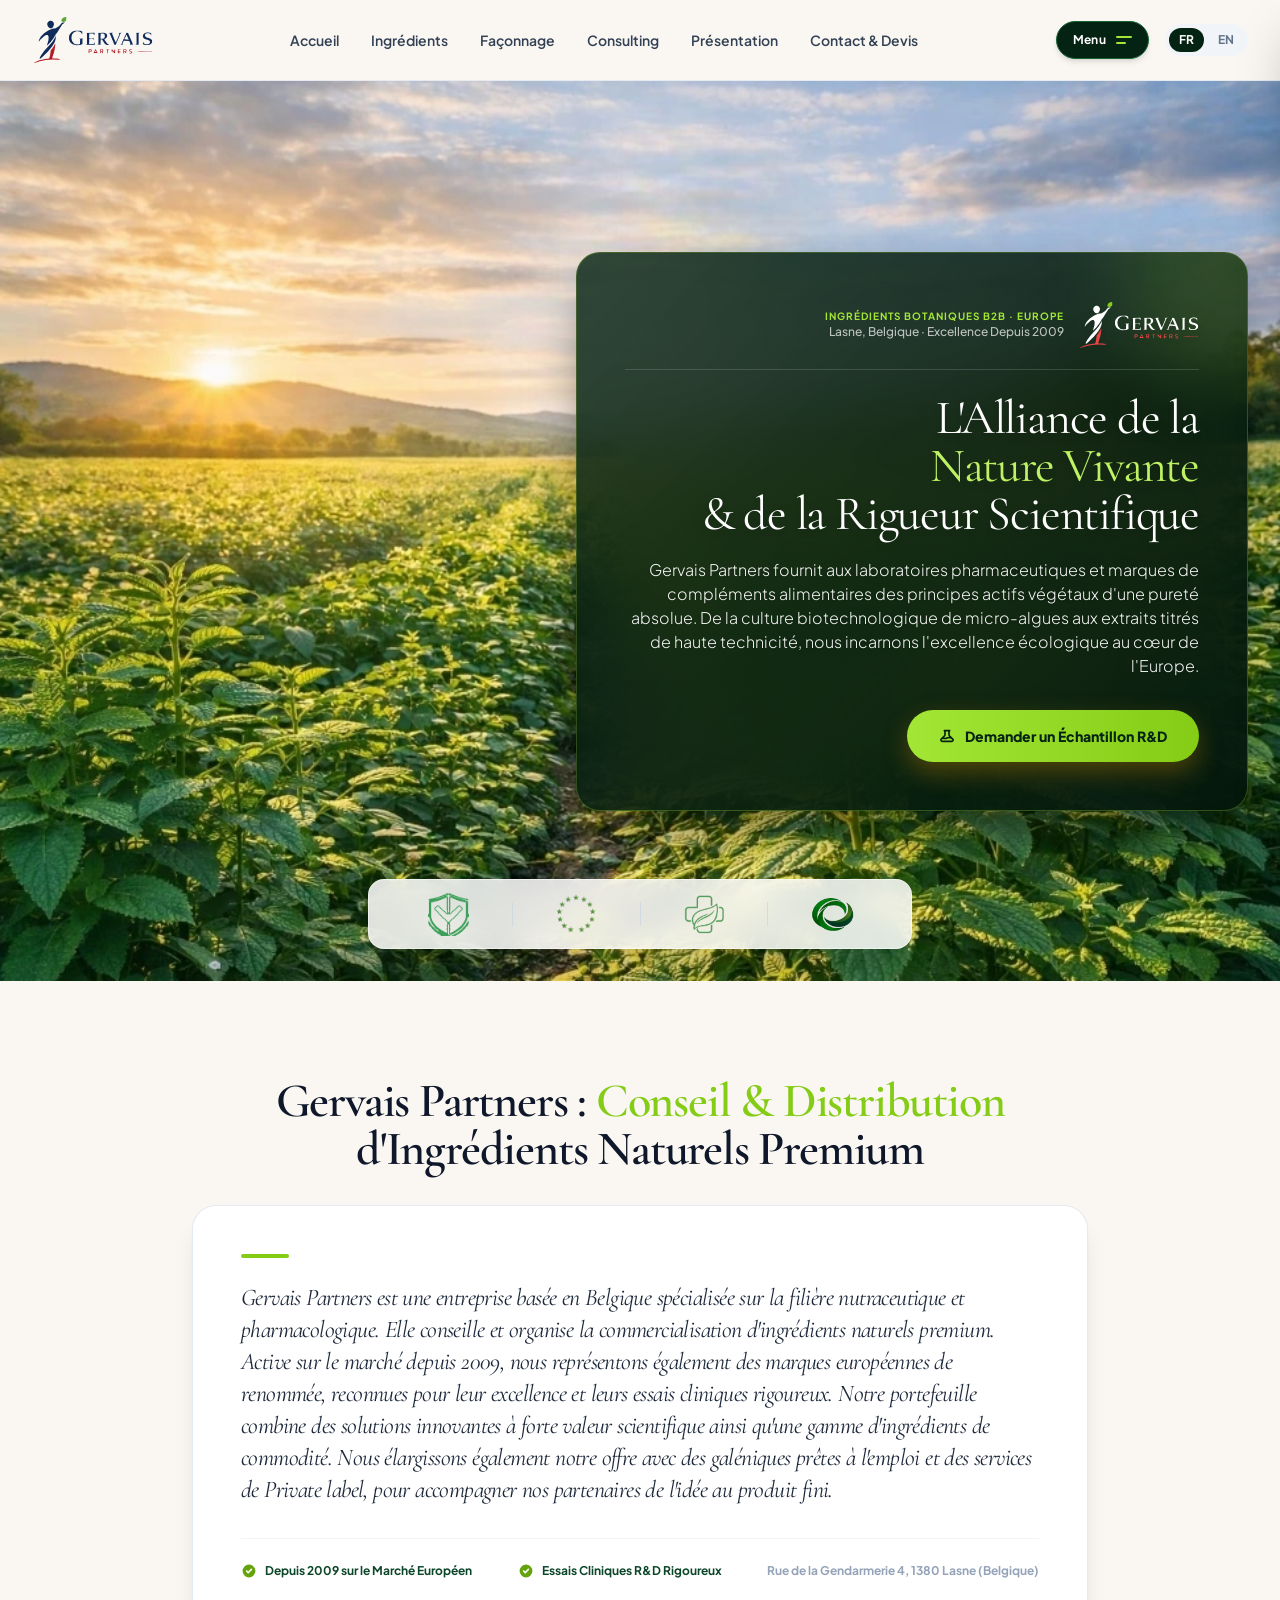
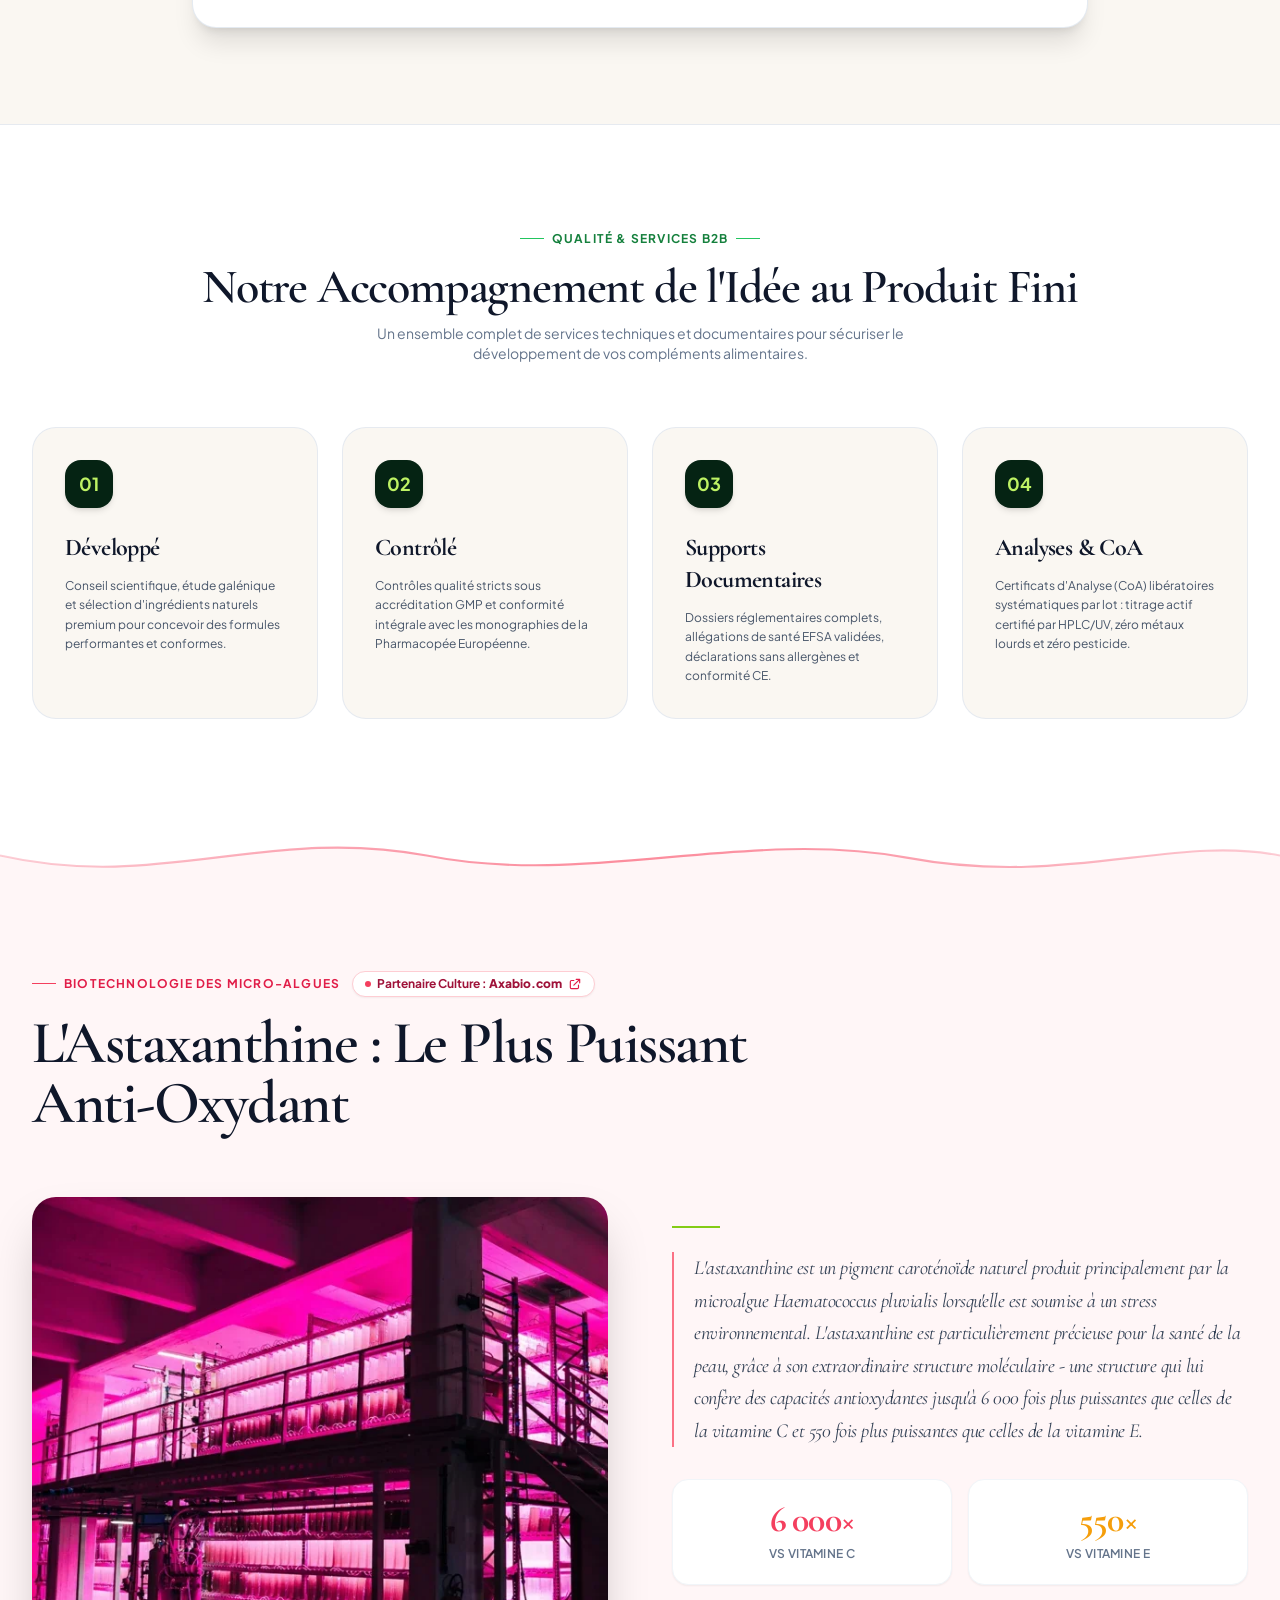
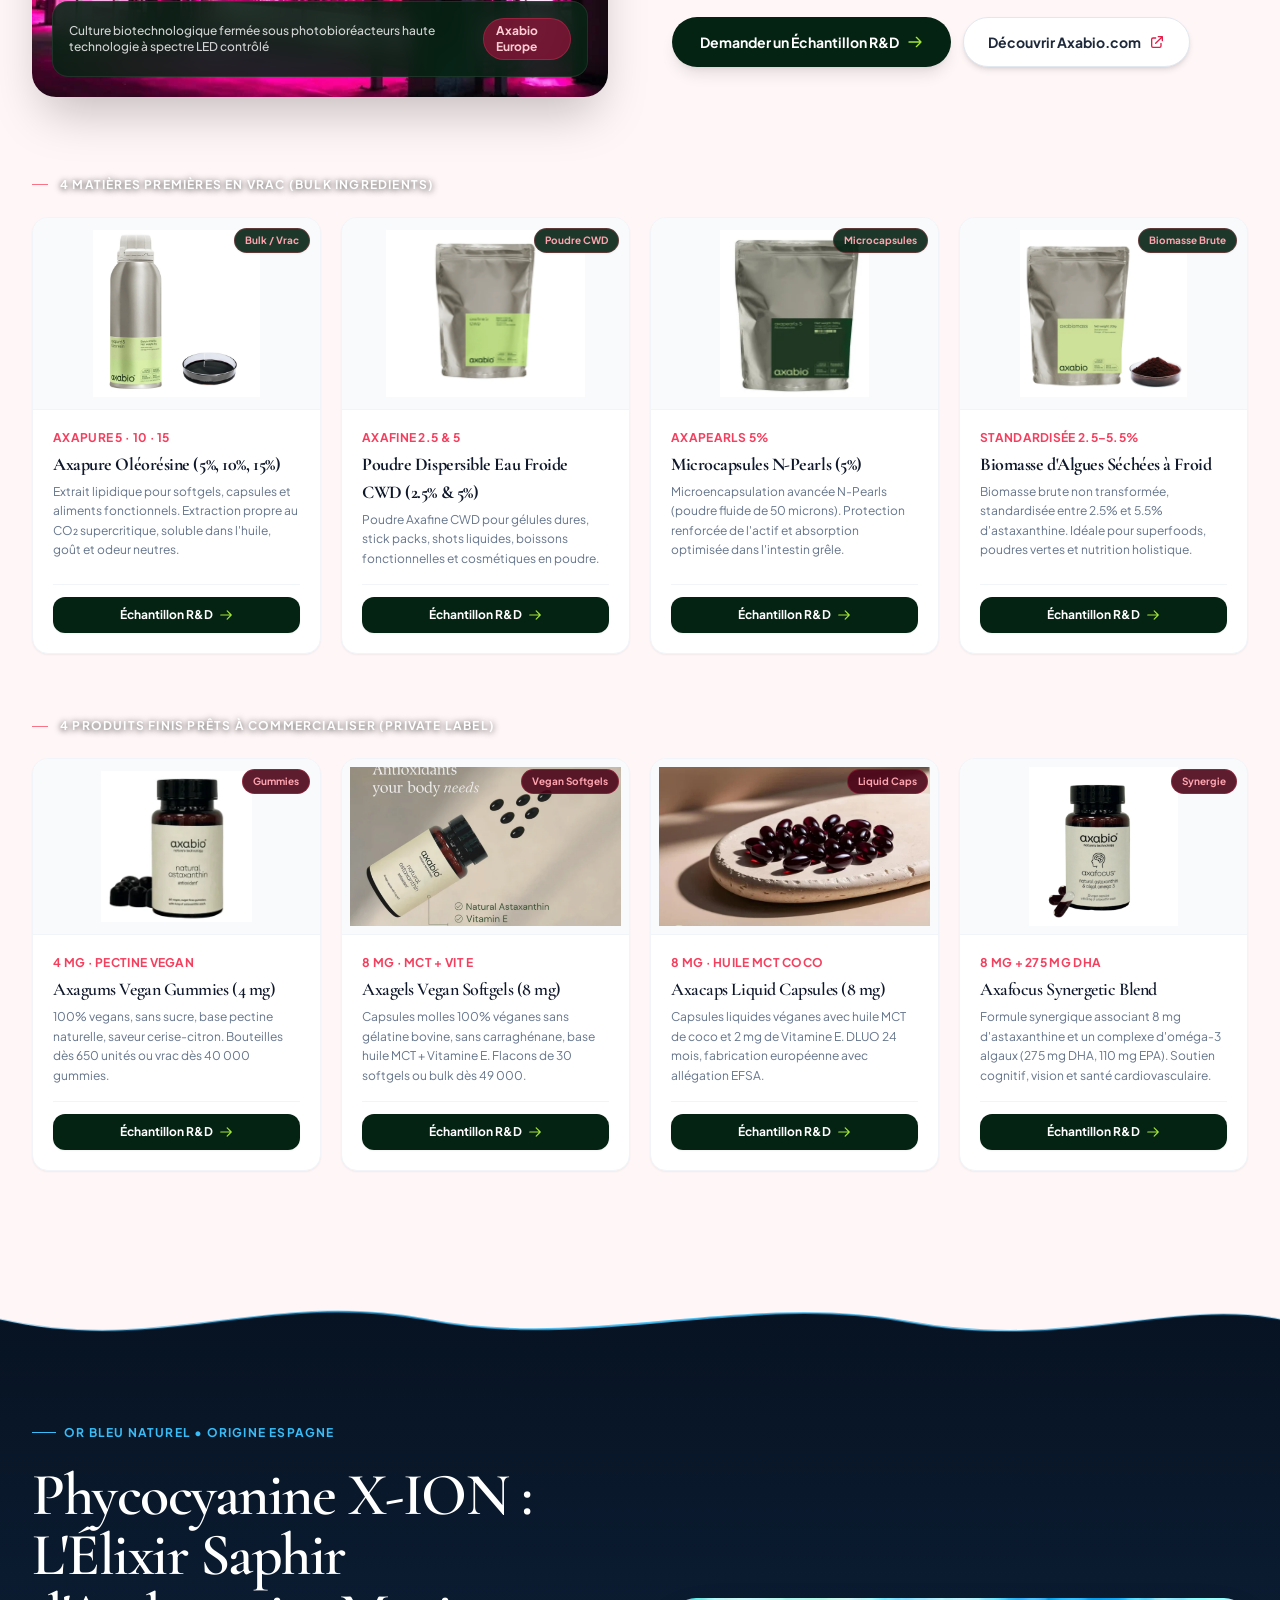
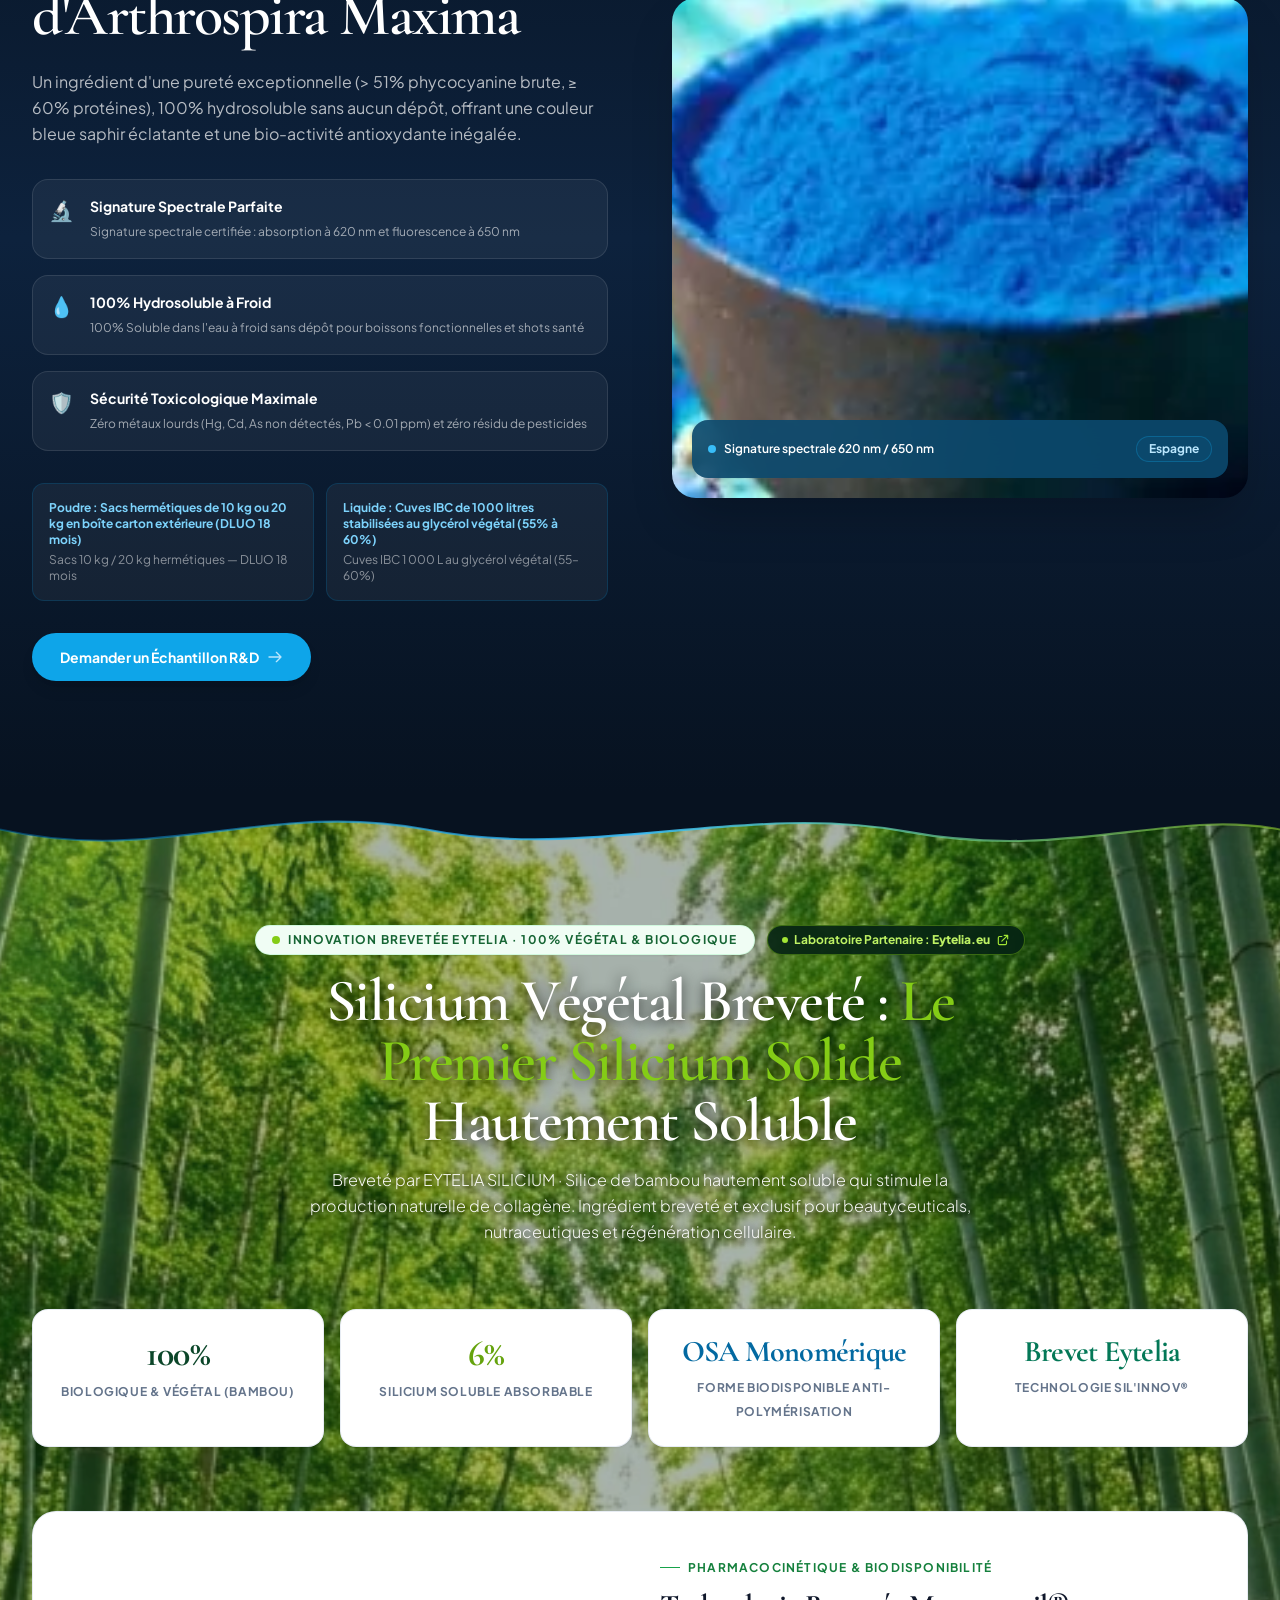
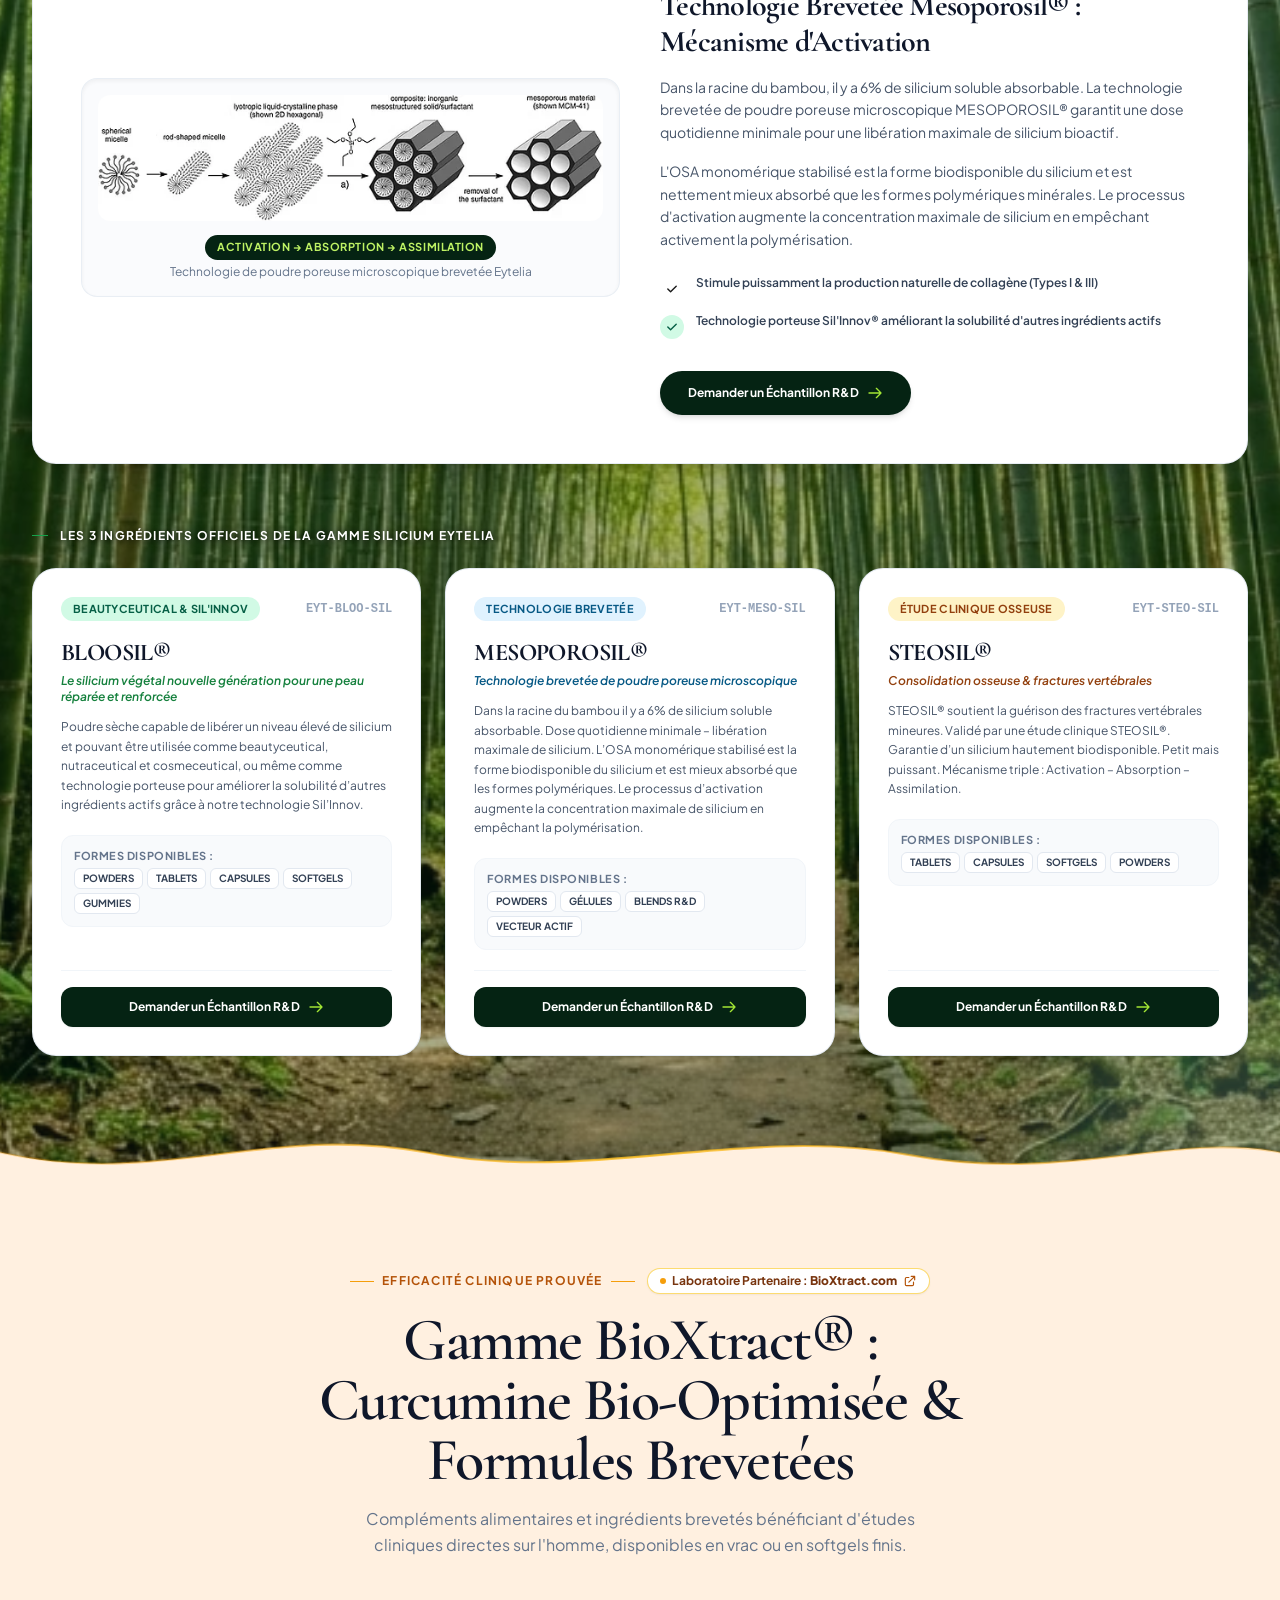
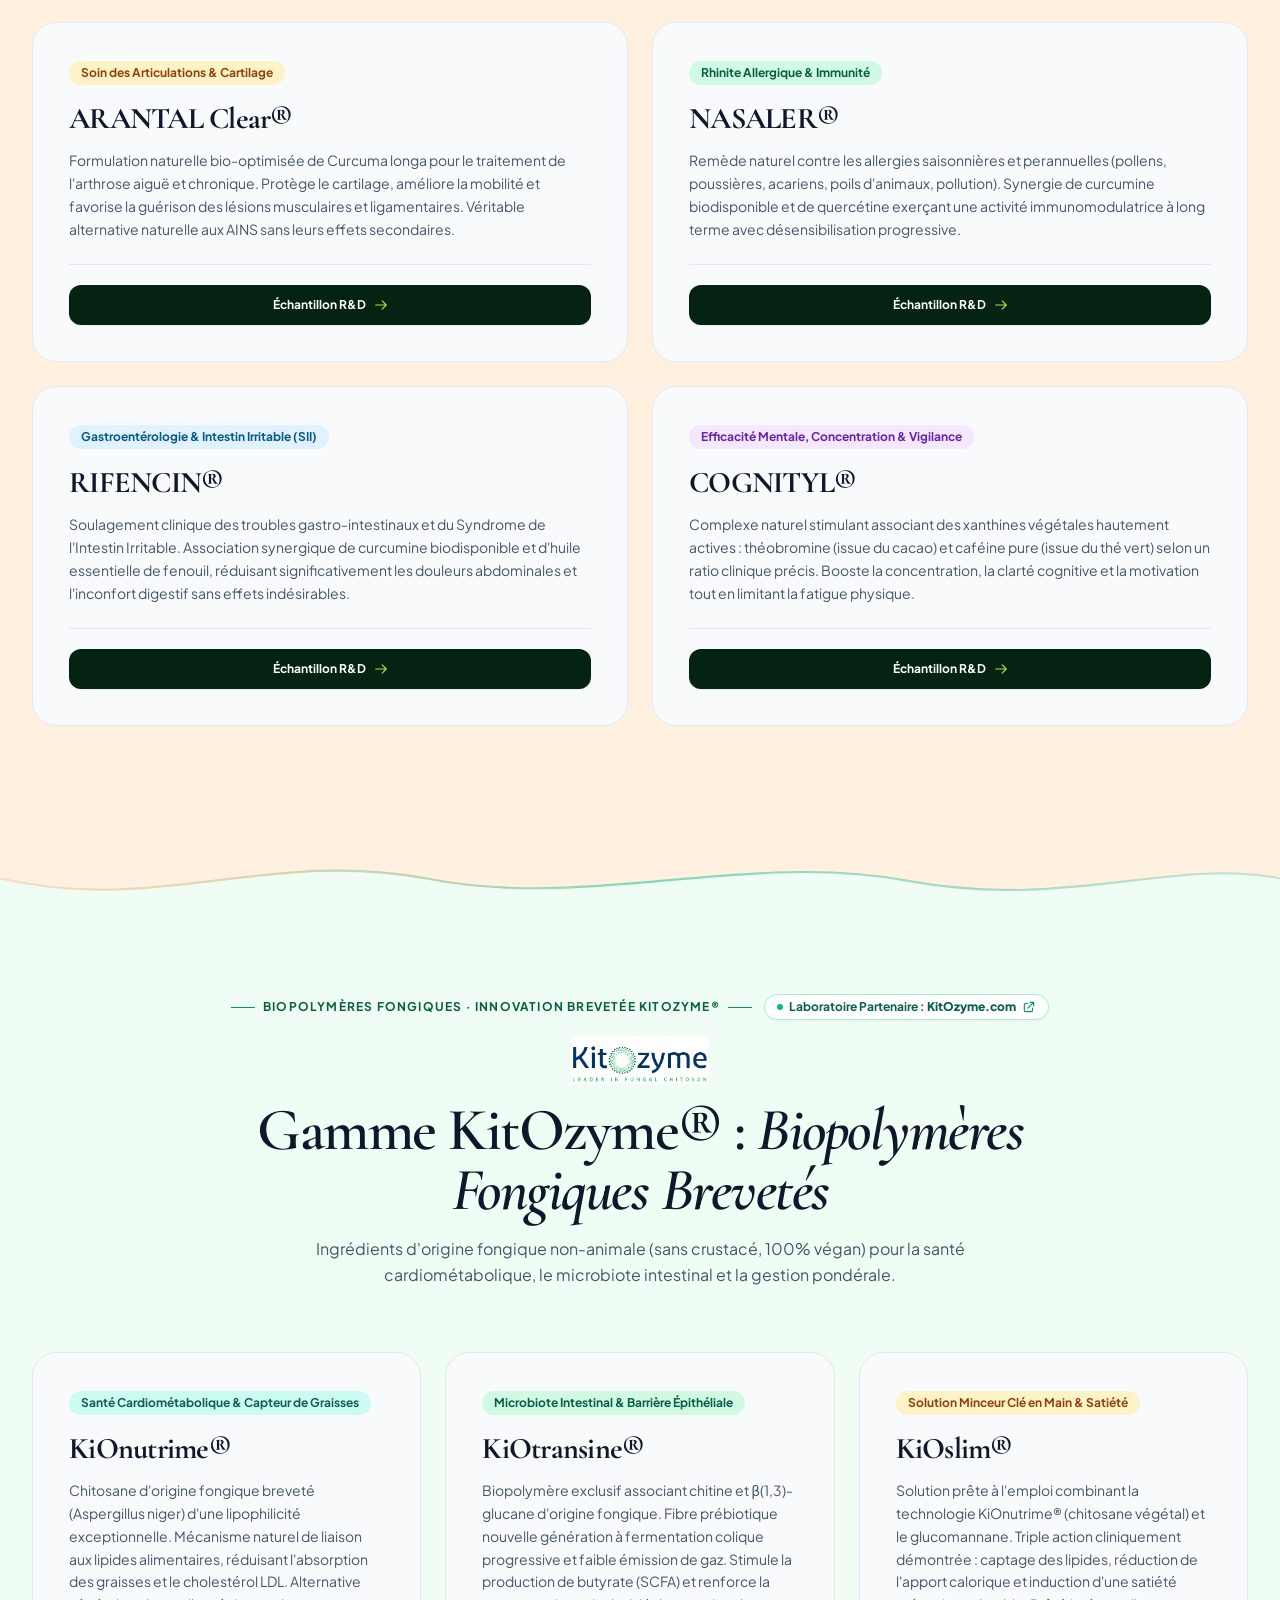
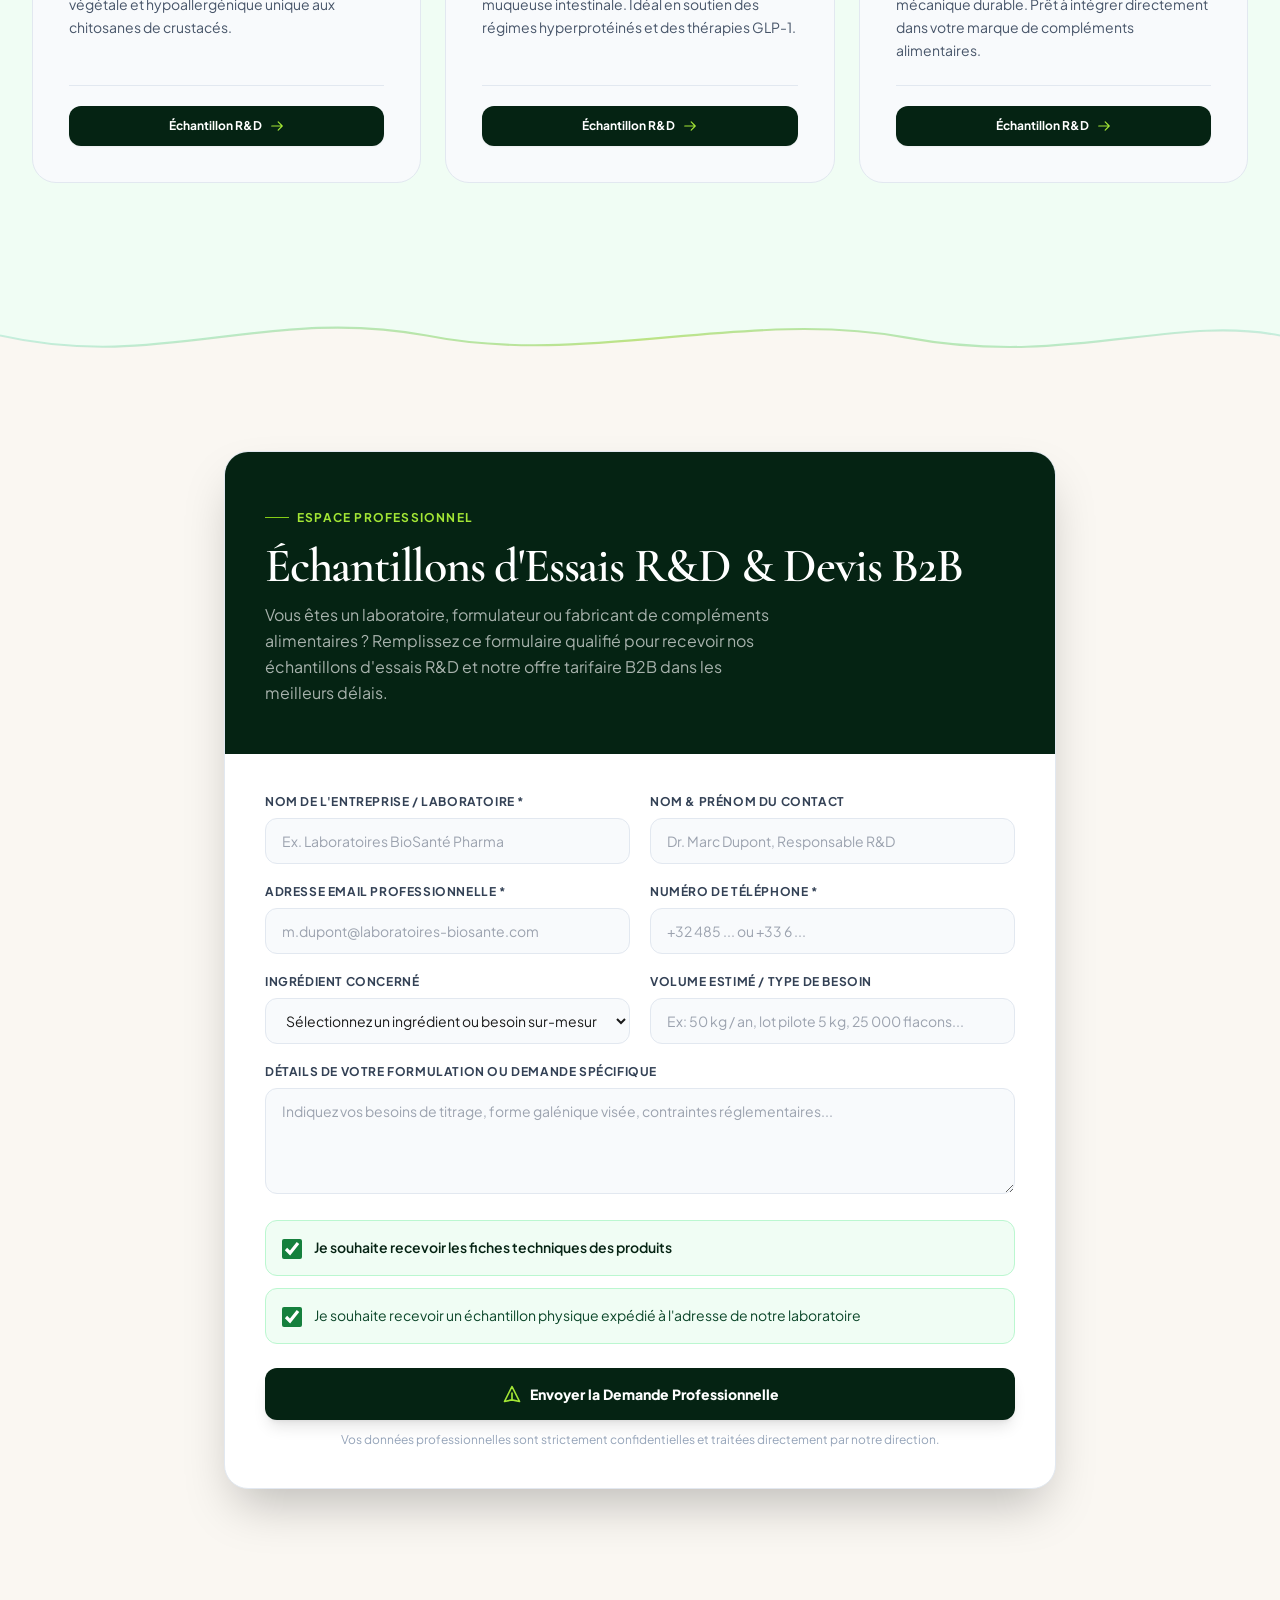
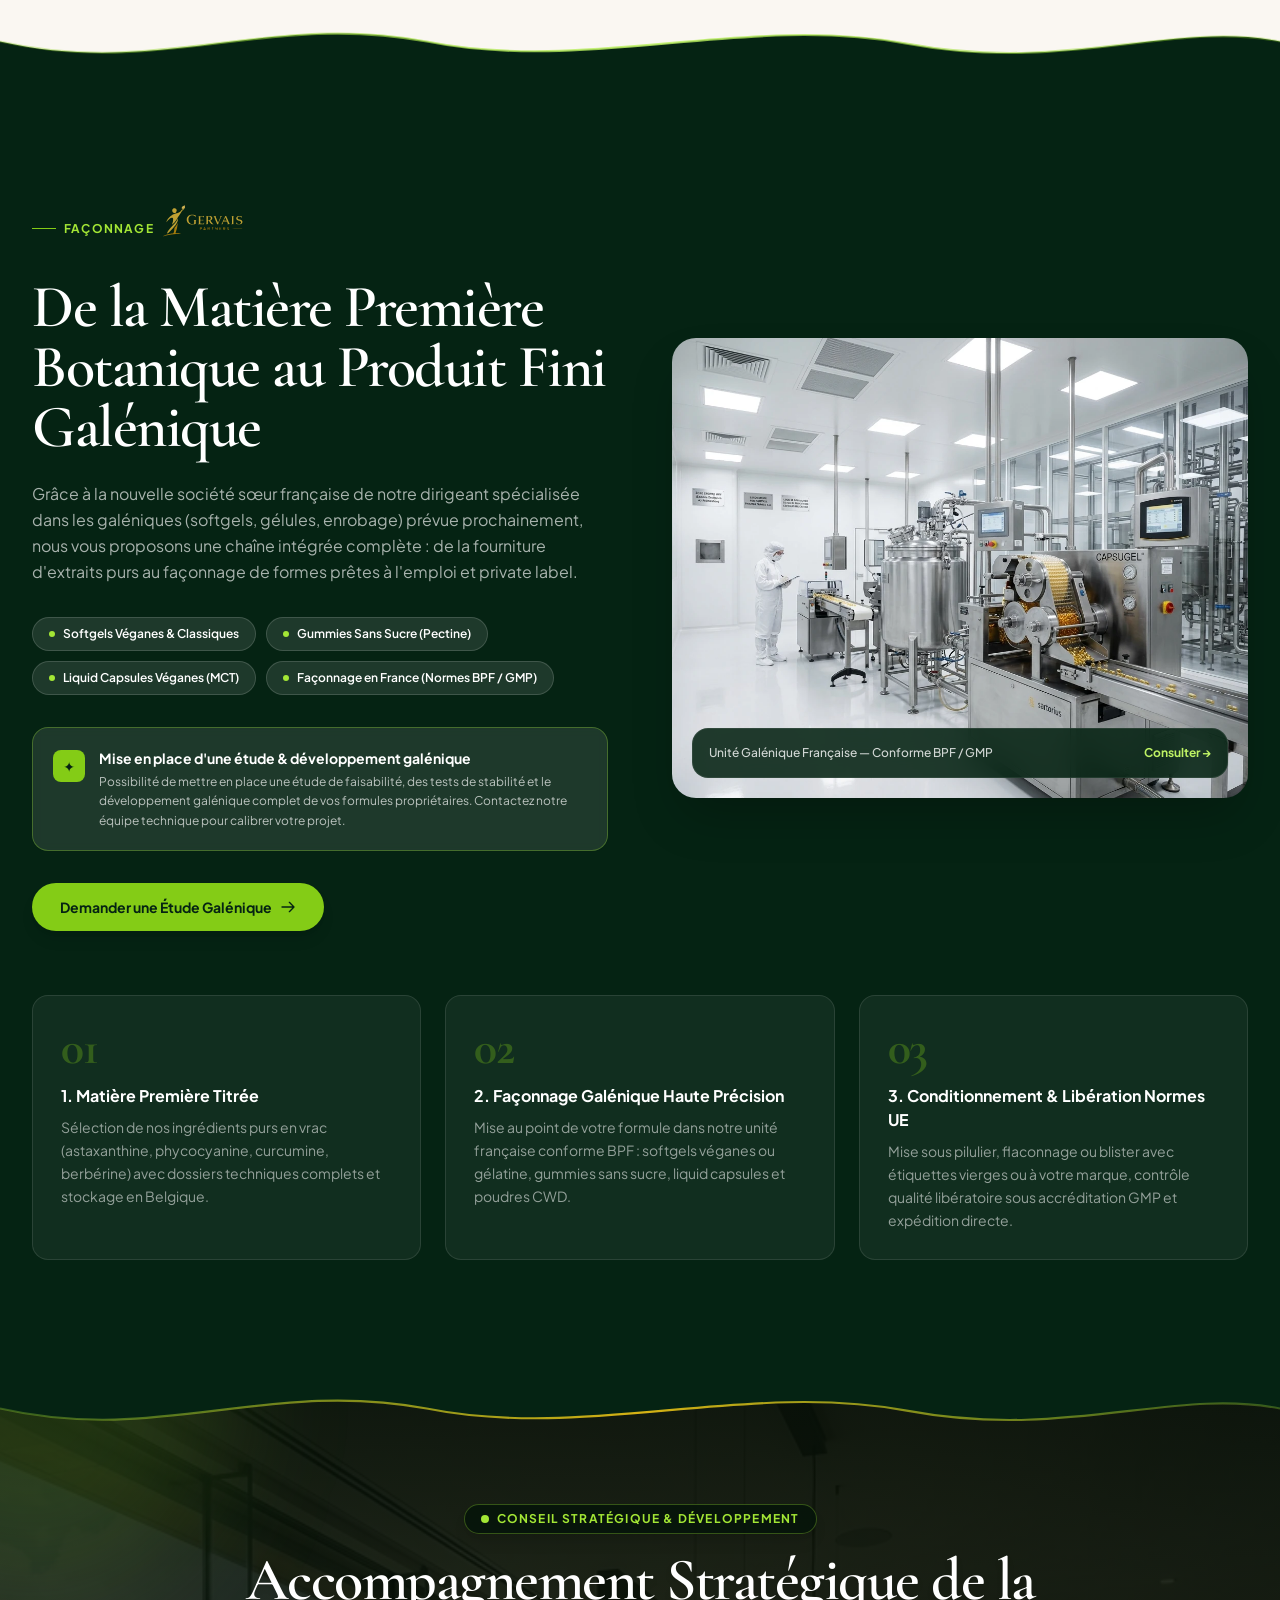
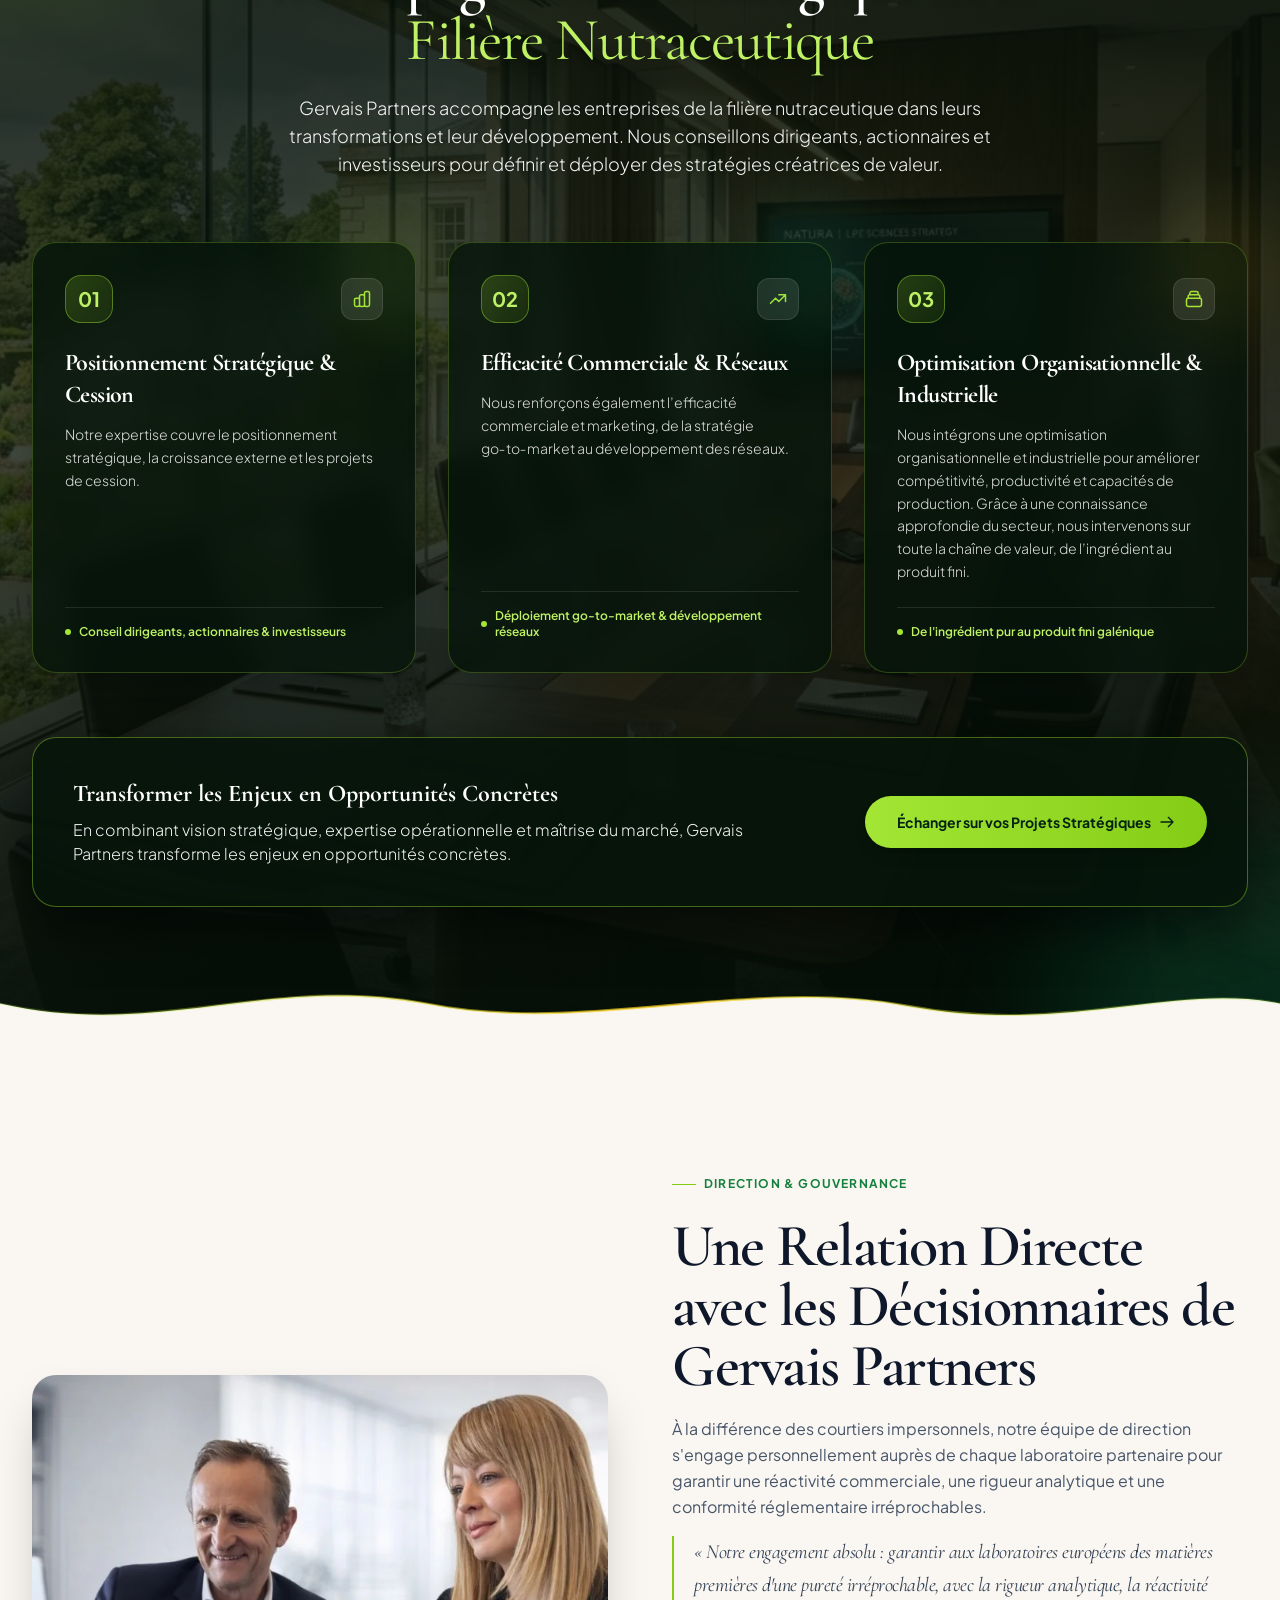
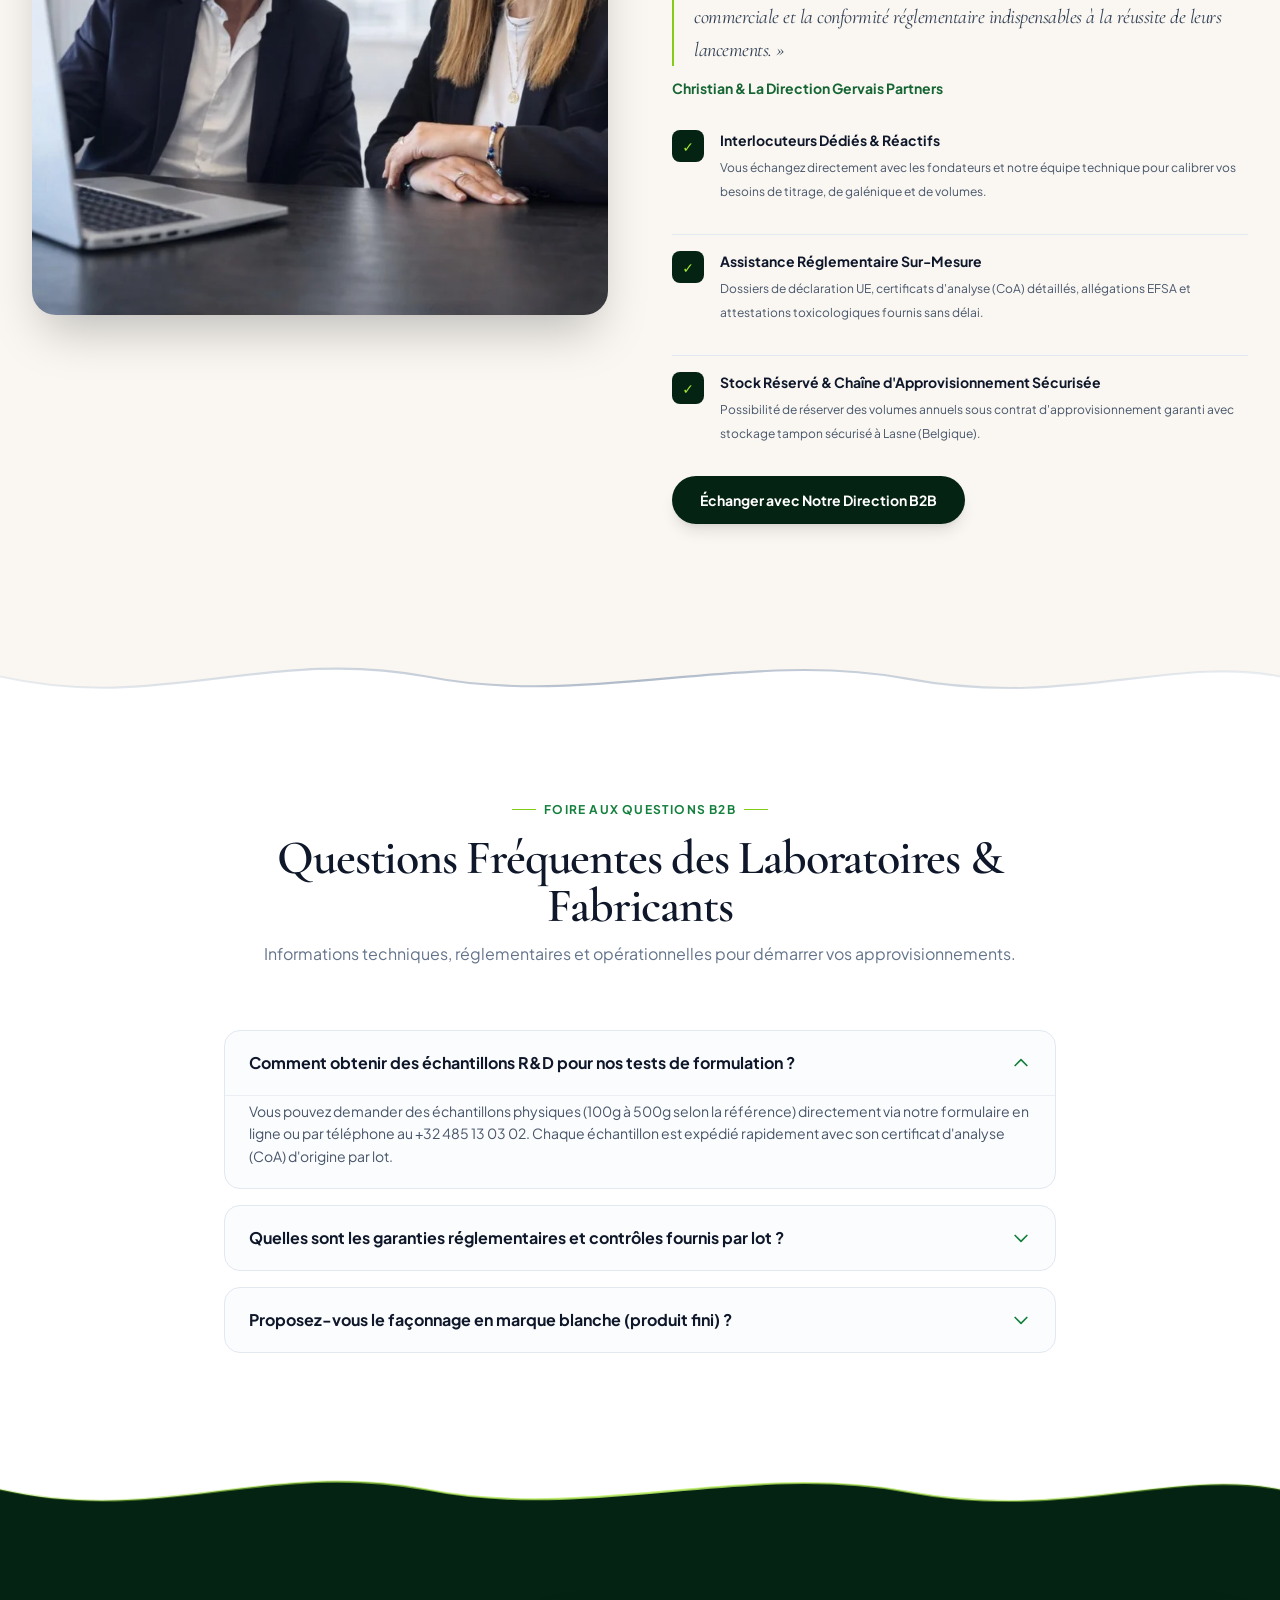
<file: index.html>
<!DOCTYPE html>
<html lang="fr" class="scroll-smooth">
<head>
  <script>
    try {
      sessionStorage.removeItem('gp_leaf_transition');
      const c = document.getElementById('botanicalLeafWindCanvas');
      if (c) c.remove();
    } catch(e) {}
  </script>

  <meta charset="UTF-8">
  <meta name="viewport" content="width=device-width, initial-scale=1.0">
  <title>Gervais Partners | Ingrédients Botaniques & Matières Premières B2B Europe</title>
  <meta name="description" content="Gervais Partners (ex-Nutryalis) : Fournisseur B2B européen d'ingrédients botaniques purs pour laboratoires pharmaceutiques & nutraceutiques. Astaxanthine Axabio, Phycocyanine X-ION >51%, Silicium Végétal Breveté Eytelia (BLOOSIL®, MESOPOROSIL®, STEOSIL®), Gamme BioXtract® clinique. Hub logistique 1380 Lasne, Belgique.">
  <meta name="keywords" content="ingrédients botaniques b2b, fournisseur nutraceutique europe, astaxanthine axabio haematococcus pluvialis, silicium vegetal eytelia, bloosil, mesoporosil, steosil, silice de bambou collagene, phycocyanine x-ion spiruline, bioxtract arantal clear arthrose, nasaler rhinite quercetine, rifencin intestin irritable, cognityl theobromine cafeine, berberine liposomale, façonnage galenique softgels france bpf gmp, gervais partners lasne belgique, nutryalis">
  <meta name="author" content="Gervais Partners SRL">
  <meta name="robots" content="index, follow, max-snippet:-1, max-image-preview:large, max-video-preview:-1">
  <meta name="theme-color" content="#052313">

  <link rel="canonical" href="https://gervaispartners.com/">

  <link rel="alternate" hreflang="fr" href="https://gervaispartners.com/?lang=fr">
  <link rel="alternate" hreflang="en" href="https://gervaispartners.com/?lang=en">
  <link rel="alternate" hreflang="x-default" href="https://gervaispartners.com/">

  <meta property="og:type" content="website">
  <meta property="og:url" content="https://gervaispartners.com/">
  <meta property="og:title" content="Gervais Partners | Ingrédients Botaniques d'Excellence B2B Europe">
  <meta property="og:description" content="Fournisseur européen de matières premières végétales titrées et micro-algues de haute pureté pour laboratoires pharmaceutiques. Astaxanthine Axabio, Phycocyanine X-ION, BioXtract®.">
  <meta property="og:image" content="https://gervaispartners.com/assets/images/nature-botanical-dew.jpg">
  <meta property="og:image:alt" content="Gervais Partners - Ingrédients Botaniques et Nutraceutiques d'Excellence">
  <meta property="og:site_name" content="Gervais Partners">
  <meta property="og:locale" content="fr_FR">
  <meta property="og:locale:alternate" content="en_US">

  <meta name="twitter:card" content="summary_large_image">
  <meta name="twitter:url" content="https://gervaispartners.com/">
  <meta name="twitter:title" content="Gervais Partners | Ingrédients Botaniques B2B Europe">
  <meta name="twitter:description" content="Fournisseur européen d'ingrédients botaniques titrés et micro-algues de haute pureté pour l'industrie pharmaceutique et nutraceutique. Hub Lasne, Belgique.">
  <meta name="twitter:image" content="https://gervaispartners.com/assets/images/nature-botanical-dew.jpg">

    <link rel="icon" type="image/svg+xml" href="assets/images/favicon.svg">
  <link rel="icon" type="image/png" sizes="48x48" href="assets/images/favicon-48x48.png">
  <link rel="icon" type="image/png" sizes="192x192" href="assets/images/favicon-192x192.png">
  <link rel="apple-touch-icon" sizes="180x180" href="assets/images/apple-touch-icon.png">
  <link rel="shortcut icon" href="favicon.ico">

  <link rel="preconnect" href="https://fonts.googleapis.com">
  <link rel="preconnect" href="https://fonts.gstatic.com" crossorigin>
  <link href="https://fonts.googleapis.com/css2?family=Cormorant+Garamond:ital,wght@0,400;0,500;0,600;0,700;1,400;1,600&family=Plus+Jakarta+Sans:wght@300;400;500;600;700;800&display=swap" rel="stylesheet">

  <script src="assets/css/tailwind.min.js"></script>
  <script>
    tailwind.config = {
      theme: {
        extend: {
          colors: {
            forest: { 50:'#f0fdf4',100:'#dcfce7',200:'#bbf7d0',300:'#86efac',400:'#4ade80',500:'#22c55e',600:'#16a34a',700:'#15803d',800:'#166534',900:'#0b4629',950:'#052313' },
            limegold: { 300:'#bef264',400:'#a3e635',500:'#84cc16',600:'#65a30d' },
            sapphire: { 400:'#38bdf8',500:'#0ea5e9',600:'#0284c7',900:'#0c4a6e' },
            cream: { DEFAULT:'#faf7f2', dark:'#f0ebe0' }
          },
          fontFamily: {
            sans: ['"Plus Jakarta Sans"','system-ui','sans-serif'],
            display: ['"Cormorant Garamond"','Georgia','serif']
          }
        }
      }
    }
  </script>
  <script>
    function toggleSidebarMenu(open) {
      var drawer = document.getElementById('sidebarDrawer');
      var backdrop = document.getElementById('sidebarBackdrop');
      if (!drawer || !backdrop) return;
      if (open) {
        backdrop.classList.remove('opacity-0', 'pointer-events-none');
        backdrop.classList.add('opacity-100', 'pointer-events-auto');
        drawer.classList.remove('translate-x-full');
        drawer.classList.add('translate-x-0');
        document.body.style.overflow = 'hidden';
      } else {
        backdrop.classList.add('opacity-0', 'pointer-events-none');
        backdrop.classList.remove('opacity-100', 'pointer-events-auto');
        drawer.classList.add('translate-x-full');
        drawer.classList.remove('translate-x-0');
        document.body.style.overflow = '';
      }
    }
    window.toggleSidebarMenu = toggleSidebarMenu;
  </script>

  <style>
    body { font-family: 'Plus Jakarta Sans', system-ui, sans-serif; background: #faf7f2; color: #1a1a1a; }
    .display { font-family: 'Cormorant Garamond', Georgia, serif; letter-spacing: -0.025em; line-height: 1.05; }
    .pulse-dot { display:inline-block; width:7px; height:7px; border-radius:50%; background:#84cc16; animation:pulse-glow 2s ease-in-out infinite; flex-shrink:0; }
    @keyframes pulse-glow { 0%,100%{box-shadow:0 0 0 0 rgba(132,204,22,0.5)} 50%{box-shadow:0 0 0 6px rgba(132,204,22,0)} }
    .reveal,.reveal-left,.reveal-right,.reveal-scale { opacity:1; transform:none; }
    .reveal { transform:translateY(16px); }
    .reveal-left { transform:translateX(-16px); }
    .reveal-right { transform:translateX(16px); }
    .reveal-scale { transform:scale(0.94); }
    .reveal.visible,.reveal-left.visible,.reveal-right.visible,.reveal-scale.visible { opacity:1; transform:none; }
    .delay-100{transition-delay:.1s} .delay-200{transition-delay:.2s} .delay-300{transition-delay:.3s} .delay-400{transition-delay:.4s}
    @keyframes float { 0%,100%{transform:translateX(-50%) translateY(0)} 50%{transform:translateX(-50%) translateY(-8px)} }
    .scroll-indicator { position:absolute; bottom:32px; left:50%; transform:translateX(-50%); display:flex; flex-direction:column; align-items:center; gap:8px; color:rgba(255,255,255,0.45); font-size:10px; letter-spacing:.1em; text-transform:uppercase; z-index:10; animation:float 3s ease-in-out infinite; }
    .scroll-line { width:1px; height:40px; background:linear-gradient(180deg,rgba(255,255,255,0.4),transparent); }
    .hero-bg-img { background-size:cover; background-position:left center; background-repeat:no-repeat; }
    #tdsModal.hidden { display:none !important; }
    #confirmationModal.hidden { display:none !important; }
    .map-container { background:radial-gradient(circle at 50%,#15202e,#060b13); border-radius:16px; overflow:hidden; }
    .filter-btn.active { background:#052313 !important; color:#fff !important; border-color:#052313 !important; }
    .product-card { transition:all .4s cubic-bezier(0.16,1,0.3,1); }
    .product-card:hover { transform:translateY(-8px); }
    .bx-card { position:relative; overflow:hidden; transition:all .4s cubic-bezier(0.16,1,0.3,1); }
    .bx-card::after { content:''; position:absolute; bottom:0; left:0; right:0; height:3px; background:#84cc16; transform:scaleX(0); transform-origin:left; transition:transform .4s cubic-bezier(0.16,1,0.3,1); }
    .bx-card:hover::after { transform:scaleX(1); }
    .bx-card:hover { transform:translateY(-6px); box-shadow:0 30px 60px rgba(0,0,0,0.1); }
    .img-zoom { overflow:hidden; }
    .img-zoom img { transition:transform 1.2s cubic-bezier(0.16,1,0.3,1); }
    .img-zoom:hover img { transform:scale(1.05); }
    .scrollbar-none::-webkit-scrollbar{display:none} .scrollbar-none{-ms-overflow-style:none;scrollbar-width:none}
    @media print { body *{visibility:hidden} #tdsModal,#tdsModal *{visibility:visible} #tdsModal{position:absolute;left:0;top:0;width:100%;padding:25px;background:#fff!important;color:#000!important} .no-print{display:none!important} .print-header,.print-footer{display:block!important} .tds-table td,.tds-table th{border:1px solid #cbd5e1!important;padding:8px 12px!important} }
  </style>

  <script type="application/ld+json">
  {
    "@context": "https://schema.org",
    "@graph": [
      {
        "@type": "Organization",
        "@id": "https://gervaispartners.com/#organization",
        "name": "Gervais Partners",
        "legalName": "Gervais Partners SRL",
        "alternateName": ["Nutryalis", "Gervais Partners Europe"],
        "url": "https://gervaispartners.com/",
        "sameAs": ["https://www.linkedin.com/in/christian-gervais-9a126817/"],
        "logo": "https://gervaispartners.com/assets/images/logo-gervais.png",
        "image": "https://gervaispartners.com/assets/images/nature-botanical-dew.webp",
        "description": "Distributeur et fournisseur B2B européen de matières premières végétales pures, micro-algues de haute pureté et principes actifs nutraceutiques et pharmaceutiques avec certification CoA par lot.",
        "telephone": "+32485130302",
        "address": {
          "@type": "PostalAddress",
          "streetAddress": "Rue de la Gendarmerie 4",
          "addressLocality": "Lasne",
          "postalCode": "1380",
          "addressRegion": "Brabant Wallon",
          "addressCountry": "BE"
        },
        "contactPoint": {
          "@type": "ContactPoint",
          "telephone": "+32485130302",
          "contactType": "Sales and Technical Support",
          "availableLanguage": ["French", "English"]
        },
        "areaServed": [
          { "@type": "AdministrativeArea", "name": "European Union" },
          { "@type": "Country", "name": "France" },
          { "@type": "Country", "name": "Belgium" },
          { "@type": "Country", "name": "Germany" },
          { "@type": "Country", "name": "Netherlands" },
          { "@type": "Country", "name": "Spain" },
          { "@type": "Country", "name": "Italy" },
          { "@type": "Country", "name": "Switzerland" }
        ],
        "knowsAbout": [
          "Haematococcus pluvialis Astaxanthin",
          "Arthrospira maxima Phycocyanin",
          "BioXtract Curcumin Formulations",
          "European Pharmacopoeia Ph. Eur. Compliance",
          "Liposomal Botanical Extracts",
          "Pharmaceutical Softgel Galenics"
        ]
      },
      {
        "@type": "WebSite",
        "@id": "https://gervaispartners.com/#website",
        "url": "https://gervaispartners.com/",
        "sameAs": ["https://www.linkedin.com/in/christian-gervais-9a126817/"],
        "name": "Gervais Partners",
        "publisher": { "@id": "https://gervaispartners.com/#organization" },
        "inLanguage": ["fr-FR", "en-US"]
      },
      {
        "@type": "BreadcrumbList",
        "@id": "https://gervaispartners.com/#breadcrumb",
        "itemListElement": [
          { "@type": "ListItem", "position": 1, "name": "Accueil", "item": "https://gervaispartners.com/" },
          { "@type": "ListItem", "position": 2, "name": "Astaxanthine Axabio", "item": "https://gervaispartners.com/#astaxanthin-showcase" },
          { "@type": "ListItem", "position": 3, "name": "Phycocyanine X-ION", "item": "https://gervaispartners.com/#phycocyanin-showcase" },
          { "@type": "ListItem", "position": 4, "name": "Silicium Végétal Eytelia", "item": "https://gervaispartners.com/#silicium-showcase" },
          { "@type": "ListItem", "position": 5, "name": "Gamme BioXtract®", "item": "https://gervaispartners.com/#bioxtract-showcase" },
          { "@type": "ListItem", "position": 5, "name": "Catalogue & TDS", "item": "https://gervaispartners.com/#products" },
          { "@type": "ListItem", "position": 6, "name": "Façonnage Galénique", "item": "https://gervaispartners.com/#galenic" },
          { "@type": "ListItem", "position": 7, "name": "Contact B2B", "item": "https://gervaispartners.com/#contact" }
        ]
      },
      {
        "@type": "ItemList",
        "@id": "https://gervaispartners.com/#products-list",
        "name": "Catalogue Ingrédients Botaniques Gervais Partners",
        "description": "Portefeuille officiel de matières premières végétales pures et principes actifs titrés avec fiches techniques TDS complètes.",
        "itemListElement": [
          {
            "@type": "Product",
            "position": 1,
            "name": "Astaxanthine Naturelle Axabio (Haematococcus pluvialis)",
            "image": "https://gervaispartners.com/assets/images/products/axabio-astaxanthin-gummies.webp",
            "description": "Caroténoïde antioxydant naturel 6000x supérieur à la vitamine C. Oléorésine CO2 supercritique 5-15%, poudre CWD soluble à froid, microcapsules N-Pearls et biomasse brute.",
            "sku": "AXA-BIO-ASTA",
            "category": "Micro-Algues & Antioxydants",
            "brand": { "@type": "Brand", "name": "Axabio" }
          },
          {
            "@type": "Product",
            "position": 2,
            "name": "Phycocyanine X-ION >51% Pureté Brute (Arthrospira maxima)",
            "image": "https://gervaispartners.com/assets/images/products/phycocyanine-blue.webp",
            "description": "Or bleu naturel issu de spiruline cultivée en Espagne. Pureté >51% phycobiliprotéines, protéines totales >=60%, 100% hydrosoluble à froid, signature spectrale 620/650nm.",
            "sku": "XION-PHYCO-51",
            "category": "Micro-Algues & Pigments Thérapeutiques",
            "brand": { "@type": "Brand", "name": "X-ION" }
          },
          {
            "@type": "Product",
            "position": 3,
            "name": "ARANTAL Clear® (Curcumine Bio-Optimisée pour Arthrose)",
            "image": "https://gervaispartners.com/assets/images/products/arantal-clear-joints.webp",
            "description": "Formule naturelle brevetée de Curcuma longa cliniquement validée sur l'arthrose aiguë et chronique. Protection directe du cartilage, amélioration de la mobilité sans effets secondaires AINS.",
            "sku": "BX-ARANTAL-CLR",
            "category": "Gamme BioXtract Clinique",
            "brand": { "@type": "Brand", "name": "BioXtract®" }
          },
          {
            "@type": "Product",
            "position": 4,
            "name": "NASALER® (Curcumine + Quercétine pour Rhinite Allergique)",
            "image": "https://gervaispartners.com/assets/images/products/nasaler-allergy-relief.webp",
            "description": "Complexe synergique curcumine biodisponible et quercétine purifiée pour les allergies saisonnières et perannuelles avec désensibilisation immunitaire progressive.",
            "sku": "BX-NASALER-ALL",
            "category": "Gamme BioXtract Clinique",
            "brand": { "@type": "Brand", "name": "BioXtract®" }
          },
          {
            "@type": "Product",
            "position": 5,
            "name": "RIFENCIN® (Curcumine + Fenouil pour Syndrome de l'Intestin Irritable)",
            "image": "https://gervaispartners.com/assets/images/products/rifencin-gut-comfort.webp",
            "description": "Soulagement clinique du Syndrome de l'Intestin Irritable (SII) associant curcumine à haute absorption et huile essentielle de fenouil pure.",
            "sku": "BX-RIFENCIN-GUT",
            "category": "Gamme BioXtract Clinique",
            "brand": { "@type": "Brand", "name": "BioXtract®" }
          },
          {
            "@type": "Product",
            "position": 6,
            "name": "COGNITYL® (Théobromine & Caféine Végétale Focus Mental)",
            "image": "https://gervaispartners.com/assets/images/products/cognityl-mental-focus.webp",
            "description": "Synergie de xanthines végétales naturelles (cacao et thé vert) cliniquement dosées pour la clarté cognitive, la mémoire et la concentration sans excitation rebond.",
            "sku": "BX-COGNITYL-MNT",
            "category": "Gamme BioXtract Clinique",
            "brand": { "@type": "Brand", "name": "BioXtract®" }
          },
          {
            "@type": "Product",
            "position": 7,
            "name": "BLOOSIL® (Silicium Végétal Nouvelle Génération Peau & Collagène)",
            "image": "https://gervaispartners.com/assets/images/products/bloosil-vegetal-silicon.webp",
            "description": "Le premier silicium solide d'origine végétale 100% biologique, hautement soluble breveté par Eytelia. Poudre sèche beautyceutical et technologie porteuse Sil'Innov.",
            "sku": "EYT-BLOO-SIL",
            "category": "Silicium Végétal Breveté",
            "brand": { "@type": "Brand", "name": "Eytelia" }
          },
          {
            "@type": "Product",
            "position": 8,
            "name": "MESOPOROSIL® (Poudre Poreuse Microscopique Silicium 6%)",
            "image": "https://gervaispartners.com/assets/images/products/mesoporosil-porous-silicon.webp",
            "description": "Technologie brevetée de poudre poreuse microscopique issue de racine de bambou (6% silicium soluble absorbable). Dose minimale pour libération maximale d'OSA monomérique.",
            "sku": "EYT-MESO-SIL",
            "category": "Silicium Végétal Breveté",
            "brand": { "@type": "Brand", "name": "Eytelia" }
          },
          {
            "@type": "Product",
            "position": 9,
            "name": "STEOSIL® (Silicium Clinique Réparation Fractures Vertébrales)",
            "image": "https://gervaispartners.com/assets/images/products/steosil-clinical-formula.webp",
            "description": "Formule brevetée soutenant la guérison des fractures vertébrales mineures. Validé par étude clinique STEOSIL. Silicium hautement biodisponible (Activation, Absorption, Assimilation).",
            "sku": "EYT-STEO-SIL",
            "category": "Silicium Végétal Breveté",
            "brand": { "@type": "Brand", "name": "Eytelia" }
          }
        ]
      },
      {
        "@type": "FAQPage",
        "@id": "https://gervaispartners.com/#faq",
        "mainEntity": [
          {
            "@type": "Question",
            "name": "Comment commander un échantillon R&D pour notre laboratoire ?",
            "acceptedAnswer": {
              "@type": "Answer",
              "text": "Vous pouvez demander un échantillon physique d'essai (de 100g à 500g selon l'ingrédient) directement via notre formulaire B2B en ligne ou par téléphone au +32 485 13 03 02. Les échantillons sont expédiés sous délais maîtrisés avec leur certificat d'analyse (CoA) complet par lot."
            }
          },
          {
            "@type": "Question",
            "name": "Quels sont les délais de livraison pour les laboratoires en Europe ?",
            "acceptedAnswer": {
              "@type": "Answer",
              "text": "Grâce à notre hub logistique centralisé situé à Lasne (Belgique), nous assurons des livraisons en délais maîtrisés et sous température dirigée pour le Benelux, la France, l'Allemagne et l'ensemble de l'Union Européenne."
            }
          },
          {
            "@type": "Question",
            "name": "Quels documents réglementaires et qualité accompagnent chaque livraison ?",
            "acceptedAnswer": {
              "@type": "Answer",
              "text": "Chaque lot est accompagné d'un Certificat d'Analyse (CoA) officiel comprenant : identification chromatographique (HPLC/UV), teneur en principe actif titré, screening des métaux lourds (Pb, Cd, Hg, As), recherche multi-résidus de pesticides conforme règlement n° 396/2005, contrôle microbiologique conforme Pharmacopée Européenne et attestation 100% sans OGM."
            }
          },
          {
            "@type": "Question",
            "name": "Proposez-vous le façonnage galénique de produits finis (marque blanche) ?",
            "acceptedAnswer": {
              "@type": "Answer",
              "text": "Oui. En partenariat avec notre unité industrielle en France certifiée BPF/GMP, nous prenons en charge la fabrication complète de vos compléments alimentaires : softgels véganes ou classiques, gummies sans sucre à base de pectine, liquid capsules véganes et mise en flacon ou pilulier à votre marque."
            }
          },
          {
            "@type": "Question",
            "name": "Quelles sont les quantités minimales de commande (MOQ) ?",
            "acceptedAnswer": {
              "@type": "Answer",
              "text": "En matières premières en vrac, le MOQ commence dès 5 kg ou 10 kg selon les références. Pour les produits finis galéniques (softgels, gummies), les lots pilotes débutent dès 650 flacons ou 40 000 capsules pour tester vos marchés en toute souplesse."
            }
          }
        ]
      }
    ]
  }
  </script>
</head>
<body class="antialiased overflow-x-hidden">

  <header id="siteNav" class="sticky top-0 z-40 transition-all border-b border-slate-200/80" style="background:rgba(250,247,242,0.96);backdrop-filter:blur(20px)">
    <div class="max-w-7xl mx-auto px-4 sm:px-8 h-20 flex items-center justify-between gap-6">

      <a href="index.html" class="flex-shrink-0" title="Gervais Partners - Accueil">
        <img src="assets/images/logo-gervais.svg" alt="Gervais Partners - Ingrédients Botaniques B2B" class="h-11 sm:h-12 w-auto object-contain hover:opacity-90 transition">
      </a>

      <nav class="hidden lg:flex items-center gap-7 xl:gap-8 font-semibold text-sm text-slate-700" aria-label="Navigation Principale">
        <a href="index.html" class="hover:text-forest-950 transition" data-i18n="nav.home">Accueil</a>
        <a href="index.html#astaxanthin-showcase" class="hover:text-forest-950 transition" data-i18n="nav.ingredients">Ingrédients</a>
        <a href="index.html#galenic" class="hover:text-forest-950 transition" data-i18n="nav.galenic">Façonnage</a>
        <a href="index.html#consulting" class="hover:text-forest-950 transition" data-i18n="nav.consulting">Consulting</a>
        <a href="index.html#leadership" class="hover:text-forest-950 transition" data-i18n="nav.about">À Propos</a>
        <a href="index.html#contact" class="hover:text-forest-950 transition" data-i18n="nav.contact">Contact</a>
      </nav>

      <div class="flex items-center gap-3 sm:gap-4">

        <button id="sidebarToggleBtn" onclick="toggleSidebarMenu(true)" class="inline-flex items-center gap-2.5 bg-forest-950 text-white hover:bg-forest-800 px-4 py-2.5 rounded-full font-bold text-xs transition-all shadow-md hover:shadow-lg border border-forest-800 group" aria-label="Ouvrir le menu latéral">
          <span class="tracking-wide">Menu</span>
          <div class="flex flex-col gap-1 w-4">
            <span class="w-4 h-0.5 bg-limegold-400 rounded-full transition-all group-hover:bg-white"></span>
            <span class="w-2.5 h-0.5 bg-limegold-400 rounded-full transition-all group-hover:w-4 group-hover:bg-white"></span>
          </div>
        </button>

        <div class="flex items-center bg-slate-100 p-1 rounded-full text-xs font-bold gap-1" role="group" aria-label="Changement de langue">
          <button type="button" class="lang-btn px-2.5 py-1 rounded-full transition bg-forest-950 text-white" data-lang="fr" aria-label="Passer en Français">FR</button>
          <button type="button" class="lang-btn px-2.5 py-1 rounded-full transition text-slate-500 hover:bg-slate-200" data-lang="en" aria-label="Switch to English">EN</button>
        </div>

      </div>
    </div>
  </header>

  <div id="sidebarBackdrop" onclick="toggleSidebarMenu(false)" class="fixed inset-0 bg-slate-950/70 backdrop-blur-sm z-50 opacity-0 pointer-events-none transition-opacity duration-300" aria-hidden="true"></div>

  <aside id="sidebarDrawer" class="fixed top-0 right-0 bottom-0 w-full sm:w-[460px] z-50 bg-forest-950 text-white shadow-2xl transform translate-x-full transition-transform duration-300 ease-out flex flex-col justify-between overflow-y-auto border-l border-white/10" aria-label="Menu Latéral de Navigation">

    <div class="p-6 border-b border-white/10 flex items-center justify-between sticky top-0 bg-forest-950/95 backdrop-blur-md z-10">
      <a href="index.html" onclick="toggleSidebarMenu(false)" title="Gervais Partners">
        <img src="assets/images/logo-gervais-dark.svg" alt="Gervais Partners" class="h-9 w-auto">
      </a>
      <button onclick="toggleSidebarMenu(false)" class="w-10 h-10 rounded-full bg-white/10 hover:bg-white/20 text-white flex items-center justify-center transition hover:rotate-90" aria-label="Fermer le menu">
        <svg class="w-5 h-5" fill="none" stroke="currentColor" viewBox="0 0 24 24"><path stroke-linecap="round" stroke-linejoin="round" stroke-width="2" d="M6 18L18 6M6 6l12 12"/></svg>
      </button>
    </div>

    <div class="p-6 space-y-8 flex-1">

      <div>
        <span class="text-[11px] font-bold uppercase tracking-widest text-limegold-400 block mb-3">Les Gammes d'Ingrédients Exclusifs</span>
        <ul class="space-y-2 text-sm">
          <li>
            <a href="astaxanthine.html" class="flex items-center justify-between p-3 rounded-xl bg-limegold-400/20 border border-limegold-400/50 text-white font-bold hover:bg-limegold-400 hover:text-forest-950 transition group">
              <span class="flex items-center gap-2">
                <span class="w-2 h-2 rounded-full bg-rose-500 animate-pulse"></span>
                <span>Astaxanthine Axabio 6000× (Vedette)</span>
              </span>
              <span class="text-xs font-bold group-hover:translate-x-1 transition-all">→</span>
            </a>
          </li>
          <li>
            <a href="silicium-vegetal.html" class="flex items-center justify-between p-2.5 rounded-xl hover:bg-white/5 transition text-white/90 hover:text-limegold-300 group">
              <span class="font-medium" data-i18n="drawer.p3">Silicium Végétal Eytelia (Bloosil, Steosil)</span>
              <span class="text-xs text-white/40 group-hover:text-limegold-400 group-hover:translate-x-1 transition-all">→</span>
            </a>
          </li>
          <li>
            <a href="bioxtract.html" class="flex items-center justify-between p-2.5 rounded-xl hover:bg-white/5 transition text-white/90 hover:text-limegold-300 group">
              <span class="font-medium" data-i18n="drawer.p4">Gamme Clinique BioXtract® (Curcumine)</span>
              <span class="text-xs text-white/40 group-hover:text-limegold-400 group-hover:translate-x-1 transition-all">→</span>
            </a>
          </li>
          <li>
            <a href="kitozyme.html" class="flex items-center justify-between p-2.5 rounded-xl hover:bg-white/5 transition text-white/90 hover:text-limegold-300 group">
              <span class="font-medium" data-i18n="drawer.p5">Biopolymères Fongiques KitOzyme® (KiOnutrime, KiOtransine, KiOslim)</span>
              <span class="text-xs text-white/40 group-hover:text-limegold-400 group-hover:translate-x-1 transition-all">→</span>
            </a>
          </li>
          <li>
            <a href="index.html#consulting" onclick="toggleSidebarMenu(false)" class="flex items-center justify-between p-2.5 rounded-xl hover:bg-white/5 transition text-white/90 hover:text-limegold-300 group">
              <span class="font-bold text-limegold-300" data-i18n="drawer.consulting">Consulting Stratégique &amp; M&amp;A</span>
              <span class="text-xs text-white/40 group-hover:text-limegold-400 group-hover:translate-x-1 transition-all">→</span>
            </a>
          </li>
          <li>
            <a href="faconnage-galenique.html" class="flex items-center justify-between p-2.5 rounded-xl hover:bg-white/5 transition text-white/90 hover:text-limegold-300 group">
              <span class="font-medium" data-i18n="drawer.galenic">Façonnage Galénique France (BPF/GMP)</span>
              <span class="text-xs text-white/40 group-hover:text-limegold-400 group-hover:translate-x-1 transition-all">→</span>
            </a>
          </li>
        </ul>
      </div>

      <div>
        <span class="text-[11px] font-bold uppercase tracking-widest text-limegold-400 block mb-3" data-i18n="drawer.catServices">Entreprise &amp; Contact</span>
        <ul class="space-y-1.5 text-sm">
          <li>
            <a href="a-propos.html" class="flex items-center justify-between p-2.5 rounded-xl hover:bg-white/5 transition text-white/90 hover:text-limegold-300 group">
              <span class="font-medium" data-i18n="drawer.about">Présentation Gervais Partners &amp; Hub Lasne</span>
              <span class="text-xs text-white/40 group-hover:text-limegold-400 group-hover:translate-x-1 transition-all">→</span>
            </a>
          </li>
          <li>
            <a href="contact.html" class="flex items-center justify-between p-2.5 rounded-xl hover:bg-white/5 transition text-white/90 hover:text-limegold-300 group">
              <span class="font-medium" data-i18n="drawer.contact">Demandes d'Échantillons R&amp;D &amp; Devis</span>
              <span class="text-xs text-white/40 group-hover:text-limegold-400 group-hover:translate-x-1 transition-all">→</span>
            </a>
          </li>
        </ul>
      </div>

      <div class="bg-white/5 rounded-2xl p-4 border border-white/10">
        <span class="text-[11px] font-bold uppercase tracking-widest text-limegold-400 block mb-2" data-i18n="drawer.catContact">Siège &amp; Accès Direct</span>
        <p class="text-xs text-white/70 mb-2" data-i18n="drawer.address">Rue de la Gendarmerie 4, 1380 Lasne (Belgique)</p>
        <a href="tel:+32485130302" class="inline-flex items-center gap-2 text-white font-bold text-sm hover:text-limegold-400 transition mb-3">
          <svg class="w-4 h-4 text-limegold-400" fill="none" stroke="currentColor" viewBox="0 0 24 24"><path stroke-linecap="round" stroke-linejoin="round" stroke-width="2" d="M3 5a2 2 0 012-2h3.28a1 1 0 01.948.684l1.498 4.493a1 1 0 01-.502 1.21l-2.257 1.13a11.042 11.042 0 005.516 5.516l1.13-2.257a1 1 0 011.21-.502l4.493 1.498a1 1 0 01.684.949V19a2 2 0 01-2 2h-1C9.716 21 3 14.284 3 6V5z"/></svg>
          <span data-i18n="drawer.phone">+32 485 13 03 02</span>
        </a>
        <a href="#location" onclick="toggleSidebarMenu(false)" class="block text-xs text-limegold-400 hover:underline" data-i18n="drawer.mapsLink">
          Voir sur Google Maps ↗
        </a>
      </div>

    </div>

    <div class="p-6 border-t border-white/10 bg-forest-950/95 space-y-3 sticky bottom-0">
      <a href="#contact" onclick="toggleSidebarMenu(false)" class="w-full flex items-center justify-center gap-2 bg-limegold-500 hover:bg-limegold-400 text-forest-950 font-bold text-sm py-3.5 px-5 rounded-xl transition shadow-lg" data-i18n="drawer.requestSampleBtn">
        <span>Demander un Échantillon R&amp;D</span>
        <svg class="w-4 h-4" fill="none" stroke="currentColor" viewBox="0 0 24 24"><path stroke-linecap="round" stroke-linejoin="round" stroke-width="2" d="M14 5l7 7m0 0l-7 7m7-7H3"/></svg>
      </a>
      <div class="flex items-center justify-between text-xs text-white/50 pt-2">
        <span>© 2026 Gervais Partners SRL</span>
        <span>Bruxelles · 1380 Lasne</span>
      </div>
    </div>

  </aside>

  <main>

    <section id="home" class="relative min-h-screen flex items-center overflow-hidden bg-forest-950">

      <div class="absolute inset-0 hero-bg-img bg-cover bg-left" style="background-image:url('assets/images/nature-botanical-dew.webp?v=20260914-14'); background-position:left center;" role="img" aria-label="Cultures botaniques et champ de plantes médicinales sous le soleil levant européen"></div>

      <div class="relative z-10 max-w-7xl mx-auto px-6 lg:px-8 py-20 sm:py-28 w-full flex justify-start md:justify-end">
        <div class="max-w-2xl text-left md:text-right flex flex-col md:items-end rounded-3xl p-8 sm:p-12 shadow-[0_25px_60px_-15px_rgba(0,0,0,0.6)] border border-limegold-400/25 relative overflow-hidden backdrop-blur-2xl" style="background: linear-gradient(135deg, rgba(5, 35, 19, 0.82) 0%, rgba(3, 20, 11, 0.90) 100%);">

          <div class="absolute -top-24 -right-24 w-56 h-56 bg-limegold-400/15 rounded-full blur-2xl pointer-events-none"></div>

          <div class="flex items-center gap-3.5 mb-6 border-b border-white/15 pb-5 w-full justify-start md:justify-end">
            <div class="text-left md:text-right">
              <span class="block text-[10px] font-bold uppercase tracking-widest text-limegold-400">Ingrédients Botaniques B2B · Europe</span>
              <span class="block text-xs text-white/70 font-medium">Lasne, Belgique · Excellence Depuis 2009</span>
            </div>
            <img src="assets/images/logo-gervais-dark.svg" alt="Gervais Partners" class="h-10 sm:h-12 w-auto object-contain drop-shadow-md">
          </div>

          <h1 class="display text-3xl sm:text-4xl lg:text-5xl font-normal text-white tracking-tight leading-[1.15] mb-5 drop-shadow-md" data-i18n="hero.title">
            Astaxanthine Naturelle <em class="text-limegold-300 not-italic font-medium">Haute Pureté</em> &amp; Ingrédients Botaniques B2B
          </h1>

          <p class="text-sm sm:text-base text-white/95 mb-8 max-w-xl leading-relaxed font-light drop-shadow-sm" data-i18n="hero.subtitle">
            Gervais Partners fournit aux laboratoires pharmaceutiques et nutraceutiques européens une Astaxanthine naturelle d'exception issue de culture fermée stérile d'Haematococcus pluvialis.
          </p>

          <div class="flex flex-wrap md:justify-end gap-4 w-full">
            <a href="#contact" class="inline-flex items-center justify-center gap-2.5 bg-gradient-to-r from-limegold-400 to-limegold-500 hover:from-limegold-300 hover:to-limegold-400 text-forest-950 font-extrabold text-sm px-8 py-4 rounded-full transition-all shadow-[0_10px_25px_rgba(202,138,4,0.35)] hover:shadow-[0_15px_30px_rgba(202,138,4,0.5)] hover:-translate-y-0.5 group">
              <svg class="w-4 h-4 text-forest-950 transition-transform group-hover:scale-110" fill="none" stroke="currentColor" viewBox="0 0 24 24"><path stroke-linecap="round" stroke-linejoin="round" stroke-width="2.5" d="M19.428 15.428a2 2 0 00-1.022-.547l-2.387-.477a6 6 0 00-3.86.517l-.318.158a6 6 0 01-3.86.517L6.05 15.21a2 2 0 00-1.806.547M8 4h8l-1 1v5.172a2 2 0 00.586 1.414l5 5c1.26 1.26.367 3.414-1.415 3.414H4.828c-1.782 0-2.674-2.154-1.414-3.414l5-5A2 2 0 009 10.172V5L8 4z"/></svg>
              <span>Demander un Échantillon R&amp;D</span>
            </a>
          </div>
        </div>
      </div>

      <div class="absolute bottom-6 sm:bottom-8 left-1/2 -translate-x-1/2 z-20 w-full max-w-xl px-4">
        <div class="bg-white/85 backdrop-blur-md rounded-2xl py-3 px-6 sm:px-10 border border-white/50 shadow-2xl flex items-center justify-between gap-4 sm:gap-6">
          <div class="flex items-center justify-center flex-1" title="Pharmacopée Ph. Eur.">
            <img src="assets/images/icons/shield-quality.png" alt="Pharmacopée Ph. Eur." class="w-9 h-9 sm:w-11 sm:h-11 object-contain hover:scale-110 transition-transform">
          </div>
          <div class="w-px h-6 bg-slate-300/70"></div>
          <div class="flex items-center justify-center flex-1" title="Règlement n° 396/2005">
            <img src="assets/images/icons/european-excellence.png" alt="Règlement n° 396/2005" class="w-9 h-9 sm:w-11 sm:h-11 object-contain hover:scale-110 transition-transform">
          </div>
          <div class="w-px h-6 bg-slate-300/70"></div>
          <div class="flex items-center justify-center flex-1" title="100% Sans OGM">
            <img src="assets/images/icons/botanical-solutions.png" alt="100% Sans OGM" class="w-9 h-9 sm:w-11 sm:h-11 object-contain hover:scale-110 transition-transform">
          </div>
          <div class="w-px h-6 bg-slate-300/70"></div>
          <div class="flex items-center justify-center flex-1" title="CoA Systématique">
            <img src="assets/images/icons/reliable-supply.png" alt="CoA Systématique" class="w-9 h-9 sm:w-11 sm:h-11 object-contain hover:scale-110 transition-transform">
          </div>
        </div>
      </div>
    </section>

    <section id="about" class="py-24 bg-cream border-b border-slate-200/80">
      <div class="max-w-7xl mx-auto px-6 lg:px-8">
        <div class="max-w-4xl mx-auto text-center reveal">

          <h2 class="display text-4xl sm:text-5xl font-semibold text-slate-900 mb-8 leading-tight" data-i18n="aboutSection.title">
            Gervais Partners : <em class="text-forest-800 not-italic">Conseil &amp; Commercialisation</em> d'Ingrédients Naturels Premium
          </h2>
          <div class="bg-white rounded-3xl p-8 sm:p-12 border border-slate-200/90 shadow-xl relative text-left">
            <div class="w-12 h-1 bg-limegold-500 mb-6 rounded-full"></div>
            <p class="display text-xl sm:text-2xl text-slate-800 leading-relaxed font-normal mb-8 italic" data-i18n="aboutSection.body">
              « Gervais Partners est une entreprise basée en Belgique spécialisée sur la filière nutraceutique et pharmacologique. Elle conseille et organise la commercialisation d'ingrédients naturels premium. Active sur le marché depuis 2009, nous représentons également des marques européennes de renommée, reconnues pour leur excellence et leurs essais cliniques rigoureux. Notre portefeuille combine des solutions innovantes à forte valeur scientifique ainsi qu'une gamme d'ingrédients de commodité. Nous élargissons également notre offre avec des galéniques prêtes à l'emploi et des services de Private label, pour accompagner nos partenaires de l'idée au produit fini. »
            </p>
            <div class="flex flex-wrap items-center justify-between gap-4 pt-6 border-t border-slate-100 text-xs font-bold text-slate-600">
              <span class="flex items-center gap-2 text-forest-900">
                <svg class="w-4 h-4 text-limegold-600" fill="currentColor" viewBox="0 0 20 20"><path fill-rule="evenodd" d="M10 18a8 8 0 100-16 8 8 0 000 16zm3.707-9.293a1 1 0 00-1.414-1.414L9 10.586 7.707 9.293a1 1 0 00-1.414 1.414l2 2a1 1 0 001.414 0l4-4z" clip-rule="evenodd"/></svg>
                <span data-i18n="aboutSection.badgeSince">Depuis 2009 sur le Marché Européen</span>
              </span>
              <span class="flex items-center gap-2 text-forest-900">
                <svg class="w-4 h-4 text-limegold-600" fill="currentColor" viewBox="0 0 20 20"><path fill-rule="evenodd" d="M10 18a8 8 0 100-16 8 8 0 000 16zm3.707-9.293a1 1 0 00-1.414-1.414L9 10.586 7.707 9.293a1 1 0 00-1.414 1.414l2 2a1 1 0 001.414 0l4-4z" clip-rule="evenodd"/></svg>
                <span data-i18n="aboutSection.badgeClinical">Essais Cliniques R&amp;D Rigoureux</span>
              </span>
              <span class="text-slate-400">Rue de la Gendarmerie 4, 1380 Lasne (Belgique)</span>
            </div>
          </div>
        </div>
      </div>
    </section>

    <section id="services" class="py-24 bg-white">
      <div class="max-w-7xl mx-auto px-6 lg:px-8">
        <div class="text-center mb-16 reveal">

          <div class="inline-flex items-center gap-2 text-forest-700 text-xs font-bold uppercase tracking-widest mb-4">
            <span class="w-6 h-px bg-forest-500"></span>
            <span data-i18n="servicesSection.tag">Qualité &amp; Services B2B</span>
            <span class="w-6 h-px bg-forest-500"></span>
          </div>
          <h2 class="display text-4xl sm:text-5xl font-semibold text-slate-900" data-i18n="servicesSection.title">
            Notre Accompagnement de l'Idée au Produit Fini
          </h2>
          <p class="text-slate-500 text-sm max-w-xl mx-auto mt-3" data-i18n="servicesSection.subtitle">
            Un ensemble complet de services techniques, réglementaires et logistiques pour sécuriser vos lancements.
          </p>
        </div>

        <div class="grid grid-cols-1 sm:grid-cols-2 lg:grid-cols-4 gap-6">

          <div class="bg-cream rounded-3xl p-8 border border-slate-200/80 hover:shadow-lg transition flex flex-col">
            <div class="w-12 h-12 rounded-2xl bg-forest-950 text-limegold-300 flex items-center justify-center font-bold text-lg mb-6 shadow-md">
              01
            </div>
            <h3 class="display text-2xl font-bold text-slate-900 mb-3" data-i18n="servicesSection.s1_title">Développé</h3>
            <p class="text-xs text-slate-600 leading-relaxed flex-1" data-i18n="servicesSection.s1_desc">
              Conseil scientifique, étude galénique et sélection d'ingrédients naturels premium pour concevoir des formules performantes et conformes.
            </p>
          </div>

          <div class="bg-cream rounded-3xl p-8 border border-slate-200/80 hover:shadow-lg transition flex flex-col">
            <div class="w-12 h-12 rounded-2xl bg-forest-950 text-limegold-300 flex items-center justify-center font-bold text-lg mb-6 shadow-md">
              02
            </div>
            <h3 class="display text-2xl font-bold text-slate-900 mb-3" data-i18n="servicesSection.s2_title">Contrôlé</h3>
            <p class="text-xs text-slate-600 leading-relaxed flex-1" data-i18n="servicesSection.s2_desc">
              Contrôles qualité stricts sous accréditation GMP et conformité intégrale avec les monographies de la Pharmacopée Européenne.
            </p>
          </div>

          <div class="bg-cream rounded-3xl p-8 border border-slate-200/80 hover:shadow-lg transition flex flex-col">
            <div class="w-12 h-12 rounded-2xl bg-forest-950 text-limegold-300 flex items-center justify-center font-bold text-lg mb-6 shadow-md">
              03
            </div>
            <h3 class="display text-2xl font-bold text-slate-900 mb-3" data-i18n="servicesSection.s3_title">Supports Documentaires</h3>
            <p class="text-xs text-slate-600 leading-relaxed flex-1" data-i18n="servicesSection.s3_desc">
              Dossiers réglementaires complets, allégations de santé validées et fiches techniques (Disponibles sur demande).
            </p>
          </div>

          <div class="bg-cream rounded-3xl p-8 border border-slate-200/80 hover:shadow-lg transition flex flex-col">
            <div class="w-12 h-12 rounded-2xl bg-forest-950 text-limegold-300 flex items-center justify-center font-bold text-lg mb-6 shadow-md">
              04
            </div>
            <h3 class="display text-2xl font-bold text-slate-900 mb-3" data-i18n="servicesSection.s4_title">Support d'Échantillons</h3>
            <p class="text-xs text-slate-600 leading-relaxed flex-1" data-i18n="servicesSection.s4_desc">
              Mise à disposition d'échantillons physiques R&amp;D (100g à 500g) pour vos essais de formulation et pilotes de laboratoire.
            </p>
          </div>

        </div>



      </div>
    </section>

    <div class="relative w-full overflow-hidden leading-none z-20 pointer-events-none -mb-1" style="background-color: #ffffff;">
      <svg class="block w-full h-14 sm:h-20 lg:h-24" viewBox="0 0 1440 90" preserveAspectRatio="none">
        <defs>
          <linearGradient id="waveLineGrad_ServicesToAstaxanthine" x1="0%" y1="0%" x2="100%" y2="0%">
            <stop offset="0%" stop-color="#f43f5e" stop-opacity="0.25"/>
            <stop offset="50%" stop-color="#fb7185" stop-opacity="0.8"/>
            <stop offset="100%" stop-color="#f43f5e" stop-opacity="0.25"/>
          </linearGradient>
        </defs>
        <path d="M0,38 C180,72 300,10 480,38 C660,68 840,12 1020,40 C1200,68 1320,18 1440,38 L1440,90 L0,90 Z" fill="#FFF6F7"/>
        <path d="M0,38 C180,72 300,10 480,38 C660,68 840,12 1020,40 C1200,68 1320,18 1440,38" fill="none" stroke="url(#waveLineGrad_ServicesToAstaxanthine)" stroke-width="2"/>
      </svg>
    </div>

    <section id="astaxanthin-showcase" class="pt-16 pb-28" style="background-color: #FFF6F7;">
      <div class="max-w-7xl mx-auto px-6 lg:px-8">

        <div class="mb-16 reveal">
          <div class="flex flex-wrap items-center gap-3 mb-4">
            <div class="inline-flex items-center gap-2 text-rose-600 text-xs font-bold uppercase tracking-widest">
              <span class="w-6 h-px bg-rose-500"></span>
              <span data-i18n="astaxanthinSection.tag">Biotechnologie des Micro-Algues · Gamme Axabio</span>
            </div>
            <a href="https://axabio.com" target="_blank" rel="noopener noreferrer" class="inline-flex items-center gap-1.5 px-3 py-1 rounded-full text-xs font-bold bg-white text-rose-800 hover:bg-rose-900 hover:text-white border border-rose-200 transition-all shadow-sm group" title="Visiter le site officiel Axabio">
              <span class="w-1.5 h-1.5 rounded-full bg-rose-500 animate-pulse"></span>
              <span>Partenaire Culture : <strong>Axabio.com</strong></span>
              <svg class="w-3.5 h-3.5 text-rose-600 group-hover:text-white transition-transform group-hover:translate-x-0.5 group-hover:-translate-y-0.5" fill="none" stroke="currentColor" viewBox="0 0 24 24"><path stroke-linecap="round" stroke-linejoin="round" stroke-width="2" d="M10 6H6a2 2 0 00-2 2v10a2 2 0 002 2h10a2 2 0 002-2v-4M14 4h6m0 0v6m0-6L10 14"/></svg>
            </a>
          </div>
          <h2 class="display text-5xl lg:text-6xl font-semibold text-slate-900 max-w-3xl" data-i18n="astaxanthinSection.title">
            L'Astaxanthine : <em class="text-rose-600 not-italic">Le Plus Puissant Anti-Oxydant</em>
          </h2>
        </div>

        <div class="grid grid-cols-1 lg:grid-cols-2 gap-16 items-center mb-20">

          <div class="img-zoom rounded-3xl overflow-hidden shadow-2xl relative reveal-left">
            <img src="assets/images/photobioreactor-facility.webp" alt="Photobioréacteurs fermés de haute technologie pour culture d'Haematococcus pluvialis Axabio" class="w-full h-[500px] object-cover">
            <div class="absolute bottom-5 left-5 right-5 rounded-2xl p-4 flex items-center justify-between" style="background:rgba(5,35,19,0.88);backdrop-filter:blur(12px);border:1px solid rgba(255,255,255,0.08)">
              <span class="text-white/80 text-xs font-medium" data-i18n="astaxanthinSection.photobioCaption">Culture fermée sous photobioréacteurs haute technologie</span>
              <span class="bg-rose-900/80 text-rose-200 border border-rose-500/30 text-xs font-bold px-3 py-1 rounded-full">Axabio Europe</span>
            </div>
          </div>

          <div class="reveal-right">
            <div class="w-12 h-0.5 bg-limegold-500 mb-6"></div>
            <blockquote class="display text-xl italic text-slate-700 leading-relaxed mb-8 pl-5 border-l-2 border-rose-400" data-i18n="astaxanthinSection.introQuote">
              « L'astaxanthine est un caroténoïde naturel produit par Haematococcus pluvialis. Sa structure moléculaire lui confère un pouvoir antioxydant 6 000 fois supérieur à la vitamine C et 550 fois supérieur à la vitamine E. »
            </blockquote>
            <div class="grid grid-cols-2 gap-4 mb-8">
              <div class="bg-white rounded-2xl p-5 text-center shadow-sm border border-slate-100">
                <span class="display text-4xl font-bold text-rose-500 block counter-val" data-target="6000" data-suffix="×">6 000×</span>
                <span class="text-xs font-semibold text-slate-500 uppercase tracking-wide">vs Vitamine C</span>
              </div>
              <div class="bg-white rounded-2xl p-5 text-center shadow-sm border border-slate-100">
                <span class="display text-4xl font-bold text-amber-500 block counter-val" data-target="550" data-suffix="×">550×</span>
                <span class="text-xs font-semibold text-slate-500 uppercase tracking-wide">vs Vitamine E</span>
              </div>
            </div>
            <div class="flex flex-wrap gap-3">
              <button onclick="requestProductSample('astaxanthin-axabio')" class="inline-flex items-center gap-2 bg-forest-950 hover:bg-forest-800 text-white font-bold text-sm px-7 py-3.5 rounded-full transition shadow-lg">
                <span>Demander un Échantillon R&D</span>
                <svg class="w-4 h-4 text-limegold-400" fill="none" stroke="currentColor" viewBox="0 0 24 24"><path stroke-linecap="round" stroke-linejoin="round" stroke-width="2" d="M14 5l7 7m0 0l-7 7m7-7H3"/></svg>
              </button>
              <a href="https://axabio.com" target="_blank" rel="noopener noreferrer" class="inline-flex items-center gap-2 bg-white hover:bg-slate-50 text-slate-800 font-bold text-sm px-6 py-3.5 rounded-full transition shadow-md border border-slate-200 group">
                <span>Découvrir Axabio.com</span>
                <svg class="w-4 h-4 text-rose-600 transition-transform group-hover:translate-x-0.5 group-hover:-translate-y-0.5" fill="none" stroke="currentColor" viewBox="0 0 24 24"><path stroke-linecap="round" stroke-linejoin="round" stroke-width="2" d="M10 6H6a2 2 0 00-2 2v10a2 2 0 002 2h10a2 2 0 002-2v-4M14 4h6m0 0v6m0-6L10 14"/></svg>
              </a>
            </div>
          </div>
        </div>

        <div class="reveal">
          <h3 class="text-xs font-bold uppercase tracking-widest text-white mb-6 flex items-center gap-3" style="text-shadow: 0 1px 6px rgba(0,0,0,0.85);">
            <span class="w-4 h-px bg-rose-400"></span>
            <span data-i18n="astaxanthinSection.rawTitle">4 Matières Premières en Vrac (Bulk)</span>
          </h3>
          <div class="grid grid-cols-1 sm:grid-cols-2 lg:grid-cols-4 gap-5">

            <div class="bg-white rounded-2xl border border-slate-100 shadow-sm overflow-hidden hover:shadow-xl hover:-translate-y-1.5 transition-all flex flex-col group">
              <div class="relative h-48 bg-slate-50 overflow-hidden flex items-center justify-center p-3 border-b border-slate-100">
                <img src="assets/images/products/axapure-5-oleoresin.webp" alt="Oléorésine d'astaxanthine naturelle Axapure 5%, 10%, 15% extraction CO2 supercritique" class="w-full h-full object-contain transition-transform duration-500 group-hover:scale-105" loading="lazy">
                <span class="absolute top-2.5 right-2.5 bg-forest-950/90 text-rose-300 text-[10px] font-bold px-2.5 py-1 rounded-full border border-rose-500/30 shadow-sm">Bulk / Vrac</span>
              </div>
              <div class="p-5 flex flex-col flex-1">
                <span class="text-xs font-bold text-rose-500 uppercase tracking-wide block mb-1">Axapure 5 · 10 · 15</span>
                <h4 class="display text-lg font-bold text-slate-900 mb-1" data-i18n="astaxanthinSection.raw1_name">Oléorésine d'Astaxanthine</h4>
                <p class="text-xs text-slate-500 leading-relaxed flex-1" data-i18n="astaxanthinSection.raw1_desc">Extrait CO₂ supercritique pour softgels. Soluble dans l'huile, goût neutre.</p>
                <div class="mt-4 pt-3 border-t border-slate-100">
                  <button onclick="requestProductSample('astaxanthin-axabio')" class="w-full bg-forest-950 hover:bg-forest-800 text-white text-xs font-bold py-2.5 rounded-xl transition flex items-center justify-center gap-1.5 shadow-sm">
                    <span>Échantillon R&amp;D</span>
                    <svg class="w-3.5 h-3.5 text-limegold-400" fill="none" stroke="currentColor" viewBox="0 0 24 24"><path stroke-linecap="round" stroke-linejoin="round" stroke-width="2" d="M14 5l7 7m0 0l-7 7m7-7H3"/></svg>
                  </button>
                </div>
              </div>
            </div>

            <div class="bg-white rounded-2xl border border-slate-100 shadow-sm overflow-hidden hover:shadow-xl hover:-translate-y-1.5 transition-all flex flex-col group">
              <div class="relative h-48 bg-slate-50 overflow-hidden flex items-center justify-center p-3 border-b border-slate-100">
                <img src="assets/images/products/axafine-5-cwd.webp" alt="Poudre dispersible eau froide Axafine CWD 2,5% et 5% pour gélules et boissons" class="w-full h-full object-contain transition-transform duration-500 group-hover:scale-105" loading="lazy">
                <span class="absolute top-2.5 right-2.5 bg-forest-950/90 text-rose-300 text-[10px] font-bold px-2.5 py-1 rounded-full border border-rose-500/30 shadow-sm">Poudre CWD</span>
              </div>
              <div class="p-5 flex flex-col flex-1">
                <span class="text-xs font-bold text-rose-500 uppercase tracking-wide block mb-1">Axafine 2.5 &amp; 5</span>
                <h4 class="display text-lg font-bold text-slate-900 mb-1" data-i18n="astaxanthinSection.raw2_name">Poudre CWD Dispersible</h4>
                <p class="text-xs text-slate-500 leading-relaxed flex-1" data-i18n="astaxanthinSection.raw2_desc">Poudre eau froide pour shots, boissons, gélules dures et stick packs.</p>
                <div class="mt-4 pt-3 border-t border-slate-100">
                  <button onclick="requestProductSample('astaxanthin-axabio')" class="w-full bg-forest-950 hover:bg-forest-800 text-white text-xs font-bold py-2.5 rounded-xl transition flex items-center justify-center gap-1.5 shadow-sm">
                    <span>Échantillon R&amp;D</span>
                    <svg class="w-3.5 h-3.5 text-limegold-400" fill="none" stroke="currentColor" viewBox="0 0 24 24"><path stroke-linecap="round" stroke-linejoin="round" stroke-width="2" d="M14 5l7 7m0 0l-7 7m7-7H3"/></svg>
                  </button>
                </div>
              </div>
            </div>

            <div class="bg-white rounded-2xl border border-slate-100 shadow-sm overflow-hidden hover:shadow-xl hover:-translate-y-1.5 transition-all flex flex-col group">
              <div class="relative h-48 bg-slate-50 overflow-hidden flex items-center justify-center p-3 border-b border-slate-100">
                <img src="assets/images/products/axapearls-5-microcapsules.webp" alt="Microcapsules N-Pearls 50 microns d'astaxanthine naturelle pure Axapearls 5%" class="w-full h-full object-contain transition-transform duration-500 group-hover:scale-105" loading="lazy">
                <span class="absolute top-2.5 right-2.5 bg-forest-950/90 text-rose-300 text-[10px] font-bold px-2.5 py-1 rounded-full border border-rose-500/30 shadow-sm">Microcapsules</span>
              </div>
              <div class="p-5 flex flex-col flex-1">
                <span class="text-xs font-bold text-rose-500 uppercase tracking-wide block mb-1">Axapearls 5%</span>
                <h4 class="display text-lg font-bold text-slate-900 mb-1" data-i18n="astaxanthinSection.raw3_name">Microcapsules N-Pearls</h4>
                <p class="text-xs text-slate-500 leading-relaxed flex-1" data-i18n="astaxanthinSection.raw3_desc">Poudre 50 μm, stabilité renforcée, absorption optimisée intestin grêle.</p>
                <div class="mt-4 pt-3 border-t border-slate-100">
                  <button onclick="requestProductSample('astaxanthin-axabio')" class="w-full bg-forest-950 hover:bg-forest-800 text-white text-xs font-bold py-2.5 rounded-xl transition flex items-center justify-center gap-1.5 shadow-sm">
                    <span>Échantillon R&amp;D</span>
                    <svg class="w-3.5 h-3.5 text-limegold-400" fill="none" stroke="currentColor" viewBox="0 0 24 24"><path stroke-linecap="round" stroke-linejoin="round" stroke-width="2" d="M14 5l7 7m0 0l-7 7m7-7H3"/></svg>
                  </button>
                </div>
              </div>
            </div>

            <div class="bg-white rounded-2xl border border-slate-100 shadow-sm overflow-hidden hover:shadow-xl hover:-translate-y-1.5 transition-all flex flex-col group">
              <div class="relative h-48 bg-slate-50 overflow-hidden flex items-center justify-center p-3 border-b border-slate-100">
                <img src="assets/images/products/axabiomass.webp" alt="Biomasse algale brute d'Haematococcus pluvialis séchée à froid" class="w-full h-full object-contain transition-transform duration-500 group-hover:scale-105" loading="lazy">
                <span class="absolute top-2.5 right-2.5 bg-forest-950/90 text-rose-300 text-[10px] font-bold px-2.5 py-1 rounded-full border border-rose-500/30 shadow-sm">Biomasse Brute</span>
              </div>
              <div class="p-5 flex flex-col flex-1">
                <span class="text-xs font-bold text-rose-500 uppercase tracking-wide block mb-1">Standardisée 2.5–5.5%</span>
                <h4 class="display text-lg font-bold text-slate-900 mb-1" data-i18n="astaxanthinSection.raw4_name">Biomasse Algale Séchée</h4>
                <p class="text-xs text-slate-500 leading-relaxed flex-1" data-i18n="astaxanthinSection.raw4_desc">Séchée à froid, non transformée. Superfoods, boissons vertes, blends.</p>
                <div class="mt-4 pt-3 border-t border-slate-100">
                  <button onclick="requestProductSample('astaxanthin-axabio')" class="w-full bg-forest-950 hover:bg-forest-800 text-white text-xs font-bold py-2.5 rounded-xl transition flex items-center justify-center gap-1.5 shadow-sm">
                    <span>Échantillon R&amp;D</span>
                    <svg class="w-3.5 h-3.5 text-limegold-400" fill="none" stroke="currentColor" viewBox="0 0 24 24"><path stroke-linecap="round" stroke-linejoin="round" stroke-width="2" d="M14 5l7 7m0 0l-7 7m7-7H3"/></svg>
                  </button>
                </div>
              </div>
            </div>
          </div>
        </div>

        <div class="mt-16 reveal">
          <h3 class="text-xs font-bold uppercase tracking-widest text-white mb-6 flex items-center gap-3" style="text-shadow: 0 1px 6px rgba(0,0,0,0.85);">
            <span class="w-4 h-px bg-rose-400"></span>
            <span data-i18n="astaxanthinSection.finishedTitle">4 Produits Finis Prêts à Commercialiser (Marque Blanche)</span>
          </h3>
          <div class="grid grid-cols-1 sm:grid-cols-2 lg:grid-cols-4 gap-5">

            <div class="bg-white rounded-2xl border border-slate-100 shadow-sm overflow-hidden hover:shadow-xl hover:-translate-y-1.5 transition-all flex flex-col group">
              <div class="relative h-44 bg-slate-50 overflow-hidden flex items-center justify-center p-3 border-b border-slate-100">
                <img src="assets/images/products/axabio-astaxanthin-gummies.webp" alt="Axagums - Bonbons gélifiés véganes à l'astaxanthine" class="w-full h-full object-contain transition-transform duration-500 group-hover:scale-105">
                <span class="absolute top-2.5 right-2.5 bg-rose-950/90 text-rose-300 text-[10px] font-bold px-2.5 py-1 rounded-full border border-rose-500/30">Gummies</span>
              </div>
              <div class="p-5 flex flex-col flex-1">
                <span class="text-xs font-bold text-rose-500 uppercase tracking-wide mb-1">4 mg · Pectine Vegan</span>
                <h4 class="display text-lg font-semibold text-slate-900 mb-1" data-i18n="astaxanthinSection.fin1_name">Axagums Vegan Gummies</h4>
                <p class="text-xs text-slate-500 leading-relaxed flex-1" data-i18n="astaxanthinSection.fin1_desc">Sans sucre, cerise-citron. Dès 650 flacons ou 40 000 gummies bulk.</p>
                <div class="mt-4 pt-3 border-t border-slate-100">
                  <button onclick="requestProductSample('astaxanthin-axabio')" class="w-full bg-forest-950 hover:bg-forest-800 text-white text-xs font-bold py-2.5 rounded-xl transition flex items-center justify-center gap-1.5 shadow-sm">
                    <span>Échantillon R&amp;D</span>
                    <svg class="w-3.5 h-3.5 text-limegold-400" fill="none" stroke="currentColor" viewBox="0 0 24 24"><path stroke-linecap="round" stroke-linejoin="round" stroke-width="2" d="M14 5l7 7m0 0l-7 7m7-7H3"/></svg>
                  </button>
                </div>
              </div>
            </div>

            <div class="bg-white rounded-2xl border border-slate-100 shadow-sm overflow-hidden hover:shadow-xl hover:-translate-y-1.5 transition-all flex flex-col group">
              <div class="relative h-44 bg-slate-50 overflow-hidden flex items-center justify-center p-2 border-b border-slate-100">
                <img src="assets/images/products/axagels-vegan-softgels.webp" alt="Axagels - Softgels véganes d'astaxanthine naturelle" class="w-full h-full object-cover transition-transform duration-500 group-hover:scale-105">
                <span class="absolute top-2.5 right-2.5 bg-rose-950/90 text-rose-300 text-[10px] font-bold px-2.5 py-1 rounded-full border border-rose-500/30">Vegan Softgels</span>
              </div>
              <div class="p-5 flex flex-col flex-1">
                <span class="text-xs font-bold text-rose-500 uppercase tracking-wide mb-1">8 mg · MCT + Vit E</span>
                <h4 class="display text-lg font-semibold text-slate-900 mb-1" data-i18n="astaxanthinSection.fin2_name">Axagels Vegan Softgels</h4>
                <p class="text-xs text-slate-500 leading-relaxed flex-1" data-i18n="astaxanthinSection.fin2_desc">Capsules molles véganes sans sucre. Flacons 30 softgels ou bulk dès 49 000.</p>
                <div class="mt-4 pt-3 border-t border-slate-100">
                  <button onclick="requestProductSample('astaxanthin-axabio')" class="w-full bg-forest-950 hover:bg-forest-800 text-white text-xs font-bold py-2.5 rounded-xl transition flex items-center justify-center gap-1.5 shadow-sm">
                    <span>Échantillon R&amp;D</span>
                    <svg class="w-3.5 h-3.5 text-limegold-400" fill="none" stroke="currentColor" viewBox="0 0 24 24"><path stroke-linecap="round" stroke-linejoin="round" stroke-width="2" d="M14 5l7 7m0 0l-7 7m7-7H3"/></svg>
                  </button>
                </div>
              </div>
            </div>

            <div class="bg-white rounded-2xl border border-slate-100 shadow-sm overflow-hidden hover:shadow-xl hover:-translate-y-1.5 transition-all flex flex-col group">
              <div class="relative h-44 bg-slate-50 overflow-hidden flex items-center justify-center p-2 border-b border-slate-100">
                <img src="assets/images/products/axacaps-liquid-capsules.webp" alt="Axacaps - Gélules liquides d'astaxanthine naturelle" class="w-full h-full object-cover transition-transform duration-500 group-hover:scale-105">
                <span class="absolute top-2.5 right-2.5 bg-rose-950/90 text-rose-300 text-[10px] font-bold px-2.5 py-1 rounded-full border border-rose-500/30">Liquid Caps</span>
              </div>
              <div class="p-5 flex flex-col flex-1">
                <span class="text-xs font-bold text-rose-500 uppercase tracking-wide mb-1">8 mg · Huile MCT Coco</span>
                <h4 class="display text-lg font-semibold text-slate-900 mb-1" data-i18n="astaxanthinSection.fin3_name">Axacaps Liquid Capsules</h4>
                <p class="text-xs text-slate-500 leading-relaxed flex-1" data-i18n="astaxanthinSection.fin3_desc">DLUO 24 mois, fabrication Europe. Bouteilles dès 1 650 unités ou bulk dès 50 000.</p>
                <div class="mt-4 pt-3 border-t border-slate-100">
                  <button onclick="requestProductSample('astaxanthin-axabio')" class="w-full bg-forest-950 hover:bg-forest-800 text-white text-xs font-bold py-2.5 rounded-xl transition flex items-center justify-center gap-1.5 shadow-sm">
                    <span>Échantillon R&amp;D</span>
                    <svg class="w-3.5 h-3.5 text-limegold-400" fill="none" stroke="currentColor" viewBox="0 0 24 24"><path stroke-linecap="round" stroke-linejoin="round" stroke-width="2" d="M14 5l7 7m0 0l-7 7m7-7H3"/></svg>
                  </button>
                </div>
              </div>
            </div>

            <div class="bg-white rounded-2xl border border-slate-100 shadow-sm overflow-hidden hover:shadow-xl hover:-translate-y-1.5 transition-all flex flex-col group">
              <div class="relative h-44 bg-slate-50 overflow-hidden flex items-center justify-center p-2 border-b border-slate-100">
                <img src="assets/images/products/axafocus-synergetic-blend.webp" alt="Axafocus - Formule synergique astaxanthine et oméga-3 algaux" class="w-full h-full object-contain transition-transform duration-500 group-hover:scale-105">
                <span class="absolute top-2.5 right-2.5 bg-rose-950/90 text-rose-300 text-[10px] font-bold px-2.5 py-1 rounded-full border border-rose-500/30">Synergie</span>
              </div>
              <div class="p-5 flex flex-col flex-1">
                <span class="text-xs font-bold text-rose-500 uppercase tracking-wide mb-1">8 mg + 275 mg DHA</span>
                <h4 class="display text-lg font-semibold text-slate-900 mb-1" data-i18n="astaxanthinSection.fin4_name">Axafocus Synergetic Blend</h4>
                <p class="text-xs text-slate-500 leading-relaxed flex-1" data-i18n="astaxanthinSection.fin4_desc">Astaxanthine + Oméga-3 algaux, HPMC vegan. Allégations EFSA validées.</p>
                <div class="mt-4 pt-3 border-t border-slate-100">
                  <button onclick="requestProductSample('astaxanthin-axabio')" class="w-full bg-forest-950 hover:bg-forest-800 text-white text-xs font-bold py-2.5 rounded-xl transition flex items-center justify-center gap-1.5 shadow-sm">
                    <span>Échantillon R&amp;D</span>
                    <svg class="w-3.5 h-3.5 text-limegold-400" fill="none" stroke="currentColor" viewBox="0 0 24 24"><path stroke-linecap="round" stroke-linejoin="round" stroke-width="2" d="M14 5l7 7m0 0l-7 7m7-7H3"/></svg>
                  </button>
                </div>
              </div>
            </div>
          </div>
        </div>

      </div>
    </section>

    <section id="phycocyanin-showcase" class="pt-0 pb-28 text-white relative overflow-hidden" style="background: linear-gradient(180deg, #071220 0%, #0d223d 50%, #071220 100%);">

      <div class="relative w-full overflow-hidden leading-none z-20 pointer-events-none -mt-1" style="background: transparent;">
        <svg class="block w-full h-14 sm:h-20 lg:h-24" viewBox="0 0 1440 90" preserveAspectRatio="none">
          <defs>
            <linearGradient id="waveLineGrad_AstaxanthineToPhyco" x1="0%" y1="0%" x2="100%" y2="0%">
              <stop offset="0%" stop-color="#0284c7" stop-opacity="0.3"/>
              <stop offset="50%" stop-color="#38bdf8" stop-opacity="0.85"/>
              <stop offset="100%" stop-color="#0284c7" stop-opacity="0.3"/>
            </linearGradient>
          </defs>
          <path d="M0,0 L1440,0 L1440,38 C1320,18 1200,68 1020,40 C840,12 660,68 480,38 C300,10 180,72 0,38 Z" fill="#FFF6F7"/>
          <path d="M0,38 C180,72 300,10 480,38 C660,68 840,12 1020,40 C1200,68 1320,18 1440,38" fill="none" stroke="url(#waveLineGrad_AstaxanthineToPhyco)" stroke-width="2"/>
        </svg>
      </div>

      <div class="max-w-7xl mx-auto px-6 lg:px-8 pt-10">
        <div class="grid grid-cols-1 lg:grid-cols-2 gap-16 items-center">

          <div class="order-2 lg:order-1 reveal-left">
            <div class="inline-flex items-center gap-2 text-sky-400 text-xs font-bold uppercase tracking-widest mb-6">
              <span class="w-6 h-px bg-sky-400"></span>
              <span data-i18n="phycocyaninSection.tag">Or Bleu Naturel · Origine Espagne</span>
            </div>
            <h2 class="display text-5xl lg:text-6xl font-semibold text-white mb-6 leading-tight" data-i18n="phycocyaninSection.title">
              Phycocyanine X-ION :<br><em class="text-sky-300 not-italic">L'Élixir Saphir d'Arthrospira</em>
            </h2>
            <p class="text-white/70 text-base leading-relaxed mb-8" data-i18n="phycocyaninSection.subtitle">
              Pureté exceptionnelle (&gt; 51% phycocyanine brute, ≥ 60% protéines totales), 100% hydrosoluble à froid sans résidu, couleur saphir éclatante et bio-activité antioxydante inégalée.
            </p>

            <div class="space-y-4 mb-8">
              <div class="flex items-start gap-4 bg-white/5 border border-white/10 rounded-2xl p-4">
                <span class="text-xl">🔬</span>
                <div>
                  <strong class="text-white text-sm block mb-0.5">Signature Spectrale Parfaite</strong>
                  <span class="text-white/60 text-xs" data-i18n="phycocyaninSection.specSpectral">Absorption 620 nm et fluorescence 650 nm — intégrité moléculaire absolue certifiée.</span>
                </div>
              </div>
              <div class="flex items-start gap-4 bg-white/5 border border-white/10 rounded-2xl p-4">
                <span class="text-xl">💧</span>
                <div>
                  <strong class="text-white text-sm block mb-0.5">100% Hydrosoluble à Froid</strong>
                  <span class="text-white/60 text-xs" data-i18n="phycocyaninSection.specSolubility">Solubilité instantanée sans dépôt pour boissons fonctionnelles, shots santé, poudres.</span>
                </div>
              </div>
              <div class="flex items-start gap-4 bg-white/5 border border-white/10 rounded-2xl p-4">
                <span class="text-xl">🛡️</span>
                <div>
                  <strong class="text-white text-sm block mb-0.5">Sécurité Toxicologique Maximale</strong>
                  <span class="text-white/60 text-xs" data-i18n="phycocyaninSection.specSafety">Métaux lourds non détectés. Pb &lt; 0.01 ppm. Zéro pesticide. Salmonelle négatif.</span>
                </div>
              </div>
            </div>

            <div class="grid grid-cols-2 gap-3 mb-8 text-xs">
              <div class="bg-white/5 border border-sky-800/40 rounded-xl p-4">
                <span class="font-bold text-sky-300 block mb-1" data-i18n="phycocyaninSection.packagingPowder">Format Poudre</span>
                <p class="text-white/50">Sacs 10 kg / 20 kg hermétiques — DLUO 18 mois</p>
              </div>
              <div class="bg-white/5 border border-sky-800/40 rounded-xl p-4">
                <span class="font-bold text-sky-300 block mb-1" data-i18n="phycocyaninSection.packagingLiquid">Format Liquide</span>
                <p class="text-white/50">Cuves IBC 1 000 L au glycérol végétal (55–60%)</p>
              </div>
            </div>

            <div class="flex flex-wrap gap-3">
              <button onclick="requestProductSample('phycocyanine-xion')" class="inline-flex items-center gap-2 bg-sky-500 hover:bg-sky-400 text-white font-bold text-sm px-7 py-3.5 rounded-full transition shadow-lg">
                <span>Demander un Échantillon R&D</span>
                <svg class="w-4 h-4 text-sky-200" fill="none" stroke="currentColor" viewBox="0 0 24 24"><path stroke-linecap="round" stroke-linejoin="round" stroke-width="2" d="M14 5l7 7m0 0l-7 7m7-7H3"/></svg>
              </button>
            </div>
          </div>

          <div class="order-1 lg:order-2 img-zoom rounded-3xl overflow-hidden shadow-2xl relative reveal-right">
            <img src="assets/images/products/phycocyanine-blue.webp" alt="Phycocyanine X-ION - Poudre bleue saphir d'Arthrospira maxima" class="w-full h-[500px] object-cover">
            <div class="absolute bottom-5 left-5 right-5 flex items-center justify-between rounded-2xl p-4" style="background:rgba(12,74,110,0.9);backdrop-filter:blur(12px)">
              <div class="flex items-center gap-2">
                <span class="w-2 h-2 rounded-full bg-sky-400 animate-ping"></span>
                <span class="text-white text-xs font-semibold">Signature spectrale 620 nm / 650 nm</span>
              </div>
              <span class="bg-sky-900/80 text-sky-200 border border-sky-500/30 text-xs font-bold px-3 py-1 rounded-full">Espagne</span>
            </div>
          </div>

        </div>
      </div>
    </section>

    <section id="silicium-showcase" class="pt-0 pb-0 relative overflow-hidden bg-cover" style="background-image: url('assets/images/bamboo-forest-sharp.webp?v=20260924-03'); background-position: center top;">

      <div class="absolute inset-0 bg-forest-950/35 pointer-events-none"></div>

      <div class="absolute -top-32 -left-32 w-96 h-96 bg-limegold-300/15 rounded-full blur-3xl pointer-events-none"></div>
      <div class="absolute -bottom-32 -right-32 w-96 h-96 bg-forest-200/20 rounded-full blur-3xl pointer-events-none"></div>

      <div class="relative w-full overflow-hidden leading-none z-20 pointer-events-none -mt-1" style="background: transparent;">
        <svg class="block w-full h-14 sm:h-20 lg:h-24" viewBox="0 0 1440 90" preserveAspectRatio="none">
          <defs>
            <linearGradient id="waveLineGrad_PhycoToSilicium" x1="0%" y1="0%" x2="100%" y2="0%">
              <stop offset="0%" stop-color="#0284c7" stop-opacity="0.4"/>
              <stop offset="50%" stop-color="#38bdf8" stop-opacity="0.9"/>
              <stop offset="100%" stop-color="#a3e635" stop-opacity="0.5"/>
            </linearGradient>
          </defs>
          <path d="M0,0 L1440,0 L1440,38 C1320,18 1200,68 1020,40 C840,12 660,68 480,38 C300,10 180,72 0,38 Z" fill="#071220"/>
          <path d="M0,38 C180,72 300,10 480,38 C660,68 840,12 1020,40 C1200,68 1320,18 1440,38" fill="none" stroke="url(#waveLineGrad_PhycoToSilicium)" stroke-width="2"/>
        </svg>
      </div>

      <div class="max-w-7xl mx-auto px-6 lg:px-8 relative z-10 pt-10">

        <div class="text-center mb-16 reveal">

          <div class="flex flex-wrap items-center justify-center gap-3 mb-4">
            <div class="inline-flex items-center gap-2 text-forest-800 text-xs font-bold uppercase tracking-widest bg-forest-50 border border-forest-200/60 px-4 py-1.5 rounded-full shadow-sm">
              <span class="w-2 h-2 rounded-full bg-limegold-500 animate-pulse"></span>
              <span data-i18n="siliciumSection.tag">Innovation Brevetée Eytelia · 100% Végétal &amp; Biologique</span>
            </div>
            <a href="https://eytelia.eu" target="_blank" rel="noopener noreferrer" class="inline-flex items-center gap-1.5 px-3.5 py-1.5 rounded-full text-xs font-bold bg-forest-950/90 text-limegold-300 hover:bg-forest-900 border border-limegold-500/40 transition shadow-sm backdrop-blur-md group" title="Visiter le site officiel Eytelia">
              <span class="w-1.5 h-1.5 rounded-full bg-limegold-400"></span>
              <span>Laboratoire Partenaire : <strong>Eytelia.eu</strong></span>
              <svg class="w-3.5 h-3.5 text-limegold-400 transition-transform group-hover:translate-x-0.5 group-hover:-translate-y-0.5" fill="none" stroke="currentColor" viewBox="0 0 24 24"><path stroke-linecap="round" stroke-linejoin="round" stroke-width="2" d="M10 6H6a2 2 0 00-2 2v10a2 2 0 002 2h10a2 2 0 002-2v-4M14 4h6m0 0v6m0-6L10 14"/></svg>
            </a>
          </div>
          <h2 class="display text-5xl lg:text-6xl font-semibold text-white mx-auto max-w-3xl leading-tight" style="text-shadow: 0 2px 14px rgba(0,0,0,0.85);" data-i18n="siliciumSection.title">
            Silicium Végétal Breveté : <em class="text-limegold-600 not-italic">Le Premier Silicium Solide</em> Hautement Soluble
          </h2>
          <p class="text-white/95 text-base leading-relaxed mt-4 max-w-2xl mx-auto font-light" style="text-shadow: 0 1px 8px rgba(0,0,0,0.85);" data-i18n="siliciumSection.subtitle">
            Breveté par EYTELIA SILICIUM · Silice de bambou hautement soluble qui stimule la production naturelle de collagène. Ingrédient breveté et exclusif pour beautyceuticals, nutraceutiques et régénération cellulaire.
          </p>
        </div>

        <div class="grid grid-cols-2 md:grid-cols-4 gap-4 mb-16 reveal">
          <div class="bg-white rounded-2xl p-6 text-center border border-slate-200/80 shadow-sm hover:shadow-md transition">
            <span class="display text-4xl font-bold text-forest-900 block mb-1 counter-val" data-target="100" data-suffix="%" data-i18n="siliciumSection.stat1_val">100%</span>
            <span class="text-xs font-bold text-slate-500 uppercase tracking-wider" data-i18n="siliciumSection.stat1_lbl">Biologique &amp; Végétal (Bambou)</span>
          </div>
          <div class="bg-white rounded-2xl p-6 text-center border border-slate-200/80 shadow-sm hover:shadow-md transition">
            <span class="display text-4xl font-bold text-limegold-600 block mb-1 counter-val" data-target="6" data-suffix="%" data-i18n="siliciumSection.stat2_val">6%</span>
            <span class="text-xs font-bold text-slate-500 uppercase tracking-wider" data-i18n="siliciumSection.stat2_lbl">Silicium Soluble Absorbable</span>
          </div>
          <div class="bg-white rounded-2xl p-6 text-center border border-slate-200/80 shadow-sm hover:shadow-md transition">
            <span class="display text-3xl font-bold text-sky-700 block mb-1" data-i18n="siliciumSection.stat3_val">OSA Monomérique</span>
            <span class="text-xs font-bold text-slate-500 uppercase tracking-wider" data-i18n="siliciumSection.stat3_lbl">Forme Biodisponible Anti-Polymérisation</span>
          </div>
          <div class="bg-white rounded-2xl p-6 text-center border border-slate-200/80 shadow-sm hover:shadow-md transition">
            <span class="display text-3xl font-bold text-emerald-700 block mb-1" data-i18n="siliciumSection.stat4_val">Brevet Eytelia</span>
            <span class="text-xs font-bold text-slate-500 uppercase tracking-wider" data-i18n="siliciumSection.stat4_lbl">Technologie Sil'Innov®</span>
          </div>
        </div>

        <div class="bg-white rounded-3xl border border-slate-200/80 shadow-xl overflow-hidden mb-16 p-8 lg:p-12 reveal">
          <div class="grid grid-cols-1 lg:grid-cols-12 gap-10 items-center">

            <div class="lg:col-span-6">
              <div class="rounded-2xl border border-slate-200/70 bg-slate-50/70 p-4 shadow-inner flex flex-col items-center">
                <img src="assets/images/products/mesoporosil-mechanism.webp" alt="Schéma analytique Mesoporosil Eytelia : Activation, Absorption et Assimilation du Silicium Végétal" class="w-full h-auto max-h-80 object-contain rounded-xl hover:scale-105 transition-transform duration-500" loading="lazy">
                <div class="mt-3 text-center">
                  <span class="inline-block bg-forest-950 text-limegold-300 text-[11px] font-bold px-3 py-1 rounded-full uppercase tracking-wider">
                    Activation → Absorption → Assimilation
                  </span>
                  <p class="text-xs text-slate-500 mt-1">Technologie de poudre poreuse microscopique brevetée Eytelia</p>
                </div>
              </div>
            </div>

            <div class="lg:col-span-6 flex flex-col justify-center">
              <div class="inline-flex items-center gap-2 text-forest-700 text-xs font-bold uppercase tracking-widest mb-3">
                <span class="w-5 h-px bg-forest-600"></span>
                <span>Pharmacocinétique &amp; Biodisponibilité</span>
              </div>
              <h3 class="display text-3xl font-bold text-slate-900 mb-4" data-i18n="siliciumSection.mechTitle">
                Technologie Brevetée Mesoporosil® : Mécanisme d'Activation
              </h3>
              <p class="text-sm text-slate-600 leading-relaxed mb-4" data-i18n="siliciumSection.mechP1">
                Dans la racine du bambou, il y a 6% de silicium soluble absorbable. La technologie brevetée de poudre poreuse microscopique MESOPOROSIL® garantit une dose quotidienne minimale pour une libération maximale de silicium bioactif.
              </p>
              <p class="text-sm text-slate-600 leading-relaxed mb-6" data-i18n="siliciumSection.mechP2">
                L’OSA monomérique stabilisé est la forme biodisponible du silicium et est nettement mieux absorbé que les formes polymériques minérales. Le processus d’activation augmente la concentration maximale de silicium en empêchant activement la polymérisation.
              </p>

              <div class="space-y-3 mb-8">
                <div class="flex items-start gap-3">
                  <div class="w-6 h-6 rounded-full bg-limegold-100 text-limegold-800 flex items-center justify-center flex-shrink-0 mt-0.5">
                    <svg class="w-3.5 h-3.5" fill="currentColor" viewBox="0 0 20 20"><path fill-rule="evenodd" d="M16.707 5.293a1 1 0 010 1.414l-8 8a1 1 0 01-1.414 0l-4-4a1 1 0 011.414-1.414L8 12.586l7.293-7.293a1 1 0 011.414 0z" clip-rule="evenodd"/></svg>
                  </div>
                  <span class="text-xs font-semibold text-slate-700" data-i18n="siliciumSection.collagenClaim">Stimule puissamment la production naturelle de collagène (Types I &amp; III)</span>
                </div>
                <div class="flex items-start gap-3">
                  <div class="w-6 h-6 rounded-full bg-emerald-100 text-emerald-800 flex items-center justify-center flex-shrink-0 mt-0.5">
                    <svg class="w-3.5 h-3.5" fill="currentColor" viewBox="0 0 20 20"><path fill-rule="evenodd" d="M16.707 5.293a1 1 0 010 1.414l-8 8a1 1 0 01-1.414 0l-4-4a1 1 0 011.414-1.414L8 12.586l7.293-7.293a1 1 0 011.414 0z" clip-rule="evenodd"/></svg>
                  </div>
                  <span class="text-xs font-semibold text-slate-700" data-i18n="siliciumSection.carrierClaim">Technologie porteuse Sil'Innov® améliorant la solubilité d'autres ingrédients actifs</span>
                </div>
              </div>

              <div class="flex flex-wrap gap-3">
                <button onclick="requestProductSample('bloosil')" class="inline-flex items-center gap-2 bg-forest-950 hover:bg-forest-800 text-white font-bold text-xs px-7 py-3.5 rounded-full transition shadow-md">
                  <span>Demander un Échantillon R&D</span>
                  <svg class="w-4 h-4 text-limegold-400" fill="none" stroke="currentColor" viewBox="0 0 24 24"><path stroke-linecap="round" stroke-linejoin="round" stroke-width="2" d="M14 5l7 7m0 0l-7 7m7-7H3"/></svg>
                </button>
              </div>
            </div>

          </div>
        </div>

        <div class="reveal">
          <h3 class="text-xs font-bold uppercase tracking-widest text-white mb-6 flex items-center gap-3" style="text-shadow: 0 1px 6px rgba(0,0,0,0.85);">
            <span class="w-4 h-px bg-forest-600"></span>
            <span>Les 3 Ingrédients Officiels de la Gamme Silicium Eytelia</span>
          </h3>
          <div class="grid grid-cols-1 md:grid-cols-3 gap-6">

            <div class="bg-white rounded-3xl border border-slate-200/90 shadow-sm hover:shadow-xl hover:-translate-y-1.5 transition-all p-7 flex flex-col justify-between group">
              <div>

                <div class="flex items-center justify-between mb-4">
                  <span class="bg-emerald-100 text-emerald-800 text-[11px] font-bold px-3 py-1 rounded-full uppercase tracking-wide">
                    Beautyceutical &amp; Sil'Innov
                  </span>
                  <span class="text-xs font-mono font-bold text-slate-400">EYT-BLOO-SIL</span>
                </div>
                <h4 class="display text-2xl font-bold text-slate-900 mb-1 group-hover:text-forest-800 transition-colors" data-i18n="siliciumSection.bloosilTitle">BLOOSIL®</h4>
                <p class="text-xs font-semibold text-forest-700 italic mb-3" data-i18n="siliciumSection.bloosilSub">Le silicium végétal nouvelle génération pour une peau réparée et renforcée</p>
                <p class="text-xs text-slate-600 leading-relaxed mb-5" data-i18n="siliciumSection.bloosilDesc">
                  Poudre sèche capable de libérer un niveau élevé de silicium et pouvant être utilisée comme beautyceutical, nutraceutical et cosmeceutical, ou même comme technologie porteuse pour améliorer la solubilité d’autres ingrédients actifs grâce à notre technologie Sil’Innov.
                </p>
                <div class="bg-slate-50 rounded-xl p-3 mb-5 border border-slate-100">
                  <span class="text-[11px] font-bold text-slate-500 uppercase tracking-wider block mb-1">Formes Disponibles :</span>
                  <div class="flex flex-wrap gap-1">
                    <span class="bg-white text-slate-700 border border-slate-200 text-[10px] font-bold px-2 py-0.5 rounded-md">POWDERS</span>
                    <span class="bg-white text-slate-700 border border-slate-200 text-[10px] font-bold px-2 py-0.5 rounded-md">TABLETS</span>
                    <span class="bg-white text-slate-700 border border-slate-200 text-[10px] font-bold px-2 py-0.5 rounded-md">CAPSULES</span>
                    <span class="bg-white text-slate-700 border border-slate-200 text-[10px] font-bold px-2 py-0.5 rounded-md">SOFTGELS</span>
                    <span class="bg-white text-slate-700 border border-slate-200 text-[10px] font-bold px-2 py-0.5 rounded-md">GUMMIES</span>
                  </div>
                </div>
              </div>
              <div class="pt-4 border-t border-slate-100">
                <button onclick="requestProductSample('bloosil')" class="w-full bg-forest-950 hover:bg-forest-800 text-white text-xs font-bold py-3 rounded-xl transition flex items-center justify-center gap-2 shadow-sm">
                  <span>Demander un Échantillon R&D</span>
                  <svg class="w-4 h-4 text-limegold-400" fill="none" stroke="currentColor" viewBox="0 0 24 24"><path stroke-linecap="round" stroke-linejoin="round" stroke-width="2" d="M14 5l7 7m0 0l-7 7m7-7H3"/></svg>
                </button>
              </div>
            </div>

            <div class="bg-white rounded-3xl border border-slate-200/90 shadow-sm hover:shadow-xl hover:-translate-y-1.5 transition-all p-7 flex flex-col justify-between group">
              <div>

                <div class="flex items-center justify-between mb-4">
                  <span class="bg-sky-100 text-sky-800 text-[11px] font-bold px-3 py-1 rounded-full uppercase tracking-wide">
                    Technologie Brevetée
                  </span>
                  <span class="text-xs font-mono font-bold text-slate-400">EYT-MESO-SIL</span>
                </div>
                <h4 class="display text-2xl font-bold text-slate-900 mb-1 group-hover:text-forest-800 transition-colors" data-i18n="siliciumSection.mesoTitle">MESOPOROSIL®</h4>
                <p class="text-xs font-semibold text-sky-800 italic mb-3" data-i18n="siliciumSection.mesoSub">Technologie brevetée de poudre poreuse microscopique</p>
                <p class="text-xs text-slate-600 leading-relaxed mb-5" data-i18n="siliciumSection.mesoDesc">
                  Dans la racine du bambou il y a 6% de silicium soluble absorbable. Dose quotidienne minimale – libération maximale de silicium. L’OSA monomérique stabilisé est la forme biodisponible du silicium et est mieux absorbé que les formes polymériques. Le processus d’activation augmente la concentration maximale de silicium en empêchant la polymérisation.
                </p>
                <div class="bg-slate-50 rounded-xl p-3 mb-5 border border-slate-100">
                  <span class="text-[11px] font-bold text-slate-500 uppercase tracking-wider block mb-1">Formes Disponibles :</span>
                  <div class="flex flex-wrap gap-1">
                    <span class="bg-white text-slate-700 border border-slate-200 text-[10px] font-bold px-2 py-0.5 rounded-md">POWDERS</span>
                    <span class="bg-white text-slate-700 border border-slate-200 text-[10px] font-bold px-2 py-0.5 rounded-md">GÉLULES</span>
                    <span class="bg-white text-slate-700 border border-slate-200 text-[10px] font-bold px-2 py-0.5 rounded-md">BLENDS R&amp;D</span>
                    <span class="bg-white text-slate-700 border border-slate-200 text-[10px] font-bold px-2 py-0.5 rounded-md">VECTEUR ACTIF</span>
                  </div>
                </div>
              </div>
              <div class="pt-4 border-t border-slate-100">
                <button onclick="requestProductSample('mesoporosil')" class="w-full bg-forest-950 hover:bg-forest-800 text-white text-xs font-bold py-3 rounded-xl transition flex items-center justify-center gap-2 shadow-sm">
                  <span>Demander un Échantillon R&D</span>
                  <svg class="w-4 h-4 text-limegold-400" fill="none" stroke="currentColor" viewBox="0 0 24 24"><path stroke-linecap="round" stroke-linejoin="round" stroke-width="2" d="M14 5l7 7m0 0l-7 7m7-7H3"/></svg>
                </button>
              </div>
            </div>

            <div class="bg-white rounded-3xl border border-slate-200/90 shadow-sm hover:shadow-xl hover:-translate-y-1.5 transition-all p-7 flex flex-col justify-between group">
              <div>

                <div class="flex items-center justify-between mb-4">
                  <span class="bg-amber-100 text-amber-800 text-[11px] font-bold px-3 py-1 rounded-full uppercase tracking-wide">
                    Étude Clinique Osseuse
                  </span>
                  <span class="text-xs font-mono font-bold text-slate-400">EYT-STEO-SIL</span>
                </div>
                <h4 class="display text-2xl font-bold text-slate-900 mb-1 group-hover:text-forest-800 transition-colors" data-i18n="siliciumSection.steoTitle">STEOSIL®</h4>
                <p class="text-xs font-semibold text-amber-800 italic mb-3" data-i18n="siliciumSection.steoSub">Santé osseuse &amp; consolidation vertébrale</p>
                <p class="text-xs text-slate-600 leading-relaxed mb-5" data-i18n="siliciumSection.steoDesc">
                  STEOSIL® soutient la guérison des fractures vertébrales mineures. Validé par une étude clinique STEOSIL®. Garantie d’un silicium hautement biodisponible. Petit mais puissant. Activation – Absorption – Assimilation.
                </p>
                <div class="bg-slate-50 rounded-xl p-3 mb-5 border border-slate-100">
                  <span class="text-[11px] font-bold text-slate-500 uppercase tracking-wider block mb-1">Formes Disponibles :</span>
                  <div class="flex flex-wrap gap-1">
                    <span class="bg-white text-slate-700 border border-slate-200 text-[10px] font-bold px-2 py-0.5 rounded-md">TABLETS</span>
                    <span class="bg-white text-slate-700 border border-slate-200 text-[10px] font-bold px-2 py-0.5 rounded-md">CAPSULES</span>
                    <span class="bg-white text-slate-700 border border-slate-200 text-[10px] font-bold px-2 py-0.5 rounded-md">SOFTGELS</span>
                    <span class="bg-white text-slate-700 border border-slate-200 text-[10px] font-bold px-2 py-0.5 rounded-md">POWDERS</span>
                  </div>
                </div>
              </div>
              <div class="pt-4 border-t border-slate-100">
                <button onclick="requestProductSample('steosil')" class="w-full bg-forest-950 hover:bg-forest-800 text-white text-xs font-bold py-3 rounded-xl transition flex items-center justify-center gap-2 shadow-sm">
                  <span>Demander un Échantillon R&D</span>
                  <svg class="w-4 h-4 text-limegold-400" fill="none" stroke="currentColor" viewBox="0 0 24 24"><path stroke-linecap="round" stroke-linejoin="round" stroke-width="2" d="M14 5l7 7m0 0l-7 7m7-7H3"/></svg>
                </button>
              </div>
            </div>

          </div>
        </div>

      </div>

      <div class="relative w-full overflow-hidden leading-none z-20 pointer-events-none -mb-1 mt-14" style="background: transparent;">
        <svg class="block w-full h-14 sm:h-20 lg:h-24" viewBox="0 0 1440 90" preserveAspectRatio="none">
          <defs>
            <linearGradient id="waveLineGrad_SiliciumToBioxtract" x1="0%" y1="0%" x2="100%" y2="0%">
              <stop offset="0%" stop-color="#f59e0b" stop-opacity="0.3"/>
              <stop offset="50%" stop-color="#fbbf24" stop-opacity="0.85"/>
              <stop offset="100%" stop-color="#f59e0b" stop-opacity="0.3"/>
            </linearGradient>
          </defs>
          <path d="M0,38 C180,72 300,10 480,38 C660,68 840,12 1020,40 C1200,68 1320,18 1440,38 L1440,90 L0,90 Z" fill="#FFF0E0"/>
          <path d="M0,38 C180,72 300,10 480,38 C660,68 840,12 1020,40 C1200,68 1320,18 1440,38" fill="none" stroke="url(#waveLineGrad_SiliciumToBioxtract)" stroke-width="2"/>
        </svg>
      </div>
    </section>

    <section id="bioxtract-showcase" class="pt-16 pb-28" style="background-color: #FFF0E0;">
      <div class="max-w-7xl mx-auto px-6 lg:px-8">

        <div class="text-center mb-16 reveal">

          <div class="flex flex-wrap items-center justify-center gap-3 mb-4">
            <div class="inline-flex items-center gap-2 text-amber-700 text-xs font-bold uppercase tracking-widest">
              <span class="w-6 h-px bg-amber-500"></span>
              <span data-i18n="bioxtractSection.tag">Efficacité Clinique Prouvée · Formules Brevetées</span>
              <span class="w-6 h-px bg-amber-500"></span>
            </div>
            <a href="https://bioxtract.com" target="_blank" rel="noopener noreferrer" class="inline-flex items-center gap-1.5 px-3 py-1 rounded-full text-xs font-bold bg-white text-amber-900 hover:bg-amber-950 hover:text-white border border-amber-300/80 transition-all shadow-sm group" title="Visiter le laboratoire partenaire BioXtract">
              <span class="w-1.5 h-1.5 rounded-full bg-amber-500 animate-pulse"></span>
              <span>Laboratoire Partenaire : <strong>BioXtract.com</strong></span>
              <svg class="w-3.5 h-3.5 text-amber-700 group-hover:text-white transition-transform group-hover:translate-x-0.5 group-hover:-translate-y-0.5" fill="none" stroke="currentColor" viewBox="0 0 24 24"><path stroke-linecap="round" stroke-linejoin="round" stroke-width="2" d="M10 6H6a2 2 0 00-2 2v10a2 2 0 002 2h10a2 2 0 002-2v-4M14 4h6m0 0v6m0-6L10 14"/></svg>
            </a>
          </div>
          <h2 class="display text-5xl lg:text-6xl font-semibold text-slate-900 mx-auto max-w-2xl" data-i18n="bioxtractSection.title">
            Gamme BioXtract® : <em>Curcumine Bio-Optimisée</em>
          </h2>
          <p class="text-slate-500 text-base leading-relaxed mt-4 max-w-xl mx-auto" data-i18n="bioxtractSection.subtitle">
            Études cliniques directes sur l'homme. Matières premières disponibles en vrac ou en softgels finis prêts pour votre marque.
          </p>
        </div>

        <div class="grid grid-cols-1 md:grid-cols-2 gap-6">

          <div class="bx-card bg-slate-50 border border-slate-200 rounded-3xl p-9 flex flex-col justify-between hover:border-slate-300 transition-colors reveal delay-100 group">
            <div>

              <span class="inline-block bg-amber-100 text-amber-800 text-xs font-bold px-3 py-1 rounded-full mb-4" data-i18n="bioxtractSection.p1_claim">Articulations &amp; Cartilage</span>
              <h3 class="display text-3xl font-bold text-slate-900 mb-3" data-i18n="bioxtractSection.p1_name">ARANTAL Clear®</h3>
              <p class="text-sm text-slate-600 leading-relaxed" data-i18n="bioxtractSection.p1_desc">Curcuma longa bio-optimisé pour l'arthrose aiguë et chronique. Alternative naturelle cliniquement validée aux AINS sans effets indésirables gastriques. Protège activement le cartilage et restaure la mobilité.</p>
            </div>
            <div class="mt-6 pt-5 border-t border-slate-200">
              <button onclick="requestProductSample('arantal-clear')" class="w-full bg-forest-950 hover:bg-forest-800 text-white text-xs font-bold py-3 px-4 rounded-xl transition flex items-center justify-center gap-2 shadow-sm">
                <span>Échantillon R&D</span>
                <svg class="w-3.5 h-3.5 text-limegold-400" fill="none" stroke="currentColor" viewBox="0 0 24 24"><path stroke-linecap="round" stroke-linejoin="round" stroke-width="2" d="M14 5l7 7m0 0l-7 7m7-7H3"/></svg>
              </button>
            </div>
          </div>

          <div class="bx-card bg-slate-50 border border-slate-200 rounded-3xl p-9 flex flex-col justify-between hover:border-slate-300 transition-colors reveal delay-200 group">
            <div>

              <span class="inline-block bg-emerald-100 text-emerald-800 text-xs font-bold px-3 py-1 rounded-full mb-4" data-i18n="bioxtractSection.p2_claim">Rhinite Allergique &amp; Immunité</span>
              <h3 class="display text-3xl font-bold text-slate-900 mb-3" data-i18n="bioxtractSection.p2_name">NASALER®</h3>
              <p class="text-sm text-slate-600 leading-relaxed" data-i18n="bioxtractSection.p2_desc">Remède naturel contre les allergies saisonnières et perannuelles (pollens, acariens, pollution). Synergie curcumine biodisponible + quercétine purifiée avec activité immunomodulatrice progressive.</p>
            </div>
            <div class="mt-6 pt-5 border-t border-slate-200">
              <button onclick="requestProductSample('nasaler-allergy')" class="w-full bg-forest-950 hover:bg-forest-800 text-white text-xs font-bold py-3 px-4 rounded-xl transition flex items-center justify-center gap-2 shadow-sm">
                <span>Échantillon R&D</span>
                <svg class="w-3.5 h-3.5 text-limegold-400" fill="none" stroke="currentColor" viewBox="0 0 24 24"><path stroke-linecap="round" stroke-linejoin="round" stroke-width="2" d="M14 5l7 7m0 0l-7 7m7-7H3"/></svg>
              </button>
            </div>
          </div>

          <div class="bx-card bg-slate-50 border border-slate-200 rounded-3xl p-9 flex flex-col justify-between hover:border-slate-300 transition-colors reveal delay-300 group">
            <div>

              <span class="inline-block bg-sky-100 text-sky-800 text-xs font-bold px-3 py-1 rounded-full mb-4" data-i18n="bioxtractSection.p3_claim">Gastroentérologie &amp; SII</span>
              <h3 class="display text-3xl font-bold text-slate-900 mb-3" data-i18n="bioxtractSection.p3_name">RIFENCIN®</h3>
              <p class="text-sm text-slate-600 leading-relaxed" data-i18n="bioxtractSection.p3_desc">Soulagement clinique du Syndrome de l'Intestin Irritable (SII). Curcumine hautement assimilable associée à l'huile essentielle de fenouil pure, réduisant significativement crampes abdominales et ballonnements.</p>
            </div>
            <div class="mt-6 pt-5 border-t border-slate-200">
              <button onclick="requestProductSample('rifencin-gut')" class="w-full bg-forest-950 hover:bg-forest-800 text-white text-xs font-bold py-3 px-4 rounded-xl transition flex items-center justify-center gap-2 shadow-sm">
                <span>Échantillon R&D</span>
                <svg class="w-3.5 h-3.5 text-limegold-400" fill="none" stroke="currentColor" viewBox="0 0 24 24"><path stroke-linecap="round" stroke-linejoin="round" stroke-width="2" d="M14 5l7 7m0 0l-7 7m7-7H3"/></svg>
              </button>
            </div>
          </div>

          <div class="bx-card bg-slate-50 border border-slate-200 rounded-3xl p-9 flex flex-col justify-between hover:border-slate-300 transition-colors reveal delay-400 group">
            <div>

              <span class="inline-block bg-purple-100 text-purple-800 text-xs font-bold px-3 py-1 rounded-full mb-4" data-i18n="bioxtractSection.p4_claim">Focus Mental &amp; Concentration</span>
              <h3 class="display text-3xl font-bold text-slate-900 mb-3" data-i18n="bioxtractSection.p4_name">COGNITYL®</h3>
              <p class="text-sm text-slate-600 leading-relaxed" data-i18n="bioxtractSection.p4_desc">Complexe de xanthines végétales : théobromine de cacao et caféine naturelle de thé vert selon un ratio clinique spécifique. Améliore la vivacité cognitive, l'attention et la mémoire sans nervosité.</p>
            </div>
            <div class="mt-6 pt-5 border-t border-slate-200">
              <button onclick="requestProductSample('cognityl-mental')" class="w-full bg-forest-950 hover:bg-forest-800 text-white text-xs font-bold py-3 px-4 rounded-xl transition flex items-center justify-center gap-2 shadow-sm">
                <span>Échantillon R&D</span>
                <svg class="w-3.5 h-3.5 text-limegold-400" fill="none" stroke="currentColor" viewBox="0 0 24 24"><path stroke-linecap="round" stroke-linejoin="round" stroke-width="2" d="M14 5l7 7m0 0l-7 7m7-7H3"/></svg>
              </button>
            </div>
          </div>

        </div>
      </div>
    </section>

    <!-- Transition Wave: BioXtract (#FFF0E0) to KitOzyme (#F0FDF4) -->
    <div class="relative w-full overflow-hidden leading-none z-20 pointer-events-none -mb-1" style="background-color: #FFF0E0;">
      <svg class="block w-full h-14 sm:h-20 lg:h-24" viewBox="0 0 1440 90" preserveAspectRatio="none">
        <defs>
          <linearGradient id="waveLineGrad_BioxtractToKitozyme" x1="0%" y1="0%" x2="100%" y2="0%">
            <stop offset="0%" stop-color="#f97316" stop-opacity="0.2"/>
            <stop offset="50%" stop-color="#10b981" stop-opacity="0.5"/>
            <stop offset="100%" stop-color="#059669" stop-opacity="0.2"/>
          </linearGradient>
        </defs>
        <path d="M0,38 C180,72 300,10 480,38 C660,68 840,12 1020,40 C1200,68 1320,18 1440,38 L1440,90 L0,90 Z" fill="#F0FDF4"/>
        <path d="M0,38 C180,72 300,10 480,38 C660,68 840,12 1020,40 C1200,68 1320,18 1440,38" fill="none" stroke="url(#waveLineGrad_BioxtractToKitozyme)" stroke-width="2"/>
      </svg>
    </div>

    <!-- KITOYZME SHOWCASE SECTION -->
    <section id="kitozyme-showcase" class="pt-16 pb-28" style="background-color: #F0FDF4;">
      <div class="max-w-7xl mx-auto px-6 lg:px-8">

        <!-- Header with Tag, Logo & Partner Link -->
        <div class="text-center mb-16 reveal">
          <div class="flex flex-wrap items-center justify-center gap-3 mb-4">
            <div class="inline-flex items-center gap-2 text-emerald-800 text-xs font-bold uppercase tracking-widest">
              <span class="w-6 h-px bg-emerald-600"></span>
              <span data-i18n="kitozymeSection.tag">Biopolymères Fongiques · Innovation Brevetée KitOzyme®</span>
              <span class="w-6 h-px bg-emerald-600"></span>
            </div>
            <a href="https://kitozyme.com" target="_blank" rel="noopener noreferrer" class="inline-flex items-center gap-1.5 px-3 py-1 rounded-full text-xs font-bold bg-white text-emerald-800 hover:bg-emerald-950 hover:text-white border border-emerald-200 transition-all shadow-sm group" title="Visiter le site officiel de KitOzyme">
              <span class="w-1.5 h-1.5 rounded-full bg-emerald-500 animate-pulse"></span>
              <span>Laboratoire Partenaire : <strong>KitOzyme.com</strong></span>
              <svg class="w-3.5 h-3.5 text-emerald-600 group-hover:text-white transition-transform group-hover:translate-x-0.5 group-hover:-translate-y-0.5" fill="none" stroke="currentColor" viewBox="0 0 24 24"><path stroke-linecap="round" stroke-linejoin="round" stroke-width="2" d="M10 6H6a2 2 0 00-2 2v10a2 2 0 002 2h10a2 2 0 002-2v-4M14 4h6m0 0v6m0-6L10 14"/></svg>
            </a>
          </div>

          <div class="flex items-center justify-center gap-4 mb-4">
            <img src="assets/images/logo-kitozyme.png" alt="KitOzyme - Ingrédients et Biopolymères Fongiques Brevetés" class="h-10 sm:h-12 w-auto object-contain">
          </div>

          <h2 class="display text-5xl lg:text-6xl font-semibold text-slate-900 mx-auto max-w-3xl" data-i18n="kitozymeSection.title">
            Gamme KitOzyme® : <em>Biopolymères Fongiques Brevetés</em>
          </h2>
          <p class="text-slate-600 text-base leading-relaxed mt-4 max-w-2xl mx-auto" data-i18n="kitozymeSection.subtitle">
            Ingrédients d'origine fongique non-animale (sans crustacé, 100% végan) pour la santé cardiométabolique, le microbiote intestinal et la gestion pondérale.
          </p>
        </div>

        <!-- 3 Products Grid (Exactement comme RIFENCIN & COGNITYL) -->
        <div class="grid grid-cols-1 md:grid-cols-3 gap-6">

          <!-- Product 1: KiOnutrime -->
          <div class="bx-card bg-slate-50 border border-slate-200 rounded-3xl p-9 flex flex-col justify-between hover:border-slate-300 transition-colors reveal delay-100 group">
            <div>
              <span class="inline-block bg-teal-100 text-teal-800 text-xs font-bold px-3 py-1 rounded-full mb-4" data-i18n="kitozymeSection.p1_claim">Santé Cardiométabolique &amp; Gestion du Poids</span>
              <h3 class="display text-3xl font-bold text-slate-900 mb-3" data-i18n="kitozymeSection.p1_name">KiOnutrime®</h3>
              <p class="text-sm text-slate-600 leading-relaxed" data-i18n="kitozymeSection.p1_desc">Chitosane d'origine fongique breveté (Aspergillus niger) d'une lipophilicité exceptionnelle. Mécanisme naturel de liaison aux graisses alimentaires, réduisant l'absorption lipidique et le cholestérol LDL. Alternative végétale et hypoallergénique unique aux chitosanes de crustacés.</p>
            </div>
            <div class="mt-6 pt-5 border-t border-slate-200">
              <button onclick="requestProductSample('kionutrime')" class="w-full bg-forest-950 hover:bg-forest-800 text-white text-xs font-bold py-3 px-4 rounded-xl transition flex items-center justify-center gap-2 shadow-sm">
                <span>Échantillon R&amp;D</span>
                <svg class="w-3.5 h-3.5 text-limegold-400" fill="none" stroke="currentColor" viewBox="0 0 24 24"><path stroke-linecap="round" stroke-linejoin="round" stroke-width="2" d="M14 5l7 7m0 0l-7 7m7-7H3"/></svg>
              </button>
            </div>
          </div>

          <!-- Product 2: KiOtransine -->
          <div class="bx-card bg-slate-50 border border-slate-200 rounded-3xl p-9 flex flex-col justify-between hover:border-slate-300 transition-colors reveal delay-200 group">
            <div>
              <span class="inline-block bg-emerald-100 text-emerald-800 text-xs font-bold px-3 py-1 rounded-full mb-4" data-i18n="kitozymeSection.p2_claim">Microbiote Intestinal &amp; Barrière Épithéliale</span>
              <h3 class="display text-3xl font-bold text-slate-900 mb-3" data-i18n="kitozymeSection.p2_name">KiOtransine®</h3>
              <p class="text-sm text-slate-600 leading-relaxed" data-i18n="kitozymeSection.p2_desc">Biopolymère exclusif associant chitine et β(1,3)-glucane d'origine fongique. Fibre prébiotique nouvelle génération à fermentation colique progressive et faible émission de gaz. Stimule la production de butyrate (SCFA) et renforce la muqueuse intestinale. Idéal en soutien des régimes hyperprotéinés et des thérapies GLP-1.</p>
            </div>
            <div class="mt-6 pt-5 border-t border-slate-200">
              <button onclick="requestProductSample('kiotransine')" class="w-full bg-forest-950 hover:bg-forest-800 text-white text-xs font-bold py-3 px-4 rounded-xl transition flex items-center justify-center gap-2 shadow-sm">
                <span>Échantillon R&amp;D</span>
                <svg class="w-3.5 h-3.5 text-limegold-400" fill="none" stroke="currentColor" viewBox="0 0 24 24"><path stroke-linecap="round" stroke-linejoin="round" stroke-width="2" d="M14 5l7 7m0 0l-7 7m7-7H3"/></svg>
              </button>
            </div>
          </div>

          <!-- Product 3: KiOslim -->
          <div class="bx-card bg-slate-50 border border-slate-200 rounded-3xl p-9 flex flex-col justify-between hover:border-slate-300 transition-colors reveal delay-300 group">
            <div>
              <span class="inline-block bg-amber-100 text-amber-800 text-xs font-bold px-3 py-1 rounded-full mb-4" data-i18n="kitozymeSection.p3_claim">Solution Minceur Clé en Main &amp; Satiété</span>
              <h3 class="display text-3xl font-bold text-slate-900 mb-3" data-i18n="kitozymeSection.p3_name">KiOslim®</h3>
              <p class="text-sm text-slate-600 leading-relaxed" data-i18n="kitozymeSection.p3_desc">Solution prête à l'emploi combinant la technologie KiOnutrime® (chitosane végétal) et le glucomannane. Triple action cliniquement démontrée : captage des lipides, réduction de l'apport calorique et induction d'une satiété mécanique durable. Prêt à intégrer directement dans votre marque de compléments alimentaires.</p>
            </div>
            <div class="mt-6 pt-5 border-t border-slate-200">
              <button onclick="requestProductSample('kioslim')" class="w-full bg-forest-950 hover:bg-forest-800 text-white text-xs font-bold py-3 px-4 rounded-xl transition flex items-center justify-center gap-2 shadow-sm">
                <span>Échantillon R&amp;D</span>
                <svg class="w-3.5 h-3.5 text-limegold-400" fill="none" stroke="currentColor" viewBox="0 0 24 24"><path stroke-linecap="round" stroke-linejoin="round" stroke-width="2" d="M14 5l7 7m0 0l-7 7m7-7H3"/></svg>
              </button>
            </div>
          </div>

        </div>

      </div>
    </section>

    <!-- Transition Wave: KitOzyme (#F0FDF4) to Contact (#FAF7F2) -->
    <div class="relative w-full overflow-hidden leading-none z-20 pointer-events-none -mb-1" style="background-color: #F0FDF4;">
      <svg class="block w-full h-14 sm:h-20 lg:h-24" viewBox="0 0 1440 90" preserveAspectRatio="none">
        <defs>
          <linearGradient id="waveLineGrad_KitozymeToContact" x1="0%" y1="0%" x2="100%" y2="0%">
            <stop offset="0%" stop-color="#10b981" stop-opacity="0.2"/>
            <stop offset="50%" stop-color="#84cc16" stop-opacity="0.5"/>
            <stop offset="100%" stop-color="#10b981" stop-opacity="0.2"/>
          </linearGradient>
        </defs>
        <path d="M0,38 C180,72 300,10 480,38 C660,68 840,12 1020,40 C1200,68 1320,18 1440,38 L1440,90 L0,90 Z" fill="#FAF7F2"/>
        <path d="M0,38 C180,72 300,10 480,38 C660,68 840,12 1020,40 C1200,68 1320,18 1440,38" fill="none" stroke="url(#waveLineGrad_KitozymeToContact)" stroke-width="2"/>
      </svg>
    </div>

    <section id="contact" class="pt-16 pb-28 bg-cream">
      <div class="max-w-4xl mx-auto px-6 lg:px-8 reveal-scale">
        <div class="bg-white rounded-3xl overflow-hidden shadow-2xl border border-slate-200">

          <div class="bg-forest-950 px-10 py-12">
            <div class="inline-flex items-center gap-2 text-limegold-400 text-xs font-bold uppercase tracking-widest mb-4">
              <span class="w-6 h-px bg-limegold-500"></span>
              <span data-i18n="contact.tag">Espace Professionnel B2B</span>
            </div>
            <h2 class="display text-4xl sm:text-5xl font-semibold text-white mb-3" data-i18n="contact.title">
              Échantillons R&amp;D &amp; Devis B2B
            </h2>
            <p class="text-white/65 text-base leading-relaxed max-w-lg" data-i18n="contact.subtitle">
              Vous êtes formulateur, laboratoire ou fabricant ? Remplissez ce formulaire pour recevoir nos échantillons R&amp;D et notre offre tarifaire.
            </p>
          </div>

          <form id="b2bContactForm" name="b2b-contact" method="POST" action="#" class="px-10 py-10">
            <input type="hidden" name="form-name" value="b2b-contact" />

            <div class="grid grid-cols-1 sm:grid-cols-2 gap-5 mb-5">
              <div>
                <label for="contactCompany" class="block text-xs font-bold text-slate-700 uppercase tracking-wider mb-2" data-i18n="contact.fieldCompany">Entreprise / Laboratoire *</label>
                <input type="text" id="contactCompany" required class="w-full px-4 py-3 bg-slate-50 border border-slate-200 rounded-xl text-sm focus:ring-2 focus:ring-forest-700 focus:outline-none transition" data-i18n="contact.placeholderCompany" placeholder="Laboratoires BioSanté Pharma">
              </div>
              <div>
                <label for="contactName" class="block text-xs font-bold text-slate-700 uppercase tracking-wider mb-2" data-i18n="contact.fieldName">Nom &amp; Prénom</label>
                <input type="text" id="contactName" class="w-full px-4 py-3 bg-slate-50 border border-slate-200 rounded-xl text-sm focus:ring-2 focus:ring-forest-700 focus:outline-none transition" data-i18n="contact.placeholderName" placeholder="Dr. Marc Dupont">
              </div>
              <div>
                <label for="contactEmail" class="block text-xs font-bold text-slate-700 uppercase tracking-wider mb-2" data-i18n="contact.fieldEmail">Email Professionnel *</label>
                <input type="email" id="contactEmail" required class="w-full px-4 py-3 bg-slate-50 border border-slate-200 rounded-xl text-sm focus:ring-2 focus:ring-forest-700 focus:outline-none transition" data-i18n="contact.placeholderEmail" placeholder="contact@laboratoire.com">
              </div>
              <div>
                <label for="contactPhone" class="block text-xs font-bold text-slate-700 uppercase tracking-wider mb-2" data-i18n="contact.fieldPhone">Numéro de Téléphone *</label>
                <input type="tel" id="contactPhone" required class="w-full px-4 py-3 bg-slate-50 border border-slate-200 rounded-xl text-sm focus:ring-2 focus:ring-forest-700 focus:outline-none transition" data-i18n="contact.placeholderPhone" placeholder="+32 472 ... ou +33 6 ...">
              </div>
              <div>
                <label for="contactProduct" class="block text-xs font-bold text-slate-700 uppercase tracking-wider mb-2" data-i18n="contact.fieldProduct">Ingrédient Concerné</label>
                <select id="contactProduct" class="w-full px-4 py-3 bg-slate-50 border border-slate-200 rounded-xl text-sm focus:ring-2 focus:ring-forest-700 focus:outline-none transition"></select>
              </div>
              <div>
                <label for="contactVolume" class="block text-xs font-bold text-slate-700 uppercase tracking-wider mb-2" data-i18n="contact.fieldVolume">Volume Estimé / Type de Besoin</label>
                <input type="text" id="contactVolume" name="volume" class="w-full px-4 py-3 bg-slate-50 border border-slate-200 rounded-xl text-sm focus:ring-2 focus:ring-forest-700 focus:outline-none transition" data-i18n="contact.placeholderVolume" placeholder="Ex: 50 kg / an, lot pilote 5 kg, 25 000 flacons...">
              </div>
            </div>
            <div class="mb-5">
              <label for="contactMessage" class="block text-xs font-bold text-slate-700 uppercase tracking-wider mb-2" data-i18n="contact.fieldMessage">Détails de votre Formulation ou Demande Spécifique</label>
              <textarea id="contactMessage" rows="4" class="w-full px-4 py-3 bg-slate-50 border border-slate-200 rounded-xl text-sm focus:ring-2 focus:ring-forest-700 focus:outline-none transition" data-i18n="contact.placeholderMessage" placeholder="Indiquez vos exigences de titrage actif, forme galénique visée, contraintes réglementaires..."></textarea>
            </div>
            <div class="space-y-3 mb-6">
              <div class="flex items-start gap-3 bg-forest-50 border border-forest-200 rounded-xl p-4 hover:border-forest-400 transition cursor-pointer">
                <input type="checkbox" id="checkTds" name="checkTds" checked class="w-5 h-5 rounded text-forest-700 accent-forest-700 mt-0.5 flex-shrink-0 cursor-pointer">
                <label for="checkTds" class="text-sm font-semibold text-forest-950 cursor-pointer" data-i18n="contact.checkTds">Je souhaite recevoir les fiches techniques des produits</label>
              </div>
              <div class="flex items-start gap-3 bg-forest-50 border border-forest-200 rounded-xl p-4 hover:border-forest-400 transition cursor-pointer">
                <input type="checkbox" id="checkSample" name="checkSample" checked class="w-5 h-5 rounded text-forest-700 accent-forest-700 mt-0.5 flex-shrink-0 cursor-pointer">
                <label for="checkSample" class="text-sm text-forest-900 cursor-pointer" data-i18n="contact.checkSample">Je souhaite recevoir un échantillon physique expédié à l'adresse de notre laboratoire</label>
              </div>
            </div>
            <button type="submit" class="w-full bg-forest-950 hover:bg-forest-800 text-white font-extrabold text-sm py-4 px-6 rounded-xl transition shadow-lg hover:shadow-xl flex items-center justify-center gap-2">
              <svg class="w-5 h-5 text-limegold-400" fill="none" stroke="currentColor" viewBox="0 0 24 24"><path stroke-linecap="round" stroke-linejoin="round" stroke-width="2" d="M12 19l9 2-9-18-9 18 9-2zm0 0v-8"/></svg>
              <span data-i18n="contact.submitBtn">Envoyer la Demande Professionnelle</span>
            </button>
            <p class="text-xs text-slate-400 text-center mt-3" data-i18n="contact.privacyNotice">Vos données professionnelles sont strictement confidentielles et traitées directement par notre direction.</p>
          </form>

        </div>
      </div>
    </section>

    <div class="relative w-full overflow-hidden leading-none z-20 pointer-events-none -mb-1" style="background-color: #FAF7F2;">
      <svg class="block w-full h-14 sm:h-20 lg:h-24" viewBox="0 0 1440 90" preserveAspectRatio="none">
        <defs>
          <linearGradient id="waveLineGrad_ContactToGalenic" x1="0%" y1="0%" x2="100%" y2="0%">
            <stop offset="0%" stop-color="#84cc16" stop-opacity="0.3"/>
            <stop offset="50%" stop-color="#bef264" stop-opacity="0.85"/>
            <stop offset="100%" stop-color="#84cc16" stop-opacity="0.3"/>
          </linearGradient>
        </defs>
        <path d="M0,38 C180,72 300,10 480,38 C660,68 840,12 1020,40 C1200,68 1320,18 1440,38 L1440,90 L0,90 Z" fill="#052313"/>
        <path d="M0,38 C180,72 300,10 480,38 C660,68 840,12 1020,40 C1200,68 1320,18 1440,38" fill="none" stroke="url(#waveLineGrad_ContactToGalenic)" stroke-width="2"/>
      </svg>
    </div>

    <section id="galenic" class="py-28 bg-forest-950 text-white">
      <div class="max-w-7xl mx-auto px-6 lg:px-8">

        <div class="grid grid-cols-1 lg:grid-cols-2 gap-16 items-center mb-16">
          <div class="reveal-left">
            <div class="inline-flex items-center gap-2 text-limegold-400 text-xs font-bold uppercase tracking-widest mb-6">
              <span class="w-6 h-px bg-limegold-500"></span>
              <span>Façonnage</span>
          <div class="mb-4">
            <img src="assets/images/logo-gervais-gold.svg" alt="Gervais Partners Industrie" class="h-8 w-auto opacity-90">
          </div>
            </div>
            <h2 class="display text-5xl lg:text-6xl font-semibold text-white mb-6 leading-tight" data-i18n="galenicSection.title">
              De la Matière Première au <em class="text-limegold-300 not-italic">Produit Fini Galénique</em>
            </h2>
            <p class="text-white/65 text-base leading-relaxed mb-8" data-i18n="galenicSection.subtitle">
              Grâce à la nouvelle société sœur française de notre dirigeant (prévue prochainement), nous offrons une chaîne intégrée complète : de la fourniture d'extraits purs en vrac au façonnage galénique prêt pour votre marque blanche.
            </p>
            <div class="flex flex-wrap gap-2.5 mb-8 text-xs font-semibold">
              <span class="bg-white/10 border border-white/15 px-4 py-2 rounded-full flex items-center gap-2"><span class="w-1.5 h-1.5 rounded-full bg-limegold-400"></span> <span data-i18n="galenicSection.badge1">Softgels Véganes &amp; Classiques</span></span>
              <span class="bg-white/10 border border-white/15 px-4 py-2 rounded-full flex items-center gap-2"><span class="w-1.5 h-1.5 rounded-full bg-limegold-400"></span> <span data-i18n="galenicSection.badge2">Gummies Sans Sucre (Pectine)</span></span>
              <span class="bg-white/10 border border-white/15 px-4 py-2 rounded-full flex items-center gap-2"><span class="w-1.5 h-1.5 rounded-full bg-limegold-400"></span> <span data-i18n="galenicSection.badge3">Liquid Capsules Véganes</span></span>
              <span class="bg-white/10 border border-white/15 px-4 py-2 rounded-full flex items-center gap-2"><span class="w-1.5 h-1.5 rounded-full bg-limegold-400"></span> <span data-i18n="galenicSection.badge4">Unité France BPF/GMP</span></span>
            </div>

            <div class="bg-white/10 border border-limegold-400/30 rounded-2xl p-5 mb-8 backdrop-blur-sm">
              <div class="flex items-start gap-3.5">
                <span class="w-8 h-8 rounded-lg bg-limegold-500 text-forest-950 font-bold text-sm flex items-center justify-center flex-shrink-0 mt-0.5">✦</span>
                <div>
                  <h4 class="text-sm font-bold text-white mb-1">Mise en place d'une étude &amp; développement galénique</h4>
                  <p class="text-xs text-white/70 leading-relaxed">
                    Possibilité de mettre en place une étude de faisabilité, des tests de stabilité et le développement galénique complet de vos formules propriétaires. Contactez notre équipe technique pour calibrer votre projet.
                  </p>
                </div>
              </div>
            </div>

            <a href="contact.html" class="inline-flex items-center gap-2 bg-limegold-500 hover:bg-limegold-400 text-forest-950 font-bold text-sm px-7 py-3.5 rounded-full transition shadow-lg">
              Demander une Étude Galénique
              <svg class="w-4 h-4" fill="none" stroke="currentColor" viewBox="0 0 24 24"><path stroke-linecap="round" stroke-linejoin="round" stroke-width="2" d="M14 5l7 7m0 0l-7 7m7-7H3"/></svg>
            </a>
          </div>

          <div class="img-zoom rounded-3xl overflow-hidden shadow-2xl relative reveal-right">
            <img src="assets/images/galenic-factory-facility.webp" alt="Unité industrielle française de façonnage galénique et encapsulage pharmaceutique certifiée BPF/GMP" class="w-full h-[460px] object-cover">
            <div class="absolute bottom-5 left-5 right-5 flex items-center justify-between rounded-2xl p-4" style="background:rgba(5,35,19,0.88);backdrop-filter:blur(12px);border:1px solid rgba(255,255,255,0.08)">
              <span class="text-white/80 text-xs font-medium">Unité Galénique Française — Conforme BPF / GMP</span>
              <a href="contact.html" class="text-limegold-300 text-xs font-bold hover:underline">Consulter →</a>
            </div>
          </div>
        </div>

        <div class="grid grid-cols-1 md:grid-cols-3 gap-6 reveal">
          <div class="bg-white/5 border border-white/10 rounded-2xl p-7 hover:bg-white/10 hover:-translate-y-1 transition-all">
            <span class="display text-5xl font-bold text-limegold-500/30 block mb-3">01</span>
            <h3 class="font-bold text-white mb-2 text-base" data-i18n="galenicSection.step1_title">Matière Première Titrée</h3>
            <p class="text-white/55 text-sm leading-relaxed" data-i18n="galenicSection.step1_desc">Sélection de nos ingrédients purs en vrac avec dossiers techniques complets et stockage tampon à Lasne, Belgique.</p>
          </div>
          <div class="bg-white/5 border border-white/10 rounded-2xl p-7 hover:bg-white/10 hover:-translate-y-1 transition-all">
            <span class="display text-5xl font-bold text-limegold-500/30 block mb-3">02</span>
            <h3 class="font-bold text-white mb-2 text-base" data-i18n="galenicSection.step2_title">Façonnage Haute Précision</h3>
            <p class="text-white/55 text-sm leading-relaxed" data-i18n="galenicSection.step2_desc">Mise au point dans notre unité française conforme BPF : softgels, gummies sans sucre, liquid capsules et poudres CWD.</p>
          </div>
          <div class="bg-white/5 border border-white/10 rounded-2xl p-7 hover:bg-white/10 hover:-translate-y-1 transition-all">
            <span class="display text-5xl font-bold text-limegold-500/30 block mb-3">03</span>
            <h3 class="font-bold text-white mb-2 text-base" data-i18n="galenicSection.step3_title">Conditionnement &amp; Libération UE</h3>
            <p class="text-white/55 text-sm leading-relaxed" data-i18n="galenicSection.step3_desc">Flaconnage sous votre marque, contrôle qualité libératoire GMP et expédition directe vers toute l'Europe.</p>
          </div>
        </div>

      </div>
    </section>

    <section id="consulting" class="pt-0 pb-0 text-white relative overflow-hidden bg-cover bg-center" style="background-image: url('assets/images/consulting-executive-boardroom.webp?v=20260924');">

      <div class="absolute inset-0 bg-[#07130b]/75 pointer-events-none"></div>
      <div class="absolute inset-0 bg-gradient-to-t from-[#040e07]/90 via-transparent to-[#040e07]/80 pointer-events-none"></div>

      <div class="absolute -top-40 -left-40 w-96 h-96 bg-limegold-400/15 rounded-full blur-3xl pointer-events-none"></div>
      <div class="absolute -bottom-40 -right-40 w-96 h-96 bg-emerald-500/15 rounded-full blur-3xl pointer-events-none"></div>

      <div class="relative w-full overflow-hidden leading-none z-20 pointer-events-none -mt-1" style="background: transparent;">
        <svg class="block w-full h-14 sm:h-20 lg:h-24" viewBox="0 0 1440 90" preserveAspectRatio="none">
          <defs>
            <linearGradient id="waveLineGrad_GalenicToConsulting" x1="0%" y1="0%" x2="100%" y2="0%">
              <stop offset="0%" stop-color="#a3e635" stop-opacity="0.3"/>
              <stop offset="50%" stop-color="#facc15" stop-opacity="0.85"/>
              <stop offset="100%" stop-color="#a3e635" stop-opacity="0.3"/>
            </linearGradient>
          </defs>
          <path d="M0,0 L1440,0 L1440,38 C1320,18 1200,68 1020,40 C840,12 660,68 480,38 C300,10 180,72 0,38 Z" fill="#052313"/>
          <path d="M0,38 C180,72 300,10 480,38 C660,68 840,12 1020,40 C1200,68 1320,18 1440,38" fill="none" stroke="url(#waveLineGrad_GalenicToConsulting)" stroke-width="2"/>
        </svg>
      </div>

      <div class="max-w-7xl mx-auto px-6 lg:px-8 relative z-10 pt-10">

        <div class="text-center mb-16 reveal">
          <div class="inline-flex items-center gap-2 text-limegold-400 text-xs font-bold uppercase tracking-widest mb-4 bg-[#06140b]/90 border border-limegold-400/30 px-4 py-1.5 rounded-full shadow-lg">
            <span class="w-2 h-2 rounded-full bg-limegold-400 animate-pulse"></span>
            <span data-i18n="consultingSection.tag">Conseil Stratégique &amp; Développement</span>
          </div>
          <h2 class="display text-4xl sm:text-5xl lg:text-6xl font-semibold text-white max-w-4xl mx-auto mb-6 leading-tight drop-shadow-md" data-i18n="consultingSection.title">
            Accompagnement Stratégique de la <em class="text-limegold-300 not-italic font-normal">Filière Nutraceutique</em>
          </h2>
          <p class="text-white/95 text-base sm:text-lg max-w-3xl mx-auto leading-relaxed font-light drop-shadow-sm" data-i18n="consultingSection.subtitle">
            Gervais Partners accompagne les entreprises de la filière nutraceutique dans leurs transformations et leur développement. Nous conseillons dirigeants, actionnaires et investisseurs pour définir et déployer des stratégies créatrices de valeur.
          </p>
        </div>

        <div class="grid grid-cols-1 md:grid-cols-3 gap-8 mb-16">

          <div class="relative bg-[#06140b]/80 border border-limegold-400/25 hover:border-limegold-400/70 rounded-3xl p-8 backdrop-blur-md shadow-2xl hover:shadow-[0_20px_45px_rgba(0,0,0,0.6)] transition-all duration-300 flex flex-col justify-between group transform hover:-translate-y-1">
            <div class="absolute -top-10 -right-10 w-32 h-32 bg-limegold-400/10 rounded-full blur-2xl group-hover:bg-limegold-400/20 transition-all pointer-events-none"></div>
            <div>
              <div class="flex items-center justify-between mb-6">
                <div class="w-12 h-12 rounded-2xl bg-gradient-to-br from-limegold-400/20 to-limegold-500/10 text-limegold-300 flex items-center justify-center font-bold text-xl border border-limegold-400/40 shadow-inner group-hover:scale-110 transition-transform">
                  01
                </div>
                <div class="p-2.5 rounded-xl bg-white/10 border border-white/10 text-limegold-400 group-hover:border-limegold-400/40 transition">
                  <svg class="w-5 h-5" fill="none" stroke="currentColor" viewBox="0 0 24 24"><path stroke-linecap="round" stroke-linejoin="round" stroke-width="1.8" d="M9 19v-6a2 2 0 00-2-2H5a2 2 0 00-2 2v6a2 2 0 002 2h2a2 2 0 002-2zm0 0V9a2 2 0 012-2h2a2 2 0 012 2v10m-6 0a2 2 0 002 2h2a2 2 0 002-2m0 0V5a2 2 0 012-2h2a2 2 0 012 2v14a2 2 0 01-2 2h-2a2 2 0 01-2-2z"/></svg>
                </div>
              </div>
              <h3 class="display text-2xl font-bold text-white mb-3 tracking-tight" data-i18n="consultingSection.p1_title">Positionnement Stratégique &amp; Cession</h3>
              <p class="text-white/85 text-sm leading-relaxed mb-6 font-light" data-i18n="consultingSection.p1_desc">
                Notre expertise couvre le positionnement stratégique, la croissance externe et les projets de cession.
              </p>
            </div>
            <div class="pt-4 border-t border-white/10 text-xs text-limegold-300 font-semibold flex items-center gap-2">
              <span class="w-1.5 h-1.5 rounded-full bg-limegold-400 animate-pulse"></span>
              <span data-i18n="consultingSection.p1_badge">Conseil dirigeants, actionnaires &amp; investisseurs</span>
            </div>
          </div>

          <div class="relative bg-[#06140b]/80 border border-limegold-400/25 hover:border-limegold-400/70 rounded-3xl p-8 backdrop-blur-md shadow-2xl hover:shadow-[0_20px_45px_rgba(0,0,0,0.6)] transition-all duration-300 flex flex-col justify-between group transform hover:-translate-y-1">
            <div class="absolute -top-10 -right-10 w-32 h-32 bg-emerald-400/10 rounded-full blur-2xl group-hover:bg-emerald-400/20 transition-all pointer-events-none"></div>
            <div>
              <div class="flex items-center justify-between mb-6">
                <div class="w-12 h-12 rounded-2xl bg-gradient-to-br from-limegold-400/20 to-limegold-500/10 text-limegold-300 flex items-center justify-center font-bold text-xl border border-limegold-400/40 shadow-inner group-hover:scale-110 transition-transform">
                  02
                </div>
                <div class="p-2.5 rounded-xl bg-white/10 border border-white/10 text-limegold-400 group-hover:border-limegold-400/40 transition">
                  <svg class="w-5 h-5" fill="none" stroke="currentColor" viewBox="0 0 24 24"><path stroke-linecap="round" stroke-linejoin="round" stroke-width="1.8" d="M13 7h8m0 0v8m0-8l-8 8-4-4-6 6"/></svg>
                </div>
              </div>
              <h3 class="display text-2xl font-bold text-white mb-3 tracking-tight" data-i18n="consultingSection.p2_title">Efficacité Commerciale &amp; Réseaux</h3>
              <p class="text-white/85 text-sm leading-relaxed mb-6 font-light" data-i18n="consultingSection.p2_desc">
                Nous renforçons également l’efficacité commerciale et marketing, de la stratégie go‑to‑market au développement des réseaux.
              </p>
            </div>
            <div class="pt-4 border-t border-white/10 text-xs text-limegold-300 font-semibold flex items-center gap-2">
              <span class="w-1.5 h-1.5 rounded-full bg-limegold-400 animate-pulse"></span>
              <span data-i18n="consultingSection.p2_badge">Déploiement go-to-market &amp; développement réseaux</span>
            </div>
          </div>

          <div class="relative bg-[#06140b]/80 border border-limegold-400/25 hover:border-limegold-400/70 rounded-3xl p-8 backdrop-blur-md shadow-2xl hover:shadow-[0_20px_45px_rgba(0,0,0,0.6)] transition-all duration-300 flex flex-col justify-between group transform hover:-translate-y-1">
            <div class="absolute -top-10 -right-10 w-32 h-32 bg-amber-400/10 rounded-full blur-2xl group-hover:bg-amber-400/20 transition-all pointer-events-none"></div>
            <div>
              <div class="flex items-center justify-between mb-6">
                <div class="w-12 h-12 rounded-2xl bg-gradient-to-br from-limegold-400/20 to-limegold-500/10 text-limegold-300 flex items-center justify-center font-bold text-xl border border-limegold-400/40 shadow-inner group-hover:scale-110 transition-transform">
                  03
                </div>
                <div class="p-2.5 rounded-xl bg-white/10 border border-white/10 text-limegold-400 group-hover:border-limegold-400/40 transition">
                  <svg class="w-5 h-5" fill="none" stroke="currentColor" viewBox="0 0 24 24"><path stroke-linecap="round" stroke-linejoin="round" stroke-width="1.8" d="M19 11H5m14 0a2 2 0 012 2v6a2 2 0 01-2 2H5a2 2 0 01-2-2v-6a2 2 0 012-2m14 0V9a2 2 0 00-2-2M5 11V9a2 2 0 012-2m0 0V5a2 2 0 012-2h6a2 2 0 012 2v2M7 7h10"/></svg>
                </div>
              </div>
              <h3 class="display text-2xl font-bold text-white mb-3 tracking-tight" data-i18n="consultingSection.p3_title">Optimisation Organisationnelle &amp; Industrielle</h3>
              <p class="text-white/85 text-sm leading-relaxed mb-6 font-light" data-i18n="consultingSection.p3_desc">
                Nous intégrons une optimisation organisationnelle et industrielle pour améliorer compétitivité, productivité et capacités de production. Grâce à une connaissance approfondie du secteur, nous intervenons sur toute la chaîne de valeur, de l’ingrédient au produit fini.
              </p>
            </div>
            <div class="pt-4 border-t border-white/10 text-xs text-limegold-300 font-semibold flex items-center gap-2">
              <span class="w-1.5 h-1.5 rounded-full bg-limegold-400 animate-pulse"></span>
              <span data-i18n="consultingSection.p3_badge">De l'ingrédient pur au produit fini galénique</span>
            </div>
          </div>

        </div>

        <div class="bg-[#06140b]/90 border border-limegold-400/40 rounded-3xl p-8 sm:p-10 flex flex-col md:flex-row items-center justify-between gap-6 shadow-[0_20px_50px_rgba(0,0,0,0.5)]">
          <div class="max-w-2xl">
            <h4 class="text-xl sm:text-2xl font-bold text-white mb-2 font-display" data-i18n="consultingSection.box_title">Transformer les Enjeux en Opportunités Concrètes</h4>
            <p class="text-white/95 text-sm sm:text-base leading-relaxed font-light" data-i18n="consultingSection.box_desc">
              En combinant vision stratégique, expertise opérationnelle et maîtrise du marché, Gervais Partners transforme les enjeux en opportunités concrètes.
            </p>
          </div>
          <a href="#contact" class="inline-flex items-center gap-2 bg-gradient-to-r from-limegold-400 to-limegold-500 hover:from-limegold-300 hover:to-limegold-400 text-forest-950 font-bold text-sm px-8 py-4 rounded-full transition-all shadow-lg hover:shadow-xl flex-shrink-0 group">
            <span data-i18n="consultingSection.box_cta">Échanger sur vos Projets Stratégiques</span>
            <svg class="w-4 h-4 text-forest-950 transition-transform group-hover:translate-x-1" fill="none" stroke="currentColor" viewBox="0 0 24 24"><path stroke-linecap="round" stroke-linejoin="round" stroke-width="2" d="M14 5l7 7m0 0l-7 7m7-7H3"/></svg>
          </a>
        </div>

      </div>

      <div class="relative w-full overflow-hidden leading-none z-20 pointer-events-none -mb-1 mt-14" style="background: transparent;">
        <svg class="block w-full h-14 sm:h-20 lg:h-24" viewBox="0 0 1440 90" preserveAspectRatio="none">
          <defs>
            <linearGradient id="waveLineGrad_ConsultingToLeadership" x1="0%" y1="0%" x2="100%" y2="0%">
              <stop offset="0%" stop-color="#a3e635" stop-opacity="0.2"/>
              <stop offset="50%" stop-color="#facc15" stop-opacity="0.7"/>
              <stop offset="100%" stop-color="#a3e635" stop-opacity="0.2"/>
            </linearGradient>
          </defs>
          <path d="M0,38 C180,72 300,10 480,38 C660,68 840,12 1020,40 C1200,68 1320,18 1440,38 L1440,90 L0,90 Z" fill="#FAF7F2"/>
          <path d="M0,38 C180,72 300,10 480,38 C660,68 840,12 1020,40 C1200,68 1320,18 1440,38" fill="none" stroke="url(#waveLineGrad_ConsultingToLeadership)" stroke-width="2"/>
        </svg>
      </div>
    </section>

    <section id="leadership" class="py-28 bg-cream">
      <div class="max-w-7xl mx-auto px-6 lg:px-8">
        <div class="grid grid-cols-1 lg:grid-cols-2 gap-16 items-center">

          <div class="img-zoom rounded-3xl overflow-hidden shadow-2xl reveal-left">
            <img src="assets/images/team-leadership.webp" alt="Direction Gervais Partners : Christian, Direction Générale" class="w-full h-[540px] object-cover object-top">
          </div>

          <div class="reveal-right">
            <div class="inline-flex items-center gap-2 text-forest-700 text-xs font-bold uppercase tracking-widest mb-6">
              <span class="w-6 h-px bg-limegold-500"></span>
              <span data-i18n="leadership.tag">Direction &amp; Gouvernance</span>
            </div>
            <h2 class="display text-5xl lg:text-6xl font-semibold text-slate-900 mb-5 leading-tight" data-i18n="leadership.title">
              Une Relation Directe avec les <em>Décisionnaires</em>
            </h2>
            <p class="text-slate-600 text-base leading-relaxed mb-4" data-i18n="leadership.subtitle">
              À la différence des courtiers impersonnels ou des intermédiaires génériques, notre équipe de direction s'engage personnellement auprès de chaque laboratoire partenaire.
            </p>
            <blockquote class="display text-xl italic text-slate-700 leading-relaxed pl-5 border-l-2 border-limegold-500 mb-3" data-i18n="leadership.quote">
              « Notre engagement absolu : garantir aux laboratoires européens des matières premières d'une pureté irréprochable, avec la rigueur analytique et la réactivité commerciale indispensables à leurs lancements. »
            </blockquote>
            <p class="text-sm font-bold text-forest-800 mb-8" data-i18n="leadership.signoff">— Christian &amp; La Direction Gervais Partners</p>

            <div class="space-y-4 mb-8 divide-y divide-slate-200">
              <div class="flex items-start gap-4 pb-4">
                <div class="w-8 h-8 rounded-lg bg-forest-950 text-limegold-400 text-sm font-bold flex items-center justify-center flex-shrink-0">✓</div>
                <div><strong class="text-slate-900 text-sm block mb-1" data-i18n="leadership.pillar1_title">Interlocuteurs Dédiés &amp; Réactifs</strong><span class="text-xs text-slate-600" data-i18n="leadership.pillar1_desc">Échange direct avec les fondateurs pour calibrer vos besoins avec réactivité et rigueur.</span></div>
              </div>
              <div class="flex items-start gap-4 py-4">
                <div class="w-8 h-8 rounded-lg bg-forest-950 text-limegold-400 text-sm font-bold flex items-center justify-center flex-shrink-0">✓</div>
                <div><strong class="text-slate-900 text-sm block mb-1" data-i18n="leadership.pillar2_title">Assistance Réglementaire Sur-Mesure</strong><span class="text-xs text-slate-600" data-i18n="leadership.pillar2_desc">CoA détaillés, allégations EFSA et attestations toxicologiques fournis sans délai.</span></div>
              </div>
              <div class="flex items-start gap-4 pt-4">
                <div class="w-8 h-8 rounded-lg bg-forest-950 text-limegold-400 text-sm font-bold flex items-center justify-center flex-shrink-0">✓</div>
                <div><strong class="text-slate-900 text-sm block mb-1" data-i18n="leadership.pillar3_title">Stock Réservé &amp; Approvisionnement Sécurisé</strong><span class="text-xs text-slate-600" data-i18n="leadership.pillar3_desc">Volumes annuels sous contrat garanti avec stockage tampon à Lasne (Belgique).</span></div>
              </div>
            </div>

            <a href="#contact" class="inline-flex items-center gap-2 bg-forest-950 hover:bg-forest-800 text-white font-bold text-sm px-7 py-3.5 rounded-full transition shadow-lg" data-i18n="leadership.btnContactLeadership">
              Échanger avec Notre Direction B2B
              <svg class="w-4 h-4" fill="none" stroke="currentColor" viewBox="0 0 24 24"><path stroke-linecap="round" stroke-linejoin="round" stroke-width="2" d="M14 5l7 7m0 0l-7 7m7-7H3"/></svg>
            </a>
          </div>

        </div>
      </div>
    </section>

    <div class="relative w-full overflow-hidden leading-none z-20 pointer-events-none -mb-1" style="background-color: #FAF7F2;">
      <svg class="block w-full h-14 sm:h-20 lg:h-24" viewBox="0 0 1440 90" preserveAspectRatio="none">
        <defs>
          <linearGradient id="waveLineGrad_LeadershipToFaq" x1="0%" y1="0%" x2="100%" y2="0%">
            <stop offset="0%" stop-color="#cbd5e1" stop-opacity="0.4"/>
            <stop offset="50%" stop-color="#94a3b8" stop-opacity="0.75"/>
            <stop offset="100%" stop-color="#cbd5e1" stop-opacity="0.4"/>
          </linearGradient>
        </defs>
        <path d="M0,38 C180,72 300,10 480,38 C660,68 840,12 1020,40 C1200,68 1320,18 1440,38 L1440,90 L0,90 Z" fill="#ffffff"/>
        <path d="M0,38 C180,72 300,10 480,38 C660,68 840,12 1020,40 C1200,68 1320,18 1440,38" fill="none" stroke="url(#waveLineGrad_LeadershipToFaq)" stroke-width="2"/>
      </svg>
    </div>

    <section id="faq" class="pt-16 pb-24 bg-white">
      <div class="max-w-4xl mx-auto px-6 lg:px-8">

        <div class="text-center mb-16 reveal">
          <div class="inline-flex items-center gap-2 text-forest-700 text-xs font-bold uppercase tracking-widest mb-4">
            <span class="w-6 h-px bg-limegold-500"></span>
            <span data-i18n="faq.tag">Foire Aux Questions B2B</span>
            <span class="w-6 h-px bg-limegold-500"></span>
          </div>
          <h2 class="display text-4xl sm:text-5xl font-semibold text-slate-900 mx-auto" data-i18n="faq.title">
            Questions Fréquentes des Laboratoires &amp; Fabricants
          </h2>
          <p class="text-slate-500 text-base mt-3" data-i18n="faq.subtitle">Informations techniques, réglementaires et opérationnelles pour démarrer vos approvisionnements.</p>
        </div>

        <div class="space-y-4 reveal">

          <div class="border border-slate-200 rounded-2xl overflow-hidden bg-slate-50/50">
            <button type="button" class="faq-toggle w-full px-6 py-5 text-left font-bold text-slate-900 text-base flex justify-between items-center hover:text-forest-800 transition" aria-expanded="true">
              <span data-i18n="faq.q1">Comment obtenir des échantillons R&amp;D pour nos tests de formulation ?</span>
              <svg class="faq-icon w-5 h-5 text-forest-700 transition-transform duration-300 flex-shrink-0 ml-4 rotate-180" fill="none" stroke="currentColor" viewBox="0 0 24 24"><path stroke-linecap="round" stroke-linejoin="round" stroke-width="2" d="M19 9l-7 7-7-7"/></svg>
            </button>
            <div class="px-6 pb-5 pt-1 text-sm text-slate-600 leading-relaxed border-t border-slate-200/60" data-i18n="faq.a1">
              Vous pouvez demander des échantillons physiques (100g à 500g selon la référence) directement via notre formulaire en ligne ou par téléphone au +32 485 13 03 02. Chaque échantillon est expédié rapidement avec son certificat d'analyse (CoA) d'origine par lot.
            </div>
          </div>

          <div class="border border-slate-200 rounded-2xl overflow-hidden bg-slate-50/50">
            <button type="button" class="faq-toggle w-full px-6 py-5 text-left font-bold text-slate-900 text-base flex justify-between items-center hover:text-forest-800 transition" aria-expanded="false">
              <span data-i18n="faq.q3">Quelles sont les garanties réglementaires et contrôles fournis par lot ?</span>
              <svg class="faq-icon w-5 h-5 text-forest-700 transition-transform duration-300 flex-shrink-0 ml-4" fill="none" stroke="currentColor" viewBox="0 0 24 24"><path stroke-linecap="round" stroke-linejoin="round" stroke-width="2" d="M19 9l-7 7-7-7"/></svg>
            </button>
            <div class="hidden px-6 pb-5 pt-1 text-sm text-slate-600 leading-relaxed border-t border-slate-200/60" data-i18n="faq.a3">
              Chaque livraison s'accompagne d'un Certificat d'Analyse (CoA) libératoire complet : titrage HPLC/spectrométrique, absence de métaux lourds (Pb, Cd, Hg, As), dépistage multi-résidus de pesticides conforme au règlement n° 396/2005, contrôle microbiologique conforme à la Pharmacopée Européenne et attestation 100% sans OGM.
            </div>
          </div>

          <div class="border border-slate-200 rounded-2xl overflow-hidden bg-slate-50/50">
            <button type="button" class="faq-toggle w-full px-6 py-5 text-left font-bold text-slate-900 text-base flex justify-between items-center hover:text-forest-800 transition" aria-expanded="false">
              <span data-i18n="faq.q4">Proposez-vous le façonnage en marque blanche (produit fini) ?</span>
              <svg class="faq-icon w-5 h-5 text-forest-700 transition-transform duration-300 flex-shrink-0 ml-4" fill="none" stroke="currentColor" viewBox="0 0 24 24"><path stroke-linecap="round" stroke-linejoin="round" stroke-width="2" d="M19 9l-7 7-7-7"/></svg>
            </button>
            <div class="hidden px-6 pb-5 pt-1 text-sm text-slate-600 leading-relaxed border-t border-slate-200/60" data-i18n="faq.a4">
              Absolument. Grâce à notre unité galénique partenaire en France certifiée BPF/GMP, nous prenons en charge la fabrication complète de vos produits finis : softgels véganes ou classiques, gummies sans sucre à la pectine, gélules liquides ou formules synergiques sur-mesure, avec conditionnement en pilulier ou flacon sous votre marque.
            </div>
          </div>

        </div>
      </div>
    </section>

    <div class="relative w-full overflow-hidden leading-none z-20 pointer-events-none -mb-1" style="background-color: #ffffff;">
      <svg class="block w-full h-14 sm:h-20 lg:h-24" viewBox="0 0 1440 90" preserveAspectRatio="none">
        <defs>
          <linearGradient id="waveLineGrad_FaqToLocation" x1="0%" y1="0%" x2="100%" y2="0%">
            <stop offset="0%" stop-color="#84cc16" stop-opacity="0.3"/>
            <stop offset="50%" stop-color="#bef264" stop-opacity="0.85"/>
            <stop offset="100%" stop-color="#84cc16" stop-opacity="0.3"/>
          </linearGradient>
        </defs>
        <path d="M0,38 C180,72 300,10 480,38 C660,68 840,12 1020,40 C1200,68 1320,18 1440,38 L1440,90 L0,90 Z" fill="#052313"/>
        <path d="M0,38 C180,72 300,10 480,38 C660,68 840,12 1020,40 C1200,68 1320,18 1440,38" fill="none" stroke="url(#waveLineGrad_FaqToLocation)" stroke-width="2"/>
      </svg>
    </div>

    <section id="location" class="pt-16 pb-28 bg-forest-950 text-white">
      <div class="max-w-7xl mx-auto px-6 lg:px-8">
        <div class="grid grid-cols-1 lg:grid-cols-5 gap-12 items-start">

          <div class="lg:col-span-2 space-y-6 reveal-left">
            <div class="inline-flex items-center gap-2 text-limegold-400 text-xs font-bold uppercase tracking-widest">
              <span class="w-6 h-px bg-limegold-500"></span>
              <span data-i18n="location.tag">Ancrage Stratégique</span>
            </div>
            <h2 class="display text-4xl lg:text-5xl font-semibold text-white leading-tight" data-i18n="location.title">Hub Logistique au Cœur de l'Europe</h2>
            <p class="text-white/60 text-sm leading-relaxed" data-i18n="location.subtitle">Implantée à 1380 Lasne (Brabant Wallon, Belgique), notre plateforme assure des livraisons rapides sous température contrôlée vers tous les laboratoires européens.</p>

            <div class="bg-white/5 border border-white/10 rounded-2xl p-5 space-y-4 text-sm">
              <div class="flex items-start gap-3">
                <svg class="w-5 h-5 text-limegold-400 flex-shrink-0 mt-0.5" fill="none" stroke="currentColor" viewBox="0 0 24 24"><path stroke-linecap="round" stroke-linejoin="round" stroke-width="2" d="M17.657 16.657L13.414 20.9a1.998 1.998 0 01-2.827 0l-4.244-4.243a8 8 0 1111.314 0z"/><path stroke-linecap="round" stroke-linejoin="round" stroke-width="2" d="M15 11a3 3 0 11-6 0 3 3 0 016 0z"/></svg>
                <div><span class="text-white/40 text-xs block" data-i18n="location.hq_title">Siège &amp; Plateforme Logistique</span><span class="text-white font-semibold" data-i18n="location.hq_address">Rue de la Gendarmerie 4, 1380 Lasne (Belgique)</span></div>
              </div>
              <div class="flex items-center gap-3">
                <svg class="w-5 h-5 text-limegold-400 flex-shrink-0" fill="none" stroke="currentColor" viewBox="0 0 24 24"><path stroke-linecap="round" stroke-linejoin="round" stroke-width="2" d="M3 5a2 2 0 012-2h3.28a1 1 0 01.948.684l1.498 4.493a1 1 0 01-.502 1.21l-2.257 1.13a11.042 11.042 0 005.516 5.516l1.13-2.257a1 1 0 011.21-.502l4.493 1.498a1 1 0 01.684.949V19a2 2 0 01-2 2h-1C9.716 21 3 14.284 3 6V5z"/></svg>
                <a href="tel:+32485130302" class="text-white font-semibold hover:text-limegold-400 transition" data-i18n="location.hq_phone">+32 485 13 03 02</a>
              </div>
              <div class="flex items-center gap-3">
                <svg class="w-5 h-5 text-limegold-400 flex-shrink-0" fill="none" stroke="currentColor" viewBox="0 0 24 24"><path stroke-linecap="round" stroke-linejoin="round" stroke-width="2" d="M9 12h6m-6 4h6m2 5H7a2 2 0 01-2-2V5a2 2 0 012-2h5.586a1 1 0 01.707.293l5.414 5.414a1 1 0 01.293.707V19a2 2 0 01-2 2z"/></svg>
                <span class="text-white font-semibold" data-i18n="location.hq_contact">Demandes B2B &amp; Support Technique</span>
              </div>
              <div class="flex items-center gap-3">
                <svg class="w-5 h-5 text-limegold-400 flex-shrink-0" fill="none" stroke="currentColor" viewBox="0 0 24 24"><path stroke-linecap="round" stroke-linejoin="round" stroke-width="2" d="M12 8v4l3 3m6-3a9 9 0 11-18 0 9 9 0 0118 0z"/></svg>
                <span class="text-white font-semibold" data-i18n="location.hq_hours">Lundi–Vendredi : 08:00–17:00 CET</span>
              </div>
            </div>

            <div class="grid grid-cols-3 gap-2 text-center text-xs">
              <div class="bg-white/5 border border-white/10 rounded-xl py-3.5">
                <span class="display text-lg sm:text-xl font-bold text-limegold-300 block">Stock Tampon</span>
                <span class="text-white/50 text-[11px]">Lasne (Belgique)</span>
              </div>
              <div class="bg-white/5 border border-white/10 rounded-xl py-3.5">
                <span class="display text-lg sm:text-xl font-bold text-limegold-300 block">Température</span>
                <span class="text-white/50 text-[11px]">Dirigée &amp; Inerte</span>
              </div>
              <div class="bg-white/5 border border-white/10 rounded-xl py-3.5">
                <span class="display text-lg sm:text-xl font-bold text-limegold-300 block">Europe</span>
                <span class="text-white/50 text-[11px]">Sécurisé UE</span>
              </div>
            </div>
          </div>

          <div class="lg:col-span-3 space-y-5 reveal-right">

            <div class="rounded-3xl overflow-hidden border border-white/15 shadow-2xl bg-forest-900/40 flex flex-col">
              <div class="flex items-center justify-between px-5 py-3.5 bg-forest-900/80 border-b border-white/10 text-xs">
                <div class="flex items-center gap-2 text-white font-semibold">
                  <span class="w-2.5 h-2.5 rounded-full bg-limegold-400 animate-pulse"></span>
                  <span data-i18n="location.map_title">Localisation Google Maps — Gervais Partners</span>
                </div>
                <a href="https://maps.google.com/?q=Rue+de+la+Gendarmerie+4,+1380+Lasne,+Belgium" target="_blank" rel="noopener noreferrer" class="text-limegold-400 hover:text-white font-semibold inline-flex items-center gap-1 transition">
                  <span data-i18n="location.map_link">Ouvrir dans Google Maps ↗</span>
                </a>
              </div>
              <div class="relative w-full h-80 sm:h-96">
                <iframe 
                  src="https://maps.google.com/maps?q=Rue+de+la+Gendarmerie+4,+1380+Lasne,+Belgium&t=&z=15&ie=UTF8&iwloc=&output=embed" 
                  class="w-full h-full border-0" 
                  loading="lazy" 
                  allowfullscreen="" 
                  referrerpolicy="no-referrer-when-downgrade"
                  title="Localisation Google Maps - Gervais Partners Lasne">
                </iframe>
              </div>
              <div class="px-5 py-3 bg-forest-900/60 border-t border-white/10 flex flex-col sm:flex-row justify-between items-center text-xs text-white/70 gap-2">
                <span>📍 Rue de la Gendarmerie 4, 1380 Lasne (Belgique)</span>
                <span class="text-white/40" data-i18n="location.map_note">Plateforme certifiée BPF · Brabant Wallon</span>
              </div>
            </div>
            <div class="flex items-center gap-4 bg-white/5 border border-white/10 rounded-2xl p-4">
              <img src="assets/images/logistics-warehouse.webp" alt="Hub logistique sécurisé sous température dirigée à Lasne, Belgique" class="w-24 h-16 rounded-xl object-cover border border-white/10 flex-shrink-0">
              <div>
                <h4 class="text-white font-bold text-sm mb-1">Stock Tampon Sous Atmosphère Contrôlée</h4>
                <p class="text-white/50 text-xs leading-relaxed">Fûts kraft 25 kg scellés et cuves IBC 1000 L stabilisées avec libération analytique par lot (CoA).</p>
              </div>
            </div>
          </div>

        </div>
      </div>
    </section>

    <div class="relative w-full overflow-hidden leading-none z-20 pointer-events-none -mb-1" style="background-color: #052313;">
      <svg class="block w-full h-14 sm:h-20 lg:h-24" viewBox="0 0 1440 90" preserveAspectRatio="none">
        <path d="M0,38 C180,72 300,10 480,38 C660,68 840,12 1020,40 C1200,68 1320,18 1440,38 L1440,90 L0,90 Z" fill="#020617"/>
      </svg>
    </div>

  </main>

  <footer class="bg-slate-950 text-slate-400 text-sm py-16">
    <div class="max-w-7xl mx-auto px-6 lg:px-8">
      <div class="grid grid-cols-1 md:grid-cols-2 lg:grid-cols-4 gap-10 mb-12">
        <div>
          <img src="assets/images/logo-gervais-dark.svg" alt="Gervais Partners - Ingrédients Botaniques Européens" class="h-11 w-auto object-contain mb-5">
          <p class="text-xs leading-relaxed text-slate-400" data-i18n="footer.desc">Fournisseur européen de référence en matières premières botaniques pures, micro-algues de haute pureté et compléments alimentaires cliniquement prouvés.</p>
          <p class="text-xs text-limegold-500 font-semibold mt-3" data-i18n="footer.formerName">Anciennement exploité sous l'entité Nutryalis</p>
        </div>
        <div>
          <h3 class="text-white font-bold text-xs uppercase tracking-widest mb-5" data-i18n="footer.col1_title">Ingrédients Clés</h3>
          <ul class="space-y-2.5 text-xs">
            <li><a href="#astaxanthin-showcase" class="hover:text-white transition">Astaxanthine Axabio 6000×</a></li>
            <li><a href="#phycocyanin-showcase" class="hover:text-white transition">Phycocyanine X-ION (&gt;51%)</a></li>
            <li><a href="#bioxtract-showcase" class="hover:text-white transition">ARANTAL Clear® Articulations</a></li>
            <li><a href="#bioxtract-showcase" class="hover:text-white transition">NASALER® Rhinite</a></li>
            <li><a href="#bioxtract-showcase" class="hover:text-white transition">RIFENCIN® Intestin Irritable</a></li>
            <li><a href="#bioxtract-showcase" class="hover:text-white transition">COGNITYL® Focus Mental</a></li>
            <li><a href="#kitozyme-showcase" class="hover:text-white transition">KiOnutrime® Chitosane Végétal</a></li>
            <li><a href="#kitozyme-showcase" class="hover:text-white transition">KiOtransine® Microbiote (GLP-1)</a></li>
            <li><a href="#kitozyme-showcase" class="hover:text-white transition">KiOslim® Satiété & Poids</a></li>
          </ul>
        </div>
        <div>
          <h3 class="text-white font-bold text-xs uppercase tracking-widest mb-5" data-i18n="footer.col2_title">Garanties &amp; Qualité</h3>
          <div class="space-y-2.5 text-xs text-slate-400">
            <div class="flex items-center gap-2"><span class="w-1.5 h-1.5 rounded-full bg-limegold-500 flex-shrink-0"></span> Pharmacopée Européenne (Ph. Eur.)</div>
            <div class="flex items-center gap-2"><span class="w-1.5 h-1.5 rounded-full bg-limegold-500 flex-shrink-0"></span> Règlement n° 396/2005 (Pesticides)</div>
            <div class="flex items-center gap-2"><span class="w-1.5 h-1.5 rounded-full bg-limegold-500 flex-shrink-0"></span> 100% Sans OGM &amp; Non Irradié</div>
            <div class="flex items-center gap-2"><span class="w-1.5 h-1.5 rounded-full bg-limegold-500 flex-shrink-0"></span> Certificat d'Analyse (CoA) par Lot</div>
            <div class="flex items-center gap-2"><span class="w-1.5 h-1.5 rounded-full bg-limegold-500 flex-shrink-0"></span> Façonnage France BPF/GMP</div>
          </div>
        </div>
        <div>
          <h3 class="text-white font-bold text-xs uppercase tracking-widest mb-5" data-i18n="footer.col3_title">Contact &amp; Siège Social</h3>
          <p class="text-white font-bold text-sm mb-0.5">Gervais Partners SRL</p>
          <p class="text-xs mb-3 text-slate-400">Filière Nutraceutique &amp; Pharmacologique</p>
          <p class="text-xs mb-1 text-slate-400" data-i18n="footer.address">Rue de la Gendarmerie 4, 1380 Lasne (Belgique)</p>
          <p class="text-xs mb-4 text-slate-400">Tél : <a href="tel:+32485130302" class="text-white/80 hover:text-white" data-i18n="footer.phone">+32 485 13 03 02</a></p>
          <a href="https://www.linkedin.com/in/christian-gervais-9a126817/" target="_blank" rel="noopener noreferrer" class="inline-flex items-center gap-2 text-xs text-slate-400 hover:text-white transition">
            <svg class="w-4 h-4 text-limegold-500" fill="currentColor" viewBox="0 0 24 24"><path d="M19 0h-14c-2.761 0-5 2.239-5 5v14c0 2.761 2.239 5 5 5h14c2.762 0 5-2.239 5-5v-14c0-2.761-2.238-5-5-5zm-11 19h-3v-11h3v11zm-1.5-12.268c-.966 0-1.75-.79-1.75-1.764s.784-1.764 1.75-1.764 1.75.79 1.75 1.764-.783 1.764-1.75 1.764zm13.5 12.268h-3v-5.604c0-3.368-4-3.113-4 0v5.604h-3v-11h3v1.765c1.396-2.586 7-2.777 7 2.476v6.759z"/></svg>
            LinkedIn Professionnel
          </a>
        </div>
      </div>
      
      <div class="pt-8 border-t border-slate-800 flex flex-col sm:flex-row justify-between items-center gap-4 text-xs text-slate-500">
        <p>© <span id="currentYear">2026</span> Gervais Partners. <span data-i18n="footer.rights">Tous droits réservés. Usage professionnel B2B uniquement.</span></p>
        <p>Conforme Normes UE &amp; Pharmacopée Européenne</p>
      </div>
    </div>
  </footer>

  <div id="tdsModal" class="hidden" style="position:fixed;inset:0;z-index:1000;background:rgba(0,0,0,0.7);backdrop-filter:blur(8px);display:none;align-items:center;justify-content:center;padding:24px" role="dialog" aria-modal="true" aria-label="Fiche Technique Produit">
    <div id="tdsModalContent" style="background:#fff;border-radius:24px;max-width:760px;width:100%;max-height:90vh;overflow-y:auto;padding:40px;box-shadow:0 60px 120px rgba(0,0,0,0.3)"></div>
  </div>

  <div id="confirmationModal" class="hidden" style="position:fixed;inset:0;z-index:1000;background:rgba(0,0,0,0.7);backdrop-filter:blur(8px);display:none;align-items:center;justify-content:center;padding:24px" role="dialog" aria-modal="true" aria-label="Confirmation de demande">
    <div class="bg-white rounded-3xl max-w-lg w-full p-10 shadow-2xl text-center" style="max-height:90vh;overflow-y:auto">
      <div class="w-16 h-16 bg-forest-50 text-forest-700 rounded-2xl flex items-center justify-center mx-auto mb-6">
        <svg class="w-8 h-8" fill="none" stroke="currentColor" viewBox="0 0 24 24"><path stroke-linecap="round" stroke-linejoin="round" stroke-width="2" d="M5 13l4 4L19 7"/></svg>
      </div>
      <h3 class="text-2xl font-bold text-slate-900 mb-3" data-i18n="contact.successModalTitle">Demande B2B Enregistrée !</h3>
      <p class="text-slate-500 text-sm mb-6" data-i18n="contact.successModalMsg">Transmise directement à notre direction commerciale et technique.</p>
      <div class="bg-slate-50 border border-slate-200 rounded-2xl p-4 mb-6 text-left text-xs space-y-2">
        <div class="flex justify-between"><span class="text-slate-400" data-i18n="contact.successRef">Référence :</span><span id="confirmRef" class="font-mono font-bold text-forest-700">GP-000000</span></div>
        <div class="flex justify-between"><span class="text-slate-400">Laboratoire :</span><span id="confirmCompany" class="font-semibold text-slate-900">-</span></div>
        <div class="flex justify-between"><span class="text-slate-400">Email :</span><span id="confirmEmail" class="font-semibold text-slate-900">-</span></div>
        <div class="flex justify-between pt-2 border-t border-slate-200 text-slate-400"><span>Prise en charge :</span><span id="confirmTargetMail" class="font-semibold text-forest-700 text-[11px] leading-tight text-right">Direction Commerciale &amp; Support B2B</span></div>
      </div>
      <button onclick="closeConfirmationModal()" class="w-full bg-forest-950 hover:bg-forest-800 text-white font-bold text-sm py-3.5 px-6 rounded-xl transition" data-i18n="contact.successClose">Fermer</button>
    </div>
  </div>

  <script src="assets/js/translations.js?v=20261109-seo-opt"></script>
  <script src="assets/js/app.js?v=20261109-seo-opt"></script>
  <script>
    // Year
    document.getElementById('currentYear').textContent = new Date().getFullYear();

    // Nav scroll effect
    const nav = document.getElementById('siteNav');
    window.addEventListener('scroll', () => {
      if (window.scrollY > 50) {
        nav.style.background = 'rgba(250,247,242,0.98)';
        nav.style.boxShadow = '0 4px 30px rgba(0,0,0,0.07)';
      } else {
        nav.style.background = 'rgba(250,247,242,0.95)';
        nav.style.boxShadow = 'none';
      }
    }, { passive: true });

    // Modal open / close handlers with display flex
    const origOpenTds = window.openTdsModal;
    window.openTdsModal = function(id) {
      if (origOpenTds) origOpenTds(id);
      const m = document.getElementById('tdsModal');
      if (m) { m.style.display = 'flex'; m.classList.remove('hidden'); }
    };
    const origCloseTds = window.closeTdsModal;
    window.closeTdsModal = function() {
      const m = document.getElementById('tdsModal');
      if (m) { m.style.display = 'none'; m.classList.add('hidden'); }
      if (origCloseTds) origCloseTds();
    };
    const origShowConf = window.showConfirmationModal;
    window.showConfirmationModal = function(data) {
      if (origShowConf) origShowConf(data);
      const m = document.getElementById('confirmationModal');
      if (m) { m.style.display = 'flex'; m.classList.remove('hidden'); }
    };
    const origCloseConf = window.closeConfirmationModal;
    window.closeConfirmationModal = function() {
      const m = document.getElementById('confirmationModal');
      if (m) { m.style.display = 'none'; m.classList.add('hidden'); }
      if (origCloseConf) origCloseConf();
    };
    document.getElementById('tdsModal').addEventListener('click', function(e) {
      if (e.target === this) window.closeTdsModal();
    });
    document.getElementById('confirmationModal').addEventListener('click', function(e) {
      if (e.target === this) window.closeConfirmationModal();
    });

    // Scroll reveal (IntersectionObserver)
    const obs = new IntersectionObserver((entries) => {
      entries.forEach(e => { if (e.isIntersecting) { e.target.classList.add('visible'); obs.unobserve(e.target); } });
    }, { threshold: 0.04 });
    document.querySelectorAll('.reveal, .reveal-left, .reveal-right, .reveal-scale').forEach(el => obs.observe(el));
  </script>

</body>
</html>
</file>
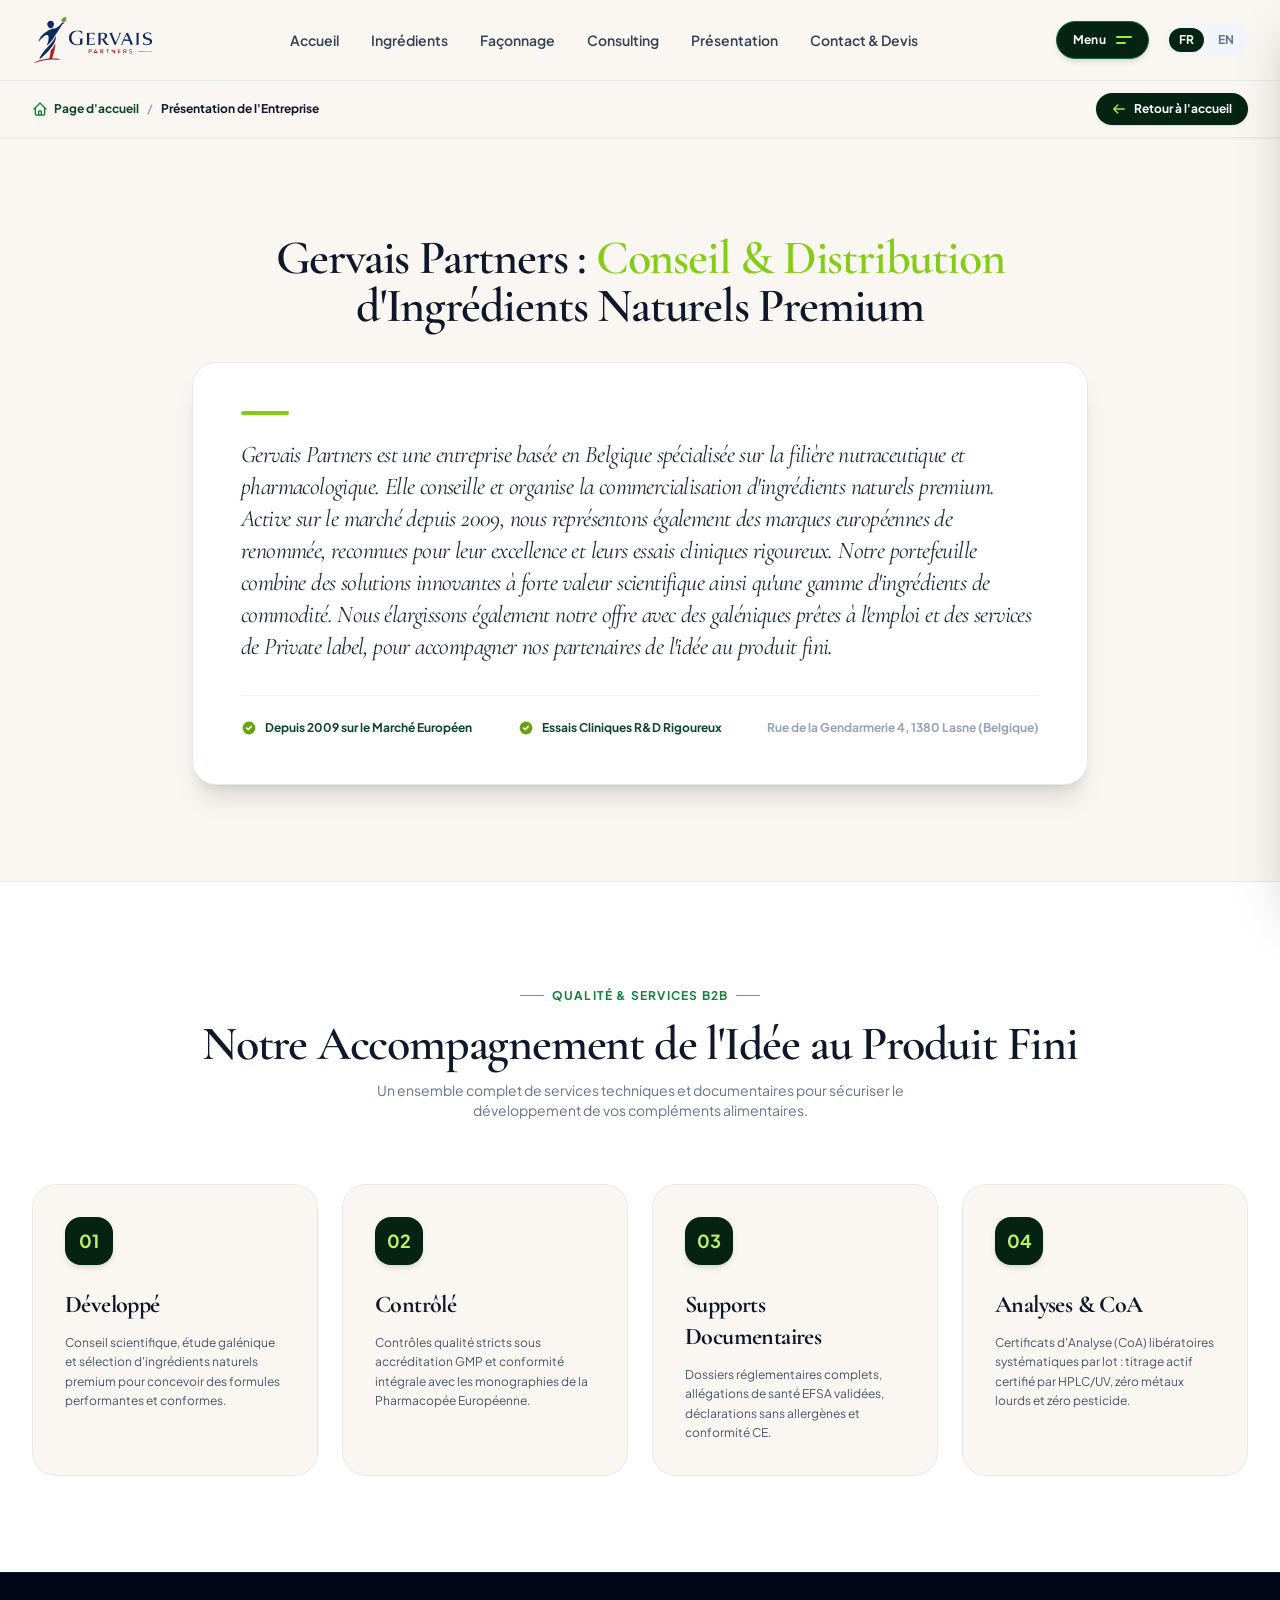
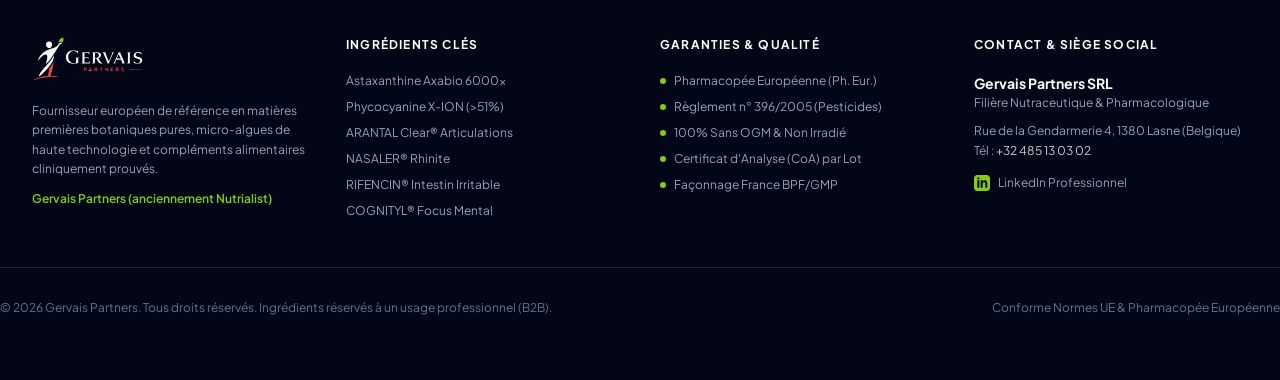
<file: a-propos.html>
<!DOCTYPE html>
<html lang="fr" class="scroll-smooth">
<head>
  <script>
    try {
      sessionStorage.removeItem('gp_leaf_transition');
      const c = document.getElementById('botanicalLeafWindCanvas');
      if (c) c.remove();
    } catch(e) {}
  </script>

  <meta charset="UTF-8">
  <meta name="viewport" content="width=device-width, initial-scale=1.0">
  <title>Gervais Partners | Ingrédients Botaniques & Matières Premières B2B Europe</title>
  <meta name="description" content="Gervais Partners (ex-Nutryalis) : Fournisseur B2B européen d'ingrédients botaniques purs pour laboratoires pharmaceutiques & nutraceutiques. Astaxanthine Axabio, Phycocyanine X-ION >51%, Silicium Végétal Breveté Eytelia (BLOOSIL®, MESOPOROSIL®, STEOSIL®), Gamme BioXtract® clinique. Hub logistique 1380 Lasne, Belgique.">
  <meta name="keywords" content="ingrédients botaniques b2b, fournisseur nutraceutique europe, astaxanthine axabio haematococcus pluvialis, silicium vegetal eytelia, bloosil, mesoporosil, steosil, silice de bambou collagene, phycocyanine x-ion spiruline, bioxtract arantal clear arthrose, nasaler rhinite quercetine, rifencin intestin irritable, cognityl theobromine cafeine, berberine liposomale, façonnage galenique softgels france bpf gmp, gervais partners lasne belgique, nutryalis">
  <meta name="author" content="Gervais Partners SRL">
  <meta name="robots" content="index, follow, max-snippet:-1, max-image-preview:large, max-video-preview:-1">
  <meta name="theme-color" content="#052313">

  <link rel="canonical" href="https://gervaispartners.com/a-propos.html">

  <link rel="alternate" hreflang="fr" href="https://gervaispartners.com/?lang=fr">
  <link rel="alternate" hreflang="en" href="https://gervaispartners.com/?lang=en">
  <link rel="alternate" hreflang="x-default" href="https://gervaispartners.com/">

  <meta property="og:type" content="website">
  <meta property="og:url" content="https://gervaispartners.com/a-propos.html">
  <meta property="og:title" content="Gervais Partners | Ingrédients Botaniques d'Excellence B2B Europe">
  <meta property="og:description" content="Fournisseur européen de matières premières végétales titrées et micro-algues de haute pureté pour laboratoires pharmaceutiques. Astaxanthine Axabio, Phycocyanine X-ION, BioXtract®.">
  <meta property="og:image" content="https://gervaispartners.com/assets/images/nature-botanical-dew.jpg">
  <meta property="og:image:alt" content="Gervais Partners - Ingrédients Botaniques et Nutraceutiques d'Excellence">
  <meta property="og:site_name" content="Gervais Partners">
  <meta property="og:locale" content="fr_FR">
  <meta property="og:locale:alternate" content="en_US">

  <meta name="twitter:card" content="summary_large_image">
  <meta name="twitter:url" content="https://gervaispartners.com/a-propos.html">
  <meta name="twitter:title" content="Gervais Partners | Ingrédients Botaniques B2B Europe">
  <meta name="twitter:description" content="Fournisseur européen d'ingrédients botaniques titrés et micro-algues de haute pureté pour l'industrie pharmaceutique et nutraceutique. Hub Lasne, Belgique.">
  <meta name="twitter:image" content="https://gervaispartners.com/assets/images/nature-botanical-dew.jpg">

    <link rel="icon" type="image/svg+xml" href="assets/images/favicon.svg">
  <link rel="icon" type="image/png" sizes="48x48" href="assets/images/favicon-48x48.png">
  <link rel="icon" type="image/png" sizes="192x192" href="assets/images/favicon-192x192.png">
  <link rel="apple-touch-icon" sizes="180x180" href="assets/images/apple-touch-icon.png">
  <link rel="shortcut icon" href="favicon.ico">

  <link rel="preconnect" href="https://fonts.googleapis.com">
  <link rel="preconnect" href="https://fonts.gstatic.com" crossorigin>
  <link href="https://fonts.googleapis.com/css2?family=Cormorant+Garamond:ital,wght@0,400;0,500;0,600;0,700;1,400;1,600&family=Plus+Jakarta+Sans:wght@300;400;500;600;700;800&display=swap" rel="stylesheet">

  <script src="assets/css/tailwind.min.js"></script>
  <script>
    tailwind.config = {
      theme: {
        extend: {
          colors: {
            forest: { 50:'#f0fdf4',100:'#dcfce7',200:'#bbf7d0',300:'#86efac',400:'#4ade80',500:'#22c55e',600:'#16a34a',700:'#15803d',800:'#166534',900:'#0b4629',950:'#052313' },
            limegold: { 300:'#bef264',400:'#a3e635',500:'#84cc16',600:'#65a30d' },
            sapphire: { 400:'#38bdf8',500:'#0ea5e9',600:'#0284c7',900:'#0c4a6e' },
            cream: { DEFAULT:'#faf7f2', dark:'#f0ebe0' }
          },
          fontFamily: {
            sans: ['"Plus Jakarta Sans"','system-ui','sans-serif'],
            display: ['"Cormorant Garamond"','Georgia','serif']
          }
        }
      }
    }
  </script>
  <script>
    function toggleSidebarMenu(open) {
      var drawer = document.getElementById('sidebarDrawer');
      var backdrop = document.getElementById('sidebarBackdrop');
      if (!drawer || !backdrop) return;
      if (open) {
        backdrop.classList.remove('opacity-0', 'pointer-events-none');
        backdrop.classList.add('opacity-100', 'pointer-events-auto');
        drawer.classList.remove('translate-x-full');
        drawer.classList.add('translate-x-0');
        document.body.style.overflow = 'hidden';
      } else {
        backdrop.classList.add('opacity-0', 'pointer-events-none');
        backdrop.classList.remove('opacity-100', 'pointer-events-auto');
        drawer.classList.add('translate-x-full');
        drawer.classList.remove('translate-x-0');
        document.body.style.overflow = '';
      }
    }
    window.toggleSidebarMenu = toggleSidebarMenu;
  </script>

  <style>
    body { font-family: 'Plus Jakarta Sans', system-ui, sans-serif; background: #faf7f2; color: #1a1a1a; }
    .display { font-family: 'Cormorant Garamond', Georgia, serif; letter-spacing: -0.025em; line-height: 1.05; }
    .pulse-dot { display:inline-block; width:7px; height:7px; border-radius:50%; background:#84cc16; animation:pulse-glow 2s ease-in-out infinite; flex-shrink:0; }
    @keyframes pulse-glow { 0%,100%{box-shadow:0 0 0 0 rgba(132,204,22,0.5)} 50%{box-shadow:0 0 0 6px rgba(132,204,22,0)} }
    .reveal,.reveal-left,.reveal-right,.reveal-scale { opacity:1; transform:none; }
    .reveal { transform:translateY(16px); }
    .reveal-left { transform:translateX(-16px); }
    .reveal-right { transform:translateX(16px); }
    .reveal-scale { transform:scale(0.94); }
    .reveal.visible,.reveal-left.visible,.reveal-right.visible,.reveal-scale.visible { opacity:1; transform:none; }
    .delay-100{transition-delay:.1s} .delay-200{transition-delay:.2s} .delay-300{transition-delay:.3s} .delay-400{transition-delay:.4s}
    @keyframes float { 0%,100%{transform:translateX(-50%) translateY(0)} 50%{transform:translateX(-50%) translateY(-8px)} }
    .scroll-indicator { position:absolute; bottom:32px; left:50%; transform:translateX(-50%); display:flex; flex-direction:column; align-items:center; gap:8px; color:rgba(255,255,255,0.45); font-size:10px; letter-spacing:.1em; text-transform:uppercase; z-index:10; animation:float 3s ease-in-out infinite; }
    .scroll-line { width:1px; height:40px; background:linear-gradient(180deg,rgba(255,255,255,0.4),transparent); }
    .hero-bg-img { background-size:cover; background-position:left center; background-repeat:no-repeat; }
    #tdsModal.hidden { display:none !important; }
    #confirmationModal.hidden { display:none !important; }
    .map-container { background:radial-gradient(circle at 50%,#15202e,#060b13); border-radius:16px; overflow:hidden; }
    .filter-btn.active { background:#052313 !important; color:#fff !important; border-color:#052313 !important; }
    .product-card { transition:all .4s cubic-bezier(0.16,1,0.3,1); }
    .product-card:hover { transform:translateY(-8px); }
    .bx-card { position:relative; overflow:hidden; transition:all .4s cubic-bezier(0.16,1,0.3,1); }
    .bx-card::after { content:''; position:absolute; bottom:0; left:0; right:0; height:3px; background:#84cc16; transform:scaleX(0); transform-origin:left; transition:transform .4s cubic-bezier(0.16,1,0.3,1); }
    .bx-card:hover::after { transform:scaleX(1); }
    .bx-card:hover { transform:translateY(-6px); box-shadow:0 30px 60px rgba(0,0,0,0.1); }
    .img-zoom { overflow:hidden; }
    .img-zoom img { transition:transform 1.2s cubic-bezier(0.16,1,0.3,1); }
    .img-zoom:hover img { transform:scale(1.05); }
    .scrollbar-none::-webkit-scrollbar{display:none} .scrollbar-none{-ms-overflow-style:none;scrollbar-width:none}
    @media print { body *{visibility:hidden} #tdsModal,#tdsModal *{visibility:visible} #tdsModal{position:absolute;left:0;top:0;width:100%;padding:25px;background:#fff!important;color:#000!important} .no-print{display:none!important} .print-header,.print-footer{display:block!important} .tds-table td,.tds-table th{border:1px solid #cbd5e1!important;padding:8px 12px!important} }
  </style>

  <script type="application/ld+json">
  {
    "@context": "https://schema.org",
    "@graph": [
      {
        "@type": "Organization",
        "@id": "https://gervaispartners.com/#organization",
        "name": "Gervais Partners",
        "legalName": "Gervais Partners SRL",
        "alternateName": ["Nutryalis", "Gervais Partners Europe"],
        "url": "https://gervaispartners.com/",
        "sameAs": ["https://www.linkedin.com/in/christian-gervais-9a126817/"],
        "logo": "https://gervaispartners.com/assets/images/logo-gervais.png",
        "image": "https://gervaispartners.com/assets/images/nature-botanical-dew.webp",
        "description": "Distributeur et fournisseur B2B européen de matières premières végétales pures, micro-algues de haute pureté et principes actifs nutraceutiques et pharmaceutiques avec certification CoA par lot.",
        "telephone": "+32485130302",
        "address": {
          "@type": "PostalAddress",
          "streetAddress": "Rue de la Gendarmerie 4",
          "addressLocality": "Lasne",
          "postalCode": "1380",
          "addressRegion": "Brabant Wallon",
          "addressCountry": "BE"
        },
        "contactPoint": {
          "@type": "ContactPoint",
          "telephone": "+32485130302",
          "contactType": "Sales and Technical Support",
          "availableLanguage": ["French", "English"]
        },
        "areaServed": [
          { "@type": "AdministrativeArea", "name": "European Union" },
          { "@type": "Country", "name": "France" },
          { "@type": "Country", "name": "Belgium" },
          { "@type": "Country", "name": "Germany" },
          { "@type": "Country", "name": "Netherlands" },
          { "@type": "Country", "name": "Spain" },
          { "@type": "Country", "name": "Italy" },
          { "@type": "Country", "name": "Switzerland" }
        ],
        "knowsAbout": [
          "Haematococcus pluvialis Astaxanthin",
          "Arthrospira maxima Phycocyanin",
          "BioXtract Curcumin Formulations",
          "European Pharmacopoeia Ph. Eur. Compliance",
          "Liposomal Botanical Extracts",
          "Pharmaceutical Softgel Galenics"
        ]
      },
      {
        "@type": "WebSite",
        "@id": "https://gervaispartners.com/#website",
        "url": "https://gervaispartners.com/",
        "sameAs": ["https://www.linkedin.com/in/christian-gervais-9a126817/"],
        "name": "Gervais Partners",
        "publisher": { "@id": "https://gervaispartners.com/#organization" },
        "inLanguage": ["fr-FR", "en-US"]
      },
      {
        "@type": "BreadcrumbList",
        "@id": "https://gervaispartners.com/#breadcrumb",
        "itemListElement": [
          { "@type": "ListItem", "position": 1, "name": "Accueil", "item": "https://gervaispartners.com/" },
          { "@type": "ListItem", "position": 2, "name": "Astaxanthine Axabio", "item": "https://gervaispartners.com/#astaxanthin-showcase" },
          { "@type": "ListItem", "position": 3, "name": "Phycocyanine X-ION", "item": "https://gervaispartners.com/#phycocyanin-showcase" },
          { "@type": "ListItem", "position": 4, "name": "Silicium Végétal Eytelia", "item": "https://gervaispartners.com/#silicium-showcase" },
          { "@type": "ListItem", "position": 5, "name": "Gamme BioXtract®", "item": "https://gervaispartners.com/#bioxtract-showcase" },
          { "@type": "ListItem", "position": 5, "name": "Catalogue & TDS", "item": "https://gervaispartners.com/#products" },
          { "@type": "ListItem", "position": 6, "name": "Façonnage Galénique", "item": "https://gervaispartners.com/#galenic" },
          { "@type": "ListItem", "position": 7, "name": "Contact B2B", "item": "https://gervaispartners.com/#contact" }
        ]
      },
      {
        "@type": "ItemList",
        "@id": "https://gervaispartners.com/#products-list",
        "name": "Catalogue Ingrédients Botaniques Gervais Partners",
        "description": "Portefeuille officiel de matières premières végétales pures et principes actifs titrés avec fiches techniques TDS complètes.",
        "itemListElement": [
          {
            "@type": "Product",
            "position": 1,
            "name": "Astaxanthine Naturelle Axabio (Haematococcus pluvialis)",
            "image": "https://gervaispartners.com/assets/images/products/axabio-astaxanthin-gummies.webp",
            "description": "Caroténoïde antioxydant naturel 6000x supérieur à la vitamine C. Oléorésine CO2 supercritique 5-15%, poudre CWD soluble à froid, microcapsules N-Pearls et biomasse brute.",
            "sku": "AXA-BIO-ASTA",
            "category": "Micro-Algues & Antioxydants",
            "brand": { "@type": "Brand", "name": "Axabio" }
          },
          {
            "@type": "Product",
            "position": 2,
            "name": "Phycocyanine X-ION >51% Pureté Brute (Arthrospira maxima)",
            "image": "https://gervaispartners.com/assets/images/products/phycocyanine-blue.webp",
            "description": "Or bleu naturel issu de spiruline cultivée en Espagne. Pureté >51% phycobiliprotéines, protéines totales >=60%, 100% hydrosoluble à froid, signature spectrale 620/650nm.",
            "sku": "XION-PHYCO-51",
            "category": "Micro-Algues & Pigments Thérapeutiques",
            "brand": { "@type": "Brand", "name": "X-ION" }
          },
          {
            "@type": "Product",
            "position": 3,
            "name": "ARANTAL Clear® (Curcumine Bio-Optimisée pour Arthrose)",
            "image": "https://gervaispartners.com/assets/images/products/arantal-clear-joints.webp",
            "description": "Formule naturelle brevetée de Curcuma longa cliniquement validée sur l'arthrose aiguë et chronique. Protection directe du cartilage, amélioration de la mobilité sans effets secondaires AINS.",
            "sku": "BX-ARANTAL-CLR",
            "category": "Gamme BioXtract Clinique",
            "brand": { "@type": "Brand", "name": "BioXtract®" }
          },
          {
            "@type": "Product",
            "position": 4,
            "name": "NASALER® (Curcumine + Quercétine pour Rhinite Allergique)",
            "image": "https://gervaispartners.com/assets/images/products/nasaler-allergy-relief.webp",
            "description": "Complexe synergique curcumine biodisponible et quercétine purifiée pour les allergies saisonnières et perannuelles avec désensibilisation immunitaire progressive.",
            "sku": "BX-NASALER-ALL",
            "category": "Gamme BioXtract Clinique",
            "brand": { "@type": "Brand", "name": "BioXtract®" }
          },
          {
            "@type": "Product",
            "position": 5,
            "name": "RIFENCIN® (Curcumine + Fenouil pour Syndrome de l'Intestin Irritable)",
            "image": "https://gervaispartners.com/assets/images/products/rifencin-gut-comfort.webp",
            "description": "Soulagement clinique du Syndrome de l'Intestin Irritable (SII) associant curcumine à haute absorption et huile essentielle de fenouil pure.",
            "sku": "BX-RIFENCIN-GUT",
            "category": "Gamme BioXtract Clinique",
            "brand": { "@type": "Brand", "name": "BioXtract®" }
          },
          {
            "@type": "Product",
            "position": 6,
            "name": "COGNITYL® (Théobromine & Caféine Végétale Focus Mental)",
            "image": "https://gervaispartners.com/assets/images/products/cognityl-mental-focus.webp",
            "description": "Synergie de xanthines végétales naturelles (cacao et thé vert) cliniquement dosées pour la clarté cognitive, la mémoire et la concentration sans excitation rebond.",
            "sku": "BX-COGNITYL-MNT",
            "category": "Gamme BioXtract Clinique",
            "brand": { "@type": "Brand", "name": "BioXtract®" }
          },
          {
            "@type": "Product",
            "position": 7,
            "name": "BLOOSIL® (Silicium Végétal Nouvelle Génération Peau & Collagène)",
            "image": "https://gervaispartners.com/assets/images/products/bloosil-vegetal-silicon.webp",
            "description": "Le premier silicium solide d'origine végétale 100% biologique, hautement soluble breveté par Eytelia. Poudre sèche beautyceutical et technologie porteuse Sil'Innov.",
            "sku": "EYT-BLOO-SIL",
            "category": "Silicium Végétal Breveté",
            "brand": { "@type": "Brand", "name": "Eytelia" }
          },
          {
            "@type": "Product",
            "position": 8,
            "name": "MESOPOROSIL® (Poudre Poreuse Microscopique Silicium 6%)",
            "image": "https://gervaispartners.com/assets/images/products/mesoporosil-porous-silicon.webp",
            "description": "Technologie brevetée de poudre poreuse microscopique issue de racine de bambou (6% silicium soluble absorbable). Dose minimale pour libération maximale d'OSA monomérique.",
            "sku": "EYT-MESO-SIL",
            "category": "Silicium Végétal Breveté",
            "brand": { "@type": "Brand", "name": "Eytelia" }
          },
          {
            "@type": "Product",
            "position": 9,
            "name": "STEOSIL® (Silicium Clinique Réparation Fractures Vertébrales)",
            "image": "https://gervaispartners.com/assets/images/products/steosil-clinical-formula.webp",
            "description": "Formule brevetée soutenant la guérison des fractures vertébrales mineures. Validé par étude clinique STEOSIL. Silicium hautement biodisponible (Activation, Absorption, Assimilation).",
            "sku": "EYT-STEO-SIL",
            "category": "Silicium Végétal Breveté",
            "brand": { "@type": "Brand", "name": "Eytelia" }
          }
        ]
      },
      {
        "@type": "FAQPage",
        "@id": "https://gervaispartners.com/#faq",
        "mainEntity": [
          {
            "@type": "Question",
            "name": "Comment commander un échantillon R&D pour notre laboratoire ?",
            "acceptedAnswer": {
              "@type": "Answer",
              "text": "Vous pouvez demander un échantillon physique d'essai (de 100g à 500g selon l'ingrédient) directement via notre formulaire B2B en ligne ou par téléphone au +32 485 13 03 02. Les échantillons sont expédiés sous délais maîtrisés avec leur certificat d'analyse (CoA) complet par lot."
            }
          },
          {
            "@type": "Question",
            "name": "Quels sont les délais de livraison pour les laboratoires en Europe ?",
            "acceptedAnswer": {
              "@type": "Answer",
              "text": "Grâce à notre hub logistique centralisé situé à Lasne (Belgique), nous assurons des livraisons en délais maîtrisés et sous température dirigée pour le Benelux, la France, l'Allemagne et l'ensemble de l'Union Européenne."
            }
          },
          {
            "@type": "Question",
            "name": "Quels documents réglementaires et qualité accompagnent chaque livraison ?",
            "acceptedAnswer": {
              "@type": "Answer",
              "text": "Chaque lot est accompagné d'un Certificat d'Analyse (CoA) officiel comprenant : identification chromatographique (HPLC/UV), teneur en principe actif titré, screening des métaux lourds (Pb, Cd, Hg, As), recherche multi-résidus de pesticides conforme règlement n° 396/2005, contrôle microbiologique conforme Pharmacopée Européenne et attestation 100% sans OGM."
            }
          },
          {
            "@type": "Question",
            "name": "Proposez-vous le façonnage galénique de produits finis (marque blanche) ?",
            "acceptedAnswer": {
              "@type": "Answer",
              "text": "Oui. En partenariat avec notre unité industrielle en France certifiée BPF/GMP, nous prenons en charge la fabrication complète de vos compléments alimentaires : softgels véganes ou classiques, gummies sans sucre à base de pectine, liquid capsules véganes et mise en flacon ou pilulier à votre marque."
            }
          },
          {
            "@type": "Question",
            "name": "Quelles sont les quantités minimales de commande (MOQ) ?",
            "acceptedAnswer": {
              "@type": "Answer",
              "text": "En matières premières en vrac, le MOQ commence dès 5 kg ou 10 kg selon les références. Pour les produits finis galéniques (softgels, gummies), les lots pilotes débutent dès 650 flacons ou 40 000 capsules pour tester vos marchés en toute souplesse."
            }
          }
        ]
      }
    ]
  }
  </script>
</head>
<body class="antialiased overflow-x-hidden">

  <header id="siteNav" class="sticky top-0 z-40 transition-all border-b border-slate-200/80" style="background:rgba(250,247,242,0.96);backdrop-filter:blur(20px)">
    <div class="max-w-7xl mx-auto px-4 sm:px-8 h-20 flex items-center justify-between gap-6">

      <a href="index.html" class="flex-shrink-0" title="Gervais Partners - Accueil">
        <img src="assets/images/logo-gervais.svg" alt="Gervais Partners - Ingrédients Botaniques B2B" class="h-11 sm:h-12 w-auto object-contain hover:opacity-90 transition">
      </a>

      <nav class="hidden lg:flex items-center gap-7 xl:gap-8 font-semibold text-sm text-slate-700" aria-label="Navigation Principale">
        <a href="index.html" class="hover:text-forest-950 transition" data-i18n="nav.home">Accueil</a>
        <a href="index.html#astaxanthin-showcase" class="hover:text-forest-950 transition" data-i18n="nav.ingredients">Ingrédients</a>
        <a href="index.html#galenic" class="hover:text-forest-950 transition" data-i18n="nav.galenic">Façonnage</a>
        <a href="index.html#consulting" class="hover:text-forest-950 transition" data-i18n="nav.consulting">Consulting</a>
        <a href="index.html#leadership" class="hover:text-forest-950 transition" data-i18n="nav.about">À Propos</a>
        <a href="index.html#contact" class="hover:text-forest-950 transition" data-i18n="nav.contact">Contact</a>
      </nav>

      <div class="flex items-center gap-3 sm:gap-4">

        <button id="sidebarToggleBtn" onclick="toggleSidebarMenu(true)" class="inline-flex items-center gap-2.5 bg-forest-950 text-white hover:bg-forest-800 px-4 py-2.5 rounded-full font-bold text-xs transition-all shadow-md hover:shadow-lg border border-forest-800 group" aria-label="Ouvrir le menu latéral">
          <span class="tracking-wide">Menu</span>
          <div class="flex flex-col gap-1 w-4">
            <span class="w-4 h-0.5 bg-limegold-400 rounded-full transition-all group-hover:bg-white"></span>
            <span class="w-2.5 h-0.5 bg-limegold-400 rounded-full transition-all group-hover:w-4 group-hover:bg-white"></span>
          </div>
        </button>

        <div class="flex items-center bg-slate-100 p-1 rounded-full text-xs font-bold gap-1" role="group" aria-label="Changement de langue">
          <button type="button" class="lang-btn px-2.5 py-1 rounded-full transition bg-forest-950 text-white" data-lang="fr" aria-label="Passer en Français">FR</button>
          <button type="button" class="lang-btn px-2.5 py-1 rounded-full transition text-slate-500 hover:bg-slate-200" data-lang="en" aria-label="Switch to English">EN</button>
        </div>

      </div>
    </div>
  </header>

  <div id="sidebarBackdrop" onclick="toggleSidebarMenu(false)" class="fixed inset-0 bg-slate-950/70 backdrop-blur-sm z-50 opacity-0 pointer-events-none transition-opacity duration-300" aria-hidden="true"></div>

  <aside id="sidebarDrawer" class="fixed top-0 right-0 bottom-0 w-full sm:w-[460px] z-50 bg-forest-950 text-white shadow-2xl transform translate-x-full transition-transform duration-300 ease-out flex flex-col justify-between overflow-y-auto border-l border-white/10" aria-label="Menu Latéral de Navigation">

    <div class="p-6 border-b border-white/10 flex items-center justify-between sticky top-0 bg-forest-950/95 backdrop-blur-md z-10">
      <a href="index.html" onclick="toggleSidebarMenu(false)" title="Gervais Partners">
        <img src="assets/images/logo-gervais-dark.svg" alt="Gervais Partners" class="h-9 w-auto">
      </a>
      <button onclick="toggleSidebarMenu(false)" class="w-10 h-10 rounded-full bg-white/10 hover:bg-white/20 text-white flex items-center justify-center transition hover:rotate-90" aria-label="Fermer le menu">
        <svg class="w-5 h-5" fill="none" stroke="currentColor" viewBox="0 0 24 24"><path stroke-linecap="round" stroke-linejoin="round" stroke-width="2" d="M6 18L18 6M6 6l12 12"/></svg>
      </button>
    </div>

    <div class="p-6 space-y-8 flex-1">

      <div>
        <span class="text-[11px] font-bold uppercase tracking-widest text-limegold-400 block mb-3">Les Gammes d'Ingrédients Exclusifs</span>
        <ul class="space-y-2 text-sm">
          <li>
            <a href="astaxanthine.html" class="flex items-center justify-between p-3 rounded-xl bg-limegold-400/20 border border-limegold-400/50 text-white font-bold hover:bg-limegold-400 hover:text-forest-950 transition group">
              <span class="flex items-center gap-2">
                <span class="w-2 h-2 rounded-full bg-rose-500 animate-pulse"></span>
                <span>Astaxanthine Axabio 6000× (Vedette)</span>
              </span>
              <span class="text-xs font-bold group-hover:translate-x-1 transition-all">→</span>
            </a>
          </li>
          <li>
            <a href="silicium-vegetal.html" class="flex items-center justify-between p-2.5 rounded-xl hover:bg-white/5 transition text-white/90 hover:text-limegold-300 group">
              <span class="font-medium" data-i18n="drawer.p3">Silicium Végétal Eytelia (Bloosil, Steosil)</span>
              <span class="text-xs text-white/40 group-hover:text-limegold-400 group-hover:translate-x-1 transition-all">→</span>
            </a>
          </li>
          <li>
            <a href="bioxtract.html" class="flex items-center justify-between p-2.5 rounded-xl hover:bg-white/5 transition text-white/90 hover:text-limegold-300 group">
              <span class="font-medium" data-i18n="drawer.p4">Gamme Clinique BioXtract® (Curcumine)</span>
              <span class="text-xs text-white/40 group-hover:text-limegold-400 group-hover:translate-x-1 transition-all">→</span>
            </a>
          </li>
          <li>
            <a href="faconnage-galenique.html" class="flex items-center justify-between p-2.5 rounded-xl hover:bg-white/5 transition text-white/90 hover:text-limegold-300 group">
              <span class="font-medium" data-i18n="drawer.galenic">Façonnage Galénique France (BPF/GMP)</span>
              <span class="text-xs text-white/40 group-hover:text-limegold-400 group-hover:translate-x-1 transition-all">→</span>
            </a>
          </li>
        </ul>
      </div>

      <div>
        <span class="text-[11px] font-bold uppercase tracking-widest text-limegold-400 block mb-3" data-i18n="drawer.catServices">Entreprise &amp; Contact</span>
        <ul class="space-y-1.5 text-sm">
          <li>
            <a href="a-propos.html" class="flex items-center justify-between p-2.5 rounded-xl hover:bg-white/5 transition text-white/90 hover:text-limegold-300 group">
              <span class="font-medium" data-i18n="drawer.about">Présentation Gervais Partners &amp; Hub Lasne</span>
              <span class="text-xs text-white/40 group-hover:text-limegold-400 group-hover:translate-x-1 transition-all">→</span>
            </a>
          </li>
          <li>
            <a href="contact.html" class="flex items-center justify-between p-2.5 rounded-xl hover:bg-white/5 transition text-white/90 hover:text-limegold-300 group">
              <span class="font-medium" data-i18n="drawer.contact">Demandes d'Échantillons R&amp;D &amp; Devis</span>
              <span class="text-xs text-white/40 group-hover:text-limegold-400 group-hover:translate-x-1 transition-all">→</span>
            </a>
          </li>
        </ul>
      </div>

      <div class="bg-white/5 rounded-2xl p-4 border border-white/10">
        <span class="text-[11px] font-bold uppercase tracking-widest text-limegold-400 block mb-2" data-i18n="drawer.catContact">Siège &amp; Accès Direct</span>
        <p class="text-xs text-white/70 mb-2" data-i18n="drawer.address">Rue de la Gendarmerie 4, 1380 Lasne (Belgique)</p>
        <a href="tel:+32485130302" class="inline-flex items-center gap-2 text-white font-bold text-sm hover:text-limegold-400 transition mb-3">
          <svg class="w-4 h-4 text-limegold-400" fill="none" stroke="currentColor" viewBox="0 0 24 24"><path stroke-linecap="round" stroke-linejoin="round" stroke-width="2" d="M3 5a2 2 0 012-2h3.28a1 1 0 01.948.684l1.498 4.493a1 1 0 01-.502 1.21l-2.257 1.13a11.042 11.042 0 005.516 5.516l1.13-2.257a1 1 0 011.21-.502l4.493 1.498a1 1 0 01.684.949V19a2 2 0 01-2 2h-1C9.716 21 3 14.284 3 6V5z"/></svg>
          <span data-i18n="drawer.phone">+32 485 13 03 02</span>
        </a>
        <a href="#location" onclick="toggleSidebarMenu(false)" class="block text-xs text-limegold-400 hover:underline" data-i18n="drawer.mapsLink">
          Voir sur Google Maps ↗
        </a>
      </div>

    </div>

    <div class="p-6 border-t border-white/10 bg-forest-950/95 space-y-3 sticky bottom-0">
      <a href="#contact" onclick="toggleSidebarMenu(false)" class="w-full flex items-center justify-center gap-2 bg-limegold-500 hover:bg-limegold-400 text-forest-950 font-bold text-sm py-3.5 px-5 rounded-xl transition shadow-lg" data-i18n="drawer.requestSampleBtn">
        <span>Demander un Échantillon R&amp;D</span>
        <svg class="w-4 h-4" fill="none" stroke="currentColor" viewBox="0 0 24 24"><path stroke-linecap="round" stroke-linejoin="round" stroke-width="2" d="M14 5l7 7m0 0l-7 7m7-7H3"/></svg>
      </a>
      <div class="flex items-center justify-between text-xs text-white/50 pt-2">
        <span>© 2026 Gervais Partners SRL</span>
        <span>Bruxelles · 1380 Lasne</span>
      </div>
    </div>

  </aside>

  <main>

    <nav class="sticky top-20 z-30 bg-[#faf7f2]/95 backdrop-blur-md border-b border-slate-200/90 shadow-sm" aria-label="Navigation Retour">
      <div class="max-w-7xl mx-auto px-4 sm:px-8 py-3 flex items-center justify-between gap-4">
        <div class="flex items-center gap-2 text-xs font-semibold text-slate-600">
          <a href="index.html" class="inline-flex items-center gap-1.5 text-forest-900 hover:text-forest-700 font-bold transition">
            <svg class="w-4 h-4 text-forest-700" fill="none" stroke="currentColor" viewBox="0 0 24 24"><path stroke-linecap="round" stroke-linejoin="round" stroke-width="2" d="M3 12l2-2m0 0l7-7 7 7M5 10v10a1 1 0 001 1h3m10-11l2 2m-2-2v10a1 1 0 01-1 1h-3m-6 0a1 1 0 001-1v-4a1 1 0 011-1h2a1 1 0 011 1v4a1 1 0 001 1m-6 0h6"/></svg>
            <span>Page d'accueil</span>
          </a>
          <span class="text-slate-400">/</span>
          <span class="text-slate-900 font-bold truncate">Présentation de l'Entreprise</span>
        </div>
        <a href="index.html" class="inline-flex items-center gap-2 px-4 py-2 rounded-full bg-forest-950 hover:bg-forest-800 text-white font-bold text-xs shadow transition group flex-shrink-0">
          <svg class="w-3.5 h-3.5 text-limegold-400 group-hover:-translate-x-1 transition-transform" fill="none" stroke="currentColor" viewBox="0 0 24 24"><path stroke-linecap="round" stroke-linejoin="round" stroke-width="2.5" d="M10 19l-7-7m0 0l7-7m-7 7h18"/></svg>
          <span>Retour à l'accueil</span>
        </a>
      </div>
    </nav>

<section id="about" class="py-24 bg-cream border-b border-slate-200/80">
      <div class="max-w-7xl mx-auto px-6 lg:px-8">
        <div class="max-w-4xl mx-auto text-center reveal">

          <h2 class="display text-4xl sm:text-5xl font-semibold text-slate-900 mb-8 leading-tight" data-i18n="aboutSection.title">
            Gervais Partners : <em class="text-forest-800 not-italic">Conseil &amp; Commercialisation</em> d'Ingrédients Naturels Premium
          </h2>
          <div class="bg-white rounded-3xl p-8 sm:p-12 border border-slate-200/90 shadow-xl relative text-left">
            <div class="w-12 h-1 bg-limegold-500 mb-6 rounded-full"></div>
            <p class="display text-xl sm:text-2xl text-slate-800 leading-relaxed font-normal mb-8 italic" data-i18n="aboutSection.body">
              « Gervais Partners est une entreprise basée en Belgique spécialisée sur la filière nutraceutique et pharmacologique. Elle conseille et organise la commercialisation d'ingrédients naturels premium. Active sur le marché depuis 2009, nous représentons également des marques européennes de renommée, reconnues pour leur excellence et leurs essais cliniques rigoureux. Notre portefeuille combine des solutions innovantes à forte valeur scientifique ainsi qu'une gamme d'ingrédients de commodité. Nous élargissons également notre offre avec des galéniques prêtes à l'emploi et des services de Private label, pour accompagner nos partenaires de l'idée au produit fini. »
            </p>
            <div class="flex flex-wrap items-center justify-between gap-4 pt-6 border-t border-slate-100 text-xs font-bold text-slate-600">
              <span class="flex items-center gap-2 text-forest-900">
                <svg class="w-4 h-4 text-limegold-600" fill="currentColor" viewBox="0 0 20 20"><path fill-rule="evenodd" d="M10 18a8 8 0 100-16 8 8 0 000 16zm3.707-9.293a1 1 0 00-1.414-1.414L9 10.586 7.707 9.293a1 1 0 00-1.414 1.414l2 2a1 1 0 001.414 0l4-4z" clip-rule="evenodd"/></svg>
                <span data-i18n="aboutSection.badgeSince">Depuis 2009 sur le Marché Européen</span>
              </span>
              <span class="flex items-center gap-2 text-forest-900">
                <svg class="w-4 h-4 text-limegold-600" fill="currentColor" viewBox="0 0 20 20"><path fill-rule="evenodd" d="M10 18a8 8 0 100-16 8 8 0 000 16zm3.707-9.293a1 1 0 00-1.414-1.414L9 10.586 7.707 9.293a1 1 0 00-1.414 1.414l2 2a1 1 0 001.414 0l4-4z" clip-rule="evenodd"/></svg>
                <span data-i18n="aboutSection.badgeClinical">Essais Cliniques R&amp;D Rigoureux</span>
              </span>
              <span class="text-slate-400">Rue de la Gendarmerie 4, 1380 Lasne (Belgique)</span>
            </div>
          </div>
        </div>
      </div>
    </section>
<section id="services" class="py-24 bg-white">
      <div class="max-w-7xl mx-auto px-6 lg:px-8">
        <div class="text-center mb-16 reveal">

          <div class="inline-flex items-center gap-2 text-forest-700 text-xs font-bold uppercase tracking-widest mb-4">
            <span class="w-6 h-px bg-forest-500"></span>
            <span data-i18n="servicesSection.tag">Qualité &amp; Services B2B</span>
            <span class="w-6 h-px bg-forest-500"></span>
          </div>
          <h2 class="display text-4xl sm:text-5xl font-semibold text-slate-900" data-i18n="servicesSection.title">
            Notre Accompagnement de l'Idée au Produit Fini
          </h2>
          <p class="text-slate-500 text-sm max-w-xl mx-auto mt-3" data-i18n="servicesSection.subtitle">
            Un ensemble complet de services techniques, réglementaires et logistiques pour sécuriser vos lancements.
          </p>
        </div>

        <div class="grid grid-cols-1 sm:grid-cols-2 lg:grid-cols-4 gap-6">

          <div class="bg-cream rounded-3xl p-8 border border-slate-200/80 hover:shadow-lg transition flex flex-col">
            <div class="w-12 h-12 rounded-2xl bg-forest-950 text-limegold-300 flex items-center justify-center font-bold text-lg mb-6 shadow-md">
              01
            </div>
            <h3 class="display text-2xl font-bold text-slate-900 mb-3" data-i18n="servicesSection.s1_title">Développé</h3>
            <p class="text-xs text-slate-600 leading-relaxed flex-1" data-i18n="servicesSection.s1_desc">
              Conseil scientifique, étude galénique et sélection d'ingrédients naturels premium pour concevoir des formules performantes et conformes.
            </p>
          </div>

          <div class="bg-cream rounded-3xl p-8 border border-slate-200/80 hover:shadow-lg transition flex flex-col">
            <div class="w-12 h-12 rounded-2xl bg-forest-950 text-limegold-300 flex items-center justify-center font-bold text-lg mb-6 shadow-md">
              02
            </div>
            <h3 class="display text-2xl font-bold text-slate-900 mb-3" data-i18n="servicesSection.s2_title">Contrôlé</h3>
            <p class="text-xs text-slate-600 leading-relaxed flex-1" data-i18n="servicesSection.s2_desc">
              Contrôles qualité stricts sous accréditation GMP et conformité intégrale avec les monographies de la Pharmacopée Européenne.
            </p>
          </div>

          <div class="bg-cream rounded-3xl p-8 border border-slate-200/80 hover:shadow-lg transition flex flex-col">
            <div class="w-12 h-12 rounded-2xl bg-forest-950 text-limegold-300 flex items-center justify-center font-bold text-lg mb-6 shadow-md">
              03
            </div>
            <h3 class="display text-2xl font-bold text-slate-900 mb-3" data-i18n="servicesSection.s3_title">Supports Documentaires</h3>
            <p class="text-xs text-slate-600 leading-relaxed flex-1" data-i18n="servicesSection.s3_desc">
              Dossiers réglementaires complets, allégations de santé validées et fiches techniques (Disponibles sur demande).
            </p>
          </div>

          <div class="bg-cream rounded-3xl p-8 border border-slate-200/80 hover:shadow-lg transition flex flex-col">
            <div class="w-12 h-12 rounded-2xl bg-forest-950 text-limegold-300 flex items-center justify-center font-bold text-lg mb-6 shadow-md">
              04
            </div>
            <h3 class="display text-2xl font-bold text-slate-900 mb-3" data-i18n="servicesSection.s4_title">Support d'Échantillons</h3>
            <p class="text-xs text-slate-600 leading-relaxed flex-1" data-i18n="servicesSection.s4_desc">
              Mise à disposition d'échantillons physiques R&amp;D (100g à 500g) pour vos essais de formulation et pilotes de laboratoire.
            </p>
          </div>

        </div>
      </div>
    </section>
  </main>

<footer class="bg-slate-950 text-slate-400 text-sm py-16 border-t border-white/5">
    <div class="max-w-7xl mx-auto px-6 lg:px-8">
      <div class="grid grid-cols-1 md:grid-cols-2 lg:grid-cols-4 gap-10 mb-12">
        <div>
          <img src="assets/images/logo-gervais-dark.svg" alt="Gervais Partners - Ingrédients Botaniques Européens" class="h-11 w-auto object-contain mb-5">
          <p class="text-xs leading-relaxed text-slate-400" data-i18n="footer.desc">Fournisseur européen de référence en matières premières botaniques pures, micro-algues de haute pureté et compléments alimentaires cliniquement prouvés.</p>
          <p class="text-xs text-limegold-500 font-semibold mt-3" data-i18n="footer.formerName">Anciennement exploité sous l'entité Nutryalis</p>
        </div>
        <div>
          <h3 class="text-white font-bold text-xs uppercase tracking-widest mb-5" data-i18n="footer.col1_title">Ingrédients Clés</h3>
          <ul class="space-y-2.5 text-xs">
            <li><a href="#astaxanthin-showcase" class="hover:text-white transition">Astaxanthine Axabio 6000×</a></li>
            <li><a href="#phycocyanin-showcase" class="hover:text-white transition">Phycocyanine X-ION (&gt;51%)</a></li>
            <li><a href="#bioxtract-showcase" class="hover:text-white transition">ARANTAL Clear® Articulations</a></li>
            <li><a href="#bioxtract-showcase" class="hover:text-white transition">NASALER® Rhinite</a></li>
            <li><a href="#bioxtract-showcase" class="hover:text-white transition">RIFENCIN® Intestin Irritable</a></li>
            <li><a href="#bioxtract-showcase" class="hover:text-white transition">COGNITYL® Focus Mental</a></li>
          </ul>
        </div>
        <div>
          <h3 class="text-white font-bold text-xs uppercase tracking-widest mb-5" data-i18n="footer.col2_title">Garanties &amp; Qualité</h3>
          <div class="space-y-2.5 text-xs text-slate-400">
            <div class="flex items-center gap-2"><span class="w-1.5 h-1.5 rounded-full bg-limegold-500 flex-shrink-0"></span> Pharmacopée Européenne (Ph. Eur.)</div>
            <div class="flex items-center gap-2"><span class="w-1.5 h-1.5 rounded-full bg-limegold-500 flex-shrink-0"></span> Règlement n° 396/2005 (Pesticides)</div>
            <div class="flex items-center gap-2"><span class="w-1.5 h-1.5 rounded-full bg-limegold-500 flex-shrink-0"></span> 100% Sans OGM &amp; Non Irradié</div>
            <div class="flex items-center gap-2"><span class="w-1.5 h-1.5 rounded-full bg-limegold-500 flex-shrink-0"></span> Certificat d'Analyse (CoA) par Lot</div>
            <div class="flex items-center gap-2"><span class="w-1.5 h-1.5 rounded-full bg-limegold-500 flex-shrink-0"></span> Façonnage France BPF/GMP</div>
          </div>
        </div>
        <div>
          <h3 class="text-white font-bold text-xs uppercase tracking-widest mb-5" data-i18n="footer.col3_title">Contact &amp; Siège Social</h3>
          <p class="text-white font-bold text-sm mb-0.5">Gervais Partners SRL</p>
          <p class="text-xs mb-3 text-slate-400">Filière Nutraceutique &amp; Pharmacologique</p>
          <p class="text-xs mb-1 text-slate-400" data-i18n="footer.address">Rue de la Gendarmerie 4, 1380 Lasne (Belgique)</p>
          <p class="text-xs mb-4 text-slate-400">Tél : <a href="tel:+32485130302" class="text-white/80 hover:text-white" data-i18n="footer.phone">+32 485 13 03 02</a></p>
          <a href="https://www.linkedin.com/in/christian-gervais-9a126817/" target="_blank" rel="noopener noreferrer" class="inline-flex items-center gap-2 text-xs text-slate-400 hover:text-white transition">
            <svg class="w-4 h-4 text-limegold-500" fill="currentColor" viewBox="0 0 24 24"><path d="M19 0h-14c-2.761 0-5 2.239-5 5v14c0 2.761 2.239 5 5 5h14c2.762 0 5-2.239 5-5v-14c0-2.761-2.238-5-5-5zm-11 19h-3v-11h3v11zm-1.5-12.268c-.966 0-1.75-.79-1.75-1.764s.784-1.764 1.75-1.764 1.75.79 1.75 1.764-.783 1.764-1.75 1.764zm13.5 12.268h-3v-5.604c0-3.368-4-3.113-4 0v5.604h-3v-11h3v1.765c1.396-2.586 7-2.777 7 2.476v6.759z"/></svg>
            LinkedIn Professionnel
          </a>
        </div>
      </div>
      </div>
      <div class="pt-8 border-t border-slate-800 flex flex-col sm:flex-row justify-between items-center gap-4 text-xs text-slate-500">
        <p>© <span id="currentYear">2026</span> Gervais Partners. <span data-i18n="footer.rights">Tous droits réservés. Usage professionnel B2B uniquement.</span></p>
        <p>Conforme Normes UE &amp; Pharmacopée Européenne</p>
      </div>
    </div>
  </footer>

  <div id="tdsModal" class="hidden" style="position:fixed;inset:0;z-index:1000;background:rgba(0,0,0,0.7);backdrop-filter:blur(8px);display:none;align-items:center;justify-content:center;padding:24px" role="dialog" aria-modal="true" aria-label="Fiche Technique Produit">
    <div id="tdsModalContent" style="background:#fff;border-radius:24px;max-width:760px;width:100%;max-height:90vh;overflow-y:auto;padding:40px;box-shadow:0 60px 120px rgba(0,0,0,0.3)"></div>
  </div>

  <div id="confirmationModal" class="hidden" style="position:fixed;inset:0;z-index:1000;background:rgba(0,0,0,0.7);backdrop-filter:blur(8px);display:none;align-items:center;justify-content:center;padding:24px" role="dialog" aria-modal="true" aria-label="Confirmation de demande">
    <div class="bg-white rounded-3xl max-w-lg w-full p-10 shadow-2xl text-center" style="max-height:90vh;overflow-y:auto">
      <div class="w-16 h-16 bg-forest-50 text-forest-700 rounded-2xl flex items-center justify-center mx-auto mb-6">
        <svg class="w-8 h-8" fill="none" stroke="currentColor" viewBox="0 0 24 24"><path stroke-linecap="round" stroke-linejoin="round" stroke-width="2" d="M5 13l4 4L19 7"/></svg>
      </div>
      <h3 class="text-2xl font-bold text-slate-900 mb-3" data-i18n="contact.successModalTitle">Demande B2B Enregistrée !</h3>
      <p class="text-slate-500 text-sm mb-6" data-i18n="contact.successModalMsg">Transmise directement à notre direction commerciale et technique.</p>
      <div class="bg-slate-50 border border-slate-200 rounded-2xl p-4 mb-6 text-left text-xs space-y-2">
        <div class="flex justify-between"><span class="text-slate-400" data-i18n="contact.successRef">Référence :</span><span id="confirmRef" class="font-mono font-bold text-forest-700">GP-000000</span></div>
        <div class="flex justify-between"><span class="text-slate-400">Laboratoire :</span><span id="confirmCompany" class="font-semibold text-slate-900">-</span></div>
        <div class="flex justify-between"><span class="text-slate-400">Email :</span><span id="confirmEmail" class="font-semibold text-slate-900">-</span></div>
        <div class="flex justify-between pt-2 border-t border-slate-200 text-slate-400"><span>Prise en charge :</span><span id="confirmTargetMail" class="font-semibold text-forest-700 text-[11px] leading-tight text-right">Direction Commerciale &amp; Support B2B</span></div>
      </div>
      <button onclick="closeConfirmationModal()" class="w-full bg-forest-950 hover:bg-forest-800 text-white font-bold text-sm py-3.5 px-6 rounded-xl transition" data-i18n="contact.successClose">Fermer</button>
    </div>
  </div>

  <script src="assets/js/translations.js?v=20261109-seo-opt"></script>
  <script src="assets/js/app.js?v=20261109-seo-opt"></script>
  <script>
    // Year
    document.getElementById('currentYear').textContent = new Date().getFullYear();

    // Nav scroll effect
    const nav = document.getElementById('siteNav');
    window.addEventListener('scroll', () => {
      if (window.scrollY > 50) {
        nav.style.background = 'rgba(250,247,242,0.98)';
        nav.style.boxShadow = '0 4px 30px rgba(0,0,0,0.07)';
      } else {
        nav.style.background = 'rgba(250,247,242,0.95)';
        nav.style.boxShadow = 'none';
      }
    }, { passive: true });

    // Modal open / close handlers with display flex
    const origOpenTds = window.openTdsModal;
    window.openTdsModal = function(id) {
      if (origOpenTds) origOpenTds(id);
      const m = document.getElementById('tdsModal');
      if (m) { m.style.display = 'flex'; m.classList.remove('hidden'); }
    };
    const origCloseTds = window.closeTdsModal;
    window.closeTdsModal = function() {
      const m = document.getElementById('tdsModal');
      if (m) { m.style.display = 'none'; m.classList.add('hidden'); }
      if (origCloseTds) origCloseTds();
    };
    const origShowConf = window.showConfirmationModal;
    window.showConfirmationModal = function(data) {
      if (origShowConf) origShowConf(data);
      const m = document.getElementById('confirmationModal');
      if (m) { m.style.display = 'flex'; m.classList.remove('hidden'); }
    };
    const origCloseConf = window.closeConfirmationModal;
    window.closeConfirmationModal = function() {
      const m = document.getElementById('confirmationModal');
      if (m) { m.style.display = 'none'; m.classList.add('hidden'); }
      if (origCloseConf) origCloseConf();
    };
    document.getElementById('tdsModal').addEventListener('click', function(e) {
      if (e.target === this) window.closeTdsModal();
    });
    document.getElementById('confirmationModal').addEventListener('click', function(e) {
      if (e.target === this) window.closeConfirmationModal();
    });

    // Scroll reveal (IntersectionObserver)
    const obs = new IntersectionObserver((entries) => {
      entries.forEach(e => { if (e.isIntersecting) { e.target.classList.add('visible'); obs.unobserve(e.target); } });
    }, { threshold: 0.04 });
    document.querySelectorAll('.reveal, .reveal-left, .reveal-right, .reveal-scale').forEach(el => obs.observe(el));
  </script>

</body>
</html>
</file>
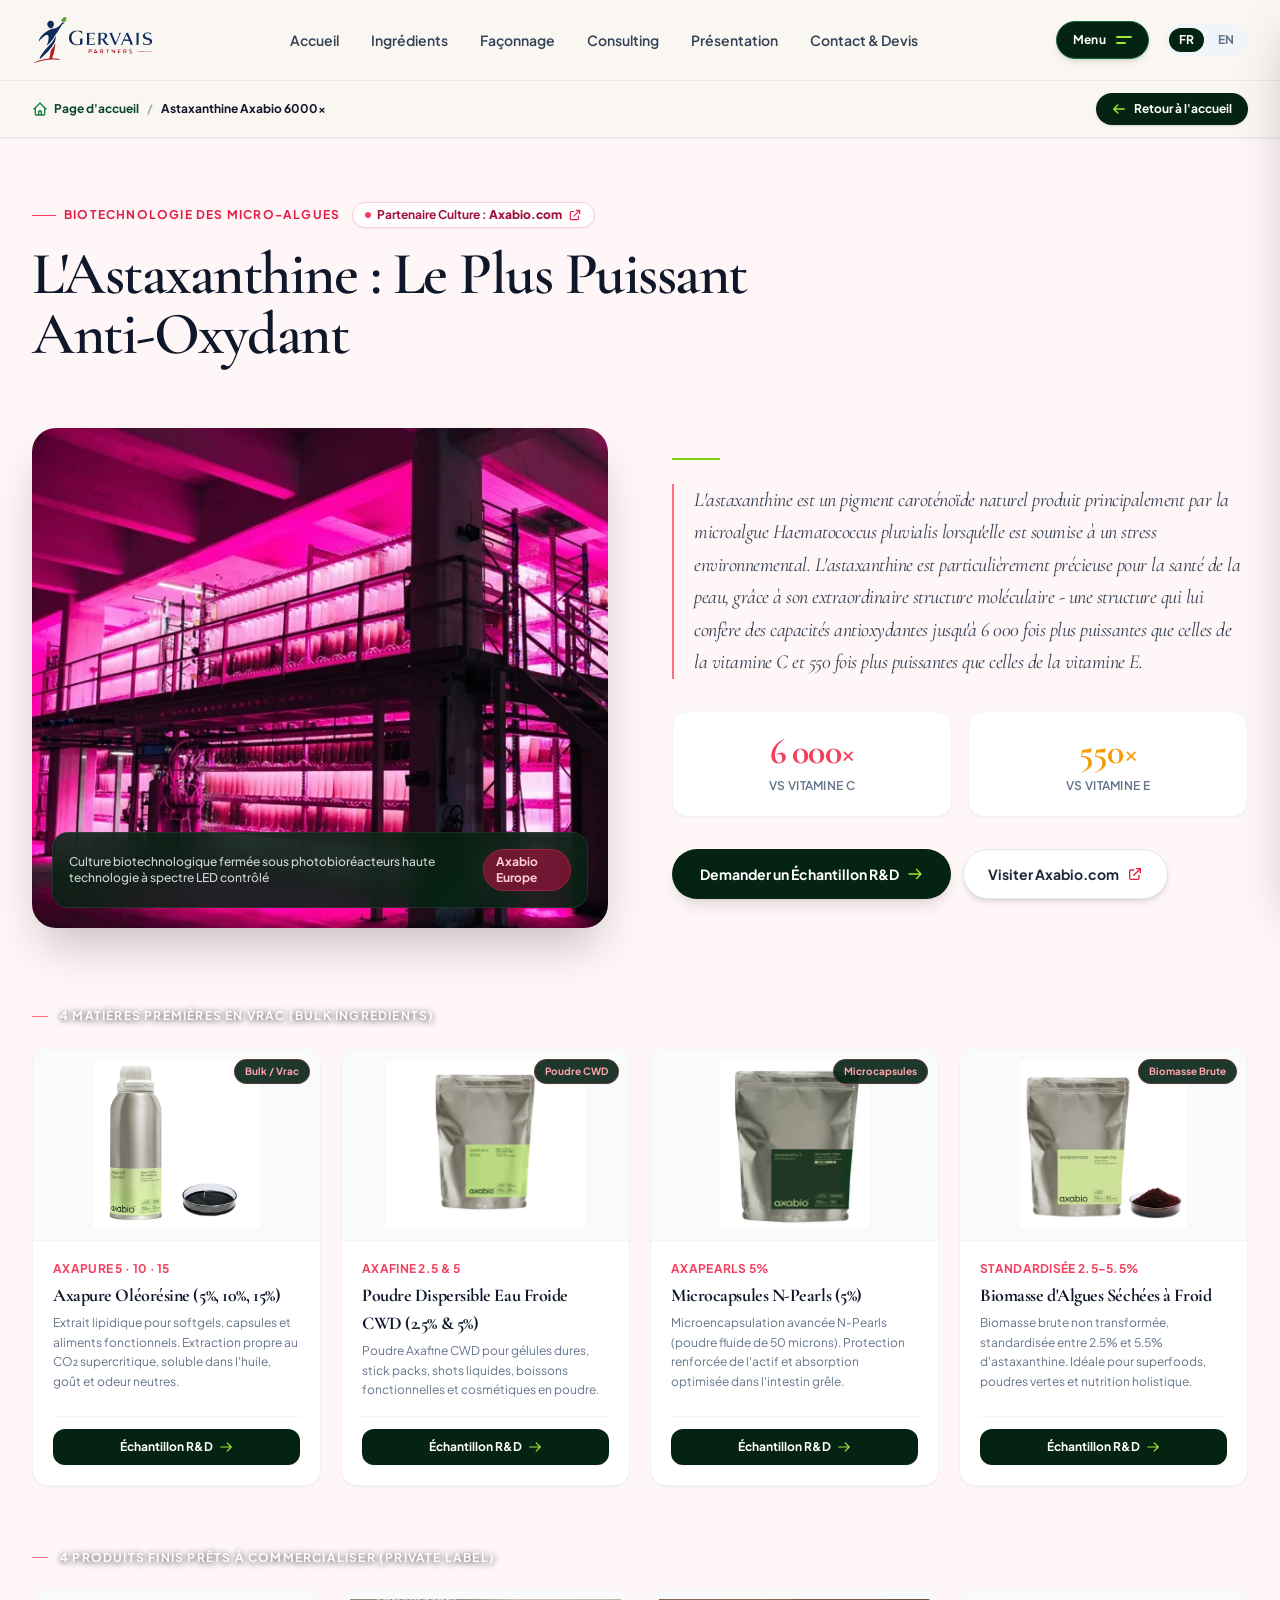
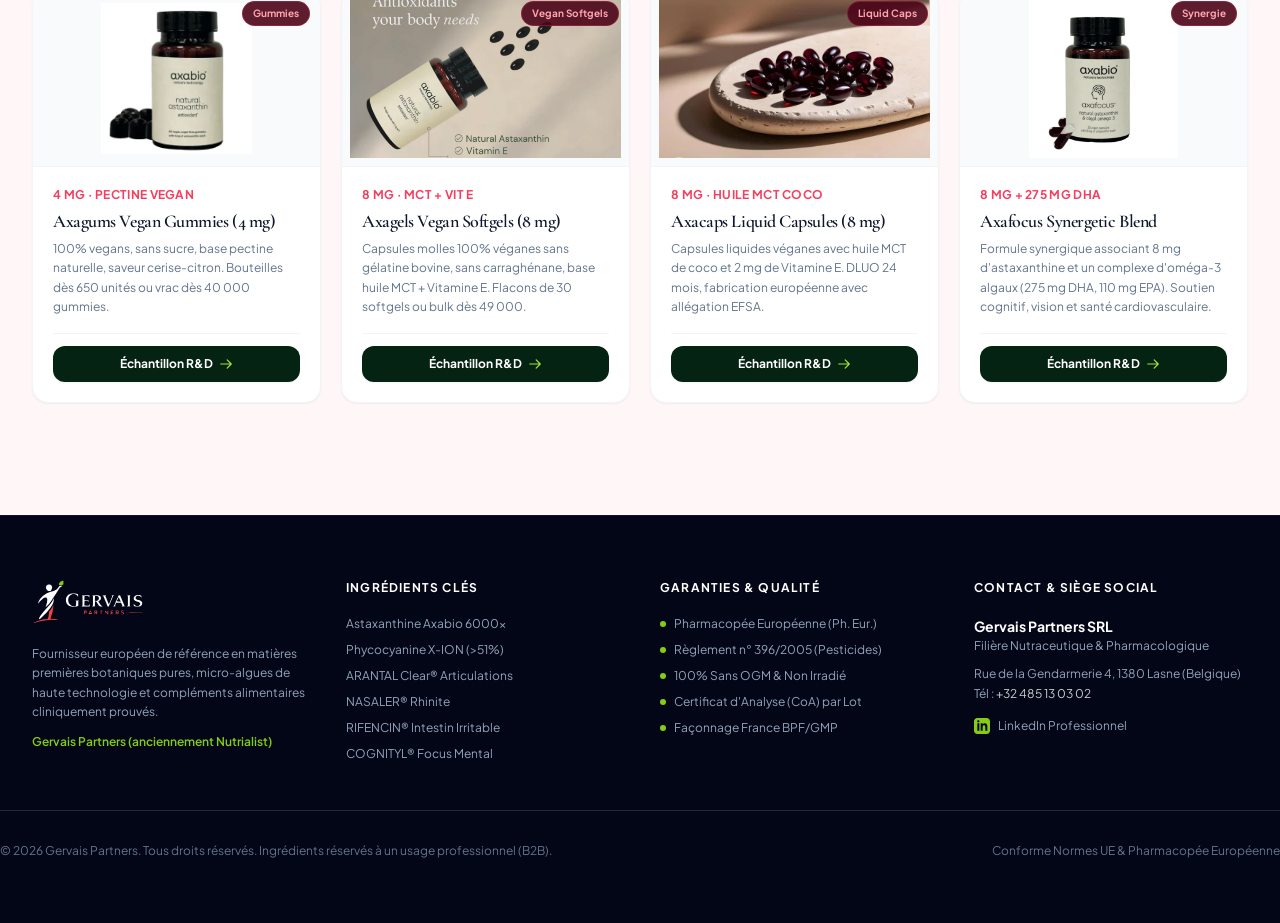
<file: astaxanthine.html>
<!DOCTYPE html>
<html lang="fr" class="scroll-smooth">
<head>
  <script>
    try {
      sessionStorage.removeItem('gp_leaf_transition');
      const c = document.getElementById('botanicalLeafWindCanvas');
      if (c) c.remove();
    } catch(e) {}
  </script>

  <meta charset="UTF-8">
  <meta name="viewport" content="width=device-width, initial-scale=1.0">

  <title>Astaxanthine Axabio 6000× | Ingrédient Pur B2B | Gervais Partners</title>
  <meta name="description" content="Gervais Partners (ex-Nutryalis) : Fournisseur B2B européen d'ingrédients botaniques purs pour laboratoires pharmaceutiques & nutraceutiques. Astaxanthine Axabio, Phycocyanine X-ION >51%, Silicium Végétal Breveté Eytelia (BLOOSIL®, MESOPOROSIL®, STEOSIL®), Gamme BioXtract® clinique. Hub logistique 1380 Lasne, Belgique.">
  <meta name="keywords" content="ingrédients botaniques b2b, fournisseur nutraceutique europe, astaxanthine axabio haematococcus pluvialis, silicium vegetal eytelia, bloosil, mesoporosil, steosil, silice de bambou collagene, phycocyanine x-ion spiruline, bioxtract arantal clear arthrose, nasaler rhinite quercetine, rifencin intestin irritable, cognityl theobromine cafeine, berberine liposomale, façonnage galenique softgels france bpf gmp, gervais partners lasne belgique, nutryalis">
  <meta name="author" content="Gervais Partners SRL">
  <meta name="robots" content="index, follow, max-snippet:-1, max-image-preview:large, max-video-preview:-1">
  <meta name="theme-color" content="#052313">

  <link rel="canonical" href="https://gervaispartners.com/astaxanthine.html">

  <link rel="alternate" hreflang="fr" href="https://gervaispartners.com/?lang=fr">
  <link rel="alternate" hreflang="en" href="https://gervaispartners.com/?lang=en">
  <link rel="alternate" hreflang="x-default" href="https://gervaispartners.com/">

  <meta property="og:type" content="website">
  <meta property="og:url" content="https://gervaispartners.com/astaxanthine.html">
  <meta property="og:title" content="Gervais Partners | Ingrédients Botaniques d'Excellence B2B Europe">
  <meta property="og:description" content="Fournisseur européen de matières premières végétales titrées et micro-algues de haute pureté pour laboratoires pharmaceutiques. Astaxanthine Axabio, Phycocyanine X-ION, BioXtract®.">
  <meta property="og:image" content="https://gervaispartners.com/assets/images/nature-botanical-dew.jpg">
  <meta property="og:image:alt" content="Gervais Partners - Ingrédients Botaniques et Nutraceutiques d'Excellence">
  <meta property="og:site_name" content="Gervais Partners">
  <meta property="og:locale" content="fr_FR">
  <meta property="og:locale:alternate" content="en_US">

  <meta name="twitter:card" content="summary_large_image">
  <meta name="twitter:url" content="https://gervaispartners.com/astaxanthine.html">
  <meta name="twitter:title" content="Gervais Partners | Ingrédients Botaniques B2B Europe">
  <meta name="twitter:description" content="Fournisseur européen d'ingrédients botaniques titrés et micro-algues de haute pureté pour l'industrie pharmaceutique et nutraceutique. Hub Lasne, Belgique.">
  <meta name="twitter:image" content="https://gervaispartners.com/assets/images/nature-botanical-dew.jpg">

    <link rel="icon" type="image/svg+xml" href="assets/images/favicon.svg">
  <link rel="icon" type="image/png" sizes="48x48" href="assets/images/favicon-48x48.png">
  <link rel="icon" type="image/png" sizes="192x192" href="assets/images/favicon-192x192.png">
  <link rel="apple-touch-icon" sizes="180x180" href="assets/images/apple-touch-icon.png">
  <link rel="shortcut icon" href="favicon.ico">

  <link rel="preconnect" href="https://fonts.googleapis.com">
  <link rel="preconnect" href="https://fonts.gstatic.com" crossorigin>
  <link href="https://fonts.googleapis.com/css2?family=Cormorant+Garamond:ital,wght@0,400;0,500;0,600;0,700;1,400;1,600&family=Plus+Jakarta+Sans:wght@300;400;500;600;700;800&display=swap" rel="stylesheet">

  <script src="assets/css/tailwind.min.js"></script>
  <script>
    tailwind.config = {
      theme: {
        extend: {
          colors: {
            forest: { 50:'#f0fdf4',100:'#dcfce7',200:'#bbf7d0',300:'#86efac',400:'#4ade80',500:'#22c55e',600:'#16a34a',700:'#15803d',800:'#166534',900:'#0b4629',950:'#052313' },
            limegold: { 300:'#bef264',400:'#a3e635',500:'#84cc16',600:'#65a30d' },
            sapphire: { 400:'#38bdf8',500:'#0ea5e9',600:'#0284c7',900:'#0c4a6e' },
            cream: { DEFAULT:'#faf7f2', dark:'#f0ebe0' }
          },
          fontFamily: {
            sans: ['"Plus Jakarta Sans"','system-ui','sans-serif'],
            display: ['"Cormorant Garamond"','Georgia','serif']
          }
        }
      }
    }
  </script>
  <script>
    function toggleSidebarMenu(open) {
      var drawer = document.getElementById('sidebarDrawer');
      var backdrop = document.getElementById('sidebarBackdrop');
      if (!drawer || !backdrop) return;
      if (open) {
        backdrop.classList.remove('opacity-0', 'pointer-events-none');
        backdrop.classList.add('opacity-100', 'pointer-events-auto');
        drawer.classList.remove('translate-x-full');
        drawer.classList.add('translate-x-0');
        document.body.style.overflow = 'hidden';
      } else {
        backdrop.classList.add('opacity-0', 'pointer-events-none');
        backdrop.classList.remove('opacity-100', 'pointer-events-auto');
        drawer.classList.add('translate-x-full');
        drawer.classList.remove('translate-x-0');
        document.body.style.overflow = '';
      }
    }
    window.toggleSidebarMenu = toggleSidebarMenu;
  </script>

  <style>
    body { font-family: 'Plus Jakarta Sans', system-ui, sans-serif; background: #faf7f2; color: #1a1a1a; }
    .display { font-family: 'Cormorant Garamond', Georgia, serif; letter-spacing: -0.025em; line-height: 1.05; }
    .pulse-dot { display:inline-block; width:7px; height:7px; border-radius:50%; background:#84cc16; animation:pulse-glow 2s ease-in-out infinite; flex-shrink:0; }
    @keyframes pulse-glow { 0%,100%{box-shadow:0 0 0 0 rgba(132,204,22,0.5)} 50%{box-shadow:0 0 0 6px rgba(132,204,22,0)} }
    .reveal,.reveal-left,.reveal-right,.reveal-scale { opacity:1; transform:none; }
    .reveal { transform:translateY(16px); }
    .reveal-left { transform:translateX(-16px); }
    .reveal-right { transform:translateX(16px); }
    .reveal-scale { transform:scale(0.94); }
    .reveal.visible,.reveal-left.visible,.reveal-right.visible,.reveal-scale.visible { opacity:1; transform:none; }
    .delay-100{transition-delay:.1s} .delay-200{transition-delay:.2s} .delay-300{transition-delay:.3s} .delay-400{transition-delay:.4s}
    @keyframes float { 0%,100%{transform:translateX(-50%) translateY(0)} 50%{transform:translateX(-50%) translateY(-8px)} }
    .scroll-indicator { position:absolute; bottom:32px; left:50%; transform:translateX(-50%); display:flex; flex-direction:column; align-items:center; gap:8px; color:rgba(255,255,255,0.45); font-size:10px; letter-spacing:.1em; text-transform:uppercase; z-index:10; animation:float 3s ease-in-out infinite; }
    .scroll-line { width:1px; height:40px; background:linear-gradient(180deg,rgba(255,255,255,0.4),transparent); }
    .hero-bg-img { background-size:cover; background-position:left center; background-repeat:no-repeat; }
    #tdsModal.hidden { display:none !important; }
    #confirmationModal.hidden { display:none !important; }
    .map-container { background:radial-gradient(circle at 50%,#15202e,#060b13); border-radius:16px; overflow:hidden; }
    .filter-btn.active { background:#052313 !important; color:#fff !important; border-color:#052313 !important; }
    .product-card { transition:all .4s cubic-bezier(0.16,1,0.3,1); }
    .product-card:hover { transform:translateY(-8px); }
    .bx-card { position:relative; overflow:hidden; transition:all .4s cubic-bezier(0.16,1,0.3,1); }
    .bx-card::after { content:''; position:absolute; bottom:0; left:0; right:0; height:3px; background:#84cc16; transform:scaleX(0); transform-origin:left; transition:transform .4s cubic-bezier(0.16,1,0.3,1); }
    .bx-card:hover::after { transform:scaleX(1); }
    .bx-card:hover { transform:translateY(-6px); box-shadow:0 30px 60px rgba(0,0,0,0.1); }
    .img-zoom { overflow:hidden; }
    .img-zoom img { transition:transform 1.2s cubic-bezier(0.16,1,0.3,1); }
    .img-zoom:hover img { transform:scale(1.05); }
    .scrollbar-none::-webkit-scrollbar{display:none} .scrollbar-none{-ms-overflow-style:none;scrollbar-width:none}
    @media print { body *{visibility:hidden} #tdsModal,#tdsModal *{visibility:visible} #tdsModal{position:absolute;left:0;top:0;width:100%;padding:25px;background:#fff!important;color:#000!important} .no-print{display:none!important} .print-header,.print-footer{display:block!important} .tds-table td,.tds-table th{border:1px solid #cbd5e1!important;padding:8px 12px!important} }
  </style>

  <script type="application/ld+json">
  {
    "@context": "https://schema.org",
    "@graph": [
      {
        "@type": "Organization",
        "@id": "https://gervaispartners.com/#organization",
        "name": "Gervais Partners",
        "legalName": "Gervais Partners SRL",
        "alternateName": ["Nutryalis", "Gervais Partners Europe"],
        "url": "https://gervaispartners.com/",
        "sameAs": ["https://www.linkedin.com/in/christian-gervais-9a126817/"],
        "logo": "https://gervaispartners.com/assets/images/logo-gervais.png",
        "image": "https://gervaispartners.com/assets/images/nature-botanical-dew.webp",
        "description": "Distributeur et fournisseur B2B européen de matières premières végétales pures, micro-algues de haute pureté et principes actifs nutraceutiques et pharmaceutiques avec certification CoA par lot.",
        "telephone": "+32485130302",
        "address": {
          "@type": "PostalAddress",
          "streetAddress": "Rue de la Gendarmerie 4",
          "addressLocality": "Lasne",
          "postalCode": "1380",
          "addressRegion": "Brabant Wallon",
          "addressCountry": "BE"
        },
        "contactPoint": {
          "@type": "ContactPoint",
          "telephone": "+32485130302",
          "contactType": "Sales and Technical Support",
          "availableLanguage": ["French", "English"]
        },
        "areaServed": [
          { "@type": "AdministrativeArea", "name": "European Union" },
          { "@type": "Country", "name": "France" },
          { "@type": "Country", "name": "Belgium" },
          { "@type": "Country", "name": "Germany" },
          { "@type": "Country", "name": "Netherlands" },
          { "@type": "Country", "name": "Spain" },
          { "@type": "Country", "name": "Italy" },
          { "@type": "Country", "name": "Switzerland" }
        ],
        "knowsAbout": [
          "Haematococcus pluvialis Astaxanthin",
          "Arthrospira maxima Phycocyanin",
          "BioXtract Curcumin Formulations",
          "European Pharmacopoeia Ph. Eur. Compliance",
          "Liposomal Botanical Extracts",
          "Pharmaceutical Softgel Galenics"
        ]
      },
      {
        "@type": "WebSite",
        "@id": "https://gervaispartners.com/#website",
        "url": "https://gervaispartners.com/",
        "sameAs": ["https://www.linkedin.com/in/christian-gervais-9a126817/"],
        "name": "Gervais Partners",
        "publisher": { "@id": "https://gervaispartners.com/#organization" },
        "inLanguage": ["fr-FR", "en-US"]
      },
      {
        "@type": "BreadcrumbList",
        "@id": "https://gervaispartners.com/#breadcrumb",
        "itemListElement": [
          { "@type": "ListItem", "position": 1, "name": "Accueil", "item": "https://gervaispartners.com/" },
          { "@type": "ListItem", "position": 2, "name": "Astaxanthine Axabio", "item": "https://gervaispartners.com/#astaxanthin-showcase" },
          { "@type": "ListItem", "position": 3, "name": "Phycocyanine X-ION", "item": "https://gervaispartners.com/#phycocyanin-showcase" },
          { "@type": "ListItem", "position": 4, "name": "Silicium Végétal Eytelia", "item": "https://gervaispartners.com/#silicium-showcase" },
          { "@type": "ListItem", "position": 5, "name": "Gamme BioXtract®", "item": "https://gervaispartners.com/#bioxtract-showcase" },
          { "@type": "ListItem", "position": 5, "name": "Catalogue & TDS", "item": "https://gervaispartners.com/#products" },
          { "@type": "ListItem", "position": 6, "name": "Façonnage Galénique", "item": "https://gervaispartners.com/#galenic" },
          { "@type": "ListItem", "position": 7, "name": "Contact B2B", "item": "https://gervaispartners.com/#contact" }
        ]
      },
      {
        "@type": "ItemList",
        "@id": "https://gervaispartners.com/#products-list",
        "name": "Catalogue Ingrédients Botaniques Gervais Partners",
        "description": "Portefeuille officiel de matières premières végétales pures et principes actifs titrés avec fiches techniques TDS complètes.",
        "itemListElement": [
          {
            "@type": "Product",
            "position": 1,
            "name": "Astaxanthine Naturelle Axabio (Haematococcus pluvialis)",
            "image": "https://gervaispartners.com/assets/images/products/axabio-astaxanthin-gummies.webp",
            "description": "Caroténoïde antioxydant naturel 6000x supérieur à la vitamine C. Oléorésine CO2 supercritique 5-15%, poudre CWD soluble à froid, microcapsules N-Pearls et biomasse brute.",
            "sku": "AXA-BIO-ASTA",
            "category": "Micro-Algues & Antioxydants",
            "brand": { "@type": "Brand", "name": "Axabio" }
          },
          {
            "@type": "Product",
            "position": 2,
            "name": "Phycocyanine X-ION >51% Pureté Brute (Arthrospira maxima)",
            "image": "https://gervaispartners.com/assets/images/products/phycocyanine-blue.webp",
            "description": "Or bleu naturel issu de spiruline cultivée en Espagne. Pureté >51% phycobiliprotéines, protéines totales >=60%, 100% hydrosoluble à froid, signature spectrale 620/650nm.",
            "sku": "XION-PHYCO-51",
            "category": "Micro-Algues & Pigments Thérapeutiques",
            "brand": { "@type": "Brand", "name": "X-ION" }
          },
          {
            "@type": "Product",
            "position": 3,
            "name": "ARANTAL Clear® (Curcumine Bio-Optimisée pour Arthrose)",
            "image": "https://gervaispartners.com/assets/images/products/arantal-clear-joints.webp",
            "description": "Formule naturelle brevetée de Curcuma longa cliniquement validée sur l'arthrose aiguë et chronique. Protection directe du cartilage, amélioration de la mobilité sans effets secondaires AINS.",
            "sku": "BX-ARANTAL-CLR",
            "category": "Gamme BioXtract Clinique",
            "brand": { "@type": "Brand", "name": "BioXtract®" }
          },
          {
            "@type": "Product",
            "position": 4,
            "name": "NASALER® (Curcumine + Quercétine pour Rhinite Allergique)",
            "image": "https://gervaispartners.com/assets/images/products/nasaler-allergy-relief.webp",
            "description": "Complexe synergique curcumine biodisponible et quercétine purifiée pour les allergies saisonnières et perannuelles avec désensibilisation immunitaire progressive.",
            "sku": "BX-NASALER-ALL",
            "category": "Gamme BioXtract Clinique",
            "brand": { "@type": "Brand", "name": "BioXtract®" }
          },
          {
            "@type": "Product",
            "position": 5,
            "name": "RIFENCIN® (Curcumine + Fenouil pour Syndrome de l'Intestin Irritable)",
            "image": "https://gervaispartners.com/assets/images/products/rifencin-gut-comfort.webp",
            "description": "Soulagement clinique du Syndrome de l'Intestin Irritable (SII) associant curcumine à haute absorption et huile essentielle de fenouil pure.",
            "sku": "BX-RIFENCIN-GUT",
            "category": "Gamme BioXtract Clinique",
            "brand": { "@type": "Brand", "name": "BioXtract®" }
          },
          {
            "@type": "Product",
            "position": 6,
            "name": "COGNITYL® (Théobromine & Caféine Végétale Focus Mental)",
            "image": "https://gervaispartners.com/assets/images/products/cognityl-mental-focus.webp",
            "description": "Synergie de xanthines végétales naturelles (cacao et thé vert) cliniquement dosées pour la clarté cognitive, la mémoire et la concentration sans excitation rebond.",
            "sku": "BX-COGNITYL-MNT",
            "category": "Gamme BioXtract Clinique",
            "brand": { "@type": "Brand", "name": "BioXtract®" }
          },
          {
            "@type": "Product",
            "position": 7,
            "name": "BLOOSIL® (Silicium Végétal Nouvelle Génération Peau & Collagène)",
            "image": "https://gervaispartners.com/assets/images/products/bloosil-vegetal-silicon.webp",
            "description": "Le premier silicium solide d'origine végétale 100% biologique, hautement soluble breveté par Eytelia. Poudre sèche beautyceutical et technologie porteuse Sil'Innov.",
            "sku": "EYT-BLOO-SIL",
            "category": "Silicium Végétal Breveté",
            "brand": { "@type": "Brand", "name": "Eytelia" }
          },
          {
            "@type": "Product",
            "position": 8,
            "name": "MESOPOROSIL® (Poudre Poreuse Microscopique Silicium 6%)",
            "image": "https://gervaispartners.com/assets/images/products/mesoporosil-porous-silicon.webp",
            "description": "Technologie brevetée de poudre poreuse microscopique issue de racine de bambou (6% silicium soluble absorbable). Dose minimale pour libération maximale d'OSA monomérique.",
            "sku": "EYT-MESO-SIL",
            "category": "Silicium Végétal Breveté",
            "brand": { "@type": "Brand", "name": "Eytelia" }
          },
          {
            "@type": "Product",
            "position": 9,
            "name": "STEOSIL® (Silicium Clinique Réparation Fractures Vertébrales)",
            "image": "https://gervaispartners.com/assets/images/products/steosil-clinical-formula.webp",
            "description": "Formule brevetée soutenant la guérison des fractures vertébrales mineures. Validé par étude clinique STEOSIL. Silicium hautement biodisponible (Activation, Absorption, Assimilation).",
            "sku": "EYT-STEO-SIL",
            "category": "Silicium Végétal Breveté",
            "brand": { "@type": "Brand", "name": "Eytelia" }
          }
        ]
      },
      {
        "@type": "FAQPage",
        "@id": "https://gervaispartners.com/#faq",
        "mainEntity": [
          {
            "@type": "Question",
            "name": "Comment commander un échantillon R&D pour notre laboratoire ?",
            "acceptedAnswer": {
              "@type": "Answer",
              "text": "Vous pouvez demander un échantillon physique d'essai (de 100g à 500g selon l'ingrédient) directement via notre formulaire B2B en ligne ou par téléphone au +32 485 13 03 02. Les échantillons sont expédiés sous délais maîtrisés avec leur certificat d'analyse (CoA) complet par lot."
            }
          },
          {
            "@type": "Question",
            "name": "Quels sont les délais de livraison pour les laboratoires en Europe ?",
            "acceptedAnswer": {
              "@type": "Answer",
              "text": "Grâce à notre hub logistique centralisé situé à Lasne (Belgique), nous assurons des livraisons en délais maîtrisés et sous température dirigée pour le Benelux, la France, l'Allemagne et l'ensemble de l'Union Européenne."
            }
          },
          {
            "@type": "Question",
            "name": "Quels documents réglementaires et qualité accompagnent chaque livraison ?",
            "acceptedAnswer": {
              "@type": "Answer",
              "text": "Chaque lot est accompagné d'un Certificat d'Analyse (CoA) officiel comprenant : identification chromatographique (HPLC/UV), teneur en principe actif titré, screening des métaux lourds (Pb, Cd, Hg, As), recherche multi-résidus de pesticides conforme règlement n° 396/2005, contrôle microbiologique conforme Pharmacopée Européenne et attestation 100% sans OGM."
            }
          },
          {
            "@type": "Question",
            "name": "Proposez-vous le façonnage galénique de produits finis (marque blanche) ?",
            "acceptedAnswer": {
              "@type": "Answer",
              "text": "Oui. En partenariat avec notre unité industrielle en France certifiée BPF/GMP, nous prenons en charge la fabrication complète de vos compléments alimentaires : softgels véganes ou classiques, gummies sans sucre à base de pectine, liquid capsules véganes et mise en flacon ou pilulier à votre marque."
            }
          },
          {
            "@type": "Question",
            "name": "Quelles sont les quantités minimales de commande (MOQ) ?",
            "acceptedAnswer": {
              "@type": "Answer",
              "text": "En matières premières en vrac, le MOQ commence dès 5 kg ou 10 kg selon les références. Pour les produits finis galéniques (softgels, gummies), les lots pilotes débutent dès 650 flacons ou 40 000 capsules pour tester vos marchés en toute souplesse."
            }
          }
        ]
      }
    ]
  }
  </script>
</head>
<body class="antialiased overflow-x-hidden">

  <header id="siteNav" class="sticky top-0 z-40 transition-all border-b border-slate-200/80" style="background:rgba(250,247,242,0.96);backdrop-filter:blur(20px)">
    <div class="max-w-7xl mx-auto px-4 sm:px-8 h-20 flex items-center justify-between gap-6">

      <a href="index.html" class="flex-shrink-0" title="Gervais Partners - Accueil">
        <img src="assets/images/logo-gervais.svg" alt="Gervais Partners - Ingrédients Botaniques B2B" class="h-11 sm:h-12 w-auto object-contain hover:opacity-90 transition">
      </a>

      <nav class="hidden lg:flex items-center gap-7 xl:gap-8 font-semibold text-sm text-slate-700" aria-label="Navigation Principale">
        <a href="index.html" class="hover:text-forest-950 transition" data-i18n="nav.home">Accueil</a>
        <a href="index.html#astaxanthin-showcase" class="hover:text-forest-950 transition" data-i18n="nav.ingredients">Ingrédients</a>
        <a href="index.html#galenic" class="hover:text-forest-950 transition" data-i18n="nav.galenic">Façonnage</a>
        <a href="index.html#consulting" class="hover:text-forest-950 transition" data-i18n="nav.consulting">Consulting</a>
        <a href="index.html#leadership" class="hover:text-forest-950 transition" data-i18n="nav.about">À Propos</a>
        <a href="index.html#contact" class="hover:text-forest-950 transition" data-i18n="nav.contact">Contact</a>
      </nav>

      <div class="flex items-center gap-3 sm:gap-4">

        <button id="sidebarToggleBtn" onclick="toggleSidebarMenu(true)" class="inline-flex items-center gap-2.5 bg-forest-950 text-white hover:bg-forest-800 px-4 py-2.5 rounded-full font-bold text-xs transition-all shadow-md hover:shadow-lg border border-forest-800 group" aria-label="Ouvrir le menu latéral">
          <span class="tracking-wide">Menu</span>
          <div class="flex flex-col gap-1 w-4">
            <span class="w-4 h-0.5 bg-limegold-400 rounded-full transition-all group-hover:bg-white"></span>
            <span class="w-2.5 h-0.5 bg-limegold-400 rounded-full transition-all group-hover:w-4 group-hover:bg-white"></span>
          </div>
        </button>

        <div class="flex items-center bg-slate-100 p-1 rounded-full text-xs font-bold gap-1" role="group" aria-label="Changement de langue">
          <button type="button" class="lang-btn px-2.5 py-1 rounded-full transition bg-forest-950 text-white" data-lang="fr" aria-label="Passer en Français">FR</button>
          <button type="button" class="lang-btn px-2.5 py-1 rounded-full transition text-slate-500 hover:bg-slate-200" data-lang="en" aria-label="Switch to English">EN</button>
        </div>

      </div>
    </div>
  </header>

  <div id="sidebarBackdrop" onclick="toggleSidebarMenu(false)" class="fixed inset-0 bg-slate-950/70 backdrop-blur-sm z-50 opacity-0 pointer-events-none transition-opacity duration-300" aria-hidden="true"></div>

  <aside id="sidebarDrawer" class="fixed top-0 right-0 bottom-0 w-full sm:w-[460px] z-50 bg-forest-950 text-white shadow-2xl transform translate-x-full transition-transform duration-300 ease-out flex flex-col justify-between overflow-y-auto border-l border-white/10" aria-label="Menu Latéral de Navigation">

    <div class="p-6 border-b border-white/10 flex items-center justify-between sticky top-0 bg-forest-950/95 backdrop-blur-md z-10">
      <a href="index.html" onclick="toggleSidebarMenu(false)" title="Gervais Partners">
        <img src="assets/images/logo-gervais-dark.svg" alt="Gervais Partners" class="h-9 w-auto">
      </a>
      <button onclick="toggleSidebarMenu(false)" class="w-10 h-10 rounded-full bg-white/10 hover:bg-white/20 text-white flex items-center justify-center transition hover:rotate-90" aria-label="Fermer le menu">
        <svg class="w-5 h-5" fill="none" stroke="currentColor" viewBox="0 0 24 24"><path stroke-linecap="round" stroke-linejoin="round" stroke-width="2" d="M6 18L18 6M6 6l12 12"/></svg>
      </button>
    </div>

    <div class="p-6 space-y-8 flex-1">

      <div>
        <span class="text-[11px] font-bold uppercase tracking-widest text-limegold-400 block mb-3">Les Gammes d'Ingrédients Exclusifs</span>
        <ul class="space-y-2 text-sm">
          <li>
            <a href="astaxanthine.html" class="flex items-center justify-between p-3 rounded-xl bg-limegold-400/20 border border-limegold-400/50 text-white font-bold hover:bg-limegold-400 hover:text-forest-950 transition group">
              <span class="flex items-center gap-2">
                <span class="w-2 h-2 rounded-full bg-rose-500 animate-pulse"></span>
                <span>Astaxanthine Axabio 6000× (Vedette)</span>
              </span>
              <span class="text-xs font-bold group-hover:translate-x-1 transition-all">→</span>
            </a>
          </li>
          <li>
            <a href="silicium-vegetal.html" class="flex items-center justify-between p-2.5 rounded-xl hover:bg-white/5 transition text-white/90 hover:text-limegold-300 group">
              <span class="font-medium" data-i18n="drawer.p3">Silicium Végétal Eytelia (Bloosil, Steosil)</span>
              <span class="text-xs text-white/40 group-hover:text-limegold-400 group-hover:translate-x-1 transition-all">→</span>
            </a>
          </li>
          <li>
            <a href="bioxtract.html" class="flex items-center justify-between p-2.5 rounded-xl hover:bg-white/5 transition text-white/90 hover:text-limegold-300 group">
              <span class="font-medium" data-i18n="drawer.p4">Gamme Clinique BioXtract® (Curcumine)</span>
              <span class="text-xs text-white/40 group-hover:text-limegold-400 group-hover:translate-x-1 transition-all">→</span>
            </a>
          </li>
          <li>
            <a href="faconnage-galenique.html" class="flex items-center justify-between p-2.5 rounded-xl hover:bg-white/5 transition text-white/90 hover:text-limegold-300 group">
              <span class="font-medium" data-i18n="drawer.galenic">Façonnage Galénique France (BPF/GMP)</span>
              <span class="text-xs text-white/40 group-hover:text-limegold-400 group-hover:translate-x-1 transition-all">→</span>
            </a>
          </li>
        </ul>
      </div>

      <div>
        <span class="text-[11px] font-bold uppercase tracking-widest text-limegold-400 block mb-3" data-i18n="drawer.catServices">Entreprise &amp; Contact</span>
        <ul class="space-y-1.5 text-sm">
          <li>
            <a href="a-propos.html" class="flex items-center justify-between p-2.5 rounded-xl hover:bg-white/5 transition text-white/90 hover:text-limegold-300 group">
              <span class="font-medium" data-i18n="drawer.about">Présentation Gervais Partners &amp; Hub Lasne</span>
              <span class="text-xs text-white/40 group-hover:text-limegold-400 group-hover:translate-x-1 transition-all">→</span>
            </a>
          </li>
          <li>
            <a href="contact.html" class="flex items-center justify-between p-2.5 rounded-xl hover:bg-white/5 transition text-white/90 hover:text-limegold-300 group">
              <span class="font-medium" data-i18n="drawer.contact">Demandes d'Échantillons R&amp;D &amp; Devis</span>
              <span class="text-xs text-white/40 group-hover:text-limegold-400 group-hover:translate-x-1 transition-all">→</span>
            </a>
          </li>
        </ul>
      </div>

      <div class="bg-white/5 rounded-2xl p-4 border border-white/10">
        <span class="text-[11px] font-bold uppercase tracking-widest text-limegold-400 block mb-2" data-i18n="drawer.catContact">Siège &amp; Accès Direct</span>
        <p class="text-xs text-white/70 mb-2" data-i18n="drawer.address">Rue de la Gendarmerie 4, 1380 Lasne (Belgique)</p>
        <a href="tel:+32485130302" class="inline-flex items-center gap-2 text-white font-bold text-sm hover:text-limegold-400 transition mb-3">
          <svg class="w-4 h-4 text-limegold-400" fill="none" stroke="currentColor" viewBox="0 0 24 24"><path stroke-linecap="round" stroke-linejoin="round" stroke-width="2" d="M3 5a2 2 0 012-2h3.28a1 1 0 01.948.684l1.498 4.493a1 1 0 01-.502 1.21l-2.257 1.13a11.042 11.042 0 005.516 5.516l1.13-2.257a1 1 0 011.21-.502l4.493 1.498a1 1 0 01.684.949V19a2 2 0 01-2 2h-1C9.716 21 3 14.284 3 6V5z"/></svg>
          <span data-i18n="drawer.phone">+32 485 13 03 02</span>
        </a>
        <a href="#location" onclick="toggleSidebarMenu(false)" class="block text-xs text-limegold-400 hover:underline" data-i18n="drawer.mapsLink">
          Voir sur Google Maps ↗
        </a>
      </div>

    </div>

    <div class="p-6 border-t border-white/10 bg-forest-950/95 space-y-3 sticky bottom-0">
      <a href="#contact" onclick="toggleSidebarMenu(false)" class="w-full flex items-center justify-center gap-2 bg-limegold-500 hover:bg-limegold-400 text-forest-950 font-bold text-sm py-3.5 px-5 rounded-xl transition shadow-lg" data-i18n="drawer.requestSampleBtn">
        <span>Demander un Échantillon R&amp;D</span>
        <svg class="w-4 h-4" fill="none" stroke="currentColor" viewBox="0 0 24 24"><path stroke-linecap="round" stroke-linejoin="round" stroke-width="2" d="M14 5l7 7m0 0l-7 7m7-7H3"/></svg>
      </a>
      <div class="flex items-center justify-between text-xs text-white/50 pt-2">
        <span>© 2026 Gervais Partners SRL</span>
        <span>Bruxelles · 1380 Lasne</span>
      </div>
    </div>

  </aside>

  <main>

    <nav class="sticky top-20 z-30 bg-[#faf7f2]/95 backdrop-blur-md border-b border-slate-200/90 shadow-sm" aria-label="Navigation Retour">
      <div class="max-w-7xl mx-auto px-4 sm:px-8 py-3 flex items-center justify-between gap-4">
        <div class="flex items-center gap-2 text-xs font-semibold text-slate-600">
          <a href="index.html" class="inline-flex items-center gap-1.5 text-forest-900 hover:text-forest-700 font-bold transition">
            <svg class="w-4 h-4 text-forest-700" fill="none" stroke="currentColor" viewBox="0 0 24 24"><path stroke-linecap="round" stroke-linejoin="round" stroke-width="2" d="M3 12l2-2m0 0l7-7 7 7M5 10v10a1 1 0 001 1h3m10-11l2 2m-2-2v10a1 1 0 01-1 1h-3m-6 0a1 1 0 001-1v-4a1 1 0 011-1h2a1 1 0 011 1v4a1 1 0 001 1m-6 0h6"/></svg>
            <span>Page d'accueil</span>
          </a>
          <span class="text-slate-400">/</span>
          <span class="text-slate-900 font-bold truncate">Astaxanthine Axabio 6000×</span>
        </div>
        <a href="index.html" class="inline-flex items-center gap-2 px-4 py-2 rounded-full bg-forest-950 hover:bg-forest-800 text-white font-bold text-xs shadow transition group flex-shrink-0">
          <svg class="w-3.5 h-3.5 text-limegold-400 group-hover:-translate-x-1 transition-transform" fill="none" stroke="currentColor" viewBox="0 0 24 24"><path stroke-linecap="round" stroke-linejoin="round" stroke-width="2.5" d="M10 19l-7-7m0 0l7-7m-7 7h18"/></svg>
          <span>Retour à l'accueil</span>
        </a>
      </div>
    </nav>

<section id="astaxanthin-showcase" class="pt-16 pb-28" style="background-color: #FFF6F7;">
      <div class="max-w-7xl mx-auto px-6 lg:px-8">

        <div class="mb-16 reveal">
          <div class="flex flex-wrap items-center gap-3 mb-4">
            <div class="inline-flex items-center gap-2 text-rose-600 text-xs font-bold uppercase tracking-widest">
              <span class="w-6 h-px bg-rose-500"></span>
              <span data-i18n="astaxanthinSection.tag">Biotechnologie des Micro-Algues · Gamme Axabio</span>
            </div>
            <a href="https://axabio.com" target="_blank" rel="noopener noreferrer" class="inline-flex items-center gap-1.5 px-3 py-1 rounded-full text-xs font-bold bg-white text-rose-800 hover:bg-rose-900 hover:text-white border border-rose-200 transition-all shadow-sm group" title="Visiter le site officiel Axabio">
              <span class="w-1.5 h-1.5 rounded-full bg-rose-500 animate-pulse"></span>
              <span>Partenaire Culture : <strong>Axabio.com</strong></span>
              <svg class="w-3.5 h-3.5 text-rose-600 group-hover:text-white transition-transform group-hover:translate-x-0.5 group-hover:-translate-y-0.5" fill="none" stroke="currentColor" viewBox="0 0 24 24"><path stroke-linecap="round" stroke-linejoin="round" stroke-width="2" d="M10 6H6a2 2 0 00-2 2v10a2 2 0 002 2h10a2 2 0 002-2v-4M14 4h6m0 0v6m0-6L10 14"/></svg>
            </a>
          </div>
          <h2 class="display text-5xl lg:text-6xl font-semibold text-slate-900 max-w-3xl" data-i18n="astaxanthinSection.title">
            L'Astaxanthine : <em class="text-rose-600 not-italic">Le Plus Puissant Anti-Oxydant</em>
          </h2>
        </div>

        <div class="grid grid-cols-1 lg:grid-cols-2 gap-16 items-center mb-20">

          <div class="img-zoom rounded-3xl overflow-hidden shadow-2xl relative reveal-left">
            <img src="assets/images/photobioreactor-facility.webp" alt="Photobioréacteurs fermés de haute technologie pour culture d'Haematococcus pluvialis Axabio" class="w-full h-[500px] object-cover">
            <div class="absolute bottom-5 left-5 right-5 rounded-2xl p-4 flex items-center justify-between" style="background:rgba(5,35,19,0.88);backdrop-filter:blur(12px);border:1px solid rgba(255,255,255,0.08)">
              <span class="text-white/80 text-xs font-medium" data-i18n="astaxanthinSection.photobioCaption">Culture fermée sous photobioréacteurs haute technologie</span>
              <span class="bg-rose-900/80 text-rose-200 border border-rose-500/30 text-xs font-bold px-3 py-1 rounded-full">Axabio Europe</span>
            </div>
          </div>

          <div class="reveal-right">
            <div class="w-12 h-0.5 bg-limegold-500 mb-6"></div>
            <blockquote class="display text-xl italic text-slate-700 leading-relaxed mb-8 pl-5 border-l-2 border-rose-400" data-i18n="astaxanthinSection.introQuote">
              « L'astaxanthine est un caroténoïde naturel produit par Haematococcus pluvialis. Sa structure moléculaire lui confère un pouvoir antioxydant 6 000 fois supérieur à la vitamine C et 550 fois supérieur à la vitamine E. »
            </blockquote>
            <div class="grid grid-cols-2 gap-4 mb-8">
              <div class="bg-white rounded-2xl p-5 text-center shadow-sm border border-slate-100">
                <span class="display text-4xl font-bold text-rose-500 block counter-val" data-target="6000" data-suffix="×">6 000×</span>
                <span class="text-xs font-semibold text-slate-500 uppercase tracking-wide">vs Vitamine C</span>
              </div>
              <div class="bg-white rounded-2xl p-5 text-center shadow-sm border border-slate-100">
                <span class="display text-4xl font-bold text-amber-500 block counter-val" data-target="550" data-suffix="×">550×</span>
                <span class="text-xs font-semibold text-slate-500 uppercase tracking-wide">vs Vitamine E</span>
              </div>
            </div>
            <div class="flex flex-wrap gap-3">
              <button onclick="requestProductSample('astaxanthin-axabio')" class="inline-flex items-center gap-2 bg-forest-950 hover:bg-forest-800 text-white font-bold text-sm px-7 py-3.5 rounded-full transition shadow-lg">
                <span>Demander un Échantillon R&D</span>
                <svg class="w-4 h-4 text-limegold-400" fill="none" stroke="currentColor" viewBox="0 0 24 24"><path stroke-linecap="round" stroke-linejoin="round" stroke-width="2" d="M14 5l7 7m0 0l-7 7m7-7H3"/></svg>
              </button>
              <a href="https://axabio.com" target="_blank" rel="noopener noreferrer" class="inline-flex items-center gap-2 bg-white hover:bg-slate-50 text-slate-800 font-bold text-sm px-6 py-3.5 rounded-full transition shadow-md border border-slate-200 group">
                <span>Visiter Axabio.com</span>
                <svg class="w-4 h-4 text-rose-600 transition-transform group-hover:translate-x-0.5 group-hover:-translate-y-0.5" fill="none" stroke="currentColor" viewBox="0 0 24 24"><path stroke-linecap="round" stroke-linejoin="round" stroke-width="2" d="M10 6H6a2 2 0 00-2 2v10a2 2 0 002 2h10a2 2 0 002-2v-4M14 4h6m0 0v6m0-6L10 14"/></svg>
              </a>
            </div>
          </div>
        </div>

        <div class="reveal">
          <h3 class="text-xs font-bold uppercase tracking-widest text-white mb-6 flex items-center gap-3" style="text-shadow: 0 1px 6px rgba(0,0,0,0.85);">
            <span class="w-4 h-px bg-rose-400"></span>
            <span data-i18n="astaxanthinSection.rawTitle">4 Matières Premières en Vrac (Bulk)</span>
          </h3>
          <div class="grid grid-cols-1 sm:grid-cols-2 lg:grid-cols-4 gap-5">

            <div class="bg-white rounded-2xl border border-slate-100 shadow-sm overflow-hidden hover:shadow-xl hover:-translate-y-1.5 transition-all flex flex-col group">
              <div class="relative h-48 bg-slate-50 overflow-hidden flex items-center justify-center p-3 border-b border-slate-100">
                <img src="assets/images/products/axapure-5-oleoresin.webp" alt="Oléorésine d'astaxanthine naturelle Axapure 5%, 10%, 15% extraction CO2 supercritique" class="w-full h-full object-contain transition-transform duration-500 group-hover:scale-105" loading="lazy">
                <span class="absolute top-2.5 right-2.5 bg-forest-950/90 text-rose-300 text-[10px] font-bold px-2.5 py-1 rounded-full border border-rose-500/30 shadow-sm">Bulk / Vrac</span>
              </div>
              <div class="p-5 flex flex-col flex-1">
                <span class="text-xs font-bold text-rose-500 uppercase tracking-wide block mb-1">Axapure 5 · 10 · 15</span>
                <h4 class="display text-lg font-bold text-slate-900 mb-1" data-i18n="astaxanthinSection.raw1_name">Oléorésine d'Astaxanthine</h4>
                <p class="text-xs text-slate-500 leading-relaxed flex-1" data-i18n="astaxanthinSection.raw1_desc">Extrait CO₂ supercritique pour softgels. Soluble dans l'huile, goût neutre.</p>
                <div class="mt-4 pt-3 border-t border-slate-100">
                  <button onclick="requestProductSample('astaxanthin-axabio')" class="w-full bg-forest-950 hover:bg-forest-800 text-white text-xs font-bold py-2.5 rounded-xl transition flex items-center justify-center gap-1.5 shadow-sm">
                    <span>Échantillon R&amp;D</span>
                    <svg class="w-3.5 h-3.5 text-limegold-400" fill="none" stroke="currentColor" viewBox="0 0 24 24"><path stroke-linecap="round" stroke-linejoin="round" stroke-width="2" d="M14 5l7 7m0 0l-7 7m7-7H3"/></svg>
                  </button>
                </div>
              </div>
            </div>

            <div class="bg-white rounded-2xl border border-slate-100 shadow-sm overflow-hidden hover:shadow-xl hover:-translate-y-1.5 transition-all flex flex-col group">
              <div class="relative h-48 bg-slate-50 overflow-hidden flex items-center justify-center p-3 border-b border-slate-100">
                <img src="assets/images/products/axafine-5-cwd.webp" alt="Poudre dispersible eau froide Axafine CWD 2,5% et 5% pour gélules et boissons" class="w-full h-full object-contain transition-transform duration-500 group-hover:scale-105" loading="lazy">
                <span class="absolute top-2.5 right-2.5 bg-forest-950/90 text-rose-300 text-[10px] font-bold px-2.5 py-1 rounded-full border border-rose-500/30 shadow-sm">Poudre CWD</span>
              </div>
              <div class="p-5 flex flex-col flex-1">
                <span class="text-xs font-bold text-rose-500 uppercase tracking-wide block mb-1">Axafine 2.5 &amp; 5</span>
                <h4 class="display text-lg font-bold text-slate-900 mb-1" data-i18n="astaxanthinSection.raw2_name">Poudre CWD Dispersible</h4>
                <p class="text-xs text-slate-500 leading-relaxed flex-1" data-i18n="astaxanthinSection.raw2_desc">Poudre eau froide pour shots, boissons, gélules dures et stick packs.</p>
                <div class="mt-4 pt-3 border-t border-slate-100">
                  <button onclick="requestProductSample('astaxanthin-axabio')" class="w-full bg-forest-950 hover:bg-forest-800 text-white text-xs font-bold py-2.5 rounded-xl transition flex items-center justify-center gap-1.5 shadow-sm">
                    <span>Échantillon R&amp;D</span>
                    <svg class="w-3.5 h-3.5 text-limegold-400" fill="none" stroke="currentColor" viewBox="0 0 24 24"><path stroke-linecap="round" stroke-linejoin="round" stroke-width="2" d="M14 5l7 7m0 0l-7 7m7-7H3"/></svg>
                  </button>
                </div>
              </div>
            </div>

            <div class="bg-white rounded-2xl border border-slate-100 shadow-sm overflow-hidden hover:shadow-xl hover:-translate-y-1.5 transition-all flex flex-col group">
              <div class="relative h-48 bg-slate-50 overflow-hidden flex items-center justify-center p-3 border-b border-slate-100">
                <img src="assets/images/products/axapearls-5-microcapsules.webp" alt="Microcapsules N-Pearls 50 microns d'astaxanthine naturelle pure Axapearls 5%" class="w-full h-full object-contain transition-transform duration-500 group-hover:scale-105" loading="lazy">
                <span class="absolute top-2.5 right-2.5 bg-forest-950/90 text-rose-300 text-[10px] font-bold px-2.5 py-1 rounded-full border border-rose-500/30 shadow-sm">Microcapsules</span>
              </div>
              <div class="p-5 flex flex-col flex-1">
                <span class="text-xs font-bold text-rose-500 uppercase tracking-wide block mb-1">Axapearls 5%</span>
                <h4 class="display text-lg font-bold text-slate-900 mb-1" data-i18n="astaxanthinSection.raw3_name">Microcapsules N-Pearls</h4>
                <p class="text-xs text-slate-500 leading-relaxed flex-1" data-i18n="astaxanthinSection.raw3_desc">Poudre 50 μm, stabilité renforcée, absorption optimisée intestin grêle.</p>
                <div class="mt-4 pt-3 border-t border-slate-100">
                  <button onclick="requestProductSample('astaxanthin-axabio')" class="w-full bg-forest-950 hover:bg-forest-800 text-white text-xs font-bold py-2.5 rounded-xl transition flex items-center justify-center gap-1.5 shadow-sm">
                    <span>Échantillon R&amp;D</span>
                    <svg class="w-3.5 h-3.5 text-limegold-400" fill="none" stroke="currentColor" viewBox="0 0 24 24"><path stroke-linecap="round" stroke-linejoin="round" stroke-width="2" d="M14 5l7 7m0 0l-7 7m7-7H3"/></svg>
                  </button>
                </div>
              </div>
            </div>

            <div class="bg-white rounded-2xl border border-slate-100 shadow-sm overflow-hidden hover:shadow-xl hover:-translate-y-1.5 transition-all flex flex-col group">
              <div class="relative h-48 bg-slate-50 overflow-hidden flex items-center justify-center p-3 border-b border-slate-100">
                <img src="assets/images/products/axabiomass.webp" alt="Biomasse algale brute d'Haematococcus pluvialis séchée à froid" class="w-full h-full object-contain transition-transform duration-500 group-hover:scale-105" loading="lazy">
                <span class="absolute top-2.5 right-2.5 bg-forest-950/90 text-rose-300 text-[10px] font-bold px-2.5 py-1 rounded-full border border-rose-500/30 shadow-sm">Biomasse Brute</span>
              </div>
              <div class="p-5 flex flex-col flex-1">
                <span class="text-xs font-bold text-rose-500 uppercase tracking-wide block mb-1">Standardisée 2.5–5.5%</span>
                <h4 class="display text-lg font-bold text-slate-900 mb-1" data-i18n="astaxanthinSection.raw4_name">Biomasse Algale Séchée</h4>
                <p class="text-xs text-slate-500 leading-relaxed flex-1" data-i18n="astaxanthinSection.raw4_desc">Séchée à froid, non transformée. Superfoods, boissons vertes, blends.</p>
                <div class="mt-4 pt-3 border-t border-slate-100">
                  <button onclick="requestProductSample('astaxanthin-axabio')" class="w-full bg-forest-950 hover:bg-forest-800 text-white text-xs font-bold py-2.5 rounded-xl transition flex items-center justify-center gap-1.5 shadow-sm">
                    <span>Échantillon R&amp;D</span>
                    <svg class="w-3.5 h-3.5 text-limegold-400" fill="none" stroke="currentColor" viewBox="0 0 24 24"><path stroke-linecap="round" stroke-linejoin="round" stroke-width="2" d="M14 5l7 7m0 0l-7 7m7-7H3"/></svg>
                  </button>
                </div>
              </div>
            </div>
          </div>
        </div>

        <div class="mt-16 reveal">
          <h3 class="text-xs font-bold uppercase tracking-widest text-white mb-6 flex items-center gap-3" style="text-shadow: 0 1px 6px rgba(0,0,0,0.85);">
            <span class="w-4 h-px bg-rose-400"></span>
            <span data-i18n="astaxanthinSection.finishedTitle">4 Produits Finis Prêts à Commercialiser (Marque Blanche)</span>
          </h3>
          <div class="grid grid-cols-1 sm:grid-cols-2 lg:grid-cols-4 gap-5">

            <div class="bg-white rounded-2xl border border-slate-100 shadow-sm overflow-hidden hover:shadow-xl hover:-translate-y-1.5 transition-all flex flex-col group">
              <div class="relative h-44 bg-slate-50 overflow-hidden flex items-center justify-center p-3 border-b border-slate-100">
                <img src="assets/images/products/axabio-astaxanthin-gummies.webp" alt="Axagums - Bonbons gélifiés véganes à l'astaxanthine" class="w-full h-full object-contain transition-transform duration-500 group-hover:scale-105">
                <span class="absolute top-2.5 right-2.5 bg-rose-950/90 text-rose-300 text-[10px] font-bold px-2.5 py-1 rounded-full border border-rose-500/30">Gummies</span>
              </div>
              <div class="p-5 flex flex-col flex-1">
                <span class="text-xs font-bold text-rose-500 uppercase tracking-wide mb-1">4 mg · Pectine Vegan</span>
                <h4 class="display text-lg font-semibold text-slate-900 mb-1" data-i18n="astaxanthinSection.fin1_name">Axagums Vegan Gummies</h4>
                <p class="text-xs text-slate-500 leading-relaxed flex-1" data-i18n="astaxanthinSection.fin1_desc">Sans sucre, cerise-citron. Dès 650 flacons ou 40 000 gummies bulk.</p>
                <div class="mt-4 pt-3 border-t border-slate-100">
                  <button onclick="requestProductSample('astaxanthin-axabio')" class="w-full bg-forest-950 hover:bg-forest-800 text-white text-xs font-bold py-2.5 rounded-xl transition flex items-center justify-center gap-1.5 shadow-sm">
                    <span>Échantillon R&amp;D</span>
                    <svg class="w-3.5 h-3.5 text-limegold-400" fill="none" stroke="currentColor" viewBox="0 0 24 24"><path stroke-linecap="round" stroke-linejoin="round" stroke-width="2" d="M14 5l7 7m0 0l-7 7m7-7H3"/></svg>
                  </button>
                </div>
              </div>
            </div>

            <div class="bg-white rounded-2xl border border-slate-100 shadow-sm overflow-hidden hover:shadow-xl hover:-translate-y-1.5 transition-all flex flex-col group">
              <div class="relative h-44 bg-slate-50 overflow-hidden flex items-center justify-center p-2 border-b border-slate-100">
                <img src="assets/images/products/axagels-vegan-softgels.webp" alt="Axagels - Softgels véganes d'astaxanthine naturelle" class="w-full h-full object-cover transition-transform duration-500 group-hover:scale-105">
                <span class="absolute top-2.5 right-2.5 bg-rose-950/90 text-rose-300 text-[10px] font-bold px-2.5 py-1 rounded-full border border-rose-500/30">Vegan Softgels</span>
              </div>
              <div class="p-5 flex flex-col flex-1">
                <span class="text-xs font-bold text-rose-500 uppercase tracking-wide mb-1">8 mg · MCT + Vit E</span>
                <h4 class="display text-lg font-semibold text-slate-900 mb-1" data-i18n="astaxanthinSection.fin2_name">Axagels Vegan Softgels</h4>
                <p class="text-xs text-slate-500 leading-relaxed flex-1" data-i18n="astaxanthinSection.fin2_desc">Capsules molles véganes sans sucre. Flacons 30 softgels ou bulk dès 49 000.</p>
                <div class="mt-4 pt-3 border-t border-slate-100">
                  <button onclick="requestProductSample('astaxanthin-axabio')" class="w-full bg-forest-950 hover:bg-forest-800 text-white text-xs font-bold py-2.5 rounded-xl transition flex items-center justify-center gap-1.5 shadow-sm">
                    <span>Échantillon R&amp;D</span>
                    <svg class="w-3.5 h-3.5 text-limegold-400" fill="none" stroke="currentColor" viewBox="0 0 24 24"><path stroke-linecap="round" stroke-linejoin="round" stroke-width="2" d="M14 5l7 7m0 0l-7 7m7-7H3"/></svg>
                  </button>
                </div>
              </div>
            </div>

            <div class="bg-white rounded-2xl border border-slate-100 shadow-sm overflow-hidden hover:shadow-xl hover:-translate-y-1.5 transition-all flex flex-col group">
              <div class="relative h-44 bg-slate-50 overflow-hidden flex items-center justify-center p-2 border-b border-slate-100">
                <img src="assets/images/products/axacaps-liquid-capsules.webp" alt="Axacaps - Gélules liquides d'astaxanthine naturelle" class="w-full h-full object-cover transition-transform duration-500 group-hover:scale-105">
                <span class="absolute top-2.5 right-2.5 bg-rose-950/90 text-rose-300 text-[10px] font-bold px-2.5 py-1 rounded-full border border-rose-500/30">Liquid Caps</span>
              </div>
              <div class="p-5 flex flex-col flex-1">
                <span class="text-xs font-bold text-rose-500 uppercase tracking-wide mb-1">8 mg · Huile MCT Coco</span>
                <h4 class="display text-lg font-semibold text-slate-900 mb-1" data-i18n="astaxanthinSection.fin3_name">Axacaps Liquid Capsules</h4>
                <p class="text-xs text-slate-500 leading-relaxed flex-1" data-i18n="astaxanthinSection.fin3_desc">DLUO 24 mois, fabrication Europe. Bouteilles dès 1 650 unités ou bulk dès 50 000.</p>
                <div class="mt-4 pt-3 border-t border-slate-100">
                  <button onclick="requestProductSample('astaxanthin-axabio')" class="w-full bg-forest-950 hover:bg-forest-800 text-white text-xs font-bold py-2.5 rounded-xl transition flex items-center justify-center gap-1.5 shadow-sm">
                    <span>Échantillon R&amp;D</span>
                    <svg class="w-3.5 h-3.5 text-limegold-400" fill="none" stroke="currentColor" viewBox="0 0 24 24"><path stroke-linecap="round" stroke-linejoin="round" stroke-width="2" d="M14 5l7 7m0 0l-7 7m7-7H3"/></svg>
                  </button>
                </div>
              </div>
            </div>

            <div class="bg-white rounded-2xl border border-slate-100 shadow-sm overflow-hidden hover:shadow-xl hover:-translate-y-1.5 transition-all flex flex-col group">
              <div class="relative h-44 bg-slate-50 overflow-hidden flex items-center justify-center p-2 border-b border-slate-100">
                <img src="assets/images/products/axafocus-synergetic-blend.webp" alt="Axafocus - Formule synergique astaxanthine et oméga-3 algaux" class="w-full h-full object-contain transition-transform duration-500 group-hover:scale-105">
                <span class="absolute top-2.5 right-2.5 bg-rose-950/90 text-rose-300 text-[10px] font-bold px-2.5 py-1 rounded-full border border-rose-500/30">Synergie</span>
              </div>
              <div class="p-5 flex flex-col flex-1">
                <span class="text-xs font-bold text-rose-500 uppercase tracking-wide mb-1">8 mg + 275 mg DHA</span>
                <h4 class="display text-lg font-semibold text-slate-900 mb-1" data-i18n="astaxanthinSection.fin4_name">Axafocus Synergetic Blend</h4>
                <p class="text-xs text-slate-500 leading-relaxed flex-1" data-i18n="astaxanthinSection.fin4_desc">Astaxanthine + Oméga-3 algaux, HPMC vegan. Allégations EFSA validées.</p>
                <div class="mt-4 pt-3 border-t border-slate-100">
                  <button onclick="requestProductSample('astaxanthin-axabio')" class="w-full bg-forest-950 hover:bg-forest-800 text-white text-xs font-bold py-2.5 rounded-xl transition flex items-center justify-center gap-1.5 shadow-sm">
                    <span>Échantillon R&amp;D</span>
                    <svg class="w-3.5 h-3.5 text-limegold-400" fill="none" stroke="currentColor" viewBox="0 0 24 24"><path stroke-linecap="round" stroke-linejoin="round" stroke-width="2" d="M14 5l7 7m0 0l-7 7m7-7H3"/></svg>
                  </button>
                </div>
              </div>
            </div>
          </div>
        </div>

      </div>
    </section>
  </main>

<footer class="bg-slate-950 text-slate-400 text-sm py-16 border-t border-white/5">
    <div class="max-w-7xl mx-auto px-6 lg:px-8">
      <div class="grid grid-cols-1 md:grid-cols-2 lg:grid-cols-4 gap-10 mb-12">
        <div>
          <img src="assets/images/logo-gervais-dark.svg" alt="Gervais Partners - Ingrédients Botaniques Européens" class="h-11 w-auto object-contain mb-5">
          <p class="text-xs leading-relaxed text-slate-400" data-i18n="footer.desc">Fournisseur européen de référence en matières premières botaniques pures, micro-algues de haute pureté et compléments alimentaires cliniquement prouvés.</p>
          <p class="text-xs text-limegold-500 font-semibold mt-3" data-i18n="footer.formerName">Anciennement exploité sous l'entité Nutryalis</p>
        </div>
        <div>
          <h3 class="text-white font-bold text-xs uppercase tracking-widest mb-5" data-i18n="footer.col1_title">Ingrédients Clés</h3>
          <ul class="space-y-2.5 text-xs">
            <li><a href="#astaxanthin-showcase" class="hover:text-white transition">Astaxanthine Axabio 6000×</a></li>
            <li><a href="#phycocyanin-showcase" class="hover:text-white transition">Phycocyanine X-ION (&gt;51%)</a></li>
            <li><a href="#bioxtract-showcase" class="hover:text-white transition">ARANTAL Clear® Articulations</a></li>
            <li><a href="#bioxtract-showcase" class="hover:text-white transition">NASALER® Rhinite</a></li>
            <li><a href="#bioxtract-showcase" class="hover:text-white transition">RIFENCIN® Intestin Irritable</a></li>
            <li><a href="#bioxtract-showcase" class="hover:text-white transition">COGNITYL® Focus Mental</a></li>
          </ul>
        </div>
        <div>
          <h3 class="text-white font-bold text-xs uppercase tracking-widest mb-5" data-i18n="footer.col2_title">Garanties &amp; Qualité</h3>
          <div class="space-y-2.5 text-xs text-slate-400">
            <div class="flex items-center gap-2"><span class="w-1.5 h-1.5 rounded-full bg-limegold-500 flex-shrink-0"></span> Pharmacopée Européenne (Ph. Eur.)</div>
            <div class="flex items-center gap-2"><span class="w-1.5 h-1.5 rounded-full bg-limegold-500 flex-shrink-0"></span> Règlement n° 396/2005 (Pesticides)</div>
            <div class="flex items-center gap-2"><span class="w-1.5 h-1.5 rounded-full bg-limegold-500 flex-shrink-0"></span> 100% Sans OGM &amp; Non Irradié</div>
            <div class="flex items-center gap-2"><span class="w-1.5 h-1.5 rounded-full bg-limegold-500 flex-shrink-0"></span> Certificat d'Analyse (CoA) par Lot</div>
            <div class="flex items-center gap-2"><span class="w-1.5 h-1.5 rounded-full bg-limegold-500 flex-shrink-0"></span> Façonnage France BPF/GMP</div>
          </div>
        </div>
        <div>
          <h3 class="text-white font-bold text-xs uppercase tracking-widest mb-5" data-i18n="footer.col3_title">Contact &amp; Siège Social</h3>
          <p class="text-white font-bold text-sm mb-0.5">Gervais Partners SRL</p>
          <p class="text-xs mb-3 text-slate-400">Filière Nutraceutique &amp; Pharmacologique</p>
          <p class="text-xs mb-1 text-slate-400" data-i18n="footer.address">Rue de la Gendarmerie 4, 1380 Lasne (Belgique)</p>
          <p class="text-xs mb-4 text-slate-400">Tél : <a href="tel:+32485130302" class="text-white/80 hover:text-white" data-i18n="footer.phone">+32 485 13 03 02</a></p>
          <a href="https://www.linkedin.com/in/christian-gervais-9a126817/" target="_blank" rel="noopener noreferrer" class="inline-flex items-center gap-2 text-xs text-slate-400 hover:text-white transition">
            <svg class="w-4 h-4 text-limegold-500" fill="currentColor" viewBox="0 0 24 24"><path d="M19 0h-14c-2.761 0-5 2.239-5 5v14c0 2.761 2.239 5 5 5h14c2.762 0 5-2.239 5-5v-14c0-2.761-2.238-5-5-5zm-11 19h-3v-11h3v11zm-1.5-12.268c-.966 0-1.75-.79-1.75-1.764s.784-1.764 1.75-1.764 1.75.79 1.75 1.764-.783 1.764-1.75 1.764zm13.5 12.268h-3v-5.604c0-3.368-4-3.113-4 0v5.604h-3v-11h3v1.765c1.396-2.586 7-2.777 7 2.476v6.759z"/></svg>
            LinkedIn Professionnel
          </a>
        </div>
      </div>
      </div>
      <div class="pt-8 border-t border-slate-800 flex flex-col sm:flex-row justify-between items-center gap-4 text-xs text-slate-500">
        <p>© <span id="currentYear">2026</span> Gervais Partners. <span data-i18n="footer.rights">Tous droits réservés. Usage professionnel B2B uniquement.</span></p>
        <p>Conforme Normes UE &amp; Pharmacopée Européenne</p>
      </div>
    </div>
  </footer>

  <div id="tdsModal" class="hidden" style="position:fixed;inset:0;z-index:1000;background:rgba(0,0,0,0.7);backdrop-filter:blur(8px);display:none;align-items:center;justify-content:center;padding:24px" role="dialog" aria-modal="true" aria-label="Fiche Technique Produit">
    <div id="tdsModalContent" style="background:#fff;border-radius:24px;max-width:760px;width:100%;max-height:90vh;overflow-y:auto;padding:40px;box-shadow:0 60px 120px rgba(0,0,0,0.3)"></div>
  </div>

  <div id="confirmationModal" class="hidden" style="position:fixed;inset:0;z-index:1000;background:rgba(0,0,0,0.7);backdrop-filter:blur(8px);display:none;align-items:center;justify-content:center;padding:24px" role="dialog" aria-modal="true" aria-label="Confirmation de demande">
    <div class="bg-white rounded-3xl max-w-lg w-full p-10 shadow-2xl text-center" style="max-height:90vh;overflow-y:auto">
      <div class="w-16 h-16 bg-forest-50 text-forest-700 rounded-2xl flex items-center justify-center mx-auto mb-6">
        <svg class="w-8 h-8" fill="none" stroke="currentColor" viewBox="0 0 24 24"><path stroke-linecap="round" stroke-linejoin="round" stroke-width="2" d="M5 13l4 4L19 7"/></svg>
      </div>
      <h3 class="text-2xl font-bold text-slate-900 mb-3" data-i18n="contact.successModalTitle">Demande B2B Enregistrée !</h3>
      <p class="text-slate-500 text-sm mb-6" data-i18n="contact.successModalMsg">Transmise directement à notre direction commerciale et technique.</p>
      <div class="bg-slate-50 border border-slate-200 rounded-2xl p-4 mb-6 text-left text-xs space-y-2">
        <div class="flex justify-between"><span class="text-slate-400" data-i18n="contact.successRef">Référence :</span><span id="confirmRef" class="font-mono font-bold text-forest-700">GP-000000</span></div>
        <div class="flex justify-between"><span class="text-slate-400">Laboratoire :</span><span id="confirmCompany" class="font-semibold text-slate-900">-</span></div>
        <div class="flex justify-between"><span class="text-slate-400">Email :</span><span id="confirmEmail" class="font-semibold text-slate-900">-</span></div>
        <div class="flex justify-between pt-2 border-t border-slate-200 text-slate-400"><span>Prise en charge :</span><span id="confirmTargetMail" class="font-semibold text-forest-700 text-[11px] leading-tight text-right">Direction Commerciale &amp; Support B2B</span></div>
      </div>
      <button onclick="closeConfirmationModal()" class="w-full bg-forest-950 hover:bg-forest-800 text-white font-bold text-sm py-3.5 px-6 rounded-xl transition" data-i18n="contact.successClose">Fermer</button>
    </div>
  </div>

  <script src="assets/js/translations.js?v=20261109-seo-opt"></script>
  <script src="assets/js/app.js?v=20261109-seo-opt"></script>
  <script>
    // Year
    document.getElementById('currentYear').textContent = new Date().getFullYear();

    // Nav scroll effect
    const nav = document.getElementById('siteNav');
    window.addEventListener('scroll', () => {
      if (window.scrollY > 50) {
        nav.style.background = 'rgba(250,247,242,0.98)';
        nav.style.boxShadow = '0 4px 30px rgba(0,0,0,0.07)';
      } else {
        nav.style.background = 'rgba(250,247,242,0.95)';
        nav.style.boxShadow = 'none';
      }
    }, { passive: true });

    // Modal open / close handlers with display flex
    const origOpenTds = window.openTdsModal;
    window.openTdsModal = function(id) {
      if (origOpenTds) origOpenTds(id);
      const m = document.getElementById('tdsModal');
      if (m) { m.style.display = 'flex'; m.classList.remove('hidden'); }
    };
    const origCloseTds = window.closeTdsModal;
    window.closeTdsModal = function() {
      const m = document.getElementById('tdsModal');
      if (m) { m.style.display = 'none'; m.classList.add('hidden'); }
      if (origCloseTds) origCloseTds();
    };
    const origShowConf = window.showConfirmationModal;
    window.showConfirmationModal = function(data) {
      if (origShowConf) origShowConf(data);
      const m = document.getElementById('confirmationModal');
      if (m) { m.style.display = 'flex'; m.classList.remove('hidden'); }
    };
    const origCloseConf = window.closeConfirmationModal;
    window.closeConfirmationModal = function() {
      const m = document.getElementById('confirmationModal');
      if (m) { m.style.display = 'none'; m.classList.add('hidden'); }
      if (origCloseConf) origCloseConf();
    };
    document.getElementById('tdsModal').addEventListener('click', function(e) {
      if (e.target === this) window.closeTdsModal();
    });
    document.getElementById('confirmationModal').addEventListener('click', function(e) {
      if (e.target === this) window.closeConfirmationModal();
    });

    // Scroll reveal (IntersectionObserver)
    const obs = new IntersectionObserver((entries) => {
      entries.forEach(e => { if (e.isIntersecting) { e.target.classList.add('visible'); obs.unobserve(e.target); } });
    }, { threshold: 0.04 });
    document.querySelectorAll('.reveal, .reveal-left, .reveal-right, .reveal-scale').forEach(el => obs.observe(el));
  </script>

</body>
</html>
</file>
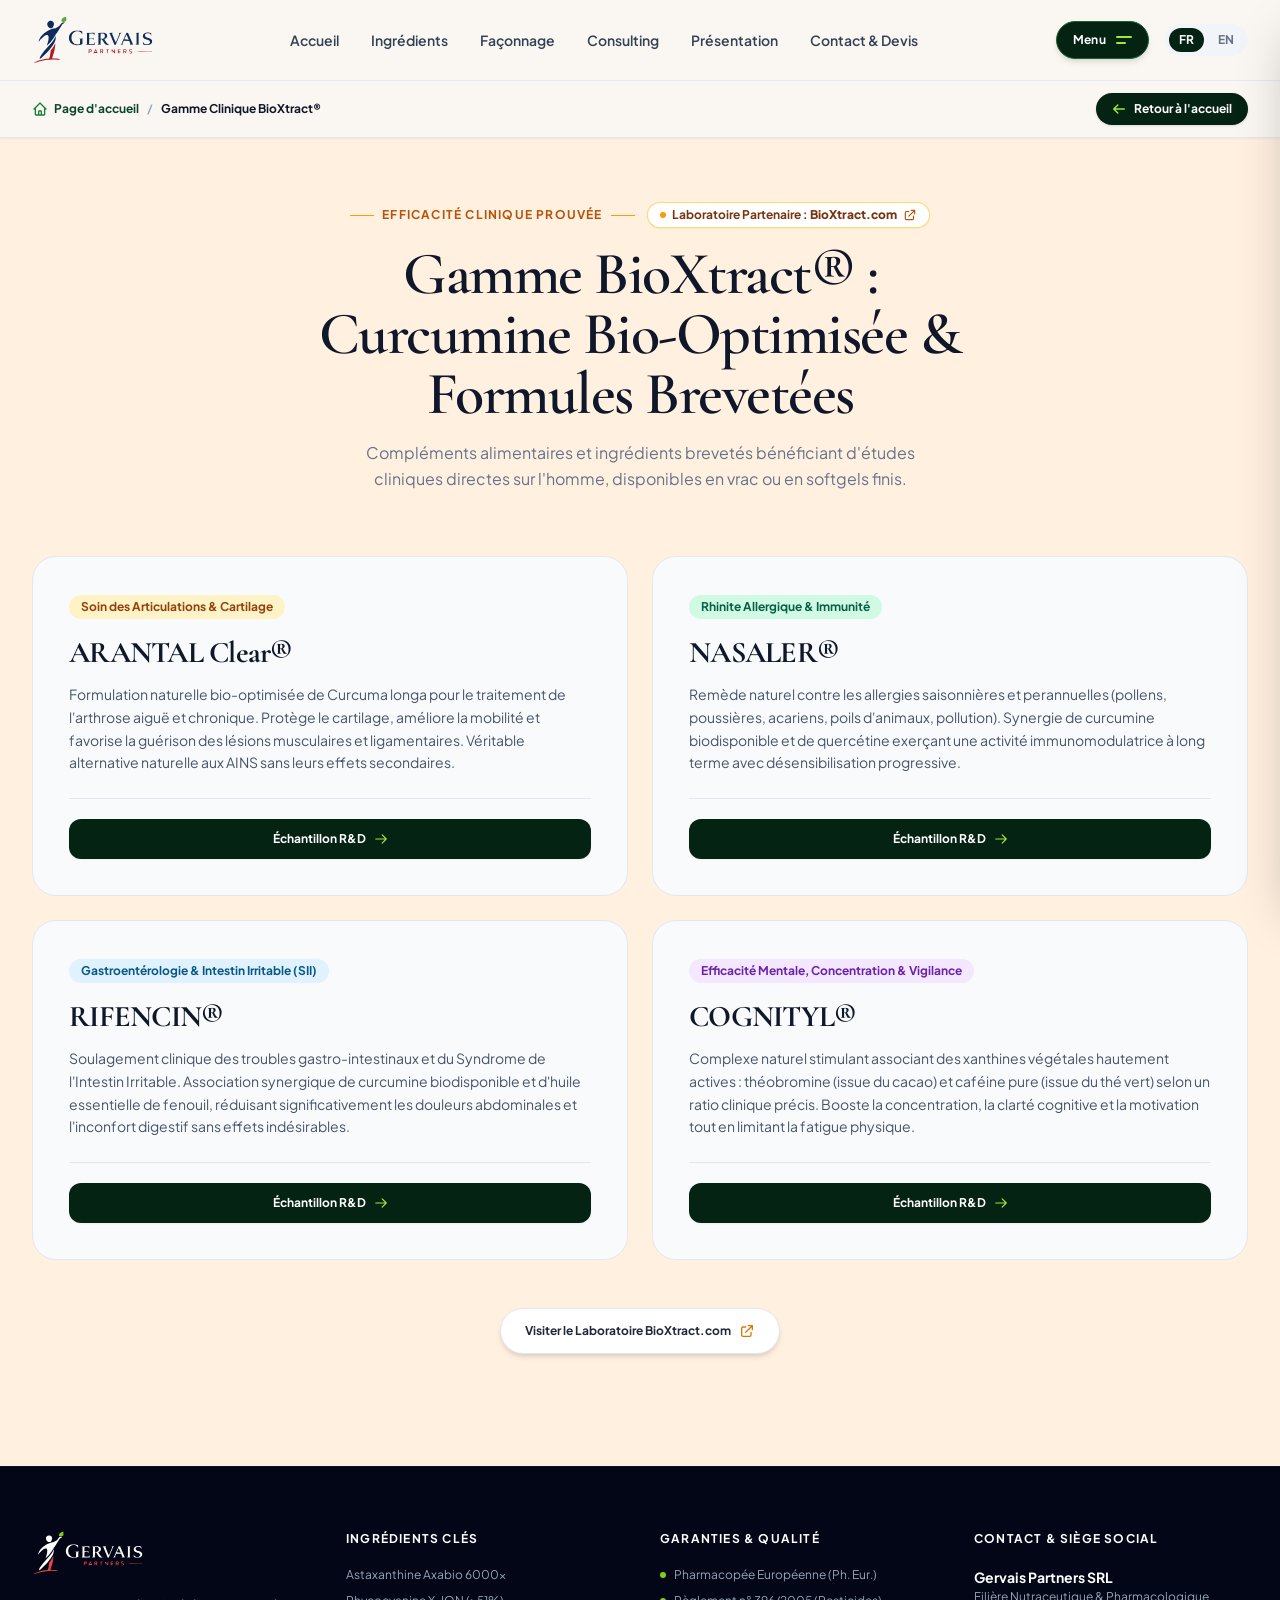
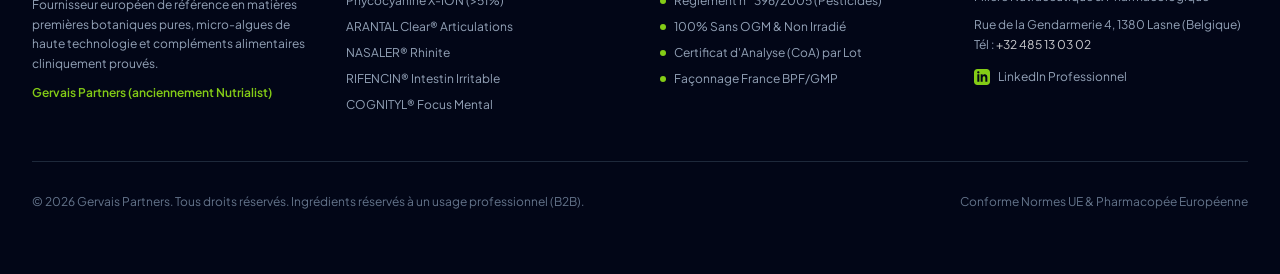
<file: bioxtract.html>
<!DOCTYPE html>
<html lang="fr" class="scroll-smooth">
<head>
  <script>
    try {
      sessionStorage.removeItem('gp_leaf_transition');
      const c = document.getElementById('botanicalLeafWindCanvas');
      if (c) c.remove();
    } catch(e) {}
  </script>

  <meta charset="UTF-8">
  <meta name="viewport" content="width=device-width, initial-scale=1.0">

  <title>Gamme Clinique BioXtract® | Extraits Botaniques Titrés | Gervais Partners</title>
  <meta name="description" content="Gervais Partners (ex-Nutryalis) : Fournisseur B2B européen d'ingrédients botaniques purs pour laboratoires pharmaceutiques & nutraceutiques. Astaxanthine Axabio, Phycocyanine X-ION >51%, Silicium Végétal Breveté Eytelia (BLOOSIL®, MESOPOROSIL®, STEOSIL®), Gamme BioXtract® clinique. Hub logistique 1380 Lasne, Belgique.">
  <meta name="keywords" content="ingrédients botaniques b2b, fournisseur nutraceutique europe, astaxanthine axabio haematococcus pluvialis, silicium vegetal eytelia, bloosil, mesoporosil, steosil, silice de bambou collagene, phycocyanine x-ion spiruline, bioxtract arantal clear arthrose, nasaler rhinite quercetine, rifencin intestin irritable, cognityl theobromine cafeine, berberine liposomale, façonnage galenique softgels france bpf gmp, gervais partners lasne belgique, nutryalis">
  <meta name="author" content="Gervais Partners SRL">
  <meta name="robots" content="index, follow, max-snippet:-1, max-image-preview:large, max-video-preview:-1">
  <meta name="theme-color" content="#052313">

  <link rel="canonical" href="https://gervaispartners.com/bioxtract.html">

  <link rel="alternate" hreflang="fr" href="https://gervaispartners.com/?lang=fr">
  <link rel="alternate" hreflang="en" href="https://gervaispartners.com/?lang=en">
  <link rel="alternate" hreflang="x-default" href="https://gervaispartners.com/">

  <meta property="og:type" content="website">
  <meta property="og:url" content="https://gervaispartners.com/bioxtract.html">
  <meta property="og:title" content="Gervais Partners | Ingrédients Botaniques d'Excellence B2B Europe">
  <meta property="og:description" content="Fournisseur européen de matières premières végétales titrées et micro-algues de haute pureté pour laboratoires pharmaceutiques. Astaxanthine Axabio, Phycocyanine X-ION, BioXtract®.">
  <meta property="og:image" content="https://gervaispartners.com/assets/images/nature-botanical-dew.jpg">
  <meta property="og:image:alt" content="Gervais Partners - Ingrédients Botaniques et Nutraceutiques d'Excellence">
  <meta property="og:site_name" content="Gervais Partners">
  <meta property="og:locale" content="fr_FR">
  <meta property="og:locale:alternate" content="en_US">

  <meta name="twitter:card" content="summary_large_image">
  <meta name="twitter:url" content="https://gervaispartners.com/bioxtract.html">
  <meta name="twitter:title" content="Gervais Partners | Ingrédients Botaniques B2B Europe">
  <meta name="twitter:description" content="Fournisseur européen d'ingrédients botaniques titrés et micro-algues de haute pureté pour l'industrie pharmaceutique et nutraceutique. Hub Lasne, Belgique.">
  <meta name="twitter:image" content="https://gervaispartners.com/assets/images/nature-botanical-dew.jpg">

    <link rel="icon" type="image/svg+xml" href="assets/images/favicon.svg">
  <link rel="icon" type="image/png" sizes="48x48" href="assets/images/favicon-48x48.png">
  <link rel="icon" type="image/png" sizes="192x192" href="assets/images/favicon-192x192.png">
  <link rel="apple-touch-icon" sizes="180x180" href="assets/images/apple-touch-icon.png">
  <link rel="shortcut icon" href="favicon.ico">

  <link rel="preconnect" href="https://fonts.googleapis.com">
  <link rel="preconnect" href="https://fonts.gstatic.com" crossorigin>
  <link href="https://fonts.googleapis.com/css2?family=Cormorant+Garamond:ital,wght@0,400;0,500;0,600;0,700;1,400;1,600&family=Plus+Jakarta+Sans:wght@300;400;500;600;700;800&display=swap" rel="stylesheet">

  <script src="assets/css/tailwind.min.js"></script>
  <script>
    tailwind.config = {
      theme: {
        extend: {
          colors: {
            forest: { 50:'#f0fdf4',100:'#dcfce7',200:'#bbf7d0',300:'#86efac',400:'#4ade80',500:'#22c55e',600:'#16a34a',700:'#15803d',800:'#166534',900:'#0b4629',950:'#052313' },
            limegold: { 300:'#bef264',400:'#a3e635',500:'#84cc16',600:'#65a30d' },
            sapphire: { 400:'#38bdf8',500:'#0ea5e9',600:'#0284c7',900:'#0c4a6e' },
            cream: { DEFAULT:'#faf7f2', dark:'#f0ebe0' }
          },
          fontFamily: {
            sans: ['"Plus Jakarta Sans"','system-ui','sans-serif'],
            display: ['"Cormorant Garamond"','Georgia','serif']
          }
        }
      }
    }
  </script>
  <script>
    function toggleSidebarMenu(open) {
      var drawer = document.getElementById('sidebarDrawer');
      var backdrop = document.getElementById('sidebarBackdrop');
      if (!drawer || !backdrop) return;
      if (open) {
        backdrop.classList.remove('opacity-0', 'pointer-events-none');
        backdrop.classList.add('opacity-100', 'pointer-events-auto');
        drawer.classList.remove('translate-x-full');
        drawer.classList.add('translate-x-0');
        document.body.style.overflow = 'hidden';
      } else {
        backdrop.classList.add('opacity-0', 'pointer-events-none');
        backdrop.classList.remove('opacity-100', 'pointer-events-auto');
        drawer.classList.add('translate-x-full');
        drawer.classList.remove('translate-x-0');
        document.body.style.overflow = '';
      }
    }
    window.toggleSidebarMenu = toggleSidebarMenu;
  </script>

  <style>
    body { font-family: 'Plus Jakarta Sans', system-ui, sans-serif; background: #faf7f2; color: #1a1a1a; }
    .display { font-family: 'Cormorant Garamond', Georgia, serif; letter-spacing: -0.025em; line-height: 1.05; }
    .pulse-dot { display:inline-block; width:7px; height:7px; border-radius:50%; background:#84cc16; animation:pulse-glow 2s ease-in-out infinite; flex-shrink:0; }
    @keyframes pulse-glow { 0%,100%{box-shadow:0 0 0 0 rgba(132,204,22,0.5)} 50%{box-shadow:0 0 0 6px rgba(132,204,22,0)} }
    .reveal,.reveal-left,.reveal-right,.reveal-scale { opacity:1; transform:none; }
    .reveal { transform:translateY(16px); }
    .reveal-left { transform:translateX(-16px); }
    .reveal-right { transform:translateX(16px); }
    .reveal-scale { transform:scale(0.94); }
    .reveal.visible,.reveal-left.visible,.reveal-right.visible,.reveal-scale.visible { opacity:1; transform:none; }
    .delay-100{transition-delay:.1s} .delay-200{transition-delay:.2s} .delay-300{transition-delay:.3s} .delay-400{transition-delay:.4s}
    @keyframes float { 0%,100%{transform:translateX(-50%) translateY(0)} 50%{transform:translateX(-50%) translateY(-8px)} }
    .scroll-indicator { position:absolute; bottom:32px; left:50%; transform:translateX(-50%); display:flex; flex-direction:column; align-items:center; gap:8px; color:rgba(255,255,255,0.45); font-size:10px; letter-spacing:.1em; text-transform:uppercase; z-index:10; animation:float 3s ease-in-out infinite; }
    .scroll-line { width:1px; height:40px; background:linear-gradient(180deg,rgba(255,255,255,0.4),transparent); }
    .hero-bg-img { background-size:cover; background-position:left center; background-repeat:no-repeat; }
    #tdsModal.hidden { display:none !important; }
    #confirmationModal.hidden { display:none !important; }
    .map-container { background:radial-gradient(circle at 50%,#15202e,#060b13); border-radius:16px; overflow:hidden; }
    .filter-btn.active { background:#052313 !important; color:#fff !important; border-color:#052313 !important; }
    .product-card { transition:all .4s cubic-bezier(0.16,1,0.3,1); }
    .product-card:hover { transform:translateY(-8px); }
    .bx-card { position:relative; overflow:hidden; transition:all .4s cubic-bezier(0.16,1,0.3,1); }
    .bx-card::after { content:''; position:absolute; bottom:0; left:0; right:0; height:3px; background:#84cc16; transform:scaleX(0); transform-origin:left; transition:transform .4s cubic-bezier(0.16,1,0.3,1); }
    .bx-card:hover::after { transform:scaleX(1); }
    .bx-card:hover { transform:translateY(-6px); box-shadow:0 30px 60px rgba(0,0,0,0.1); }
    .img-zoom { overflow:hidden; }
    .img-zoom img { transition:transform 1.2s cubic-bezier(0.16,1,0.3,1); }
    .img-zoom:hover img { transform:scale(1.05); }
    .scrollbar-none::-webkit-scrollbar{display:none} .scrollbar-none{-ms-overflow-style:none;scrollbar-width:none}
    @media print { body *{visibility:hidden} #tdsModal,#tdsModal *{visibility:visible} #tdsModal{position:absolute;left:0;top:0;width:100%;padding:25px;background:#fff!important;color:#000!important} .no-print{display:none!important} .print-header,.print-footer{display:block!important} .tds-table td,.tds-table th{border:1px solid #cbd5e1!important;padding:8px 12px!important} }
  </style>

  <script type="application/ld+json">
  {
    "@context": "https://schema.org",
    "@graph": [
      {
        "@type": "Organization",
        "@id": "https://gervaispartners.com/#organization",
        "name": "Gervais Partners",
        "legalName": "Gervais Partners SRL",
        "alternateName": ["Nutryalis", "Gervais Partners Europe"],
        "url": "https://gervaispartners.com/",
        "sameAs": ["https://www.linkedin.com/in/christian-gervais-9a126817/"],
        "logo": "https://gervaispartners.com/assets/images/logo-gervais.png",
        "image": "https://gervaispartners.com/assets/images/nature-botanical-dew.webp",
        "description": "Distributeur et fournisseur B2B européen de matières premières végétales pures, micro-algues de haute pureté et principes actifs nutraceutiques et pharmaceutiques avec certification CoA par lot.",
        "telephone": "+32485130302",
        "address": {
          "@type": "PostalAddress",
          "streetAddress": "Rue de la Gendarmerie 4",
          "addressLocality": "Lasne",
          "postalCode": "1380",
          "addressRegion": "Brabant Wallon",
          "addressCountry": "BE"
        },
        "contactPoint": {
          "@type": "ContactPoint",
          "telephone": "+32485130302",
          "contactType": "Sales and Technical Support",
          "availableLanguage": ["French", "English"]
        },
        "areaServed": [
          { "@type": "AdministrativeArea", "name": "European Union" },
          { "@type": "Country", "name": "France" },
          { "@type": "Country", "name": "Belgium" },
          { "@type": "Country", "name": "Germany" },
          { "@type": "Country", "name": "Netherlands" },
          { "@type": "Country", "name": "Spain" },
          { "@type": "Country", "name": "Italy" },
          { "@type": "Country", "name": "Switzerland" }
        ],
        "knowsAbout": [
          "Haematococcus pluvialis Astaxanthin",
          "Arthrospira maxima Phycocyanin",
          "BioXtract Curcumin Formulations",
          "European Pharmacopoeia Ph. Eur. Compliance",
          "Liposomal Botanical Extracts",
          "Pharmaceutical Softgel Galenics"
        ]
      },
      {
        "@type": "WebSite",
        "@id": "https://gervaispartners.com/#website",
        "url": "https://gervaispartners.com/",
        "sameAs": ["https://www.linkedin.com/in/christian-gervais-9a126817/"],
        "name": "Gervais Partners",
        "publisher": { "@id": "https://gervaispartners.com/#organization" },
        "inLanguage": ["fr-FR", "en-US"]
      },
      {
        "@type": "BreadcrumbList",
        "@id": "https://gervaispartners.com/#breadcrumb",
        "itemListElement": [
          { "@type": "ListItem", "position": 1, "name": "Accueil", "item": "https://gervaispartners.com/" },
          { "@type": "ListItem", "position": 2, "name": "Astaxanthine Axabio", "item": "https://gervaispartners.com/#astaxanthin-showcase" },
          { "@type": "ListItem", "position": 3, "name": "Phycocyanine X-ION", "item": "https://gervaispartners.com/#phycocyanin-showcase" },
          { "@type": "ListItem", "position": 4, "name": "Silicium Végétal Eytelia", "item": "https://gervaispartners.com/#silicium-showcase" },
          { "@type": "ListItem", "position": 5, "name": "Gamme BioXtract®", "item": "https://gervaispartners.com/#bioxtract-showcase" },
          { "@type": "ListItem", "position": 5, "name": "Catalogue & TDS", "item": "https://gervaispartners.com/#products" },
          { "@type": "ListItem", "position": 6, "name": "Façonnage Galénique", "item": "https://gervaispartners.com/#galenic" },
          { "@type": "ListItem", "position": 7, "name": "Contact B2B", "item": "https://gervaispartners.com/#contact" }
        ]
      },
      {
        "@type": "ItemList",
        "@id": "https://gervaispartners.com/#products-list",
        "name": "Catalogue Ingrédients Botaniques Gervais Partners",
        "description": "Portefeuille officiel de matières premières végétales pures et principes actifs titrés avec fiches techniques TDS complètes.",
        "itemListElement": [
          {
            "@type": "Product",
            "position": 1,
            "name": "Astaxanthine Naturelle Axabio (Haematococcus pluvialis)",
            "image": "https://gervaispartners.com/assets/images/products/axabio-astaxanthin-gummies.webp",
            "description": "Caroténoïde antioxydant naturel 6000x supérieur à la vitamine C. Oléorésine CO2 supercritique 5-15%, poudre CWD soluble à froid, microcapsules N-Pearls et biomasse brute.",
            "sku": "AXA-BIO-ASTA",
            "category": "Micro-Algues & Antioxydants",
            "brand": { "@type": "Brand", "name": "Axabio" }
          },
          {
            "@type": "Product",
            "position": 2,
            "name": "Phycocyanine X-ION >51% Pureté Brute (Arthrospira maxima)",
            "image": "https://gervaispartners.com/assets/images/products/phycocyanine-blue.webp",
            "description": "Or bleu naturel issu de spiruline cultivée en Espagne. Pureté >51% phycobiliprotéines, protéines totales >=60%, 100% hydrosoluble à froid, signature spectrale 620/650nm.",
            "sku": "XION-PHYCO-51",
            "category": "Micro-Algues & Pigments Thérapeutiques",
            "brand": { "@type": "Brand", "name": "X-ION" }
          },
          {
            "@type": "Product",
            "position": 3,
            "name": "ARANTAL Clear® (Curcumine Bio-Optimisée pour Arthrose)",
            "image": "https://gervaispartners.com/assets/images/products/arantal-clear-joints.webp",
            "description": "Formule naturelle brevetée de Curcuma longa cliniquement validée sur l'arthrose aiguë et chronique. Protection directe du cartilage, amélioration de la mobilité sans effets secondaires AINS.",
            "sku": "BX-ARANTAL-CLR",
            "category": "Gamme BioXtract Clinique",
            "brand": { "@type": "Brand", "name": "BioXtract®" }
          },
          {
            "@type": "Product",
            "position": 4,
            "name": "NASALER® (Curcumine + Quercétine pour Rhinite Allergique)",
            "image": "https://gervaispartners.com/assets/images/products/nasaler-allergy-relief.webp",
            "description": "Complexe synergique curcumine biodisponible et quercétine purifiée pour les allergies saisonnières et perannuelles avec désensibilisation immunitaire progressive.",
            "sku": "BX-NASALER-ALL",
            "category": "Gamme BioXtract Clinique",
            "brand": { "@type": "Brand", "name": "BioXtract®" }
          },
          {
            "@type": "Product",
            "position": 5,
            "name": "RIFENCIN® (Curcumine + Fenouil pour Syndrome de l'Intestin Irritable)",
            "image": "https://gervaispartners.com/assets/images/products/rifencin-gut-comfort.webp",
            "description": "Soulagement clinique du Syndrome de l'Intestin Irritable (SII) associant curcumine à haute absorption et huile essentielle de fenouil pure.",
            "sku": "BX-RIFENCIN-GUT",
            "category": "Gamme BioXtract Clinique",
            "brand": { "@type": "Brand", "name": "BioXtract®" }
          },
          {
            "@type": "Product",
            "position": 6,
            "name": "COGNITYL® (Théobromine & Caféine Végétale Focus Mental)",
            "image": "https://gervaispartners.com/assets/images/products/cognityl-mental-focus.webp",
            "description": "Synergie de xanthines végétales naturelles (cacao et thé vert) cliniquement dosées pour la clarté cognitive, la mémoire et la concentration sans excitation rebond.",
            "sku": "BX-COGNITYL-MNT",
            "category": "Gamme BioXtract Clinique",
            "brand": { "@type": "Brand", "name": "BioXtract®" }
          },
          {
            "@type": "Product",
            "position": 7,
            "name": "BLOOSIL® (Silicium Végétal Nouvelle Génération Peau & Collagène)",
            "image": "https://gervaispartners.com/assets/images/products/bloosil-vegetal-silicon.webp",
            "description": "Le premier silicium solide d'origine végétale 100% biologique, hautement soluble breveté par Eytelia. Poudre sèche beautyceutical et technologie porteuse Sil'Innov.",
            "sku": "EYT-BLOO-SIL",
            "category": "Silicium Végétal Breveté",
            "brand": { "@type": "Brand", "name": "Eytelia" }
          },
          {
            "@type": "Product",
            "position": 8,
            "name": "MESOPOROSIL® (Poudre Poreuse Microscopique Silicium 6%)",
            "image": "https://gervaispartners.com/assets/images/products/mesoporosil-porous-silicon.webp",
            "description": "Technologie brevetée de poudre poreuse microscopique issue de racine de bambou (6% silicium soluble absorbable). Dose minimale pour libération maximale d'OSA monomérique.",
            "sku": "EYT-MESO-SIL",
            "category": "Silicium Végétal Breveté",
            "brand": { "@type": "Brand", "name": "Eytelia" }
          },
          {
            "@type": "Product",
            "position": 9,
            "name": "STEOSIL® (Silicium Clinique Réparation Fractures Vertébrales)",
            "image": "https://gervaispartners.com/assets/images/products/steosil-clinical-formula.webp",
            "description": "Formule brevetée soutenant la guérison des fractures vertébrales mineures. Validé par étude clinique STEOSIL. Silicium hautement biodisponible (Activation, Absorption, Assimilation).",
            "sku": "EYT-STEO-SIL",
            "category": "Silicium Végétal Breveté",
            "brand": { "@type": "Brand", "name": "Eytelia" }
          }
        ]
      },
      {
        "@type": "FAQPage",
        "@id": "https://gervaispartners.com/#faq",
        "mainEntity": [
          {
            "@type": "Question",
            "name": "Comment commander un échantillon R&D pour notre laboratoire ?",
            "acceptedAnswer": {
              "@type": "Answer",
              "text": "Vous pouvez demander un échantillon physique d'essai (de 100g à 500g selon l'ingrédient) directement via notre formulaire B2B en ligne ou par téléphone au +32 485 13 03 02. Les échantillons sont expédiés sous délais maîtrisés avec leur certificat d'analyse (CoA) complet par lot."
            }
          },
          {
            "@type": "Question",
            "name": "Quels sont les délais de livraison pour les laboratoires en Europe ?",
            "acceptedAnswer": {
              "@type": "Answer",
              "text": "Grâce à notre hub logistique centralisé situé à Lasne (Belgique), nous assurons des livraisons en délais maîtrisés et sous température dirigée pour le Benelux, la France, l'Allemagne et l'ensemble de l'Union Européenne."
            }
          },
          {
            "@type": "Question",
            "name": "Quels documents réglementaires et qualité accompagnent chaque livraison ?",
            "acceptedAnswer": {
              "@type": "Answer",
              "text": "Chaque lot est accompagné d'un Certificat d'Analyse (CoA) officiel comprenant : identification chromatographique (HPLC/UV), teneur en principe actif titré, screening des métaux lourds (Pb, Cd, Hg, As), recherche multi-résidus de pesticides conforme règlement n° 396/2005, contrôle microbiologique conforme Pharmacopée Européenne et attestation 100% sans OGM."
            }
          },
          {
            "@type": "Question",
            "name": "Proposez-vous le façonnage galénique de produits finis (marque blanche) ?",
            "acceptedAnswer": {
              "@type": "Answer",
              "text": "Oui. En partenariat avec notre unité industrielle en France certifiée BPF/GMP, nous prenons en charge la fabrication complète de vos compléments alimentaires : softgels véganes ou classiques, gummies sans sucre à base de pectine, liquid capsules véganes et mise en flacon ou pilulier à votre marque."
            }
          },
          {
            "@type": "Question",
            "name": "Quelles sont les quantités minimales de commande (MOQ) ?",
            "acceptedAnswer": {
              "@type": "Answer",
              "text": "En matières premières en vrac, le MOQ commence dès 5 kg ou 10 kg selon les références. Pour les produits finis galéniques (softgels, gummies), les lots pilotes débutent dès 650 flacons ou 40 000 capsules pour tester vos marchés en toute souplesse."
            }
          }
        ]
      }
    ]
  }
  </script>
</head>
<body class="antialiased overflow-x-hidden">

  <header id="siteNav" class="sticky top-0 z-40 transition-all border-b border-slate-200/80" style="background:rgba(250,247,242,0.96);backdrop-filter:blur(20px)">
    <div class="max-w-7xl mx-auto px-4 sm:px-8 h-20 flex items-center justify-between gap-6">

      <a href="index.html" class="flex-shrink-0" title="Gervais Partners - Accueil">
        <img src="assets/images/logo-gervais.svg" alt="Gervais Partners - Ingrédients Botaniques B2B" class="h-11 sm:h-12 w-auto object-contain hover:opacity-90 transition">
      </a>

      <nav class="hidden lg:flex items-center gap-7 xl:gap-8 font-semibold text-sm text-slate-700" aria-label="Navigation Principale">
        <a href="index.html" class="hover:text-forest-950 transition" data-i18n="nav.home">Accueil</a>
        <a href="index.html#astaxanthin-showcase" class="hover:text-forest-950 transition" data-i18n="nav.ingredients">Ingrédients</a>
        <a href="index.html#galenic" class="hover:text-forest-950 transition" data-i18n="nav.galenic">Façonnage</a>
        <a href="index.html#consulting" class="hover:text-forest-950 transition" data-i18n="nav.consulting">Consulting</a>
        <a href="index.html#leadership" class="hover:text-forest-950 transition" data-i18n="nav.about">À Propos</a>
        <a href="index.html#contact" class="hover:text-forest-950 transition" data-i18n="nav.contact">Contact</a>
      </nav>

      <div class="flex items-center gap-3 sm:gap-4">

        <button id="sidebarToggleBtn" onclick="toggleSidebarMenu(true)" class="inline-flex items-center gap-2.5 bg-forest-950 text-white hover:bg-forest-800 px-4 py-2.5 rounded-full font-bold text-xs transition-all shadow-md hover:shadow-lg border border-forest-800 group" aria-label="Ouvrir le menu latéral">
          <span class="tracking-wide">Menu</span>
          <div class="flex flex-col gap-1 w-4">
            <span class="w-4 h-0.5 bg-limegold-400 rounded-full transition-all group-hover:bg-white"></span>
            <span class="w-2.5 h-0.5 bg-limegold-400 rounded-full transition-all group-hover:w-4 group-hover:bg-white"></span>
          </div>
        </button>

        <div class="flex items-center bg-slate-100 p-1 rounded-full text-xs font-bold gap-1" role="group" aria-label="Changement de langue">
          <button type="button" class="lang-btn px-2.5 py-1 rounded-full transition bg-forest-950 text-white" data-lang="fr" aria-label="Passer en Français">FR</button>
          <button type="button" class="lang-btn px-2.5 py-1 rounded-full transition text-slate-500 hover:bg-slate-200" data-lang="en" aria-label="Switch to English">EN</button>
        </div>

      </div>
    </div>
  </header>

  <div id="sidebarBackdrop" onclick="toggleSidebarMenu(false)" class="fixed inset-0 bg-slate-950/70 backdrop-blur-sm z-50 opacity-0 pointer-events-none transition-opacity duration-300" aria-hidden="true"></div>

  <aside id="sidebarDrawer" class="fixed top-0 right-0 bottom-0 w-full sm:w-[460px] z-50 bg-forest-950 text-white shadow-2xl transform translate-x-full transition-transform duration-300 ease-out flex flex-col justify-between overflow-y-auto border-l border-white/10" aria-label="Menu Latéral de Navigation">

    <div class="p-6 border-b border-white/10 flex items-center justify-between sticky top-0 bg-forest-950/95 backdrop-blur-md z-10">
      <a href="index.html" onclick="toggleSidebarMenu(false)" title="Gervais Partners">
        <img src="assets/images/logo-gervais-dark.svg" alt="Gervais Partners" class="h-9 w-auto">
      </a>
      <button onclick="toggleSidebarMenu(false)" class="w-10 h-10 rounded-full bg-white/10 hover:bg-white/20 text-white flex items-center justify-center transition hover:rotate-90" aria-label="Fermer le menu">
        <svg class="w-5 h-5" fill="none" stroke="currentColor" viewBox="0 0 24 24"><path stroke-linecap="round" stroke-linejoin="round" stroke-width="2" d="M6 18L18 6M6 6l12 12"/></svg>
      </button>
    </div>

    <div class="p-6 space-y-8 flex-1">

      <div>
        <span class="text-[11px] font-bold uppercase tracking-widest text-limegold-400 block mb-3">Les Gammes d'Ingrédients Exclusifs</span>
        <ul class="space-y-2 text-sm">
          <li>
            <a href="astaxanthine.html" class="flex items-center justify-between p-3 rounded-xl bg-limegold-400/20 border border-limegold-400/50 text-white font-bold hover:bg-limegold-400 hover:text-forest-950 transition group">
              <span class="flex items-center gap-2">
                <span class="w-2 h-2 rounded-full bg-rose-500 animate-pulse"></span>
                <span>Astaxanthine Axabio 6000× (Vedette)</span>
              </span>
              <span class="text-xs font-bold group-hover:translate-x-1 transition-all">→</span>
            </a>
          </li>
          <li>
            <a href="silicium-vegetal.html" class="flex items-center justify-between p-2.5 rounded-xl hover:bg-white/5 transition text-white/90 hover:text-limegold-300 group">
              <span class="font-medium" data-i18n="drawer.p3">Silicium Végétal Eytelia (Bloosil, Steosil)</span>
              <span class="text-xs text-white/40 group-hover:text-limegold-400 group-hover:translate-x-1 transition-all">→</span>
            </a>
          </li>
          <li>
            <a href="bioxtract.html" class="flex items-center justify-between p-2.5 rounded-xl hover:bg-white/5 transition text-white/90 hover:text-limegold-300 group">
              <span class="font-medium" data-i18n="drawer.p4">Gamme Clinique BioXtract® (Curcumine)</span>
              <span class="text-xs text-white/40 group-hover:text-limegold-400 group-hover:translate-x-1 transition-all">→</span>
            </a>
          </li>
          <li>
            <a href="faconnage-galenique.html" class="flex items-center justify-between p-2.5 rounded-xl hover:bg-white/5 transition text-white/90 hover:text-limegold-300 group">
              <span class="font-medium" data-i18n="drawer.galenic">Façonnage Galénique France (BPF/GMP)</span>
              <span class="text-xs text-white/40 group-hover:text-limegold-400 group-hover:translate-x-1 transition-all">→</span>
            </a>
          </li>
        </ul>
      </div>

      <div>
        <span class="text-[11px] font-bold uppercase tracking-widest text-limegold-400 block mb-3" data-i18n="drawer.catServices">Entreprise &amp; Contact</span>
        <ul class="space-y-1.5 text-sm">
          <li>
            <a href="a-propos.html" class="flex items-center justify-between p-2.5 rounded-xl hover:bg-white/5 transition text-white/90 hover:text-limegold-300 group">
              <span class="font-medium" data-i18n="drawer.about">Présentation Gervais Partners &amp; Hub Lasne</span>
              <span class="text-xs text-white/40 group-hover:text-limegold-400 group-hover:translate-x-1 transition-all">→</span>
            </a>
          </li>
          <li>
            <a href="contact.html" class="flex items-center justify-between p-2.5 rounded-xl hover:bg-white/5 transition text-white/90 hover:text-limegold-300 group">
              <span class="font-medium" data-i18n="drawer.contact">Demandes d'Échantillons R&amp;D &amp; Devis</span>
              <span class="text-xs text-white/40 group-hover:text-limegold-400 group-hover:translate-x-1 transition-all">→</span>
            </a>
          </li>
        </ul>
      </div>

      <div class="bg-white/5 rounded-2xl p-4 border border-white/10">
        <span class="text-[11px] font-bold uppercase tracking-widest text-limegold-400 block mb-2" data-i18n="drawer.catContact">Siège &amp; Accès Direct</span>
        <p class="text-xs text-white/70 mb-2" data-i18n="drawer.address">Rue de la Gendarmerie 4, 1380 Lasne (Belgique)</p>
        <a href="tel:+32485130302" class="inline-flex items-center gap-2 text-white font-bold text-sm hover:text-limegold-400 transition mb-3">
          <svg class="w-4 h-4 text-limegold-400" fill="none" stroke="currentColor" viewBox="0 0 24 24"><path stroke-linecap="round" stroke-linejoin="round" stroke-width="2" d="M3 5a2 2 0 012-2h3.28a1 1 0 01.948.684l1.498 4.493a1 1 0 01-.502 1.21l-2.257 1.13a11.042 11.042 0 005.516 5.516l1.13-2.257a1 1 0 011.21-.502l4.493 1.498a1 1 0 01.684.949V19a2 2 0 01-2 2h-1C9.716 21 3 14.284 3 6V5z"/></svg>
          <span data-i18n="drawer.phone">+32 485 13 03 02</span>
        </a>
        <a href="#location" onclick="toggleSidebarMenu(false)" class="block text-xs text-limegold-400 hover:underline" data-i18n="drawer.mapsLink">
          Voir sur Google Maps ↗
        </a>
      </div>

    </div>

    <div class="p-6 border-t border-white/10 bg-forest-950/95 space-y-3 sticky bottom-0">
      <a href="#contact" onclick="toggleSidebarMenu(false)" class="w-full flex items-center justify-center gap-2 bg-limegold-500 hover:bg-limegold-400 text-forest-950 font-bold text-sm py-3.5 px-5 rounded-xl transition shadow-lg" data-i18n="drawer.requestSampleBtn">
        <span>Demander un Échantillon R&amp;D</span>
        <svg class="w-4 h-4" fill="none" stroke="currentColor" viewBox="0 0 24 24"><path stroke-linecap="round" stroke-linejoin="round" stroke-width="2" d="M14 5l7 7m0 0l-7 7m7-7H3"/></svg>
      </a>
      <div class="flex items-center justify-between text-xs text-white/50 pt-2">
        <span>© 2026 Gervais Partners SRL</span>
        <span>Bruxelles · 1380 Lasne</span>
      </div>
    </div>

  </aside>

  <main>

    <nav class="sticky top-20 z-30 bg-[#faf7f2]/95 backdrop-blur-md border-b border-slate-200/90 shadow-sm" aria-label="Navigation Retour">
      <div class="max-w-7xl mx-auto px-4 sm:px-8 py-3 flex items-center justify-between gap-4">
        <div class="flex items-center gap-2 text-xs font-semibold text-slate-600">
          <a href="index.html" class="inline-flex items-center gap-1.5 text-forest-900 hover:text-forest-700 font-bold transition">
            <svg class="w-4 h-4 text-forest-700" fill="none" stroke="currentColor" viewBox="0 0 24 24"><path stroke-linecap="round" stroke-linejoin="round" stroke-width="2" d="M3 12l2-2m0 0l7-7 7 7M5 10v10a1 1 0 001 1h3m10-11l2 2m-2-2v10a1 1 0 01-1 1h-3m-6 0a1 1 0 001-1v-4a1 1 0 011-1h2a1 1 0 011 1v4a1 1 0 001 1m-6 0h6"/></svg>
            <span>Page d'accueil</span>
          </a>
          <span class="text-slate-400">/</span>
          <span class="text-slate-900 font-bold truncate">Gamme Clinique BioXtract®</span>
        </div>
        <a href="index.html" class="inline-flex items-center gap-2 px-4 py-2 rounded-full bg-forest-950 hover:bg-forest-800 text-white font-bold text-xs shadow transition group flex-shrink-0">
          <svg class="w-3.5 h-3.5 text-limegold-400 group-hover:-translate-x-1 transition-transform" fill="none" stroke="currentColor" viewBox="0 0 24 24"><path stroke-linecap="round" stroke-linejoin="round" stroke-width="2.5" d="M10 19l-7-7m0 0l7-7m-7 7h18"/></svg>
          <span>Retour à l'accueil</span>
        </a>
      </div>
    </nav>

<section id="bioxtract-showcase" class="pt-16 pb-28" style="background-color: #FFF0E0;">
      <div class="max-w-7xl mx-auto px-6 lg:px-8">

        <div class="text-center mb-16 reveal">

          <div class="flex flex-wrap items-center justify-center gap-3 mb-4">
            <div class="inline-flex items-center gap-2 text-amber-700 text-xs font-bold uppercase tracking-widest">
              <span class="w-6 h-px bg-amber-500"></span>
              <span data-i18n="bioxtractSection.tag">Efficacité Clinique Prouvée · Formules Brevetées</span>
              <span class="w-6 h-px bg-amber-500"></span>
            </div>
            <a href="https://bioxtract.com" target="_blank" rel="noopener noreferrer" class="inline-flex items-center gap-1.5 px-3 py-1 rounded-full text-xs font-bold bg-white text-amber-900 hover:bg-amber-950 hover:text-white border border-amber-300/80 transition-all shadow-sm group" title="Visiter le laboratoire partenaire BioXtract">
              <span class="w-1.5 h-1.5 rounded-full bg-amber-500 animate-pulse"></span>
              <span>Laboratoire Partenaire : <strong>BioXtract.com</strong></span>
              <svg class="w-3.5 h-3.5 text-amber-700 group-hover:text-white transition-transform group-hover:translate-x-0.5 group-hover:-translate-y-0.5" fill="none" stroke="currentColor" viewBox="0 0 24 24"><path stroke-linecap="round" stroke-linejoin="round" stroke-width="2" d="M10 6H6a2 2 0 00-2 2v10a2 2 0 002 2h10a2 2 0 002-2v-4M14 4h6m0 0v6m0-6L10 14"/></svg>
            </a>
          </div>
          <h2 class="display text-5xl lg:text-6xl font-semibold text-slate-900 mx-auto max-w-2xl" data-i18n="bioxtractSection.title">
            Gamme BioXtract® : <em>Curcumine Bio-Optimisée</em>
          </h2>
          <p class="text-slate-500 text-base leading-relaxed mt-4 max-w-xl mx-auto" data-i18n="bioxtractSection.subtitle">
            Études cliniques directes sur l'homme. Matières premières disponibles en vrac ou en softgels finis prêts pour votre marque.
          </p>
        </div>

        <div class="grid grid-cols-1 md:grid-cols-2 gap-6">

          <div class="bx-card bg-slate-50 border border-slate-200 rounded-3xl p-9 flex flex-col justify-between hover:border-slate-300 transition-colors reveal delay-100 group">
            <div>

              <span class="inline-block bg-amber-100 text-amber-800 text-xs font-bold px-3 py-1 rounded-full mb-4" data-i18n="bioxtractSection.p1_claim">Articulations &amp; Cartilage</span>
              <h3 class="display text-3xl font-bold text-slate-900 mb-3" data-i18n="bioxtractSection.p1_name">ARANTAL Clear®</h3>
              <p class="text-sm text-slate-600 leading-relaxed" data-i18n="bioxtractSection.p1_desc">Curcuma longa bio-optimisé pour l'arthrose aiguë et chronique. Alternative naturelle cliniquement validée aux AINS sans effets indésirables gastriques. Protège activement le cartilage et restaure la mobilité.</p>
            </div>
            <div class="mt-6 pt-5 border-t border-slate-200">
              <button onclick="requestProductSample('arantal-clear')" class="w-full bg-forest-950 hover:bg-forest-800 text-white text-xs font-bold py-3 px-4 rounded-xl transition flex items-center justify-center gap-2 shadow-sm">
                <span>Échantillon R&D</span>
                <svg class="w-3.5 h-3.5 text-limegold-400" fill="none" stroke="currentColor" viewBox="0 0 24 24"><path stroke-linecap="round" stroke-linejoin="round" stroke-width="2" d="M14 5l7 7m0 0l-7 7m7-7H3"/></svg>
              </button>
            </div>
          </div>

          <div class="bx-card bg-slate-50 border border-slate-200 rounded-3xl p-9 flex flex-col justify-between hover:border-slate-300 transition-colors reveal delay-200 group">
            <div>

              <span class="inline-block bg-emerald-100 text-emerald-800 text-xs font-bold px-3 py-1 rounded-full mb-4" data-i18n="bioxtractSection.p2_claim">Rhinite Allergique &amp; Immunité</span>
              <h3 class="display text-3xl font-bold text-slate-900 mb-3" data-i18n="bioxtractSection.p2_name">NASALER®</h3>
              <p class="text-sm text-slate-600 leading-relaxed" data-i18n="bioxtractSection.p2_desc">Remède naturel contre les allergies saisonnières et perannuelles (pollens, acariens, pollution). Synergie curcumine biodisponible + quercétine purifiée avec activité immunomodulatrice progressive.</p>
            </div>
            <div class="mt-6 pt-5 border-t border-slate-200">
              <button onclick="requestProductSample('nasaler-allergy')" class="w-full bg-forest-950 hover:bg-forest-800 text-white text-xs font-bold py-3 px-4 rounded-xl transition flex items-center justify-center gap-2 shadow-sm">
                <span>Échantillon R&D</span>
                <svg class="w-3.5 h-3.5 text-limegold-400" fill="none" stroke="currentColor" viewBox="0 0 24 24"><path stroke-linecap="round" stroke-linejoin="round" stroke-width="2" d="M14 5l7 7m0 0l-7 7m7-7H3"/></svg>
              </button>
            </div>
          </div>

          <div class="bx-card bg-slate-50 border border-slate-200 rounded-3xl p-9 flex flex-col justify-between hover:border-slate-300 transition-colors reveal delay-300 group">
            <div>

              <span class="inline-block bg-sky-100 text-sky-800 text-xs font-bold px-3 py-1 rounded-full mb-4" data-i18n="bioxtractSection.p3_claim">Gastroentérologie &amp; SII</span>
              <h3 class="display text-3xl font-bold text-slate-900 mb-3" data-i18n="bioxtractSection.p3_name">RIFENCIN®</h3>
              <p class="text-sm text-slate-600 leading-relaxed" data-i18n="bioxtractSection.p3_desc">Soulagement clinique du Syndrome de l'Intestin Irritable (SII). Curcumine hautement assimilable associée à l'huile essentielle de fenouil pure, réduisant significativement crampes abdominales et ballonnements.</p>
            </div>
            <div class="mt-6 pt-5 border-t border-slate-200">
              <button onclick="requestProductSample('rifencin-gut')" class="w-full bg-forest-950 hover:bg-forest-800 text-white text-xs font-bold py-3 px-4 rounded-xl transition flex items-center justify-center gap-2 shadow-sm">
                <span>Échantillon R&D</span>
                <svg class="w-3.5 h-3.5 text-limegold-400" fill="none" stroke="currentColor" viewBox="0 0 24 24"><path stroke-linecap="round" stroke-linejoin="round" stroke-width="2" d="M14 5l7 7m0 0l-7 7m7-7H3"/></svg>
              </button>
            </div>
          </div>

          <div class="bx-card bg-slate-50 border border-slate-200 rounded-3xl p-9 flex flex-col justify-between hover:border-slate-300 transition-colors reveal delay-400 group">
            <div>

              <span class="inline-block bg-purple-100 text-purple-800 text-xs font-bold px-3 py-1 rounded-full mb-4" data-i18n="bioxtractSection.p4_claim">Focus Mental &amp; Concentration</span>
              <h3 class="display text-3xl font-bold text-slate-900 mb-3" data-i18n="bioxtractSection.p4_name">COGNITYL®</h3>
              <p class="text-sm text-slate-600 leading-relaxed" data-i18n="bioxtractSection.p4_desc">Complexe de xanthines végétales : théobromine de cacao et caféine naturelle de thé vert selon un ratio clinique spécifique. Améliore la vivacité cognitive, l'attention et la mémoire sans nervosité.</p>
            </div>
            <div class="mt-6 pt-5 border-t border-slate-200">
              <button onclick="requestProductSample('cognityl-mental')" class="w-full bg-forest-950 hover:bg-forest-800 text-white text-xs font-bold py-3 px-4 rounded-xl transition flex items-center justify-center gap-2 shadow-sm">
                <span>Échantillon R&D</span>
                <svg class="w-3.5 h-3.5 text-limegold-400" fill="none" stroke="currentColor" viewBox="0 0 24 24"><path stroke-linecap="round" stroke-linejoin="round" stroke-width="2" d="M14 5l7 7m0 0l-7 7m7-7H3"/></svg>
              </button>
            </div>
          </div>

        </div>

        <div class="mt-12 flex flex-wrap items-center justify-center gap-4 reveal">
          <a href="https://bioxtract.com" target="_blank" rel="noopener noreferrer" class="inline-flex items-center gap-2 bg-white hover:bg-slate-50 text-slate-800 font-bold text-xs px-6 py-3.5 rounded-full transition shadow-md border border-slate-200 group">
            <span>Visiter le Laboratoire BioXtract.com</span>
            <svg class="w-4 h-4 text-amber-600 transition-transform group-hover:translate-x-0.5 group-hover:-translate-y-0.5" fill="none" stroke="currentColor" viewBox="0 0 24 24"><path stroke-linecap="round" stroke-linejoin="round" stroke-width="2" d="M10 6H6a2 2 0 00-2 2v10a2 2 0 002 2h10a2 2 0 002-2v-4M14 4h6m0 0v6m0-6L10 14"/></svg>
          </a>
        </div>
      </div>
    </section>
  </main>

<footer class="bg-slate-950 text-slate-400 text-sm py-16 border-t border-white/5">
    <div class="max-w-7xl mx-auto px-6 lg:px-8">
      <div class="grid grid-cols-1 md:grid-cols-2 lg:grid-cols-4 gap-10 mb-12">
        <div>
          <img src="assets/images/logo-gervais-dark.svg" alt="Gervais Partners - Ingrédients Botaniques Européens" class="h-11 w-auto object-contain mb-5">
          <p class="text-xs leading-relaxed text-slate-400" data-i18n="footer.desc">Fournisseur européen de référence en matières premières botaniques pures, micro-algues de haute pureté et compléments alimentaires cliniquement prouvés.</p>
          <p class="text-xs text-limegold-500 font-semibold mt-3" data-i18n="footer.formerName">Anciennement exploité sous l'entité Nutryalis</p>
        </div>
        <div>
          <h3 class="text-white font-bold text-xs uppercase tracking-widest mb-5" data-i18n="footer.col1_title">Ingrédients Clés</h3>
          <ul class="space-y-2.5 text-xs">
            <li><a href="#astaxanthin-showcase" class="hover:text-white transition">Astaxanthine Axabio 6000×</a></li>
            <li><a href="#phycocyanin-showcase" class="hover:text-white transition">Phycocyanine X-ION (&gt;51%)</a></li>
            <li><a href="#bioxtract-showcase" class="hover:text-white transition">ARANTAL Clear® Articulations</a></li>
            <li><a href="#bioxtract-showcase" class="hover:text-white transition">NASALER® Rhinite</a></li>
            <li><a href="#bioxtract-showcase" class="hover:text-white transition">RIFENCIN® Intestin Irritable</a></li>
            <li><a href="#bioxtract-showcase" class="hover:text-white transition">COGNITYL® Focus Mental</a></li>
          </ul>
        </div>
        <div>
          <h3 class="text-white font-bold text-xs uppercase tracking-widest mb-5" data-i18n="footer.col2_title">Garanties &amp; Qualité</h3>
          <div class="space-y-2.5 text-xs text-slate-400">
            <div class="flex items-center gap-2"><span class="w-1.5 h-1.5 rounded-full bg-limegold-500 flex-shrink-0"></span> Pharmacopée Européenne (Ph. Eur.)</div>
            <div class="flex items-center gap-2"><span class="w-1.5 h-1.5 rounded-full bg-limegold-500 flex-shrink-0"></span> Règlement n° 396/2005 (Pesticides)</div>
            <div class="flex items-center gap-2"><span class="w-1.5 h-1.5 rounded-full bg-limegold-500 flex-shrink-0"></span> 100% Sans OGM &amp; Non Irradié</div>
            <div class="flex items-center gap-2"><span class="w-1.5 h-1.5 rounded-full bg-limegold-500 flex-shrink-0"></span> Certificat d'Analyse (CoA) par Lot</div>
            <div class="flex items-center gap-2"><span class="w-1.5 h-1.5 rounded-full bg-limegold-500 flex-shrink-0"></span> Façonnage France BPF/GMP</div>
          </div>
        </div>
        <div>
          <h3 class="text-white font-bold text-xs uppercase tracking-widest mb-5" data-i18n="footer.col3_title">Contact &amp; Siège Social</h3>
          <p class="text-white font-bold text-sm mb-0.5">Gervais Partners SRL</p>
          <p class="text-xs mb-3 text-slate-400">Filière Nutraceutique &amp; Pharmacologique</p>
          <p class="text-xs mb-1 text-slate-400" data-i18n="footer.address">Rue de la Gendarmerie 4, 1380 Lasne (Belgique)</p>
          <p class="text-xs mb-4 text-slate-400">Tél : <a href="tel:+32485130302" class="text-white/80 hover:text-white" data-i18n="footer.phone">+32 485 13 03 02</a></p>
          <a href="https://www.linkedin.com/in/christian-gervais-9a126817/" target="_blank" rel="noopener noreferrer" class="inline-flex items-center gap-2 text-xs text-slate-400 hover:text-white transition">
            <svg class="w-4 h-4 text-limegold-500" fill="currentColor" viewBox="0 0 24 24"><path d="M19 0h-14c-2.761 0-5 2.239-5 5v14c0 2.761 2.239 5 5 5h14c2.762 0 5-2.239 5-5v-14c0-2.761-2.238-5-5-5zm-11 19h-3v-11h3v11zm-1.5-12.268c-.966 0-1.75-.79-1.75-1.764s.784-1.764 1.75-1.764 1.75.79 1.75 1.764-.783 1.764-1.75 1.764zm13.5 12.268h-3v-5.604c0-3.368-4-3.113-4 0v5.604h-3v-11h3v1.765c1.396-2.586 7-2.777 7 2.476v6.759z"/></svg>
            LinkedIn Professionnel
          </a>
        </div>
      </div>
      
      <div class="pt-8 border-t border-slate-800 flex flex-col sm:flex-row justify-between items-center gap-4 text-xs text-slate-500">
        <p>© <span id="currentYear">2026</span> Gervais Partners. <span data-i18n="footer.rights">Tous droits réservés. Usage professionnel B2B uniquement.</span></p>
        <p>Conforme Normes UE &amp; Pharmacopée Européenne</p>
      </div>
    </div>
  </footer>

  <div id="tdsModal" class="hidden" style="position:fixed;inset:0;z-index:1000;background:rgba(0,0,0,0.7);backdrop-filter:blur(8px);display:none;align-items:center;justify-content:center;padding:24px" role="dialog" aria-modal="true" aria-label="Fiche Technique Produit">
    <div id="tdsModalContent" style="background:#fff;border-radius:24px;max-width:760px;width:100%;max-height:90vh;overflow-y:auto;padding:40px;box-shadow:0 60px 120px rgba(0,0,0,0.3)"></div>
  </div>

  <div id="confirmationModal" class="hidden" style="position:fixed;inset:0;z-index:1000;background:rgba(0,0,0,0.7);backdrop-filter:blur(8px);display:none;align-items:center;justify-content:center;padding:24px" role="dialog" aria-modal="true" aria-label="Confirmation de demande">
    <div class="bg-white rounded-3xl max-w-lg w-full p-10 shadow-2xl text-center" style="max-height:90vh;overflow-y:auto">
      <div class="w-16 h-16 bg-forest-50 text-forest-700 rounded-2xl flex items-center justify-center mx-auto mb-6">
        <svg class="w-8 h-8" fill="none" stroke="currentColor" viewBox="0 0 24 24"><path stroke-linecap="round" stroke-linejoin="round" stroke-width="2" d="M5 13l4 4L19 7"/></svg>
      </div>
      <h3 class="text-2xl font-bold text-slate-900 mb-3" data-i18n="contact.successModalTitle">Demande B2B Enregistrée !</h3>
      <p class="text-slate-500 text-sm mb-6" data-i18n="contact.successModalMsg">Transmise directement à notre direction commerciale et technique.</p>
      <div class="bg-slate-50 border border-slate-200 rounded-2xl p-4 mb-6 text-left text-xs space-y-2">
        <div class="flex justify-between"><span class="text-slate-400" data-i18n="contact.successRef">Référence :</span><span id="confirmRef" class="font-mono font-bold text-forest-700">GP-000000</span></div>
        <div class="flex justify-between"><span class="text-slate-400">Laboratoire :</span><span id="confirmCompany" class="font-semibold text-slate-900">-</span></div>
        <div class="flex justify-between"><span class="text-slate-400">Email :</span><span id="confirmEmail" class="font-semibold text-slate-900">-</span></div>
        <div class="flex justify-between pt-2 border-t border-slate-200 text-slate-400"><span>Prise en charge :</span><span id="confirmTargetMail" class="font-semibold text-forest-700 text-[11px] leading-tight text-right">Direction Commerciale &amp; Support B2B</span></div>
      </div>
      <button onclick="closeConfirmationModal()" class="w-full bg-forest-950 hover:bg-forest-800 text-white font-bold text-sm py-3.5 px-6 rounded-xl transition" data-i18n="contact.successClose">Fermer</button>
    </div>
  </div>

  <script src="assets/js/translations.js?v=20261109-seo-opt"></script>
  <script src="assets/js/app.js?v=20261109-seo-opt"></script>
  <script>
    // Year
    document.getElementById('currentYear').textContent = new Date().getFullYear();

    // Nav scroll effect
    const nav = document.getElementById('siteNav');
    window.addEventListener('scroll', () => {
      if (window.scrollY > 50) {
        nav.style.background = 'rgba(250,247,242,0.98)';
        nav.style.boxShadow = '0 4px 30px rgba(0,0,0,0.07)';
      } else {
        nav.style.background = 'rgba(250,247,242,0.95)';
        nav.style.boxShadow = 'none';
      }
    }, { passive: true });

    // Modal open / close handlers with display flex
    const origOpenTds = window.openTdsModal;
    window.openTdsModal = function(id) {
      if (origOpenTds) origOpenTds(id);
      const m = document.getElementById('tdsModal');
      if (m) { m.style.display = 'flex'; m.classList.remove('hidden'); }
    };
    const origCloseTds = window.closeTdsModal;
    window.closeTdsModal = function() {
      const m = document.getElementById('tdsModal');
      if (m) { m.style.display = 'none'; m.classList.add('hidden'); }
      if (origCloseTds) origCloseTds();
    };
    const origShowConf = window.showConfirmationModal;
    window.showConfirmationModal = function(data) {
      if (origShowConf) origShowConf(data);
      const m = document.getElementById('confirmationModal');
      if (m) { m.style.display = 'flex'; m.classList.remove('hidden'); }
    };
    const origCloseConf = window.closeConfirmationModal;
    window.closeConfirmationModal = function() {
      const m = document.getElementById('confirmationModal');
      if (m) { m.style.display = 'none'; m.classList.add('hidden'); }
      if (origCloseConf) origCloseConf();
    };
    document.getElementById('tdsModal').addEventListener('click', function(e) {
      if (e.target === this) window.closeTdsModal();
    });
    document.getElementById('confirmationModal').addEventListener('click', function(e) {
      if (e.target === this) window.closeConfirmationModal();
    });

    // Scroll reveal (IntersectionObserver)
    const obs = new IntersectionObserver((entries) => {
      entries.forEach(e => { if (e.isIntersecting) { e.target.classList.add('visible'); obs.unobserve(e.target); } });
    }, { threshold: 0.04 });
    document.querySelectorAll('.reveal, .reveal-left, .reveal-right, .reveal-scale').forEach(el => obs.observe(el));
  </script>

</body>
</html>
</file>
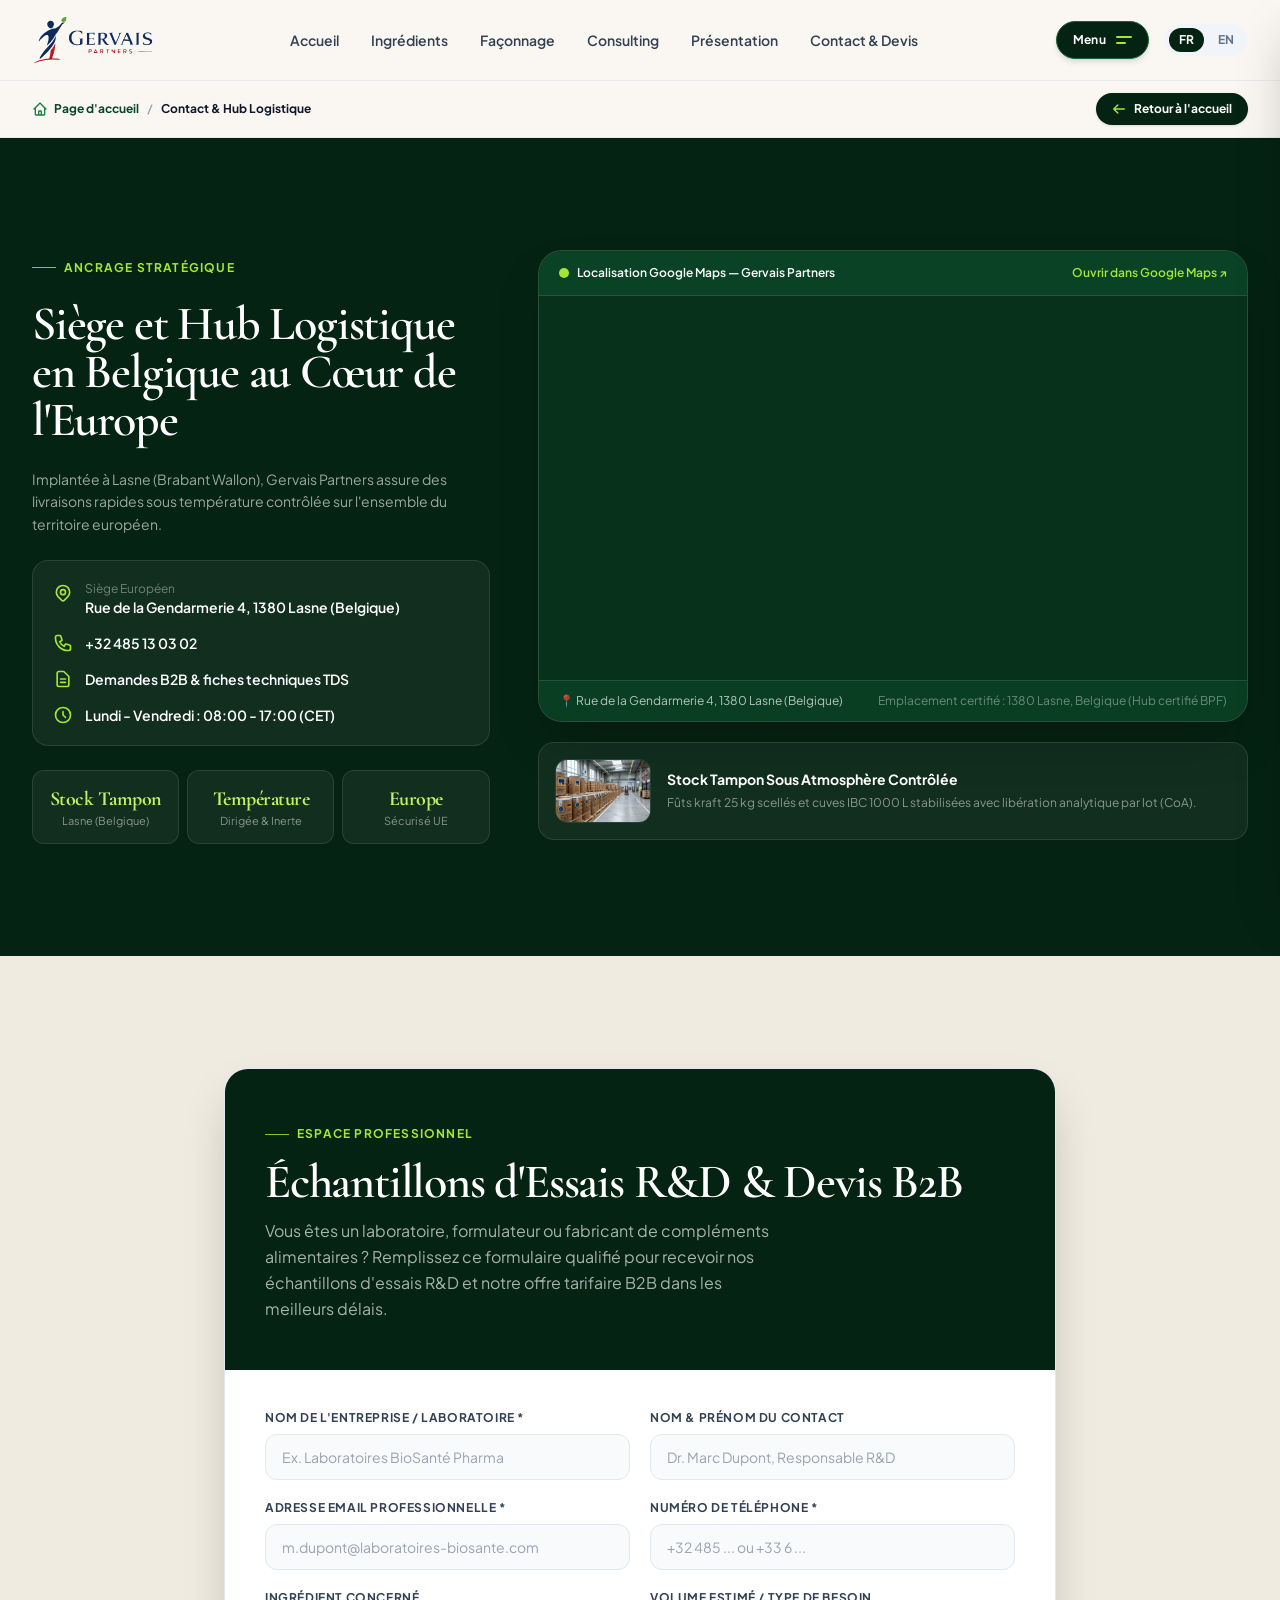
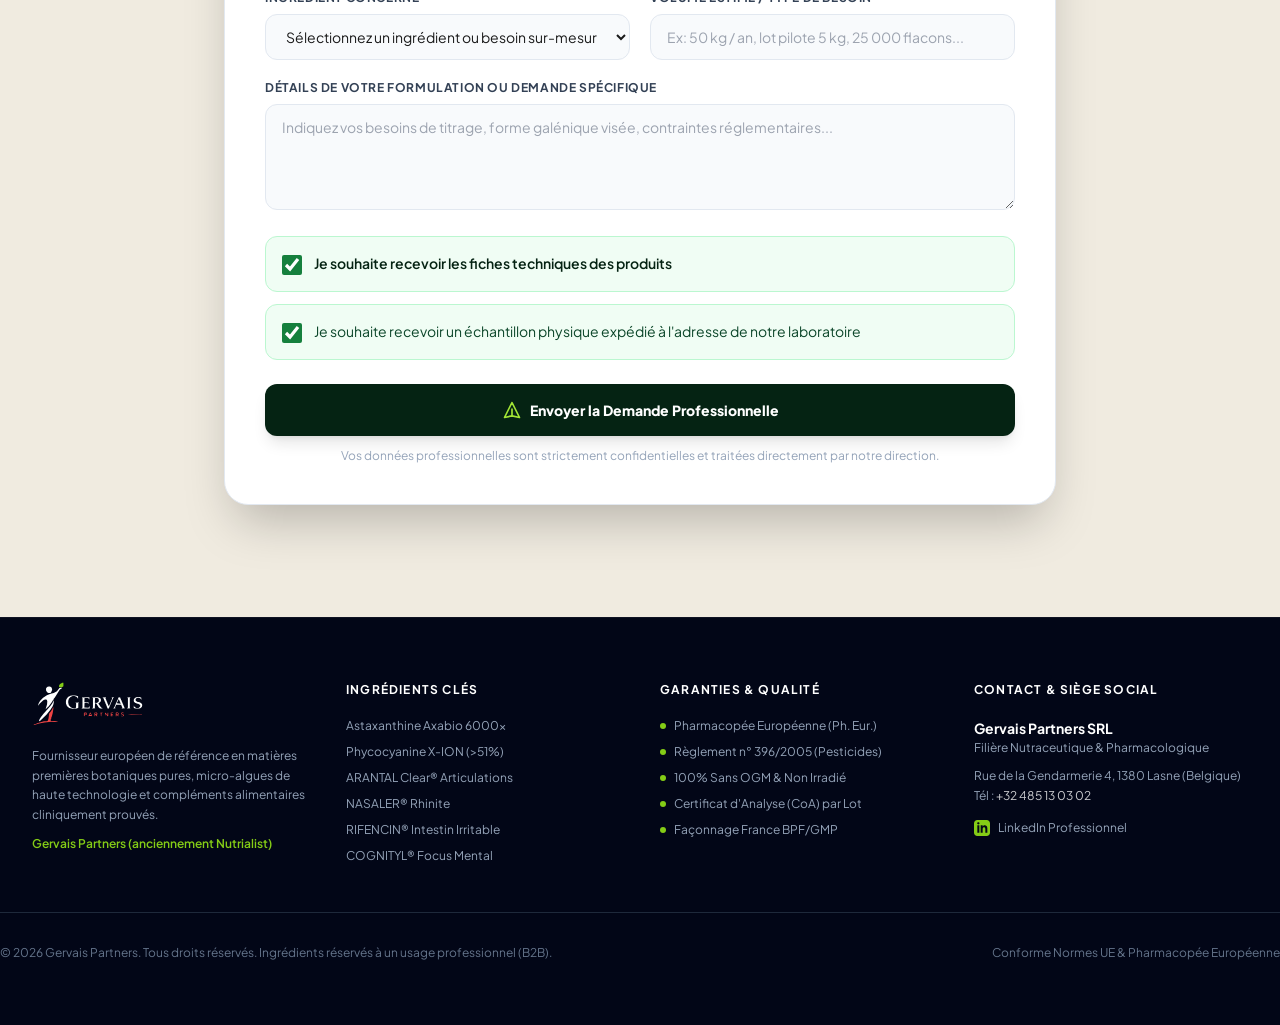
<file: contact.html>
<!DOCTYPE html>
<html lang="fr" class="scroll-smooth">
<head>
  <script>
    try {
      sessionStorage.removeItem('gp_leaf_transition');
      const c = document.getElementById('botanicalLeafWindCanvas');
      if (c) c.remove();
    } catch(e) {}
  </script>

  <meta charset="UTF-8">
  <meta name="viewport" content="width=device-width, initial-scale=1.0">
  <title>Contact & Hub Logistique Lasne | Gervais Partners B2B</title>
  <meta name="description" content="Gervais Partners (ex-Nutryalis) : Fournisseur B2B européen d'ingrédients botaniques purs pour laboratoires pharmaceutiques & nutraceutiques. Astaxanthine Axabio, Phycocyanine X-ION >51%, Silicium Végétal Breveté Eytelia (BLOOSIL®, MESOPOROSIL®, STEOSIL®), Gamme BioXtract® clinique. Hub logistique 1380 Lasne, Belgique.">
  <meta name="keywords" content="ingrédients botaniques b2b, fournisseur nutraceutique europe, astaxanthine axabio haematococcus pluvialis, silicium vegetal eytelia, bloosil, mesoporosil, steosil, silice de bambou collagene, phycocyanine x-ion spiruline, bioxtract arantal clear arthrose, nasaler rhinite quercetine, rifencin intestin irritable, cognityl theobromine cafeine, berberine liposomale, façonnage galenique softgels france bpf gmp, gervais partners lasne belgique, nutryalis">
  <meta name="author" content="Gervais Partners SRL">
  <meta name="robots" content="index, follow, max-snippet:-1, max-image-preview:large, max-video-preview:-1">
  <meta name="theme-color" content="#052313">

  <link rel="canonical" href="https://gervaispartners.com/contact.html">

  <link rel="alternate" hreflang="fr" href="https://gervaispartners.com/?lang=fr">
  <link rel="alternate" hreflang="en" href="https://gervaispartners.com/?lang=en">
  <link rel="alternate" hreflang="x-default" href="https://gervaispartners.com/">

  <meta property="og:type" content="website">
  <meta property="og:url" content="https://gervaispartners.com/contact.html">
  <meta property="og:title" content="Gervais Partners | Ingrédients Botaniques d'Excellence B2B Europe">
  <meta property="og:description" content="Fournisseur européen de matières premières végétales titrées et micro-algues de haute pureté pour laboratoires pharmaceutiques. Astaxanthine Axabio, Phycocyanine X-ION, BioXtract®.">
  <meta property="og:image" content="https://gervaispartners.com/assets/images/nature-botanical-dew.jpg">
  <meta property="og:image:alt" content="Gervais Partners - Ingrédients Botaniques et Nutraceutiques d'Excellence">
  <meta property="og:site_name" content="Gervais Partners">
  <meta property="og:locale" content="fr_FR">
  <meta property="og:locale:alternate" content="en_US">

  <meta name="twitter:card" content="summary_large_image">
  <meta name="twitter:url" content="https://gervaispartners.com/contact.html">
  <meta name="twitter:title" content="Gervais Partners | Ingrédients Botaniques B2B Europe">
  <meta name="twitter:description" content="Fournisseur européen d'ingrédients botaniques titrés et micro-algues de haute pureté pour l'industrie pharmaceutique et nutraceutique. Hub Lasne, Belgique.">
  <meta name="twitter:image" content="https://gervaispartners.com/assets/images/nature-botanical-dew.jpg">

    <link rel="icon" type="image/svg+xml" href="assets/images/favicon.svg">
  <link rel="icon" type="image/png" sizes="48x48" href="assets/images/favicon-48x48.png">
  <link rel="icon" type="image/png" sizes="192x192" href="assets/images/favicon-192x192.png">
  <link rel="apple-touch-icon" sizes="180x180" href="assets/images/apple-touch-icon.png">
  <link rel="shortcut icon" href="favicon.ico">

  <link rel="preconnect" href="https://fonts.googleapis.com">
  <link rel="preconnect" href="https://fonts.gstatic.com" crossorigin>
  <link href="https://fonts.googleapis.com/css2?family=Cormorant+Garamond:ital,wght@0,400;0,500;0,600;0,700;1,400;1,600&family=Plus+Jakarta+Sans:wght@300;400;500;600;700;800&display=swap" rel="stylesheet">

  <script src="assets/css/tailwind.min.js"></script>
  <script>
    tailwind.config = {
      theme: {
        extend: {
          colors: {
            forest: { 50:'#f0fdf4',100:'#dcfce7',200:'#bbf7d0',300:'#86efac',400:'#4ade80',500:'#22c55e',600:'#16a34a',700:'#15803d',800:'#166534',900:'#0b4629',950:'#052313' },
            limegold: { 300:'#bef264',400:'#a3e635',500:'#84cc16',600:'#65a30d' },
            sapphire: { 400:'#38bdf8',500:'#0ea5e9',600:'#0284c7',900:'#0c4a6e' },
            cream: { DEFAULT:'#faf7f2', dark:'#f0ebe0' }
          },
          fontFamily: {
            sans: ['"Plus Jakarta Sans"','system-ui','sans-serif'],
            display: ['"Cormorant Garamond"','Georgia','serif']
          }
        }
      }
    }
  </script>
  <script>
    function toggleSidebarMenu(open) {
      var drawer = document.getElementById('sidebarDrawer');
      var backdrop = document.getElementById('sidebarBackdrop');
      if (!drawer || !backdrop) return;
      if (open) {
        backdrop.classList.remove('opacity-0', 'pointer-events-none');
        backdrop.classList.add('opacity-100', 'pointer-events-auto');
        drawer.classList.remove('translate-x-full');
        drawer.classList.add('translate-x-0');
        document.body.style.overflow = 'hidden';
      } else {
        backdrop.classList.add('opacity-0', 'pointer-events-none');
        backdrop.classList.remove('opacity-100', 'pointer-events-auto');
        drawer.classList.add('translate-x-full');
        drawer.classList.remove('translate-x-0');
        document.body.style.overflow = '';
      }
    }
    window.toggleSidebarMenu = toggleSidebarMenu;
  </script>

  <style>
    body { font-family: 'Plus Jakarta Sans', system-ui, sans-serif; background: #faf7f2; color: #1a1a1a; }
    .display { font-family: 'Cormorant Garamond', Georgia, serif; letter-spacing: -0.025em; line-height: 1.05; }
    .pulse-dot { display:inline-block; width:7px; height:7px; border-radius:50%; background:#84cc16; animation:pulse-glow 2s ease-in-out infinite; flex-shrink:0; }
    @keyframes pulse-glow { 0%,100%{box-shadow:0 0 0 0 rgba(132,204,22,0.5)} 50%{box-shadow:0 0 0 6px rgba(132,204,22,0)} }
    .reveal,.reveal-left,.reveal-right,.reveal-scale { opacity:1; transform:none; }
    .reveal { transform:translateY(16px); }
    .reveal-left { transform:translateX(-16px); }
    .reveal-right { transform:translateX(16px); }
    .reveal-scale { transform:scale(0.94); }
    .reveal.visible,.reveal-left.visible,.reveal-right.visible,.reveal-scale.visible { opacity:1; transform:none; }
    .delay-100{transition-delay:.1s} .delay-200{transition-delay:.2s} .delay-300{transition-delay:.3s} .delay-400{transition-delay:.4s}
    @keyframes float { 0%,100%{transform:translateX(-50%) translateY(0)} 50%{transform:translateX(-50%) translateY(-8px)} }
    .scroll-indicator { position:absolute; bottom:32px; left:50%; transform:translateX(-50%); display:flex; flex-direction:column; align-items:center; gap:8px; color:rgba(255,255,255,0.45); font-size:10px; letter-spacing:.1em; text-transform:uppercase; z-index:10; animation:float 3s ease-in-out infinite; }
    .scroll-line { width:1px; height:40px; background:linear-gradient(180deg,rgba(255,255,255,0.4),transparent); }
    .hero-bg-img { background-size:cover; background-position:left center; background-repeat:no-repeat; }
    #tdsModal.hidden { display:none !important; }
    #confirmationModal.hidden { display:none !important; }
    .map-container { background:radial-gradient(circle at 50%,#15202e,#060b13); border-radius:16px; overflow:hidden; }
    .filter-btn.active { background:#052313 !important; color:#fff !important; border-color:#052313 !important; }
    .product-card { transition:all .4s cubic-bezier(0.16,1,0.3,1); }
    .product-card:hover { transform:translateY(-8px); }
    .bx-card { position:relative; overflow:hidden; transition:all .4s cubic-bezier(0.16,1,0.3,1); }
    .bx-card::after { content:''; position:absolute; bottom:0; left:0; right:0; height:3px; background:#84cc16; transform:scaleX(0); transform-origin:left; transition:transform .4s cubic-bezier(0.16,1,0.3,1); }
    .bx-card:hover::after { transform:scaleX(1); }
    .bx-card:hover { transform:translateY(-6px); box-shadow:0 30px 60px rgba(0,0,0,0.1); }
    .img-zoom { overflow:hidden; }
    .img-zoom img { transition:transform 1.2s cubic-bezier(0.16,1,0.3,1); }
    .img-zoom:hover img { transform:scale(1.05); }
    .scrollbar-none::-webkit-scrollbar{display:none} .scrollbar-none{-ms-overflow-style:none;scrollbar-width:none}
    @media print { body *{visibility:hidden} #tdsModal,#tdsModal *{visibility:visible} #tdsModal{position:absolute;left:0;top:0;width:100%;padding:25px;background:#fff!important;color:#000!important} .no-print{display:none!important} .print-header,.print-footer{display:block!important} .tds-table td,.tds-table th{border:1px solid #cbd5e1!important;padding:8px 12px!important} }
  </style>

  <script type="application/ld+json">
  {
    "@context": "https://schema.org",
    "@graph": [
      {
        "@type": "Organization",
        "@id": "https://gervaispartners.com/#organization",
        "name": "Gervais Partners",
        "legalName": "Gervais Partners SRL",
        "alternateName": ["Nutryalis", "Gervais Partners Europe"],
        "url": "https://gervaispartners.com/",
        "sameAs": ["https://www.linkedin.com/in/christian-gervais-9a126817/"],
        "logo": "https://gervaispartners.com/assets/images/logo-gervais.png",
        "image": "https://gervaispartners.com/assets/images/nature-botanical-dew.webp",
        "description": "Distributeur et fournisseur B2B européen de matières premières végétales pures, micro-algues de haute pureté et principes actifs nutraceutiques et pharmaceutiques avec certification CoA par lot.",
        "telephone": "+32485130302",
        "address": {
          "@type": "PostalAddress",
          "streetAddress": "Rue de la Gendarmerie 4",
          "addressLocality": "Lasne",
          "postalCode": "1380",
          "addressRegion": "Brabant Wallon",
          "addressCountry": "BE"
        },
        "contactPoint": {
          "@type": "ContactPoint",
          "telephone": "+32485130302",
          "contactType": "Sales and Technical Support",
          "availableLanguage": ["French", "English"]
        },
        "areaServed": [
          { "@type": "AdministrativeArea", "name": "European Union" },
          { "@type": "Country", "name": "France" },
          { "@type": "Country", "name": "Belgium" },
          { "@type": "Country", "name": "Germany" },
          { "@type": "Country", "name": "Netherlands" },
          { "@type": "Country", "name": "Spain" },
          { "@type": "Country", "name": "Italy" },
          { "@type": "Country", "name": "Switzerland" }
        ],
        "knowsAbout": [
          "Haematococcus pluvialis Astaxanthin",
          "Arthrospira maxima Phycocyanin",
          "BioXtract Curcumin Formulations",
          "European Pharmacopoeia Ph. Eur. Compliance",
          "Liposomal Botanical Extracts",
          "Pharmaceutical Softgel Galenics"
        ]
      },
      {
        "@type": "WebSite",
        "@id": "https://gervaispartners.com/#website",
        "url": "https://gervaispartners.com/",
        "sameAs": ["https://www.linkedin.com/in/christian-gervais-9a126817/"],
        "name": "Gervais Partners",
        "publisher": { "@id": "https://gervaispartners.com/#organization" },
        "inLanguage": ["fr-FR", "en-US"]
      },
      {
        "@type": "BreadcrumbList",
        "@id": "https://gervaispartners.com/#breadcrumb",
        "itemListElement": [
          { "@type": "ListItem", "position": 1, "name": "Accueil", "item": "https://gervaispartners.com/" },
          { "@type": "ListItem", "position": 2, "name": "Astaxanthine Axabio", "item": "https://gervaispartners.com/#astaxanthin-showcase" },
          { "@type": "ListItem", "position": 3, "name": "Phycocyanine X-ION", "item": "https://gervaispartners.com/#phycocyanin-showcase" },
          { "@type": "ListItem", "position": 4, "name": "Silicium Végétal Eytelia", "item": "https://gervaispartners.com/#silicium-showcase" },
          { "@type": "ListItem", "position": 5, "name": "Gamme BioXtract®", "item": "https://gervaispartners.com/#bioxtract-showcase" },
          { "@type": "ListItem", "position": 5, "name": "Catalogue & TDS", "item": "https://gervaispartners.com/#products" },
          { "@type": "ListItem", "position": 6, "name": "Façonnage Galénique", "item": "https://gervaispartners.com/#galenic" },
          { "@type": "ListItem", "position": 7, "name": "Contact B2B", "item": "https://gervaispartners.com/#contact" }
        ]
      },
      {
        "@type": "ItemList",
        "@id": "https://gervaispartners.com/#products-list",
        "name": "Catalogue Ingrédients Botaniques Gervais Partners",
        "description": "Portefeuille officiel de matières premières végétales pures et principes actifs titrés avec fiches techniques TDS complètes.",
        "itemListElement": [
          {
            "@type": "Product",
            "position": 1,
            "name": "Astaxanthine Naturelle Axabio (Haematococcus pluvialis)",
            "image": "https://gervaispartners.com/assets/images/products/axabio-astaxanthin-gummies.webp",
            "description": "Caroténoïde antioxydant naturel 6000x supérieur à la vitamine C. Oléorésine CO2 supercritique 5-15%, poudre CWD soluble à froid, microcapsules N-Pearls et biomasse brute.",
            "sku": "AXA-BIO-ASTA",
            "category": "Micro-Algues & Antioxydants",
            "brand": { "@type": "Brand", "name": "Axabio" }
          },
          {
            "@type": "Product",
            "position": 2,
            "name": "Phycocyanine X-ION >51% Pureté Brute (Arthrospira maxima)",
            "image": "https://gervaispartners.com/assets/images/products/phycocyanine-blue.webp",
            "description": "Or bleu naturel issu de spiruline cultivée en Espagne. Pureté >51% phycobiliprotéines, protéines totales >=60%, 100% hydrosoluble à froid, signature spectrale 620/650nm.",
            "sku": "XION-PHYCO-51",
            "category": "Micro-Algues & Pigments Thérapeutiques",
            "brand": { "@type": "Brand", "name": "X-ION" }
          },
          {
            "@type": "Product",
            "position": 3,
            "name": "ARANTAL Clear® (Curcumine Bio-Optimisée pour Arthrose)",
            "image": "https://gervaispartners.com/assets/images/products/arantal-clear-joints.webp",
            "description": "Formule naturelle brevetée de Curcuma longa cliniquement validée sur l'arthrose aiguë et chronique. Protection directe du cartilage, amélioration de la mobilité sans effets secondaires AINS.",
            "sku": "BX-ARANTAL-CLR",
            "category": "Gamme BioXtract Clinique",
            "brand": { "@type": "Brand", "name": "BioXtract®" }
          },
          {
            "@type": "Product",
            "position": 4,
            "name": "NASALER® (Curcumine + Quercétine pour Rhinite Allergique)",
            "image": "https://gervaispartners.com/assets/images/products/nasaler-allergy-relief.webp",
            "description": "Complexe synergique curcumine biodisponible et quercétine purifiée pour les allergies saisonnières et perannuelles avec désensibilisation immunitaire progressive.",
            "sku": "BX-NASALER-ALL",
            "category": "Gamme BioXtract Clinique",
            "brand": { "@type": "Brand", "name": "BioXtract®" }
          },
          {
            "@type": "Product",
            "position": 5,
            "name": "RIFENCIN® (Curcumine + Fenouil pour Syndrome de l'Intestin Irritable)",
            "image": "https://gervaispartners.com/assets/images/products/rifencin-gut-comfort.webp",
            "description": "Soulagement clinique du Syndrome de l'Intestin Irritable (SII) associant curcumine à haute absorption et huile essentielle de fenouil pure.",
            "sku": "BX-RIFENCIN-GUT",
            "category": "Gamme BioXtract Clinique",
            "brand": { "@type": "Brand", "name": "BioXtract®" }
          },
          {
            "@type": "Product",
            "position": 6,
            "name": "COGNITYL® (Théobromine & Caféine Végétale Focus Mental)",
            "image": "https://gervaispartners.com/assets/images/products/cognityl-mental-focus.webp",
            "description": "Synergie de xanthines végétales naturelles (cacao et thé vert) cliniquement dosées pour la clarté cognitive, la mémoire et la concentration sans excitation rebond.",
            "sku": "BX-COGNITYL-MNT",
            "category": "Gamme BioXtract Clinique",
            "brand": { "@type": "Brand", "name": "BioXtract®" }
          },
          {
            "@type": "Product",
            "position": 7,
            "name": "BLOOSIL® (Silicium Végétal Nouvelle Génération Peau & Collagène)",
            "image": "https://gervaispartners.com/assets/images/products/bloosil-vegetal-silicon.webp",
            "description": "Le premier silicium solide d'origine végétale 100% biologique, hautement soluble breveté par Eytelia. Poudre sèche beautyceutical et technologie porteuse Sil'Innov.",
            "sku": "EYT-BLOO-SIL",
            "category": "Silicium Végétal Breveté",
            "brand": { "@type": "Brand", "name": "Eytelia" }
          },
          {
            "@type": "Product",
            "position": 8,
            "name": "MESOPOROSIL® (Poudre Poreuse Microscopique Silicium 6%)",
            "image": "https://gervaispartners.com/assets/images/products/mesoporosil-porous-silicon.webp",
            "description": "Technologie brevetée de poudre poreuse microscopique issue de racine de bambou (6% silicium soluble absorbable). Dose minimale pour libération maximale d'OSA monomérique.",
            "sku": "EYT-MESO-SIL",
            "category": "Silicium Végétal Breveté",
            "brand": { "@type": "Brand", "name": "Eytelia" }
          },
          {
            "@type": "Product",
            "position": 9,
            "name": "STEOSIL® (Silicium Clinique Réparation Fractures Vertébrales)",
            "image": "https://gervaispartners.com/assets/images/products/steosil-clinical-formula.webp",
            "description": "Formule brevetée soutenant la guérison des fractures vertébrales mineures. Validé par étude clinique STEOSIL. Silicium hautement biodisponible (Activation, Absorption, Assimilation).",
            "sku": "EYT-STEO-SIL",
            "category": "Silicium Végétal Breveté",
            "brand": { "@type": "Brand", "name": "Eytelia" }
          }
        ]
      },
      {
        "@type": "FAQPage",
        "@id": "https://gervaispartners.com/#faq",
        "mainEntity": [
          {
            "@type": "Question",
            "name": "Comment commander un échantillon R&D pour notre laboratoire ?",
            "acceptedAnswer": {
              "@type": "Answer",
              "text": "Vous pouvez demander un échantillon physique d'essai (de 100g à 500g selon l'ingrédient) directement via notre formulaire B2B en ligne ou par téléphone au +32 485 13 03 02. Les échantillons sont expédiés sous délais maîtrisés avec leur certificat d'analyse (CoA) complet par lot."
            }
          },
          {
            "@type": "Question",
            "name": "Quels sont les délais de livraison pour les laboratoires en Europe ?",
            "acceptedAnswer": {
              "@type": "Answer",
              "text": "Grâce à notre hub logistique centralisé situé à Lasne (Belgique), nous assurons des livraisons en délais maîtrisés et sous température dirigée pour le Benelux, la France, l'Allemagne et l'ensemble de l'Union Européenne."
            }
          },
          {
            "@type": "Question",
            "name": "Quels documents réglementaires et qualité accompagnent chaque livraison ?",
            "acceptedAnswer": {
              "@type": "Answer",
              "text": "Chaque lot est accompagné d'un Certificat d'Analyse (CoA) officiel comprenant : identification chromatographique (HPLC/UV), teneur en principe actif titré, screening des métaux lourds (Pb, Cd, Hg, As), recherche multi-résidus de pesticides conforme règlement n° 396/2005, contrôle microbiologique conforme Pharmacopée Européenne et attestation 100% sans OGM."
            }
          },
          {
            "@type": "Question",
            "name": "Proposez-vous le façonnage galénique de produits finis (marque blanche) ?",
            "acceptedAnswer": {
              "@type": "Answer",
              "text": "Oui. En partenariat avec notre unité industrielle en France certifiée BPF/GMP, nous prenons en charge la fabrication complète de vos compléments alimentaires : softgels véganes ou classiques, gummies sans sucre à base de pectine, liquid capsules véganes et mise en flacon ou pilulier à votre marque."
            }
          },
          {
            "@type": "Question",
            "name": "Quelles sont les quantités minimales de commande (MOQ) ?",
            "acceptedAnswer": {
              "@type": "Answer",
              "text": "En matières premières en vrac, le MOQ commence dès 5 kg ou 10 kg selon les références. Pour les produits finis galéniques (softgels, gummies), les lots pilotes débutent dès 650 flacons ou 40 000 capsules pour tester vos marchés en toute souplesse."
            }
          }
        ]
      }
    ]
  }
  </script>
</head>
<body class="antialiased overflow-x-hidden">

  <header id="siteNav" class="sticky top-0 z-40 transition-all border-b border-slate-200/80" style="background:rgba(250,247,242,0.96);backdrop-filter:blur(20px)">
    <div class="max-w-7xl mx-auto px-4 sm:px-8 h-20 flex items-center justify-between gap-6">

      <a href="index.html" class="flex-shrink-0" title="Gervais Partners - Accueil">
        <img src="assets/images/logo-gervais.svg" alt="Gervais Partners - Ingrédients Botaniques B2B" class="h-11 sm:h-12 w-auto object-contain hover:opacity-90 transition">
      </a>

      <nav class="hidden lg:flex items-center gap-7 xl:gap-8 font-semibold text-sm text-slate-700" aria-label="Navigation Principale">
        <a href="index.html" class="hover:text-forest-950 transition" data-i18n="nav.home">Accueil</a>
        <a href="index.html#astaxanthin-showcase" class="hover:text-forest-950 transition" data-i18n="nav.ingredients">Ingrédients</a>
        <a href="index.html#galenic" class="hover:text-forest-950 transition" data-i18n="nav.galenic">Façonnage</a>
        <a href="index.html#consulting" class="hover:text-forest-950 transition" data-i18n="nav.consulting">Consulting</a>
        <a href="index.html#leadership" class="hover:text-forest-950 transition" data-i18n="nav.about">À Propos</a>
        <a href="index.html#contact" class="hover:text-forest-950 transition" data-i18n="nav.contact">Contact</a>
      </nav>

      <div class="flex items-center gap-3 sm:gap-4">

        <button id="sidebarToggleBtn" onclick="toggleSidebarMenu(true)" class="inline-flex items-center gap-2.5 bg-forest-950 text-white hover:bg-forest-800 px-4 py-2.5 rounded-full font-bold text-xs transition-all shadow-md hover:shadow-lg border border-forest-800 group" aria-label="Ouvrir le menu latéral">
          <span class="tracking-wide">Menu</span>
          <div class="flex flex-col gap-1 w-4">
            <span class="w-4 h-0.5 bg-limegold-400 rounded-full transition-all group-hover:bg-white"></span>
            <span class="w-2.5 h-0.5 bg-limegold-400 rounded-full transition-all group-hover:w-4 group-hover:bg-white"></span>
          </div>
        </button>

        <div class="flex items-center bg-slate-100 p-1 rounded-full text-xs font-bold gap-1" role="group" aria-label="Changement de langue">
          <button type="button" class="lang-btn px-2.5 py-1 rounded-full transition bg-forest-950 text-white" data-lang="fr" aria-label="Passer en Français">FR</button>
          <button type="button" class="lang-btn px-2.5 py-1 rounded-full transition text-slate-500 hover:bg-slate-200" data-lang="en" aria-label="Switch to English">EN</button>
        </div>

      </div>
    </div>
  </header>

  <div id="sidebarBackdrop" onclick="toggleSidebarMenu(false)" class="fixed inset-0 bg-slate-950/70 backdrop-blur-sm z-50 opacity-0 pointer-events-none transition-opacity duration-300" aria-hidden="true"></div>

  <aside id="sidebarDrawer" class="fixed top-0 right-0 bottom-0 w-full sm:w-[460px] z-50 bg-forest-950 text-white shadow-2xl transform translate-x-full transition-transform duration-300 ease-out flex flex-col justify-between overflow-y-auto border-l border-white/10" aria-label="Menu Latéral de Navigation">

    <div class="p-6 border-b border-white/10 flex items-center justify-between sticky top-0 bg-forest-950/95 backdrop-blur-md z-10">
      <a href="index.html" onclick="toggleSidebarMenu(false)" title="Gervais Partners">
        <img src="assets/images/logo-gervais-dark.svg" alt="Gervais Partners" class="h-9 w-auto">
      </a>
      <button onclick="toggleSidebarMenu(false)" class="w-10 h-10 rounded-full bg-white/10 hover:bg-white/20 text-white flex items-center justify-center transition hover:rotate-90" aria-label="Fermer le menu">
        <svg class="w-5 h-5" fill="none" stroke="currentColor" viewBox="0 0 24 24"><path stroke-linecap="round" stroke-linejoin="round" stroke-width="2" d="M6 18L18 6M6 6l12 12"/></svg>
      </button>
    </div>

    <div class="p-6 space-y-8 flex-1">

      <div>
        <span class="text-[11px] font-bold uppercase tracking-widest text-limegold-400 block mb-3">Les Gammes d'Ingrédients Exclusifs</span>
        <ul class="space-y-2 text-sm">
          <li>
            <a href="astaxanthine.html" class="flex items-center justify-between p-3 rounded-xl bg-limegold-400/20 border border-limegold-400/50 text-white font-bold hover:bg-limegold-400 hover:text-forest-950 transition group">
              <span class="flex items-center gap-2">
                <span class="w-2 h-2 rounded-full bg-rose-500 animate-pulse"></span>
                <span>Astaxanthine Axabio 6000× (Vedette)</span>
              </span>
              <span class="text-xs font-bold group-hover:translate-x-1 transition-all">→</span>
            </a>
          </li>
          <li>
            <a href="silicium-vegetal.html" class="flex items-center justify-between p-2.5 rounded-xl hover:bg-white/5 transition text-white/90 hover:text-limegold-300 group">
              <span class="font-medium" data-i18n="drawer.p3">Silicium Végétal Eytelia (Bloosil, Steosil)</span>
              <span class="text-xs text-white/40 group-hover:text-limegold-400 group-hover:translate-x-1 transition-all">→</span>
            </a>
          </li>
          <li>
            <a href="bioxtract.html" class="flex items-center justify-between p-2.5 rounded-xl hover:bg-white/5 transition text-white/90 hover:text-limegold-300 group">
              <span class="font-medium" data-i18n="drawer.p4">Gamme Clinique BioXtract® (Curcumine)</span>
              <span class="text-xs text-white/40 group-hover:text-limegold-400 group-hover:translate-x-1 transition-all">→</span>
            </a>
          </li>
          <li>
            <a href="faconnage-galenique.html" class="flex items-center justify-between p-2.5 rounded-xl hover:bg-white/5 transition text-white/90 hover:text-limegold-300 group">
              <span class="font-medium" data-i18n="drawer.galenic">Façonnage Galénique France (BPF/GMP)</span>
              <span class="text-xs text-white/40 group-hover:text-limegold-400 group-hover:translate-x-1 transition-all">→</span>
            </a>
          </li>
        </ul>
      </div>

      <div>
        <span class="text-[11px] font-bold uppercase tracking-widest text-limegold-400 block mb-3" data-i18n="drawer.catServices">Entreprise &amp; Contact</span>
        <ul class="space-y-1.5 text-sm">
          <li>
            <a href="a-propos.html" class="flex items-center justify-between p-2.5 rounded-xl hover:bg-white/5 transition text-white/90 hover:text-limegold-300 group">
              <span class="font-medium" data-i18n="drawer.about">Présentation Gervais Partners &amp; Hub Lasne</span>
              <span class="text-xs text-white/40 group-hover:text-limegold-400 group-hover:translate-x-1 transition-all">→</span>
            </a>
          </li>
          <li>
            <a href="contact.html" class="flex items-center justify-between p-2.5 rounded-xl hover:bg-white/5 transition text-white/90 hover:text-limegold-300 group">
              <span class="font-medium" data-i18n="drawer.contact">Demandes d'Échantillons R&amp;D &amp; Devis</span>
              <span class="text-xs text-white/40 group-hover:text-limegold-400 group-hover:translate-x-1 transition-all">→</span>
            </a>
          </li>
        </ul>
      </div>

      <div class="bg-white/5 rounded-2xl p-4 border border-white/10">
        <span class="text-[11px] font-bold uppercase tracking-widest text-limegold-400 block mb-2" data-i18n="drawer.catContact">Siège &amp; Accès Direct</span>
        <p class="text-xs text-white/70 mb-2" data-i18n="drawer.address">Rue de la Gendarmerie 4, 1380 Lasne (Belgique)</p>
        <a href="tel:+32485130302" class="inline-flex items-center gap-2 text-white font-bold text-sm hover:text-limegold-400 transition mb-3">
          <svg class="w-4 h-4 text-limegold-400" fill="none" stroke="currentColor" viewBox="0 0 24 24"><path stroke-linecap="round" stroke-linejoin="round" stroke-width="2" d="M3 5a2 2 0 012-2h3.28a1 1 0 01.948.684l1.498 4.493a1 1 0 01-.502 1.21l-2.257 1.13a11.042 11.042 0 005.516 5.516l1.13-2.257a1 1 0 011.21-.502l4.493 1.498a1 1 0 01.684.949V19a2 2 0 01-2 2h-1C9.716 21 3 14.284 3 6V5z"/></svg>
          <span data-i18n="drawer.phone">+32 485 13 03 02</span>
        </a>
        <a href="#location" onclick="toggleSidebarMenu(false)" class="block text-xs text-limegold-400 hover:underline" data-i18n="drawer.mapsLink">
          Voir sur Google Maps ↗
        </a>
      </div>

    </div>

    <div class="p-6 border-t border-white/10 bg-forest-950/95 space-y-3 sticky bottom-0">
      <a href="#contact" onclick="toggleSidebarMenu(false)" class="w-full flex items-center justify-center gap-2 bg-limegold-500 hover:bg-limegold-400 text-forest-950 font-bold text-sm py-3.5 px-5 rounded-xl transition shadow-lg" data-i18n="drawer.requestSampleBtn">
        <span>Demander un Échantillon R&amp;D</span>
        <svg class="w-4 h-4" fill="none" stroke="currentColor" viewBox="0 0 24 24"><path stroke-linecap="round" stroke-linejoin="round" stroke-width="2" d="M14 5l7 7m0 0l-7 7m7-7H3"/></svg>
      </a>
      <div class="flex items-center justify-between text-xs text-white/50 pt-2">
        <span>© 2026 Gervais Partners SRL</span>
        <span>Bruxelles · 1380 Lasne</span>
      </div>
    </div>

  </aside>

  <main>

    <nav class="sticky top-20 z-30 bg-[#faf7f2]/95 backdrop-blur-md border-b border-slate-200/90 shadow-sm" aria-label="Navigation Retour">
      <div class="max-w-7xl mx-auto px-4 sm:px-8 py-3 flex items-center justify-between gap-4">
        <div class="flex items-center gap-2 text-xs font-semibold text-slate-600">
          <a href="index.html" class="inline-flex items-center gap-1.5 text-forest-900 hover:text-forest-700 font-bold transition">
            <svg class="w-4 h-4 text-forest-700" fill="none" stroke="currentColor" viewBox="0 0 24 24"><path stroke-linecap="round" stroke-linejoin="round" stroke-width="2" d="M3 12l2-2m0 0l7-7 7 7M5 10v10a1 1 0 001 1h3m10-11l2 2m-2-2v10a1 1 0 01-1 1h-3m-6 0a1 1 0 001-1v-4a1 1 0 011-1h2a1 1 0 011 1v4a1 1 0 001 1m-6 0h6"/></svg>
            <span>Page d'accueil</span>
          </a>
          <span class="text-slate-400">/</span>
          <span class="text-slate-900 font-bold truncate">Contact & Hub Logistique</span>
        </div>
        <a href="index.html" class="inline-flex items-center gap-2 px-4 py-2 rounded-full bg-forest-950 hover:bg-forest-800 text-white font-bold text-xs shadow transition group flex-shrink-0">
          <svg class="w-3.5 h-3.5 text-limegold-400 group-hover:-translate-x-1 transition-transform" fill="none" stroke="currentColor" viewBox="0 0 24 24"><path stroke-linecap="round" stroke-linejoin="round" stroke-width="2.5" d="M10 19l-7-7m0 0l7-7m-7 7h18"/></svg>
          <span>Retour à l'accueil</span>
        </a>
      </div>
    </nav>

<section id="location" class="py-28 bg-forest-950 text-white">
      <div class="max-w-7xl mx-auto px-6 lg:px-8">
        <div class="grid grid-cols-1 lg:grid-cols-5 gap-12 items-start">

          <div class="lg:col-span-2 space-y-6 reveal-left">
            <div class="inline-flex items-center gap-2 text-limegold-400 text-xs font-bold uppercase tracking-widest">
              <span class="w-6 h-px bg-limegold-500"></span>
              <span data-i18n="location.tag">Ancrage Stratégique</span>
            </div>
            <h2 class="display text-4xl lg:text-5xl font-semibold text-white leading-tight" data-i18n="location.title">Hub Logistique au Cœur de l'Europe</h2>
            <p class="text-white/60 text-sm leading-relaxed" data-i18n="location.subtitle">Implantée à 1380 Lasne (Brabant Wallon, Belgique), notre plateforme assure des livraisons rapides sous température contrôlée vers tous les laboratoires européens.</p>

            <div class="bg-white/5 border border-white/10 rounded-2xl p-5 space-y-4 text-sm">
              <div class="flex items-start gap-3">
                <svg class="w-5 h-5 text-limegold-400 flex-shrink-0 mt-0.5" fill="none" stroke="currentColor" viewBox="0 0 24 24"><path stroke-linecap="round" stroke-linejoin="round" stroke-width="2" d="M17.657 16.657L13.414 20.9a1.998 1.998 0 01-2.827 0l-4.244-4.243a8 8 0 1111.314 0z"/><path stroke-linecap="round" stroke-linejoin="round" stroke-width="2" d="M15 11a3 3 0 11-6 0 3 3 0 016 0z"/></svg>
                <div><span class="text-white/40 text-xs block" data-i18n="location.hq_title">Siège &amp; Plateforme Logistique</span><span class="text-white font-semibold" data-i18n="location.hq_address">Rue de la Gendarmerie 4, 1380 Lasne (Belgique)</span></div>
              </div>
              <div class="flex items-center gap-3">
                <svg class="w-5 h-5 text-limegold-400 flex-shrink-0" fill="none" stroke="currentColor" viewBox="0 0 24 24"><path stroke-linecap="round" stroke-linejoin="round" stroke-width="2" d="M3 5a2 2 0 012-2h3.28a1 1 0 01.948.684l1.498 4.493a1 1 0 01-.502 1.21l-2.257 1.13a11.042 11.042 0 005.516 5.516l1.13-2.257a1 1 0 011.21-.502l4.493 1.498a1 1 0 01.684.949V19a2 2 0 01-2 2h-1C9.716 21 3 14.284 3 6V5z"/></svg>
                <a href="tel:+32485130302" class="text-white font-semibold hover:text-limegold-400 transition" data-i18n="location.hq_phone">+32 485 13 03 02</a>
              </div>
              <div class="flex items-center gap-3">
                <svg class="w-5 h-5 text-limegold-400 flex-shrink-0" fill="none" stroke="currentColor" viewBox="0 0 24 24"><path stroke-linecap="round" stroke-linejoin="round" stroke-width="2" d="M9 12h6m-6 4h6m2 5H7a2 2 0 01-2-2V5a2 2 0 012-2h5.586a1 1 0 01.707.293l5.414 5.414a1 1 0 01.293.707V19a2 2 0 01-2 2z"/></svg>
                <span class="text-white font-semibold" data-i18n="location.hq_contact">Demandes B2B &amp; Support Technique</span>
              </div>
              <div class="flex items-center gap-3">
                <svg class="w-5 h-5 text-limegold-400 flex-shrink-0" fill="none" stroke="currentColor" viewBox="0 0 24 24"><path stroke-linecap="round" stroke-linejoin="round" stroke-width="2" d="M12 8v4l3 3m6-3a9 9 0 11-18 0 9 9 0 0118 0z"/></svg>
                <span class="text-white font-semibold" data-i18n="location.hq_hours">Lundi–Vendredi : 08:00–17:00 CET</span>
              </div>
            </div>

            <div class="grid grid-cols-3 gap-2 text-center text-xs">
              <div class="bg-white/5 border border-white/10 rounded-xl py-3.5">
                <span class="display text-lg sm:text-xl font-bold text-limegold-300 block">Stock Tampon</span>
                <span class="text-white/50 text-[11px]">Lasne (Belgique)</span>
              </div>
              <div class="bg-white/5 border border-white/10 rounded-xl py-3.5">
                <span class="display text-lg sm:text-xl font-bold text-limegold-300 block">Température</span>
                <span class="text-white/50 text-[11px]">Dirigée &amp; Inerte</span>
              </div>
              <div class="bg-white/5 border border-white/10 rounded-xl py-3.5">
                <span class="display text-lg sm:text-xl font-bold text-limegold-300 block">Europe</span>
                <span class="text-white/50 text-[11px]">Sécurisé UE</span>
              </div>
            </div>
          </div>

          <div class="lg:col-span-3 space-y-5 reveal-right">

            <div class="rounded-3xl overflow-hidden border border-white/15 shadow-2xl bg-forest-900/40 flex flex-col">
              <div class="flex items-center justify-between px-5 py-3.5 bg-forest-900/80 border-b border-white/10 text-xs">
                <div class="flex items-center gap-2 text-white font-semibold">
                  <span class="w-2.5 h-2.5 rounded-full bg-limegold-400 animate-pulse"></span>
                  <span data-i18n="location.map_title">Localisation Google Maps — Gervais Partners</span>
                </div>
                <a href="https://maps.google.com/?q=Rue+de+la+Gendarmerie+4,+1380+Lasne,+Belgium" target="_blank" rel="noopener noreferrer" class="text-limegold-400 hover:text-white font-semibold inline-flex items-center gap-1 transition">
                  <span data-i18n="location.map_link">Ouvrir dans Google Maps ↗</span>
                </a>
              </div>
              <div class="relative w-full h-80 sm:h-96">
                <iframe 
                  src="https://maps.google.com/maps?q=Rue+de+la+Gendarmerie+4,+1380+Lasne,+Belgium&t=&z=15&ie=UTF8&iwloc=&output=embed" 
                  class="w-full h-full border-0" 
                  loading="lazy" 
                  allowfullscreen="" 
                  referrerpolicy="no-referrer-when-downgrade"
                  title="Localisation Google Maps - Gervais Partners Lasne">
                </iframe>
              </div>
              <div class="px-5 py-3 bg-forest-900/60 border-t border-white/10 flex flex-col sm:flex-row justify-between items-center text-xs text-white/70 gap-2">
                <span>📍 Rue de la Gendarmerie 4, 1380 Lasne (Belgique)</span>
                <span class="text-white/40" data-i18n="location.map_note">Plateforme certifiée BPF · Brabant Wallon</span>
              </div>
            </div>
            <div class="flex items-center gap-4 bg-white/5 border border-white/10 rounded-2xl p-4">
              <img src="assets/images/logistics-warehouse.webp" alt="Hub logistique sécurisé sous température dirigée à Lasne, Belgique" class="w-24 h-16 rounded-xl object-cover border border-white/10 flex-shrink-0">
              <div>
                <h4 class="text-white font-bold text-sm mb-1">Stock Tampon Sous Atmosphère Contrôlée</h4>
                <p class="text-white/50 text-xs leading-relaxed">Fûts kraft 25 kg scellés et cuves IBC 1000 L stabilisées avec libération analytique par lot (CoA).</p>
              </div>
            </div>
          </div>

        </div>
      </div>
    </section>
<section id="contact" class="py-28 bg-cream-dark">
      <div class="max-w-4xl mx-auto px-6 lg:px-8 reveal-scale">
        <div class="bg-white rounded-3xl overflow-hidden shadow-2xl border border-slate-200">

          <div class="bg-forest-950 px-10 py-12">
            <div class="inline-flex items-center gap-2 text-limegold-400 text-xs font-bold uppercase tracking-widest mb-4">
              <span class="w-6 h-px bg-limegold-500"></span>
              <span data-i18n="contact.tag">Espace Professionnel B2B</span>
            </div>
            <h2 class="display text-4xl sm:text-5xl font-semibold text-white mb-3" data-i18n="contact.title">
              Échantillons R&amp;D &amp; Devis B2B
            </h2>
            <p class="text-white/65 text-base leading-relaxed max-w-lg" data-i18n="contact.subtitle">
              Vous êtes formulateur, laboratoire ou fabricant ? Remplissez ce formulaire pour recevoir nos échantillons R&amp;D et notre offre tarifaire B2B avec réactivité et rigueur.
            </p>
          </div>

          <form id="b2bContactForm" name="b2b-contact" method="POST" action="#" class="px-10 py-10">
            <input type="hidden" name="form-name" value="b2b-contact" />

            <div class="grid grid-cols-1 sm:grid-cols-2 gap-5 mb-5">
              <div>
                <label for="contactCompany" class="block text-xs font-bold text-slate-700 uppercase tracking-wider mb-2" data-i18n="contact.fieldCompany">Entreprise / Laboratoire *</label>
                <input type="text" id="contactCompany" required class="w-full px-4 py-3 bg-slate-50 border border-slate-200 rounded-xl text-sm focus:ring-2 focus:ring-forest-700 focus:outline-none transition" data-i18n="contact.placeholderCompany" placeholder="Laboratoires BioSanté Pharma">
              </div>
              <div>
                <label for="contactName" class="block text-xs font-bold text-slate-700 uppercase tracking-wider mb-2" data-i18n="contact.fieldName">Nom &amp; Prénom</label>
                <input type="text" id="contactName" class="w-full px-4 py-3 bg-slate-50 border border-slate-200 rounded-xl text-sm focus:ring-2 focus:ring-forest-700 focus:outline-none transition" data-i18n="contact.placeholderName" placeholder="Dr. Marc Dupont">
              </div>
              <div>
                <label for="contactEmail" class="block text-xs font-bold text-slate-700 uppercase tracking-wider mb-2" data-i18n="contact.fieldEmail">Email Professionnel *</label>
                <input type="email" id="contactEmail" required class="w-full px-4 py-3 bg-slate-50 border border-slate-200 rounded-xl text-sm focus:ring-2 focus:ring-forest-700 focus:outline-none transition" data-i18n="contact.placeholderEmail" placeholder="contact@laboratoire.com">
              </div>
              <div>
                <label for="contactPhone" class="block text-xs font-bold text-slate-700 uppercase tracking-wider mb-2" data-i18n="contact.fieldPhone">Numéro de Téléphone *</label>
                <input type="tel" id="contactPhone" required class="w-full px-4 py-3 bg-slate-50 border border-slate-200 rounded-xl text-sm focus:ring-2 focus:ring-forest-700 focus:outline-none transition" data-i18n="contact.placeholderPhone" placeholder="+32 472 ... ou +33 6 ...">
              </div>
              <div>
                <label for="contactProduct" class="block text-xs font-bold text-slate-700 uppercase tracking-wider mb-2" data-i18n="contact.fieldProduct">Ingrédient Concerné</label>
                <select id="contactProduct" class="w-full px-4 py-3 bg-slate-50 border border-slate-200 rounded-xl text-sm focus:ring-2 focus:ring-forest-700 focus:outline-none transition"></select>
              </div>
              <div>
                <label for="contactVolume" class="block text-xs font-bold text-slate-700 uppercase tracking-wider mb-2" data-i18n="contact.fieldVolume">Volume Estimé / Type de Besoin</label>
                <input type="text" id="contactVolume" name="volume" class="w-full px-4 py-3 bg-slate-50 border border-slate-200 rounded-xl text-sm focus:ring-2 focus:ring-forest-700 focus:outline-none transition" data-i18n="contact.placeholderVolume" placeholder="Ex: 50 kg / an, lot pilote 5 kg, 25 000 flacons...">
              </div>
            </div>
            <div class="mb-5">
              <label for="contactMessage" class="block text-xs font-bold text-slate-700 uppercase tracking-wider mb-2" data-i18n="contact.fieldMessage">Détails de votre Formulation ou Demande Spécifique</label>
              <textarea id="contactMessage" rows="4" class="w-full px-4 py-3 bg-slate-50 border border-slate-200 rounded-xl text-sm focus:ring-2 focus:ring-forest-700 focus:outline-none transition" data-i18n="contact.placeholderMessage" placeholder="Indiquez vos exigences de titrage actif, forme galénique visée, contraintes réglementaires..."></textarea>
            </div>
            <div class="space-y-3 mb-6">
              <div class="flex items-start gap-3 bg-forest-50 border border-forest-200 rounded-xl p-4 hover:border-forest-400 transition cursor-pointer">
                <input type="checkbox" id="checkTds" name="checkTds" checked class="w-5 h-5 rounded text-forest-700 accent-forest-700 mt-0.5 flex-shrink-0 cursor-pointer">
                <label for="checkTds" class="text-sm font-semibold text-forest-950 cursor-pointer" data-i18n="contact.checkTds">Je souhaite recevoir les fiches techniques des produits</label>
              </div>
              <div class="flex items-start gap-3 bg-forest-50 border border-forest-200 rounded-xl p-4 hover:border-forest-400 transition cursor-pointer">
                <input type="checkbox" id="checkSample" name="checkSample" checked class="w-5 h-5 rounded text-forest-700 accent-forest-700 mt-0.5 flex-shrink-0 cursor-pointer">
                <label for="checkSample" class="text-sm text-forest-900 cursor-pointer" data-i18n="contact.checkSample">Je souhaite recevoir un échantillon physique expédié à l'adresse de notre laboratoire</label>
              </div>
            </div>
            <button type="submit" class="w-full bg-forest-950 hover:bg-forest-800 text-white font-extrabold text-sm py-4 px-6 rounded-xl transition shadow-lg hover:shadow-xl flex items-center justify-center gap-2">
              <svg class="w-5 h-5 text-limegold-400" fill="none" stroke="currentColor" viewBox="0 0 24 24"><path stroke-linecap="round" stroke-linejoin="round" stroke-width="2" d="M12 19l9 2-9-18-9 18 9-2zm0 0v-8"/></svg>
              <span data-i18n="contact.submitBtn">Envoyer la Demande Professionnelle</span>
            </button>
            <p class="text-xs text-slate-400 text-center mt-3" data-i18n="contact.privacyNotice">Vos données professionnelles sont strictement confidentielles et traitées directement par notre direction.</p>
          </form>

        </div>
      </div>
    </section>
  </main>

<footer class="bg-slate-950 text-slate-400 text-sm py-16 border-t border-white/5">
    <div class="max-w-7xl mx-auto px-6 lg:px-8">
      <div class="grid grid-cols-1 md:grid-cols-2 lg:grid-cols-4 gap-10 mb-12">
        <div>
          <img src="assets/images/logo-gervais-dark.svg" alt="Gervais Partners - Ingrédients Botaniques Européens" class="h-11 w-auto object-contain mb-5">
          <p class="text-xs leading-relaxed text-slate-400" data-i18n="footer.desc">Fournisseur européen de référence en matières premières botaniques pures, micro-algues de haute pureté et compléments alimentaires cliniquement prouvés.</p>
          <p class="text-xs text-limegold-500 font-semibold mt-3" data-i18n="footer.formerName">Anciennement exploité sous l'entité Nutryalis</p>
        </div>
        <div>
          <h3 class="text-white font-bold text-xs uppercase tracking-widest mb-5" data-i18n="footer.col1_title">Ingrédients Clés</h3>
          <ul class="space-y-2.5 text-xs">
            <li><a href="#astaxanthin-showcase" class="hover:text-white transition">Astaxanthine Axabio 6000×</a></li>
            <li><a href="#phycocyanin-showcase" class="hover:text-white transition">Phycocyanine X-ION (&gt;51%)</a></li>
            <li><a href="#bioxtract-showcase" class="hover:text-white transition">ARANTAL Clear® Articulations</a></li>
            <li><a href="#bioxtract-showcase" class="hover:text-white transition">NASALER® Rhinite</a></li>
            <li><a href="#bioxtract-showcase" class="hover:text-white transition">RIFENCIN® Intestin Irritable</a></li>
            <li><a href="#bioxtract-showcase" class="hover:text-white transition">COGNITYL® Focus Mental</a></li>
          </ul>
        </div>
        <div>
          <h3 class="text-white font-bold text-xs uppercase tracking-widest mb-5" data-i18n="footer.col2_title">Garanties &amp; Qualité</h3>
          <div class="space-y-2.5 text-xs text-slate-400">
            <div class="flex items-center gap-2"><span class="w-1.5 h-1.5 rounded-full bg-limegold-500 flex-shrink-0"></span> Pharmacopée Européenne (Ph. Eur.)</div>
            <div class="flex items-center gap-2"><span class="w-1.5 h-1.5 rounded-full bg-limegold-500 flex-shrink-0"></span> Règlement n° 396/2005 (Pesticides)</div>
            <div class="flex items-center gap-2"><span class="w-1.5 h-1.5 rounded-full bg-limegold-500 flex-shrink-0"></span> 100% Sans OGM &amp; Non Irradié</div>
            <div class="flex items-center gap-2"><span class="w-1.5 h-1.5 rounded-full bg-limegold-500 flex-shrink-0"></span> Certificat d'Analyse (CoA) par Lot</div>
            <div class="flex items-center gap-2"><span class="w-1.5 h-1.5 rounded-full bg-limegold-500 flex-shrink-0"></span> Façonnage France BPF/GMP</div>
          </div>
        </div>
        <div>
          <h3 class="text-white font-bold text-xs uppercase tracking-widest mb-5" data-i18n="footer.col3_title">Contact &amp; Siège Social</h3>
          <p class="text-white font-bold text-sm mb-0.5">Gervais Partners SRL</p>
          <p class="text-xs mb-3 text-slate-400">Filière Nutraceutique &amp; Pharmacologique</p>
          <p class="text-xs mb-1 text-slate-400" data-i18n="footer.address">Rue de la Gendarmerie 4, 1380 Lasne (Belgique)</p>
          <p class="text-xs mb-4 text-slate-400">Tél : <a href="tel:+32485130302" class="text-white/80 hover:text-white" data-i18n="footer.phone">+32 485 13 03 02</a></p>
          <a href="https://www.linkedin.com/in/christian-gervais-9a126817/" target="_blank" rel="noopener noreferrer" class="inline-flex items-center gap-2 text-xs text-slate-400 hover:text-white transition">
            <svg class="w-4 h-4 text-limegold-500" fill="currentColor" viewBox="0 0 24 24"><path d="M19 0h-14c-2.761 0-5 2.239-5 5v14c0 2.761 2.239 5 5 5h14c2.762 0 5-2.239 5-5v-14c0-2.761-2.238-5-5-5zm-11 19h-3v-11h3v11zm-1.5-12.268c-.966 0-1.75-.79-1.75-1.764s.784-1.764 1.75-1.764 1.75.79 1.75 1.764-.783 1.764-1.75 1.764zm13.5 12.268h-3v-5.604c0-3.368-4-3.113-4 0v5.604h-3v-11h3v1.765c1.396-2.586 7-2.777 7 2.476v6.759z"/></svg>
            LinkedIn Professionnel
          </a>
        </div>
      </div>
      </div>
      <div class="pt-8 border-t border-slate-800 flex flex-col sm:flex-row justify-between items-center gap-4 text-xs text-slate-500">
        <p>© <span id="currentYear">2026</span> Gervais Partners. <span data-i18n="footer.rights">Tous droits réservés. Usage professionnel B2B uniquement.</span></p>
        <p>Conforme Normes UE &amp; Pharmacopée Européenne</p>
      </div>
    </div>
  </footer>

  <div id="tdsModal" class="hidden" style="position:fixed;inset:0;z-index:1000;background:rgba(0,0,0,0.7);backdrop-filter:blur(8px);display:none;align-items:center;justify-content:center;padding:24px" role="dialog" aria-modal="true" aria-label="Fiche Technique Produit">
    <div id="tdsModalContent" style="background:#fff;border-radius:24px;max-width:760px;width:100%;max-height:90vh;overflow-y:auto;padding:40px;box-shadow:0 60px 120px rgba(0,0,0,0.3)"></div>
  </div>

  <div id="confirmationModal" class="hidden" style="position:fixed;inset:0;z-index:1000;background:rgba(0,0,0,0.7);backdrop-filter:blur(8px);display:none;align-items:center;justify-content:center;padding:24px" role="dialog" aria-modal="true" aria-label="Confirmation de demande">
    <div class="bg-white rounded-3xl max-w-lg w-full p-10 shadow-2xl text-center" style="max-height:90vh;overflow-y:auto">
      <div class="w-16 h-16 bg-forest-50 text-forest-700 rounded-2xl flex items-center justify-center mx-auto mb-6">
        <svg class="w-8 h-8" fill="none" stroke="currentColor" viewBox="0 0 24 24"><path stroke-linecap="round" stroke-linejoin="round" stroke-width="2" d="M5 13l4 4L19 7"/></svg>
      </div>
      <h3 class="text-2xl font-bold text-slate-900 mb-3" data-i18n="contact.successModalTitle">Demande B2B Enregistrée !</h3>
      <p class="text-slate-500 text-sm mb-6" data-i18n="contact.successModalMsg">Transmise directement à notre direction commerciale et technique.</p>
      <div class="bg-slate-50 border border-slate-200 rounded-2xl p-4 mb-6 text-left text-xs space-y-2">
        <div class="flex justify-between"><span class="text-slate-400" data-i18n="contact.successRef">Référence :</span><span id="confirmRef" class="font-mono font-bold text-forest-700">GP-000000</span></div>
        <div class="flex justify-between"><span class="text-slate-400">Laboratoire :</span><span id="confirmCompany" class="font-semibold text-slate-900">-</span></div>
        <div class="flex justify-between"><span class="text-slate-400">Email :</span><span id="confirmEmail" class="font-semibold text-slate-900">-</span></div>
        <div class="flex justify-between pt-2 border-t border-slate-200 text-slate-400"><span>Prise en charge :</span><span id="confirmTargetMail" class="font-semibold text-forest-700 text-[11px] leading-tight text-right">Direction Commerciale &amp; Support B2B</span></div>
      </div>
      <button onclick="closeConfirmationModal()" class="w-full bg-forest-950 hover:bg-forest-800 text-white font-bold text-sm py-3.5 px-6 rounded-xl transition" data-i18n="contact.successClose">Fermer</button>
    </div>
  </div>

  <script src="assets/js/translations.js?v=20261109-seo-opt"></script>
  <script src="assets/js/app.js?v=20261109-seo-opt"></script>
  <script>
    // Year
    document.getElementById('currentYear').textContent = new Date().getFullYear();

    // Nav scroll effect
    const nav = document.getElementById('siteNav');
    window.addEventListener('scroll', () => {
      if (window.scrollY > 50) {
        nav.style.background = 'rgba(250,247,242,0.98)';
        nav.style.boxShadow = '0 4px 30px rgba(0,0,0,0.07)';
      } else {
        nav.style.background = 'rgba(250,247,242,0.95)';
        nav.style.boxShadow = 'none';
      }
    }, { passive: true });

    // Modal open / close handlers with display flex
    const origOpenTds = window.openTdsModal;
    window.openTdsModal = function(id) {
      if (origOpenTds) origOpenTds(id);
      const m = document.getElementById('tdsModal');
      if (m) { m.style.display = 'flex'; m.classList.remove('hidden'); }
    };
    const origCloseTds = window.closeTdsModal;
    window.closeTdsModal = function() {
      const m = document.getElementById('tdsModal');
      if (m) { m.style.display = 'none'; m.classList.add('hidden'); }
      if (origCloseTds) origCloseTds();
    };
    const origShowConf = window.showConfirmationModal;
    window.showConfirmationModal = function(data) {
      if (origShowConf) origShowConf(data);
      const m = document.getElementById('confirmationModal');
      if (m) { m.style.display = 'flex'; m.classList.remove('hidden'); }
    };
    const origCloseConf = window.closeConfirmationModal;
    window.closeConfirmationModal = function() {
      const m = document.getElementById('confirmationModal');
      if (m) { m.style.display = 'none'; m.classList.add('hidden'); }
      if (origCloseConf) origCloseConf();
    };
    document.getElementById('tdsModal').addEventListener('click', function(e) {
      if (e.target === this) window.closeTdsModal();
    });
    document.getElementById('confirmationModal').addEventListener('click', function(e) {
      if (e.target === this) window.closeConfirmationModal();
    });

    // Scroll reveal (IntersectionObserver)
    const obs = new IntersectionObserver((entries) => {
      entries.forEach(e => { if (e.isIntersecting) { e.target.classList.add('visible'); obs.unobserve(e.target); } });
    }, { threshold: 0.04 });
    document.querySelectorAll('.reveal, .reveal-left, .reveal-right, .reveal-scale').forEach(el => obs.observe(el));
  </script>

</body>
</html>
</file>
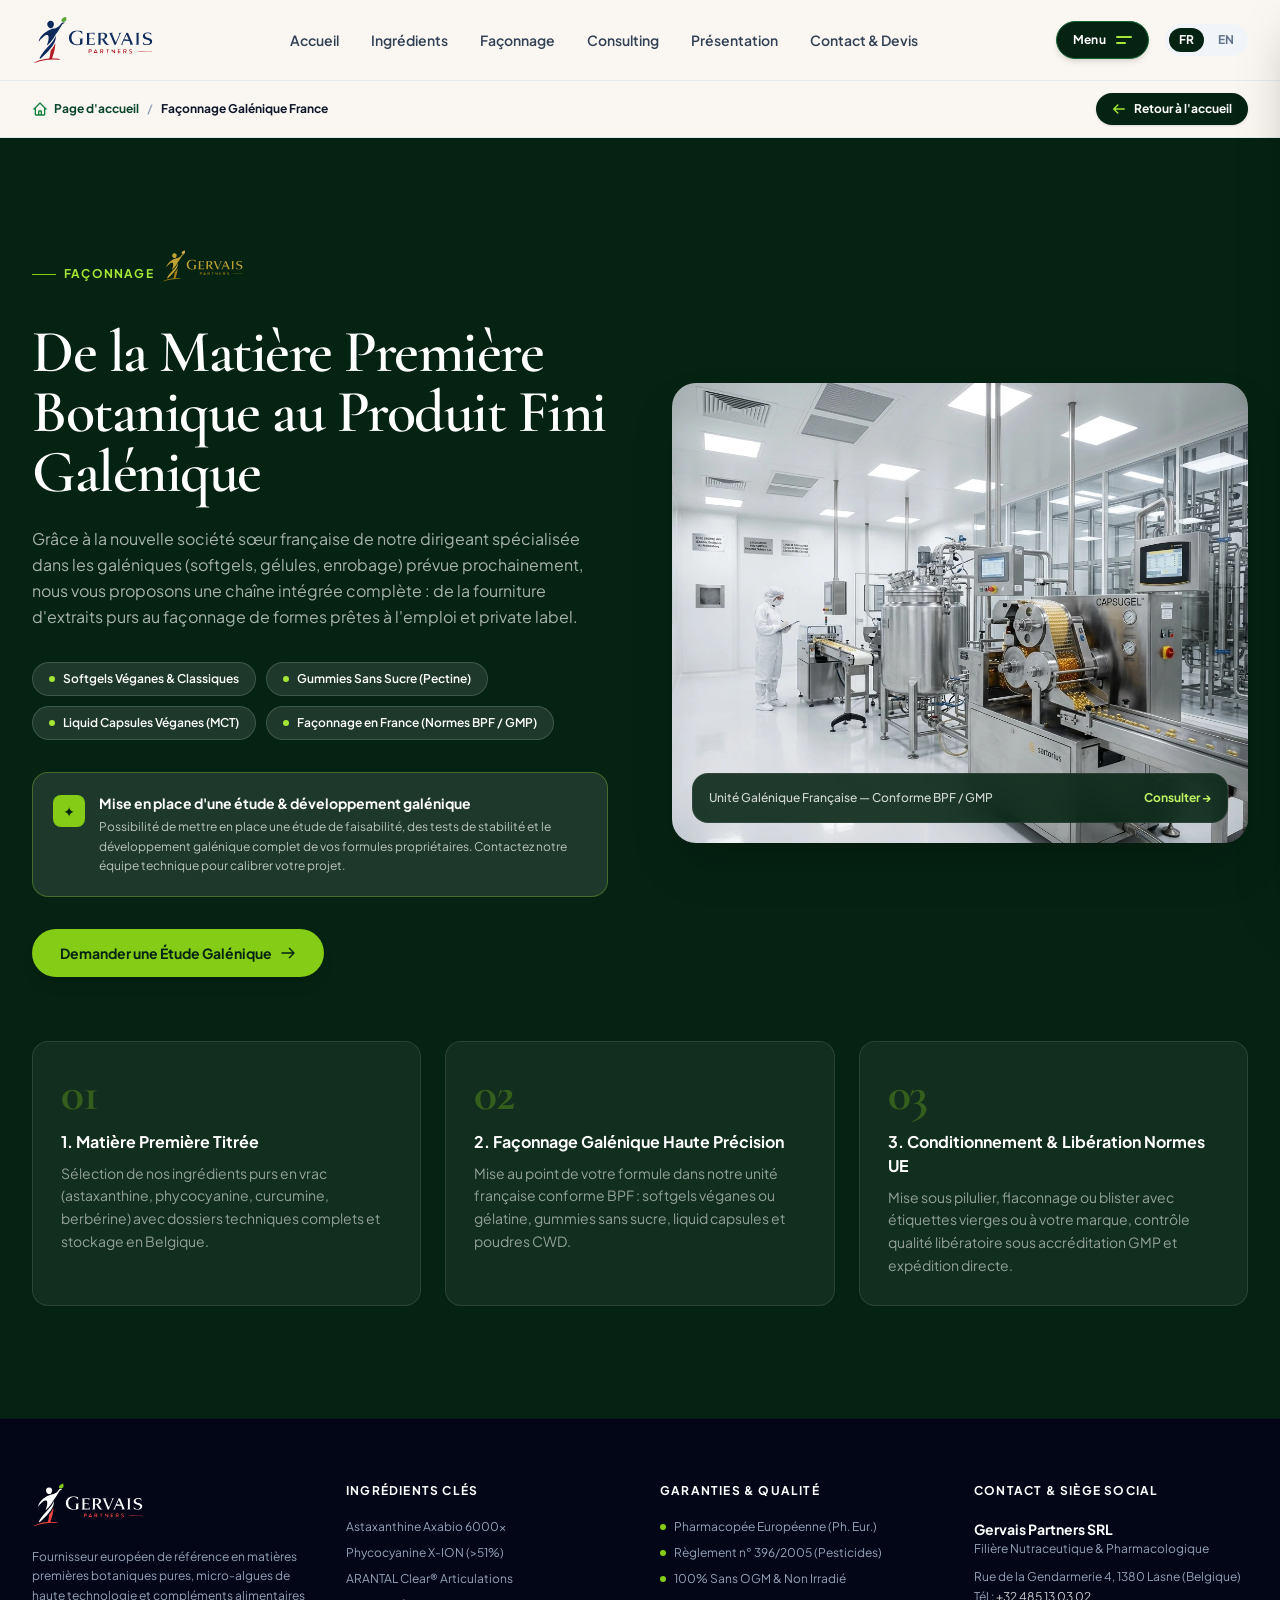
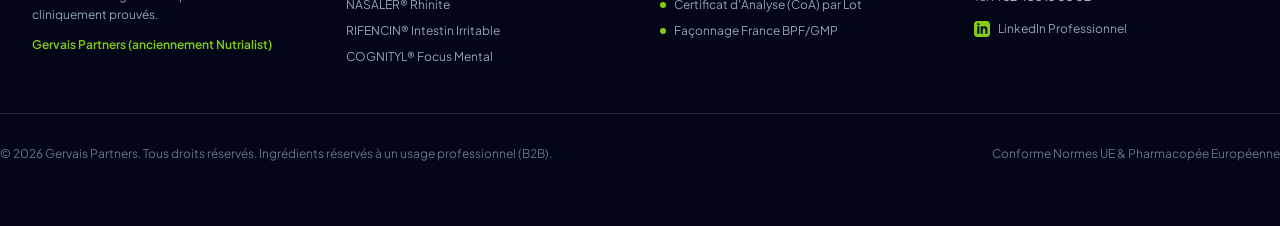
<file: faconnage-galenique.html>
<!DOCTYPE html>
<html lang="fr" class="scroll-smooth">
<head>
  <script>
    try {
      sessionStorage.removeItem('gp_leaf_transition');
      const c = document.getElementById('botanicalLeafWindCanvas');
      if (c) c.remove();
    } catch(e) {}
  </script>

  <meta charset="UTF-8">
  <meta name="viewport" content="width=device-width, initial-scale=1.0">
  <title>Façonnage Galénique France (BPF/GMP) | Softgels, Gummies | Gervais Partners</title>
  <meta name="description" content="Gervais Partners (ex-Nutryalis) : Fournisseur B2B européen d'ingrédients botaniques purs pour laboratoires pharmaceutiques & nutraceutiques. Astaxanthine Axabio, Phycocyanine X-ION >51%, Silicium Végétal Breveté Eytelia (BLOOSIL®, MESOPOROSIL®, STEOSIL®), Gamme BioXtract® clinique. Hub logistique 1380 Lasne, Belgique.">
  <meta name="keywords" content="ingrédients botaniques b2b, fournisseur nutraceutique europe, astaxanthine axabio haematococcus pluvialis, silicium vegetal eytelia, bloosil, mesoporosil, steosil, silice de bambou collagene, phycocyanine x-ion spiruline, bioxtract arantal clear arthrose, nasaler rhinite quercetine, rifencin intestin irritable, cognityl theobromine cafeine, berberine liposomale, façonnage galenique softgels france bpf gmp, gervais partners lasne belgique, nutryalis">
  <meta name="author" content="Gervais Partners SRL">
  <meta name="robots" content="index, follow, max-snippet:-1, max-image-preview:large, max-video-preview:-1">
  <meta name="theme-color" content="#052313">

  <link rel="canonical" href="https://gervaispartners.com/faconnage-galenique.html">

  <link rel="alternate" hreflang="fr" href="https://gervaispartners.com/?lang=fr">
  <link rel="alternate" hreflang="en" href="https://gervaispartners.com/?lang=en">
  <link rel="alternate" hreflang="x-default" href="https://gervaispartners.com/">

  <meta property="og:type" content="website">
  <meta property="og:url" content="https://gervaispartners.com/faconnage-galenique.html">
  <meta property="og:title" content="Gervais Partners | Ingrédients Botaniques d'Excellence B2B Europe">
  <meta property="og:description" content="Fournisseur européen de matières premières végétales titrées et micro-algues de haute pureté pour laboratoires pharmaceutiques. Astaxanthine Axabio, Phycocyanine X-ION, BioXtract®.">
  <meta property="og:image" content="https://gervaispartners.com/assets/images/nature-botanical-dew.jpg">
  <meta property="og:image:alt" content="Gervais Partners - Ingrédients Botaniques et Nutraceutiques d'Excellence">
  <meta property="og:site_name" content="Gervais Partners">
  <meta property="og:locale" content="fr_FR">
  <meta property="og:locale:alternate" content="en_US">

  <meta name="twitter:card" content="summary_large_image">
  <meta name="twitter:url" content="https://gervaispartners.com/faconnage-galenique.html">
  <meta name="twitter:title" content="Gervais Partners | Ingrédients Botaniques B2B Europe">
  <meta name="twitter:description" content="Fournisseur européen d'ingrédients botaniques titrés et micro-algues de haute pureté pour l'industrie pharmaceutique et nutraceutique. Hub Lasne, Belgique.">
  <meta name="twitter:image" content="https://gervaispartners.com/assets/images/nature-botanical-dew.jpg">

    <link rel="icon" type="image/svg+xml" href="assets/images/favicon.svg">
  <link rel="icon" type="image/png" sizes="48x48" href="assets/images/favicon-48x48.png">
  <link rel="icon" type="image/png" sizes="192x192" href="assets/images/favicon-192x192.png">
  <link rel="apple-touch-icon" sizes="180x180" href="assets/images/apple-touch-icon.png">
  <link rel="shortcut icon" href="favicon.ico">

  <link rel="preconnect" href="https://fonts.googleapis.com">
  <link rel="preconnect" href="https://fonts.gstatic.com" crossorigin>
  <link href="https://fonts.googleapis.com/css2?family=Cormorant+Garamond:ital,wght@0,400;0,500;0,600;0,700;1,400;1,600&family=Plus+Jakarta+Sans:wght@300;400;500;600;700;800&display=swap" rel="stylesheet">

  <script src="assets/css/tailwind.min.js"></script>
  <script>
    tailwind.config = {
      theme: {
        extend: {
          colors: {
            forest: { 50:'#f0fdf4',100:'#dcfce7',200:'#bbf7d0',300:'#86efac',400:'#4ade80',500:'#22c55e',600:'#16a34a',700:'#15803d',800:'#166534',900:'#0b4629',950:'#052313' },
            limegold: { 300:'#bef264',400:'#a3e635',500:'#84cc16',600:'#65a30d' },
            sapphire: { 400:'#38bdf8',500:'#0ea5e9',600:'#0284c7',900:'#0c4a6e' },
            cream: { DEFAULT:'#faf7f2', dark:'#f0ebe0' }
          },
          fontFamily: {
            sans: ['"Plus Jakarta Sans"','system-ui','sans-serif'],
            display: ['"Cormorant Garamond"','Georgia','serif']
          }
        }
      }
    }
  </script>
  <script>
    function toggleSidebarMenu(open) {
      var drawer = document.getElementById('sidebarDrawer');
      var backdrop = document.getElementById('sidebarBackdrop');
      if (!drawer || !backdrop) return;
      if (open) {
        backdrop.classList.remove('opacity-0', 'pointer-events-none');
        backdrop.classList.add('opacity-100', 'pointer-events-auto');
        drawer.classList.remove('translate-x-full');
        drawer.classList.add('translate-x-0');
        document.body.style.overflow = 'hidden';
      } else {
        backdrop.classList.add('opacity-0', 'pointer-events-none');
        backdrop.classList.remove('opacity-100', 'pointer-events-auto');
        drawer.classList.add('translate-x-full');
        drawer.classList.remove('translate-x-0');
        document.body.style.overflow = '';
      }
    }
    window.toggleSidebarMenu = toggleSidebarMenu;
  </script>

  <style>
    body { font-family: 'Plus Jakarta Sans', system-ui, sans-serif; background: #faf7f2; color: #1a1a1a; }
    .display { font-family: 'Cormorant Garamond', Georgia, serif; letter-spacing: -0.025em; line-height: 1.05; }
    .pulse-dot { display:inline-block; width:7px; height:7px; border-radius:50%; background:#84cc16; animation:pulse-glow 2s ease-in-out infinite; flex-shrink:0; }
    @keyframes pulse-glow { 0%,100%{box-shadow:0 0 0 0 rgba(132,204,22,0.5)} 50%{box-shadow:0 0 0 6px rgba(132,204,22,0)} }
    .reveal,.reveal-left,.reveal-right,.reveal-scale { opacity:1; transform:none; }
    .reveal { transform:translateY(16px); }
    .reveal-left { transform:translateX(-16px); }
    .reveal-right { transform:translateX(16px); }
    .reveal-scale { transform:scale(0.94); }
    .reveal.visible,.reveal-left.visible,.reveal-right.visible,.reveal-scale.visible { opacity:1; transform:none; }
    .delay-100{transition-delay:.1s} .delay-200{transition-delay:.2s} .delay-300{transition-delay:.3s} .delay-400{transition-delay:.4s}
    @keyframes float { 0%,100%{transform:translateX(-50%) translateY(0)} 50%{transform:translateX(-50%) translateY(-8px)} }
    .scroll-indicator { position:absolute; bottom:32px; left:50%; transform:translateX(-50%); display:flex; flex-direction:column; align-items:center; gap:8px; color:rgba(255,255,255,0.45); font-size:10px; letter-spacing:.1em; text-transform:uppercase; z-index:10; animation:float 3s ease-in-out infinite; }
    .scroll-line { width:1px; height:40px; background:linear-gradient(180deg,rgba(255,255,255,0.4),transparent); }
    .hero-bg-img { background-size:cover; background-position:left center; background-repeat:no-repeat; }
    #tdsModal.hidden { display:none !important; }
    #confirmationModal.hidden { display:none !important; }
    .map-container { background:radial-gradient(circle at 50%,#15202e,#060b13); border-radius:16px; overflow:hidden; }
    .filter-btn.active { background:#052313 !important; color:#fff !important; border-color:#052313 !important; }
    .product-card { transition:all .4s cubic-bezier(0.16,1,0.3,1); }
    .product-card:hover { transform:translateY(-8px); }
    .bx-card { position:relative; overflow:hidden; transition:all .4s cubic-bezier(0.16,1,0.3,1); }
    .bx-card::after { content:''; position:absolute; bottom:0; left:0; right:0; height:3px; background:#84cc16; transform:scaleX(0); transform-origin:left; transition:transform .4s cubic-bezier(0.16,1,0.3,1); }
    .bx-card:hover::after { transform:scaleX(1); }
    .bx-card:hover { transform:translateY(-6px); box-shadow:0 30px 60px rgba(0,0,0,0.1); }
    .img-zoom { overflow:hidden; }
    .img-zoom img { transition:transform 1.2s cubic-bezier(0.16,1,0.3,1); }
    .img-zoom:hover img { transform:scale(1.05); }
    .scrollbar-none::-webkit-scrollbar{display:none} .scrollbar-none{-ms-overflow-style:none;scrollbar-width:none}
    @media print { body *{visibility:hidden} #tdsModal,#tdsModal *{visibility:visible} #tdsModal{position:absolute;left:0;top:0;width:100%;padding:25px;background:#fff!important;color:#000!important} .no-print{display:none!important} .print-header,.print-footer{display:block!important} .tds-table td,.tds-table th{border:1px solid #cbd5e1!important;padding:8px 12px!important} }
  </style>

  <script type="application/ld+json">
  {
    "@context": "https://schema.org",
    "@graph": [
      {
        "@type": "Organization",
        "@id": "https://gervaispartners.com/#organization",
        "name": "Gervais Partners",
        "legalName": "Gervais Partners SRL",
        "alternateName": ["Nutryalis", "Gervais Partners Europe"],
        "url": "https://gervaispartners.com/",
        "sameAs": ["https://www.linkedin.com/in/christian-gervais-9a126817/"],
        "logo": "https://gervaispartners.com/assets/images/logo-gervais.png",
        "image": "https://gervaispartners.com/assets/images/nature-botanical-dew.webp",
        "description": "Distributeur et fournisseur B2B européen de matières premières végétales pures, micro-algues de haute pureté et principes actifs nutraceutiques et pharmaceutiques avec certification CoA par lot.",
        "telephone": "+32485130302",
        "address": {
          "@type": "PostalAddress",
          "streetAddress": "Rue de la Gendarmerie 4",
          "addressLocality": "Lasne",
          "postalCode": "1380",
          "addressRegion": "Brabant Wallon",
          "addressCountry": "BE"
        },
        "contactPoint": {
          "@type": "ContactPoint",
          "telephone": "+32485130302",
          "contactType": "Sales and Technical Support",
          "availableLanguage": ["French", "English"]
        },
        "areaServed": [
          { "@type": "AdministrativeArea", "name": "European Union" },
          { "@type": "Country", "name": "France" },
          { "@type": "Country", "name": "Belgium" },
          { "@type": "Country", "name": "Germany" },
          { "@type": "Country", "name": "Netherlands" },
          { "@type": "Country", "name": "Spain" },
          { "@type": "Country", "name": "Italy" },
          { "@type": "Country", "name": "Switzerland" }
        ],
        "knowsAbout": [
          "Haematococcus pluvialis Astaxanthin",
          "Arthrospira maxima Phycocyanin",
          "BioXtract Curcumin Formulations",
          "European Pharmacopoeia Ph. Eur. Compliance",
          "Liposomal Botanical Extracts",
          "Pharmaceutical Softgel Galenics"
        ]
      },
      {
        "@type": "WebSite",
        "@id": "https://gervaispartners.com/#website",
        "url": "https://gervaispartners.com/",
        "sameAs": ["https://www.linkedin.com/in/christian-gervais-9a126817/"],
        "name": "Gervais Partners",
        "publisher": { "@id": "https://gervaispartners.com/#organization" },
        "inLanguage": ["fr-FR", "en-US"]
      },
      {
        "@type": "BreadcrumbList",
        "@id": "https://gervaispartners.com/#breadcrumb",
        "itemListElement": [
          { "@type": "ListItem", "position": 1, "name": "Accueil", "item": "https://gervaispartners.com/" },
          { "@type": "ListItem", "position": 2, "name": "Astaxanthine Axabio", "item": "https://gervaispartners.com/#astaxanthin-showcase" },
          { "@type": "ListItem", "position": 3, "name": "Phycocyanine X-ION", "item": "https://gervaispartners.com/#phycocyanin-showcase" },
          { "@type": "ListItem", "position": 4, "name": "Silicium Végétal Eytelia", "item": "https://gervaispartners.com/#silicium-showcase" },
          { "@type": "ListItem", "position": 5, "name": "Gamme BioXtract®", "item": "https://gervaispartners.com/#bioxtract-showcase" },
          { "@type": "ListItem", "position": 5, "name": "Catalogue & TDS", "item": "https://gervaispartners.com/#products" },
          { "@type": "ListItem", "position": 6, "name": "Façonnage Galénique", "item": "https://gervaispartners.com/#galenic" },
          { "@type": "ListItem", "position": 7, "name": "Contact B2B", "item": "https://gervaispartners.com/#contact" }
        ]
      },
      {
        "@type": "ItemList",
        "@id": "https://gervaispartners.com/#products-list",
        "name": "Catalogue Ingrédients Botaniques Gervais Partners",
        "description": "Portefeuille officiel de matières premières végétales pures et principes actifs titrés avec fiches techniques TDS complètes.",
        "itemListElement": [
          {
            "@type": "Product",
            "position": 1,
            "name": "Astaxanthine Naturelle Axabio (Haematococcus pluvialis)",
            "image": "https://gervaispartners.com/assets/images/products/axabio-astaxanthin-gummies.webp",
            "description": "Caroténoïde antioxydant naturel 6000x supérieur à la vitamine C. Oléorésine CO2 supercritique 5-15%, poudre CWD soluble à froid, microcapsules N-Pearls et biomasse brute.",
            "sku": "AXA-BIO-ASTA",
            "category": "Micro-Algues & Antioxydants",
            "brand": { "@type": "Brand", "name": "Axabio" }
          },
          {
            "@type": "Product",
            "position": 2,
            "name": "Phycocyanine X-ION >51% Pureté Brute (Arthrospira maxima)",
            "image": "https://gervaispartners.com/assets/images/products/phycocyanine-blue.webp",
            "description": "Or bleu naturel issu de spiruline cultivée en Espagne. Pureté >51% phycobiliprotéines, protéines totales >=60%, 100% hydrosoluble à froid, signature spectrale 620/650nm.",
            "sku": "XION-PHYCO-51",
            "category": "Micro-Algues & Pigments Thérapeutiques",
            "brand": { "@type": "Brand", "name": "X-ION" }
          },
          {
            "@type": "Product",
            "position": 3,
            "name": "ARANTAL Clear® (Curcumine Bio-Optimisée pour Arthrose)",
            "image": "https://gervaispartners.com/assets/images/products/arantal-clear-joints.webp",
            "description": "Formule naturelle brevetée de Curcuma longa cliniquement validée sur l'arthrose aiguë et chronique. Protection directe du cartilage, amélioration de la mobilité sans effets secondaires AINS.",
            "sku": "BX-ARANTAL-CLR",
            "category": "Gamme BioXtract Clinique",
            "brand": { "@type": "Brand", "name": "BioXtract®" }
          },
          {
            "@type": "Product",
            "position": 4,
            "name": "NASALER® (Curcumine + Quercétine pour Rhinite Allergique)",
            "image": "https://gervaispartners.com/assets/images/products/nasaler-allergy-relief.webp",
            "description": "Complexe synergique curcumine biodisponible et quercétine purifiée pour les allergies saisonnières et perannuelles avec désensibilisation immunitaire progressive.",
            "sku": "BX-NASALER-ALL",
            "category": "Gamme BioXtract Clinique",
            "brand": { "@type": "Brand", "name": "BioXtract®" }
          },
          {
            "@type": "Product",
            "position": 5,
            "name": "RIFENCIN® (Curcumine + Fenouil pour Syndrome de l'Intestin Irritable)",
            "image": "https://gervaispartners.com/assets/images/products/rifencin-gut-comfort.webp",
            "description": "Soulagement clinique du Syndrome de l'Intestin Irritable (SII) associant curcumine à haute absorption et huile essentielle de fenouil pure.",
            "sku": "BX-RIFENCIN-GUT",
            "category": "Gamme BioXtract Clinique",
            "brand": { "@type": "Brand", "name": "BioXtract®" }
          },
          {
            "@type": "Product",
            "position": 6,
            "name": "COGNITYL® (Théobromine & Caféine Végétale Focus Mental)",
            "image": "https://gervaispartners.com/assets/images/products/cognityl-mental-focus.webp",
            "description": "Synergie de xanthines végétales naturelles (cacao et thé vert) cliniquement dosées pour la clarté cognitive, la mémoire et la concentration sans excitation rebond.",
            "sku": "BX-COGNITYL-MNT",
            "category": "Gamme BioXtract Clinique",
            "brand": { "@type": "Brand", "name": "BioXtract®" }
          },
          {
            "@type": "Product",
            "position": 7,
            "name": "BLOOSIL® (Silicium Végétal Nouvelle Génération Peau & Collagène)",
            "image": "https://gervaispartners.com/assets/images/products/bloosil-vegetal-silicon.webp",
            "description": "Le premier silicium solide d'origine végétale 100% biologique, hautement soluble breveté par Eytelia. Poudre sèche beautyceutical et technologie porteuse Sil'Innov.",
            "sku": "EYT-BLOO-SIL",
            "category": "Silicium Végétal Breveté",
            "brand": { "@type": "Brand", "name": "Eytelia" }
          },
          {
            "@type": "Product",
            "position": 8,
            "name": "MESOPOROSIL® (Poudre Poreuse Microscopique Silicium 6%)",
            "image": "https://gervaispartners.com/assets/images/products/mesoporosil-porous-silicon.webp",
            "description": "Technologie brevetée de poudre poreuse microscopique issue de racine de bambou (6% silicium soluble absorbable). Dose minimale pour libération maximale d'OSA monomérique.",
            "sku": "EYT-MESO-SIL",
            "category": "Silicium Végétal Breveté",
            "brand": { "@type": "Brand", "name": "Eytelia" }
          },
          {
            "@type": "Product",
            "position": 9,
            "name": "STEOSIL® (Silicium Clinique Réparation Fractures Vertébrales)",
            "image": "https://gervaispartners.com/assets/images/products/steosil-clinical-formula.webp",
            "description": "Formule brevetée soutenant la guérison des fractures vertébrales mineures. Validé par étude clinique STEOSIL. Silicium hautement biodisponible (Activation, Absorption, Assimilation).",
            "sku": "EYT-STEO-SIL",
            "category": "Silicium Végétal Breveté",
            "brand": { "@type": "Brand", "name": "Eytelia" }
          }
        ]
      },
      {
        "@type": "FAQPage",
        "@id": "https://gervaispartners.com/#faq",
        "mainEntity": [
          {
            "@type": "Question",
            "name": "Comment commander un échantillon R&D pour notre laboratoire ?",
            "acceptedAnswer": {
              "@type": "Answer",
              "text": "Vous pouvez demander un échantillon physique d'essai (de 100g à 500g selon l'ingrédient) directement via notre formulaire B2B en ligne ou par téléphone au +32 485 13 03 02. Les échantillons sont expédiés sous délais maîtrisés avec leur certificat d'analyse (CoA) complet par lot."
            }
          },
          {
            "@type": "Question",
            "name": "Quels sont les délais de livraison pour les laboratoires en Europe ?",
            "acceptedAnswer": {
              "@type": "Answer",
              "text": "Grâce à notre hub logistique centralisé situé à Lasne (Belgique), nous assurons des livraisons en délais maîtrisés et sous température dirigée pour le Benelux, la France, l'Allemagne et l'ensemble de l'Union Européenne."
            }
          },
          {
            "@type": "Question",
            "name": "Quels documents réglementaires et qualité accompagnent chaque livraison ?",
            "acceptedAnswer": {
              "@type": "Answer",
              "text": "Chaque lot est accompagné d'un Certificat d'Analyse (CoA) officiel comprenant : identification chromatographique (HPLC/UV), teneur en principe actif titré, screening des métaux lourds (Pb, Cd, Hg, As), recherche multi-résidus de pesticides conforme règlement n° 396/2005, contrôle microbiologique conforme Pharmacopée Européenne et attestation 100% sans OGM."
            }
          },
          {
            "@type": "Question",
            "name": "Proposez-vous le façonnage galénique de produits finis (marque blanche) ?",
            "acceptedAnswer": {
              "@type": "Answer",
              "text": "Oui. En partenariat avec notre unité industrielle en France certifiée BPF/GMP, nous prenons en charge la fabrication complète de vos compléments alimentaires : softgels véganes ou classiques, gummies sans sucre à base de pectine, liquid capsules véganes et mise en flacon ou pilulier à votre marque."
            }
          },
          {
            "@type": "Question",
            "name": "Quelles sont les quantités minimales de commande (MOQ) ?",
            "acceptedAnswer": {
              "@type": "Answer",
              "text": "En matières premières en vrac, le MOQ commence dès 5 kg ou 10 kg selon les références. Pour les produits finis galéniques (softgels, gummies), les lots pilotes débutent dès 650 flacons ou 40 000 capsules pour tester vos marchés en toute souplesse."
            }
          }
        ]
      }
    ]
  }
  </script>
</head>
<body class="antialiased overflow-x-hidden">

  <header id="siteNav" class="sticky top-0 z-40 transition-all border-b border-slate-200/80" style="background:rgba(250,247,242,0.96);backdrop-filter:blur(20px)">
    <div class="max-w-7xl mx-auto px-4 sm:px-8 h-20 flex items-center justify-between gap-6">

      <a href="index.html" class="flex-shrink-0" title="Gervais Partners - Accueil">
        <img src="assets/images/logo-gervais.svg" alt="Gervais Partners - Ingrédients Botaniques B2B" class="h-11 sm:h-12 w-auto object-contain hover:opacity-90 transition">
      </a>

      <nav class="hidden lg:flex items-center gap-7 xl:gap-8 font-semibold text-sm text-slate-700" aria-label="Navigation Principale">
        <a href="index.html" class="hover:text-forest-950 transition" data-i18n="nav.home">Accueil</a>
        <a href="index.html#astaxanthin-showcase" class="hover:text-forest-950 transition" data-i18n="nav.ingredients">Ingrédients</a>
        <a href="index.html#galenic" class="hover:text-forest-950 transition" data-i18n="nav.galenic">Façonnage</a>
        <a href="index.html#consulting" class="hover:text-forest-950 transition" data-i18n="nav.consulting">Consulting</a>
        <a href="index.html#leadership" class="hover:text-forest-950 transition" data-i18n="nav.about">À Propos</a>
        <a href="index.html#contact" class="hover:text-forest-950 transition" data-i18n="nav.contact">Contact</a>
      </nav>

      <div class="flex items-center gap-3 sm:gap-4">

        <button id="sidebarToggleBtn" onclick="toggleSidebarMenu(true)" class="inline-flex items-center gap-2.5 bg-forest-950 text-white hover:bg-forest-800 px-4 py-2.5 rounded-full font-bold text-xs transition-all shadow-md hover:shadow-lg border border-forest-800 group" aria-label="Ouvrir le menu latéral">
          <span class="tracking-wide">Menu</span>
          <div class="flex flex-col gap-1 w-4">
            <span class="w-4 h-0.5 bg-limegold-400 rounded-full transition-all group-hover:bg-white"></span>
            <span class="w-2.5 h-0.5 bg-limegold-400 rounded-full transition-all group-hover:w-4 group-hover:bg-white"></span>
          </div>
        </button>

        <div class="flex items-center bg-slate-100 p-1 rounded-full text-xs font-bold gap-1" role="group" aria-label="Changement de langue">
          <button type="button" class="lang-btn px-2.5 py-1 rounded-full transition bg-forest-950 text-white" data-lang="fr" aria-label="Passer en Français">FR</button>
          <button type="button" class="lang-btn px-2.5 py-1 rounded-full transition text-slate-500 hover:bg-slate-200" data-lang="en" aria-label="Switch to English">EN</button>
        </div>

      </div>
    </div>
  </header>

  <div id="sidebarBackdrop" onclick="toggleSidebarMenu(false)" class="fixed inset-0 bg-slate-950/70 backdrop-blur-sm z-50 opacity-0 pointer-events-none transition-opacity duration-300" aria-hidden="true"></div>

  <aside id="sidebarDrawer" class="fixed top-0 right-0 bottom-0 w-full sm:w-[460px] z-50 bg-forest-950 text-white shadow-2xl transform translate-x-full transition-transform duration-300 ease-out flex flex-col justify-between overflow-y-auto border-l border-white/10" aria-label="Menu Latéral de Navigation">

    <div class="p-6 border-b border-white/10 flex items-center justify-between sticky top-0 bg-forest-950/95 backdrop-blur-md z-10">
      <a href="index.html" onclick="toggleSidebarMenu(false)" title="Gervais Partners">
        <img src="assets/images/logo-gervais-dark.svg" alt="Gervais Partners" class="h-9 w-auto">
      </a>
      <button onclick="toggleSidebarMenu(false)" class="w-10 h-10 rounded-full bg-white/10 hover:bg-white/20 text-white flex items-center justify-center transition hover:rotate-90" aria-label="Fermer le menu">
        <svg class="w-5 h-5" fill="none" stroke="currentColor" viewBox="0 0 24 24"><path stroke-linecap="round" stroke-linejoin="round" stroke-width="2" d="M6 18L18 6M6 6l12 12"/></svg>
      </button>
    </div>

    <div class="p-6 space-y-8 flex-1">

      <div>
        <span class="text-[11px] font-bold uppercase tracking-widest text-limegold-400 block mb-3">Les Gammes d'Ingrédients Exclusifs</span>
        <ul class="space-y-2 text-sm">
          <li>
            <a href="astaxanthine.html" class="flex items-center justify-between p-3 rounded-xl bg-limegold-400/20 border border-limegold-400/50 text-white font-bold hover:bg-limegold-400 hover:text-forest-950 transition group">
              <span class="flex items-center gap-2">
                <span class="w-2 h-2 rounded-full bg-rose-500 animate-pulse"></span>
                <span>Astaxanthine Axabio 6000× (Vedette)</span>
              </span>
              <span class="text-xs font-bold group-hover:translate-x-1 transition-all">→</span>
            </a>
          </li>
          <li>
            <a href="silicium-vegetal.html" class="flex items-center justify-between p-2.5 rounded-xl hover:bg-white/5 transition text-white/90 hover:text-limegold-300 group">
              <span class="font-medium" data-i18n="drawer.p3">Silicium Végétal Eytelia (Bloosil, Steosil)</span>
              <span class="text-xs text-white/40 group-hover:text-limegold-400 group-hover:translate-x-1 transition-all">→</span>
            </a>
          </li>
          <li>
            <a href="bioxtract.html" class="flex items-center justify-between p-2.5 rounded-xl hover:bg-white/5 transition text-white/90 hover:text-limegold-300 group">
              <span class="font-medium" data-i18n="drawer.p4">Gamme Clinique BioXtract® (Curcumine)</span>
              <span class="text-xs text-white/40 group-hover:text-limegold-400 group-hover:translate-x-1 transition-all">→</span>
            </a>
          </li>
          <li>
            <a href="faconnage-galenique.html" class="flex items-center justify-between p-2.5 rounded-xl hover:bg-white/5 transition text-white/90 hover:text-limegold-300 group">
              <span class="font-medium" data-i18n="drawer.galenic">Façonnage Galénique France (BPF/GMP)</span>
              <span class="text-xs text-white/40 group-hover:text-limegold-400 group-hover:translate-x-1 transition-all">→</span>
            </a>
          </li>
        </ul>
      </div>

      <div>
        <span class="text-[11px] font-bold uppercase tracking-widest text-limegold-400 block mb-3" data-i18n="drawer.catServices">Entreprise &amp; Contact</span>
        <ul class="space-y-1.5 text-sm">
          <li>
            <a href="a-propos.html" class="flex items-center justify-between p-2.5 rounded-xl hover:bg-white/5 transition text-white/90 hover:text-limegold-300 group">
              <span class="font-medium" data-i18n="drawer.about">Présentation Gervais Partners &amp; Hub Lasne</span>
              <span class="text-xs text-white/40 group-hover:text-limegold-400 group-hover:translate-x-1 transition-all">→</span>
            </a>
          </li>
          <li>
            <a href="contact.html" class="flex items-center justify-between p-2.5 rounded-xl hover:bg-white/5 transition text-white/90 hover:text-limegold-300 group">
              <span class="font-medium" data-i18n="drawer.contact">Demandes d'Échantillons R&amp;D &amp; Devis</span>
              <span class="text-xs text-white/40 group-hover:text-limegold-400 group-hover:translate-x-1 transition-all">→</span>
            </a>
          </li>
        </ul>
      </div>

      <div class="bg-white/5 rounded-2xl p-4 border border-white/10">
        <span class="text-[11px] font-bold uppercase tracking-widest text-limegold-400 block mb-2" data-i18n="drawer.catContact">Siège &amp; Accès Direct</span>
        <p class="text-xs text-white/70 mb-2" data-i18n="drawer.address">Rue de la Gendarmerie 4, 1380 Lasne (Belgique)</p>
        <a href="tel:+32485130302" class="inline-flex items-center gap-2 text-white font-bold text-sm hover:text-limegold-400 transition mb-3">
          <svg class="w-4 h-4 text-limegold-400" fill="none" stroke="currentColor" viewBox="0 0 24 24"><path stroke-linecap="round" stroke-linejoin="round" stroke-width="2" d="M3 5a2 2 0 012-2h3.28a1 1 0 01.948.684l1.498 4.493a1 1 0 01-.502 1.21l-2.257 1.13a11.042 11.042 0 005.516 5.516l1.13-2.257a1 1 0 011.21-.502l4.493 1.498a1 1 0 01.684.949V19a2 2 0 01-2 2h-1C9.716 21 3 14.284 3 6V5z"/></svg>
          <span data-i18n="drawer.phone">+32 485 13 03 02</span>
        </a>
        <a href="#location" onclick="toggleSidebarMenu(false)" class="block text-xs text-limegold-400 hover:underline" data-i18n="drawer.mapsLink">
          Voir sur Google Maps ↗
        </a>
      </div>

    </div>

    <div class="p-6 border-t border-white/10 bg-forest-950/95 space-y-3 sticky bottom-0">
      <a href="#contact" onclick="toggleSidebarMenu(false)" class="w-full flex items-center justify-center gap-2 bg-limegold-500 hover:bg-limegold-400 text-forest-950 font-bold text-sm py-3.5 px-5 rounded-xl transition shadow-lg" data-i18n="drawer.requestSampleBtn">
        <span>Demander un Échantillon R&amp;D</span>
        <svg class="w-4 h-4" fill="none" stroke="currentColor" viewBox="0 0 24 24"><path stroke-linecap="round" stroke-linejoin="round" stroke-width="2" d="M14 5l7 7m0 0l-7 7m7-7H3"/></svg>
      </a>
      <div class="flex items-center justify-between text-xs text-white/50 pt-2">
        <span>© 2026 Gervais Partners SRL</span>
        <span>Bruxelles · 1380 Lasne</span>
      </div>
    </div>

  </aside>

  <main>

    <nav class="sticky top-20 z-30 bg-[#faf7f2]/95 backdrop-blur-md border-b border-slate-200/90 shadow-sm" aria-label="Navigation Retour">
      <div class="max-w-7xl mx-auto px-4 sm:px-8 py-3 flex items-center justify-between gap-4">
        <div class="flex items-center gap-2 text-xs font-semibold text-slate-600">
          <a href="index.html" class="inline-flex items-center gap-1.5 text-forest-900 hover:text-forest-700 font-bold transition">
            <svg class="w-4 h-4 text-forest-700" fill="none" stroke="currentColor" viewBox="0 0 24 24"><path stroke-linecap="round" stroke-linejoin="round" stroke-width="2" d="M3 12l2-2m0 0l7-7 7 7M5 10v10a1 1 0 001 1h3m10-11l2 2m-2-2v10a1 1 0 01-1 1h-3m-6 0a1 1 0 001-1v-4a1 1 0 011-1h2a1 1 0 011 1v4a1 1 0 001 1m-6 0h6"/></svg>
            <span>Page d'accueil</span>
          </a>
          <span class="text-slate-400">/</span>
          <span class="text-slate-900 font-bold truncate">Façonnage Galénique France</span>
        </div>
        <a href="index.html" class="inline-flex items-center gap-2 px-4 py-2 rounded-full bg-forest-950 hover:bg-forest-800 text-white font-bold text-xs shadow transition group flex-shrink-0">
          <svg class="w-3.5 h-3.5 text-limegold-400 group-hover:-translate-x-1 transition-transform" fill="none" stroke="currentColor" viewBox="0 0 24 24"><path stroke-linecap="round" stroke-linejoin="round" stroke-width="2.5" d="M10 19l-7-7m0 0l7-7m-7 7h18"/></svg>
          <span>Retour à l'accueil</span>
        </a>
      </div>
    </nav>

<section id="galenic" class="py-28 bg-forest-950 text-white">
      <div class="max-w-7xl mx-auto px-6 lg:px-8">

        <div class="grid grid-cols-1 lg:grid-cols-2 gap-16 items-center mb-16">
          <div class="reveal-left">
            <div class="inline-flex items-center gap-2 text-limegold-400 text-xs font-bold uppercase tracking-widest mb-6">
              <span class="w-6 h-px bg-limegold-500"></span>
              <span data-i18n="galenicSection.tag">Façonnage</span>
          <div class="mb-4">
            <img src="assets/images/logo-gervais-gold.svg" alt="Gervais Partners Industrie" class="h-8 w-auto opacity-90">
          </div>
            </div>
            <h2 class="display text-5xl lg:text-6xl font-semibold text-white mb-6 leading-tight" data-i18n="galenicSection.title">
              De la Matière Première au <em class="text-limegold-300 not-italic">Produit Fini Galénique</em>
            </h2>
            <p class="text-white/65 text-base leading-relaxed mb-8" data-i18n="galenicSection.subtitle">
              Grâce à la nouvelle société sœur française de notre dirigeant (prévue prochainement), nous offrons une chaîne intégrée complète : de la fourniture d'extraits purs en vrac au façonnage galénique prêt pour votre marque blanche.
            </p>
            <div class="flex flex-wrap gap-2.5 mb-8 text-xs font-semibold">
              <span class="bg-white/10 border border-white/15 px-4 py-2 rounded-full flex items-center gap-2"><span class="w-1.5 h-1.5 rounded-full bg-limegold-400"></span> <span data-i18n="galenicSection.badge1">Softgels Véganes &amp; Classiques</span></span>
              <span class="bg-white/10 border border-white/15 px-4 py-2 rounded-full flex items-center gap-2"><span class="w-1.5 h-1.5 rounded-full bg-limegold-400"></span> <span data-i18n="galenicSection.badge2">Gummies Sans Sucre (Pectine)</span></span>
              <span class="bg-white/10 border border-white/15 px-4 py-2 rounded-full flex items-center gap-2"><span class="w-1.5 h-1.5 rounded-full bg-limegold-400"></span> <span data-i18n="galenicSection.badge3">Liquid Capsules Véganes</span></span>
              <span class="bg-white/10 border border-white/15 px-4 py-2 rounded-full flex items-center gap-2"><span class="w-1.5 h-1.5 rounded-full bg-limegold-400"></span> <span data-i18n="galenicSection.badge4">Unité France BPF/GMP</span></span>
            </div>

            <div class="bg-white/10 border border-limegold-400/30 rounded-2xl p-5 mb-8 backdrop-blur-sm">
              <div class="flex items-start gap-3.5">
                <span class="w-8 h-8 rounded-lg bg-limegold-500 text-forest-950 font-bold text-sm flex items-center justify-center flex-shrink-0 mt-0.5">✦</span>
                <div>
                  <h4 class="text-sm font-bold text-white mb-1">Mise en place d'une étude &amp; développement galénique</h4>
                  <p class="text-xs text-white/70 leading-relaxed">
                    Possibilité de mettre en place une étude de faisabilité, des tests de stabilité et le développement galénique complet de vos formules propriétaires. Contactez notre équipe technique pour calibrer votre projet.
                  </p>
                </div>
              </div>
            </div>

            <a href="contact.html" class="inline-flex items-center gap-2 bg-limegold-500 hover:bg-limegold-400 text-forest-950 font-bold text-sm px-7 py-3.5 rounded-full transition shadow-lg">
              Demander une Étude Galénique
              <svg class="w-4 h-4" fill="none" stroke="currentColor" viewBox="0 0 24 24"><path stroke-linecap="round" stroke-linejoin="round" stroke-width="2" d="M14 5l7 7m0 0l-7 7m7-7H3"/></svg>
            </a>
          </div>

          <div class="img-zoom rounded-3xl overflow-hidden shadow-2xl relative reveal-right">
            <img src="assets/images/galenic-factory-facility.webp" alt="Unité industrielle française de façonnage galénique et encapsulage pharmaceutique certifiée BPF/GMP" class="w-full h-[460px] object-cover">
            <div class="absolute bottom-5 left-5 right-5 flex items-center justify-between rounded-2xl p-4" style="background:rgba(5,35,19,0.88);backdrop-filter:blur(12px);border:1px solid rgba(255,255,255,0.08)">
              <span class="text-white/80 text-xs font-medium">Unité Galénique Française — Conforme BPF / GMP</span>
              <a href="contact.html" class="text-limegold-300 text-xs font-bold hover:underline">Consulter →</a>
            </div>
          </div>
        </div>

        <div class="grid grid-cols-1 md:grid-cols-3 gap-6 reveal">
          <div class="bg-white/5 border border-white/10 rounded-2xl p-7 hover:bg-white/10 hover:-translate-y-1 transition-all">
            <span class="display text-5xl font-bold text-limegold-500/30 block mb-3">01</span>
            <h3 class="font-bold text-white mb-2 text-base" data-i18n="galenicSection.step1_title">Matière Première Titrée</h3>
            <p class="text-white/55 text-sm leading-relaxed" data-i18n="galenicSection.step1_desc">Sélection de nos ingrédients purs en vrac avec dossiers techniques complets et stockage tampon à Lasne, Belgique.</p>
          </div>
          <div class="bg-white/5 border border-white/10 rounded-2xl p-7 hover:bg-white/10 hover:-translate-y-1 transition-all">
            <span class="display text-5xl font-bold text-limegold-500/30 block mb-3">02</span>
            <h3 class="font-bold text-white mb-2 text-base" data-i18n="galenicSection.step2_title">Façonnage Haute Précision</h3>
            <p class="text-white/55 text-sm leading-relaxed" data-i18n="galenicSection.step2_desc">Mise au point dans notre unité française conforme BPF : softgels, gummies sans sucre, liquid capsules et poudres CWD.</p>
          </div>
          <div class="bg-white/5 border border-white/10 rounded-2xl p-7 hover:bg-white/10 hover:-translate-y-1 transition-all">
            <span class="display text-5xl font-bold text-limegold-500/30 block mb-3">03</span>
            <h3 class="font-bold text-white mb-2 text-base" data-i18n="galenicSection.step3_title">Conditionnement &amp; Libération UE</h3>
            <p class="text-white/55 text-sm leading-relaxed" data-i18n="galenicSection.step3_desc">Flaconnage sous votre marque, contrôle qualité libératoire GMP et expédition directe vers toute l'Europe.</p>
          </div>
        </div>

      </div>
    </section>
  </main>

<footer class="bg-slate-950 text-slate-400 text-sm py-16 border-t border-white/5">
    <div class="max-w-7xl mx-auto px-6 lg:px-8">
      <div class="grid grid-cols-1 md:grid-cols-2 lg:grid-cols-4 gap-10 mb-12">
        <div>
          <img src="assets/images/logo-gervais-dark.svg" alt="Gervais Partners - Ingrédients Botaniques Européens" class="h-11 w-auto object-contain mb-5">
          <p class="text-xs leading-relaxed text-slate-400" data-i18n="footer.desc">Fournisseur européen de référence en matières premières botaniques pures, micro-algues de haute pureté et compléments alimentaires cliniquement prouvés.</p>
          <p class="text-xs text-limegold-500 font-semibold mt-3" data-i18n="footer.formerName">Anciennement exploité sous l'entité Nutryalis</p>
        </div>
        <div>
          <h3 class="text-white font-bold text-xs uppercase tracking-widest mb-5" data-i18n="footer.col1_title">Ingrédients Clés</h3>
          <ul class="space-y-2.5 text-xs">
            <li><a href="#astaxanthin-showcase" class="hover:text-white transition">Astaxanthine Axabio 6000×</a></li>
            <li><a href="#phycocyanin-showcase" class="hover:text-white transition">Phycocyanine X-ION (&gt;51%)</a></li>
            <li><a href="#bioxtract-showcase" class="hover:text-white transition">ARANTAL Clear® Articulations</a></li>
            <li><a href="#bioxtract-showcase" class="hover:text-white transition">NASALER® Rhinite</a></li>
            <li><a href="#bioxtract-showcase" class="hover:text-white transition">RIFENCIN® Intestin Irritable</a></li>
            <li><a href="#bioxtract-showcase" class="hover:text-white transition">COGNITYL® Focus Mental</a></li>
          </ul>
        </div>
        <div>
          <h3 class="text-white font-bold text-xs uppercase tracking-widest mb-5" data-i18n="footer.col2_title">Garanties &amp; Qualité</h3>
          <div class="space-y-2.5 text-xs text-slate-400">
            <div class="flex items-center gap-2"><span class="w-1.5 h-1.5 rounded-full bg-limegold-500 flex-shrink-0"></span> Pharmacopée Européenne (Ph. Eur.)</div>
            <div class="flex items-center gap-2"><span class="w-1.5 h-1.5 rounded-full bg-limegold-500 flex-shrink-0"></span> Règlement n° 396/2005 (Pesticides)</div>
            <div class="flex items-center gap-2"><span class="w-1.5 h-1.5 rounded-full bg-limegold-500 flex-shrink-0"></span> 100% Sans OGM &amp; Non Irradié</div>
            <div class="flex items-center gap-2"><span class="w-1.5 h-1.5 rounded-full bg-limegold-500 flex-shrink-0"></span> Certificat d'Analyse (CoA) par Lot</div>
            <div class="flex items-center gap-2"><span class="w-1.5 h-1.5 rounded-full bg-limegold-500 flex-shrink-0"></span> Façonnage France BPF/GMP</div>
          </div>
        </div>
        <div>
          <h3 class="text-white font-bold text-xs uppercase tracking-widest mb-5" data-i18n="footer.col3_title">Contact &amp; Siège Social</h3>
          <p class="text-white font-bold text-sm mb-0.5">Gervais Partners SRL</p>
          <p class="text-xs mb-3 text-slate-400">Filière Nutraceutique &amp; Pharmacologique</p>
          <p class="text-xs mb-1 text-slate-400" data-i18n="footer.address">Rue de la Gendarmerie 4, 1380 Lasne (Belgique)</p>
          <p class="text-xs mb-4 text-slate-400">Tél : <a href="tel:+32485130302" class="text-white/80 hover:text-white" data-i18n="footer.phone">+32 485 13 03 02</a></p>
          <a href="https://www.linkedin.com/in/christian-gervais-9a126817/" target="_blank" rel="noopener noreferrer" class="inline-flex items-center gap-2 text-xs text-slate-400 hover:text-white transition">
            <svg class="w-4 h-4 text-limegold-500" fill="currentColor" viewBox="0 0 24 24"><path d="M19 0h-14c-2.761 0-5 2.239-5 5v14c0 2.761 2.239 5 5 5h14c2.762 0 5-2.239 5-5v-14c0-2.761-2.238-5-5-5zm-11 19h-3v-11h3v11zm-1.5-12.268c-.966 0-1.75-.79-1.75-1.764s.784-1.764 1.75-1.764 1.75.79 1.75 1.764-.783 1.764-1.75 1.764zm13.5 12.268h-3v-5.604c0-3.368-4-3.113-4 0v5.604h-3v-11h3v1.765c1.396-2.586 7-2.777 7 2.476v6.759z"/></svg>
            LinkedIn Professionnel
          </a>
        </div>
      </div>
      </div>
      <div class="pt-8 border-t border-slate-800 flex flex-col sm:flex-row justify-between items-center gap-4 text-xs text-slate-500">
        <p>© <span id="currentYear">2026</span> Gervais Partners. <span data-i18n="footer.rights">Tous droits réservés. Usage professionnel B2B uniquement.</span></p>
        <p>Conforme Normes UE &amp; Pharmacopée Européenne</p>
      </div>
    </div>
  </footer>

  <div id="tdsModal" class="hidden" style="position:fixed;inset:0;z-index:1000;background:rgba(0,0,0,0.7);backdrop-filter:blur(8px);display:none;align-items:center;justify-content:center;padding:24px" role="dialog" aria-modal="true" aria-label="Fiche Technique Produit">
    <div id="tdsModalContent" style="background:#fff;border-radius:24px;max-width:760px;width:100%;max-height:90vh;overflow-y:auto;padding:40px;box-shadow:0 60px 120px rgba(0,0,0,0.3)"></div>
  </div>

  <div id="confirmationModal" class="hidden" style="position:fixed;inset:0;z-index:1000;background:rgba(0,0,0,0.7);backdrop-filter:blur(8px);display:none;align-items:center;justify-content:center;padding:24px" role="dialog" aria-modal="true" aria-label="Confirmation de demande">
    <div class="bg-white rounded-3xl max-w-lg w-full p-10 shadow-2xl text-center" style="max-height:90vh;overflow-y:auto">
      <div class="w-16 h-16 bg-forest-50 text-forest-700 rounded-2xl flex items-center justify-center mx-auto mb-6">
        <svg class="w-8 h-8" fill="none" stroke="currentColor" viewBox="0 0 24 24"><path stroke-linecap="round" stroke-linejoin="round" stroke-width="2" d="M5 13l4 4L19 7"/></svg>
      </div>
      <h3 class="text-2xl font-bold text-slate-900 mb-3" data-i18n="contact.successModalTitle">Demande B2B Enregistrée !</h3>
      <p class="text-slate-500 text-sm mb-6" data-i18n="contact.successModalMsg">Transmise directement à notre direction commerciale et technique.</p>
      <div class="bg-slate-50 border border-slate-200 rounded-2xl p-4 mb-6 text-left text-xs space-y-2">
        <div class="flex justify-between"><span class="text-slate-400" data-i18n="contact.successRef">Référence :</span><span id="confirmRef" class="font-mono font-bold text-forest-700">GP-000000</span></div>
        <div class="flex justify-between"><span class="text-slate-400">Laboratoire :</span><span id="confirmCompany" class="font-semibold text-slate-900">-</span></div>
        <div class="flex justify-between"><span class="text-slate-400">Email :</span><span id="confirmEmail" class="font-semibold text-slate-900">-</span></div>
        <div class="flex justify-between pt-2 border-t border-slate-200 text-slate-400"><span>Prise en charge :</span><span id="confirmTargetMail" class="font-semibold text-forest-700 text-[11px] leading-tight text-right">Direction Commerciale &amp; Support B2B</span></div>
      </div>
      <button onclick="closeConfirmationModal()" class="w-full bg-forest-950 hover:bg-forest-800 text-white font-bold text-sm py-3.5 px-6 rounded-xl transition" data-i18n="contact.successClose">Fermer</button>
    </div>
  </div>

  <script src="assets/js/translations.js?v=20261109-seo-opt"></script>
  <script src="assets/js/app.js?v=20261109-seo-opt"></script>
  <script>
    // Year
    document.getElementById('currentYear').textContent = new Date().getFullYear();

    // Nav scroll effect
    const nav = document.getElementById('siteNav');
    window.addEventListener('scroll', () => {
      if (window.scrollY > 50) {
        nav.style.background = 'rgba(250,247,242,0.98)';
        nav.style.boxShadow = '0 4px 30px rgba(0,0,0,0.07)';
      } else {
        nav.style.background = 'rgba(250,247,242,0.95)';
        nav.style.boxShadow = 'none';
      }
    }, { passive: true });

    // Modal open / close handlers with display flex
    const origOpenTds = window.openTdsModal;
    window.openTdsModal = function(id) {
      if (origOpenTds) origOpenTds(id);
      const m = document.getElementById('tdsModal');
      if (m) { m.style.display = 'flex'; m.classList.remove('hidden'); }
    };
    const origCloseTds = window.closeTdsModal;
    window.closeTdsModal = function() {
      const m = document.getElementById('tdsModal');
      if (m) { m.style.display = 'none'; m.classList.add('hidden'); }
      if (origCloseTds) origCloseTds();
    };
    const origShowConf = window.showConfirmationModal;
    window.showConfirmationModal = function(data) {
      if (origShowConf) origShowConf(data);
      const m = document.getElementById('confirmationModal');
      if (m) { m.style.display = 'flex'; m.classList.remove('hidden'); }
    };
    const origCloseConf = window.closeConfirmationModal;
    window.closeConfirmationModal = function() {
      const m = document.getElementById('confirmationModal');
      if (m) { m.style.display = 'none'; m.classList.add('hidden'); }
      if (origCloseConf) origCloseConf();
    };
    document.getElementById('tdsModal').addEventListener('click', function(e) {
      if (e.target === this) window.closeTdsModal();
    });
    document.getElementById('confirmationModal').addEventListener('click', function(e) {
      if (e.target === this) window.closeConfirmationModal();
    });

    // Scroll reveal (IntersectionObserver)
    const obs = new IntersectionObserver((entries) => {
      entries.forEach(e => { if (e.isIntersecting) { e.target.classList.add('visible'); obs.unobserve(e.target); } });
    }, { threshold: 0.04 });
    document.querySelectorAll('.reveal, .reveal-left, .reveal-right, .reveal-scale').forEach(el => obs.observe(el));
  </script>

</body>
</html>
</file>
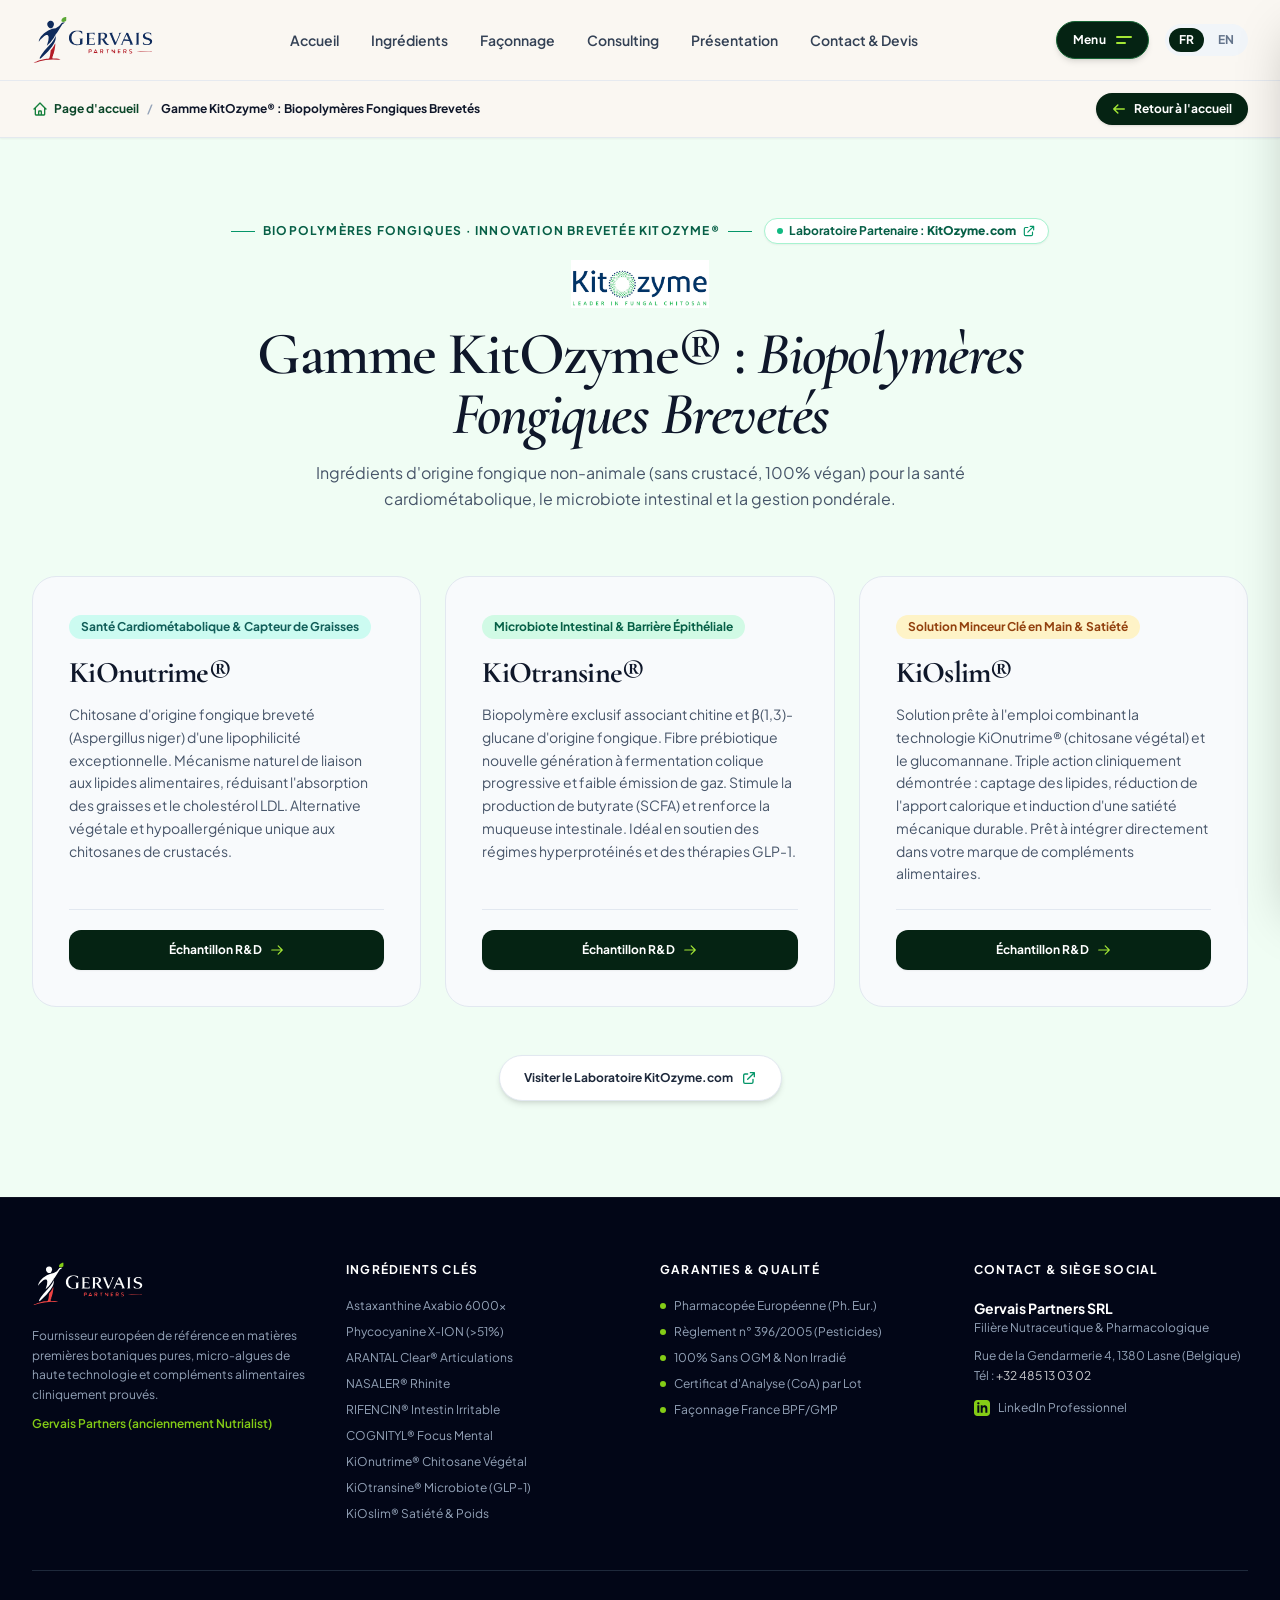
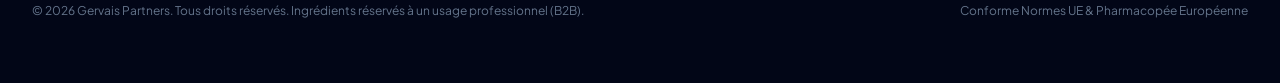
<file: kitozyme.html>
<!DOCTYPE html>
<html lang="fr" class="scroll-smooth">
<head>
  <script>
    try {
      sessionStorage.removeItem('gp_leaf_transition');
      const c = document.getElementById('botanicalLeafWindCanvas');
      if (c) c.remove();
    } catch(e) {}
  </script>

  <meta charset="UTF-8">
  <meta name="viewport" content="width=device-width, initial-scale=1.0">

  <title>Gamme KitOzyme® | Biopolymères Fongiques Brevetés | Gervais Partners</title>
  <meta name="description" content="Gervais Partners (ex-Nutryalis) : Fournisseur B2B européen d'ingrédients botaniques purs. Gamme KitOzyme® de biopolymères fongiques brevetés 100% végans et sans allergène de crustacé : KiOnutrime®, KiOtransine®, KiOslim®. Hub Lasne, Belgique.">
  <meta name="keywords" content="kitozyme, kionutrime, kiotransine, kioslim, chitosane fongique, biopolymere fongique, chitine glucane, prebiotique glp-1, capteur de lipides vegan, chitosane sans crustace, gervais partners lasne">
  <meta name="author" content="Gervais Partners SRL">
  <meta name="robots" content="index, follow, max-snippet:-1, max-image-preview:large, max-video-preview:-1">
  <meta name="theme-color" content="#052313">

  <link rel="canonical" href="https://gervaispartners.com/kitozyme.html">

  <link rel="alternate" hreflang="fr" href="https://gervaispartners.com/kitozyme.html?lang=fr">
  <link rel="alternate" hreflang="en" href="https://gervaispartners.com/kitozyme.html?lang=en">
  <link rel="alternate" hreflang="x-default" href="https://gervaispartners.com/kitozyme.html">

  <meta property="og:type" content="website">
  <meta property="og:url" content="https://gervaispartners.com/kitozyme.html">
  <meta property="og:title" content="Gamme KitOzyme® | Biopolymères Fongiques Brevetés | Gervais Partners">
  <meta property="og:description" content="Ingrédients d'origine fongique non-animale (sans crustacé, 100% végan) pour la santé cardiométabolique, le microbiote intestinal et la gestion pondérale.">
  <meta property="og:image" content="https://gervaispartners.com/assets/images/nature-botanical-dew.jpg">
  <meta property="og:image:alt" content="Gervais Partners - Gamme KitOzyme">
  <meta property="og:site_name" content="Gervais Partners">
  <meta property="og:locale" content="fr_FR">

  <meta name="twitter:card" content="summary_large_image">
  <meta name="twitter:url" content="https://gervaispartners.com/kitozyme.html">
  <meta name="twitter:title" content="Gamme KitOzyme® | Gervais Partners Europe">
  <meta name="twitter:description" content="Biopolymères fongiques brevetés KitOzyme® : KiOnutrime®, KiOtransine®, KiOslim®. Distribution B2B certifiée Europe.">
  <meta name="twitter:image" content="https://gervaispartners.com/assets/images/nature-botanical-dew.jpg">

    <link rel="icon" type="image/svg+xml" href="assets/images/favicon.svg">
  <link rel="icon" type="image/png" sizes="48x48" href="assets/images/favicon-48x48.png">
  <link rel="icon" type="image/png" sizes="192x192" href="assets/images/favicon-192x192.png">
  <link rel="apple-touch-icon" sizes="180x180" href="assets/images/apple-touch-icon.png">
  <link rel="shortcut icon" href="favicon.ico">

  <link rel="preconnect" href="https://fonts.googleapis.com">
  <link rel="preconnect" href="https://fonts.gstatic.com" crossorigin>
  <link href="https://fonts.googleapis.com/css2?family=Cormorant+Garamond:ital,wght@0,400;0,500;0,600;0,700;1,400;1,600&family=Plus+Jakarta+Sans:wght@300;400;500;600;700;800&display=swap" rel="stylesheet">

  <script src="assets/css/tailwind.min.js"></script>
  <script>
    tailwind.config = {
      theme: {
        extend: {
          colors: {
            forest: { 50:'#f0fdf4',100:'#dcfce7',200:'#bbf7d0',300:'#86efac',400:'#4ade80',500:'#22c55e',600:'#16a34a',700:'#15803d',800:'#166534',900:'#0b4629',950:'#052313' },
            limegold: { 300:'#bef264',400:'#a3e635',500:'#84cc16',600:'#65a30d' },
            sapphire: { 400:'#38bdf8',500:'#0ea5e9',600:'#0284c7',900:'#0c4a6e' },
            cream: { DEFAULT:'#faf7f2', dark:'#f0ebe0' }
          },
          fontFamily: {
            sans: ['"Plus Jakarta Sans"','system-ui','sans-serif'],
            display: ['"Cormorant Garamond"','Georgia','serif']
          }
        }
      }
    }
  </script>
  <script>
    function toggleSidebarMenu(open) {
      var drawer = document.getElementById('sidebarDrawer');
      var backdrop = document.getElementById('sidebarBackdrop');
      if (!drawer || !backdrop) return;
      if (open) {
        backdrop.classList.remove('opacity-0', 'pointer-events-none');
        backdrop.classList.add('opacity-100', 'pointer-events-auto');
        drawer.classList.remove('translate-x-full');
        drawer.classList.add('translate-x-0');
        document.body.style.overflow = 'hidden';
      } else {
        backdrop.classList.add('opacity-0', 'pointer-events-none');
        backdrop.classList.remove('opacity-100', 'pointer-events-auto');
        drawer.classList.add('translate-x-full');
        drawer.classList.remove('translate-x-0');
        document.body.style.overflow = '';
      }
    }
    window.toggleSidebarMenu = toggleSidebarMenu;
  </script>

  <style>
    body { font-family: 'Plus Jakarta Sans', system-ui, sans-serif; background: #faf7f2; color: #1a1a1a; }
    .display { font-family: 'Cormorant Garamond', Georgia, serif; letter-spacing: -0.025em; line-height: 1.05; }
    .pulse-dot { display:inline-block; width:7px; height:7px; border-radius:50%; background:#84cc16; animation:pulse-glow 2s ease-in-out infinite; flex-shrink:0; }
    @keyframes pulse-glow { 0%,100%{box-shadow:0 0 0 0 rgba(132,204,22,0.5)} 50%{box-shadow:0 0 0 6px rgba(132,204,22,0)} }
    .reveal,.reveal-left,.reveal-right,.reveal-scale { opacity:1; transform:none; }
    .reveal { transform:translateY(16px); }
    .reveal-left { transform:translateX(-16px); }
    .reveal-right { transform:translateX(16px); }
    .reveal-scale { transform:scale(0.94); }
    .reveal.visible,.reveal-left.visible,.reveal-right.visible,.reveal-scale.visible { opacity:1; transform:none; }
    .delay-100{transition-delay:.1s} .delay-200{transition-delay:.2s} .delay-300{transition-delay:.3s} .delay-400{transition-delay:.4s}
    #tdsModal.hidden { display:none !important; }
    #confirmationModal.hidden { display:none !important; }
    .bx-card { position:relative; overflow:hidden; transition:all .4s cubic-bezier(0.16,1,0.3,1); }
    .bx-card::after { content:''; position:absolute; bottom:0; left:0; right:0; height:3px; background:#84cc16; transform:scaleX(0); transform-origin:left; transition:transform .4s cubic-bezier(0.16,1,0.3,1); }
    .bx-card:hover::after { transform:scaleX(1); }
    .bx-card:hover { transform:translateY(-6px); box-shadow:0 30px 60px rgba(0,0,0,0.1); }
  </style>

  <script type="application/ld+json">
  {
    "@context": "https://schema.org",
    "@graph": [
      {
        "@type": "Organization",
        "@id": "https://gervaispartners.com/#organization",
        "name": "Gervais Partners",
        "url": "https://gervaispartners.com/",
        "logo": "https://gervaispartners.com/assets/images/logo-gervais.png",
        "telephone": "+32485130302",
        "address": {
          "@type": "PostalAddress",
          "streetAddress": "Rue de la Gendarmerie 4",
          "addressLocality": "Lasne",
          "postalCode": "1380",
          "addressCountry": "BE"
        }
      },
      {
        "@type": "BreadcrumbList",
        "itemListElement": [
          {
            "@type": "ListItem",
            "position": 1,
            "name": "Accueil",
            "item": "https://gervaispartners.com/"
          },
          {
            "@type": "ListItem",
            "position": 2,
            "name": "Gamme KitOzyme®",
            "item": "https://gervaispartners.com/kitozyme.html"
          }
        ]
      }
    ]
  }
  </script>
</head>
<body class="antialiased overflow-x-hidden">

  <!-- Main Navigation Header -->
  <header id="siteNav" class="sticky top-0 z-40 transition-all border-b border-slate-200/80" style="background:rgba(250,247,242,0.96);backdrop-filter:blur(20px)">
    <div class="max-w-7xl mx-auto px-4 sm:px-8 h-20 flex items-center justify-between gap-6">

      <a href="index.html" class="flex-shrink-0" title="Gervais Partners - Accueil">
        <img src="assets/images/logo-gervais.svg" alt="Gervais Partners - Ingrédients Botaniques B2B" class="h-11 sm:h-12 w-auto object-contain hover:opacity-90 transition">
      </a>

      <nav class="hidden lg:flex items-center gap-7 xl:gap-8 font-semibold text-sm text-slate-700" aria-label="Navigation Principale">
        <a href="index.html" class="hover:text-forest-950 transition" data-i18n="nav.home">Accueil</a>
        <a href="index.html#astaxanthin-showcase" class="hover:text-forest-950 transition" data-i18n="nav.ingredients">Ingrédients</a>
        <a href="index.html#galenic" class="hover:text-forest-950 transition" data-i18n="nav.galenic">Façonnage</a>
        <a href="index.html#consulting" class="hover:text-forest-950 transition" data-i18n="nav.consulting">Consulting</a>
        <a href="index.html#leadership" class="hover:text-forest-950 transition" data-i18n="nav.about">À Propos</a>
        <a href="index.html#contact" class="hover:text-forest-950 transition" data-i18n="nav.contact">Contact</a>
      </nav>

      <div class="flex items-center gap-3 sm:gap-4">

        <button id="sidebarToggleBtn" onclick="toggleSidebarMenu(true)" class="inline-flex items-center gap-2.5 bg-forest-950 text-white hover:bg-forest-800 px-4 py-2.5 rounded-full font-bold text-xs transition-all shadow-md hover:shadow-lg border border-forest-800 group" aria-label="Ouvrir le menu latéral">
          <span class="tracking-wide">Menu</span>
          <div class="flex flex-col gap-1 w-4">
            <span class="w-4 h-0.5 bg-limegold-400 rounded-full transition-all group-hover:bg-white"></span>
            <span class="w-2.5 h-0.5 bg-limegold-400 rounded-full transition-all group-hover:w-4 group-hover:bg-white"></span>
          </div>
        </button>

        <div class="flex items-center bg-slate-100 p-1 rounded-full text-xs font-bold gap-1" role="group" aria-label="Changement de langue">
          <button type="button" class="lang-btn px-2.5 py-1 rounded-full transition bg-forest-950 text-white" data-lang="fr" aria-label="Passer en Français">FR</button>
          <button type="button" class="lang-btn px-2.5 py-1 rounded-full transition text-slate-500 hover:bg-slate-200" data-lang="en" aria-label="Switch to English">EN</button>
        </div>

      </div>
    </div>
  </header>

  <!-- Sidebar Drawer Menu -->
  <div id="sidebarBackdrop" onclick="toggleSidebarMenu(false)" class="fixed inset-0 bg-slate-950/70 backdrop-blur-sm z-50 opacity-0 pointer-events-none transition-opacity duration-300" aria-hidden="true"></div>

  <aside id="sidebarDrawer" class="fixed top-0 right-0 bottom-0 w-full sm:w-[460px] z-50 bg-forest-950 text-white shadow-2xl transform translate-x-full transition-transform duration-300 ease-out flex flex-col justify-between overflow-y-auto border-l border-white/10" aria-label="Menu Latéral de Navigation">

    <div class="p-6 border-b border-white/10 flex items-center justify-between sticky top-0 bg-forest-950/95 backdrop-blur-md z-10">
      <a href="index.html" onclick="toggleSidebarMenu(false)" title="Gervais Partners">
        <img src="assets/images/logo-gervais-dark.svg" alt="Gervais Partners" class="h-9 w-auto">
      </a>
      <button onclick="toggleSidebarMenu(false)" class="w-10 h-10 rounded-full bg-white/10 hover:bg-white/20 text-white flex items-center justify-center transition hover:rotate-90" aria-label="Fermer le menu">
        <svg class="w-5 h-5" fill="none" stroke="currentColor" viewBox="0 0 24 24"><path stroke-linecap="round" stroke-linejoin="round" stroke-width="2" d="M6 18L18 6M6 6l12 12"/></svg>
      </button>
    </div>

    <div class="p-6 space-y-8 flex-1">

      <div>
        <span class="text-[11px] font-bold uppercase tracking-widest text-limegold-400 block mb-3">Les Gammes d'Ingrédients Exclusifs</span>
        <ul class="space-y-2 text-sm">
          <li>
            <a href="astaxanthine.html" class="flex items-center justify-between p-2.5 rounded-xl hover:bg-white/5 transition text-white/90 hover:text-limegold-300 group">
              <span class="font-medium">Astaxanthine Axabio 6000× (Vedette)</span>
              <span class="text-xs text-white/40 group-hover:text-limegold-400 group-hover:translate-x-1 transition-all">→</span>
            </a>
          </li>
          <li>
            <a href="silicium-vegetal.html" class="flex items-center justify-between p-2.5 rounded-xl hover:bg-white/5 transition text-white/90 hover:text-limegold-300 group">
              <span class="font-medium" data-i18n="drawer.p3">Silicium Végétal Eytelia (Bloosil, Steosil)</span>
              <span class="text-xs text-white/40 group-hover:text-limegold-400 group-hover:translate-x-1 transition-all">→</span>
            </a>
          </li>
          <li>
            <a href="bioxtract.html" class="flex items-center justify-between p-2.5 rounded-xl hover:bg-white/5 transition text-white/90 hover:text-limegold-300 group">
              <span class="font-medium" data-i18n="drawer.p4">Gamme Clinique BioXtract® (Curcumine)</span>
              <span class="text-xs text-white/40 group-hover:text-limegold-400 group-hover:translate-x-1 transition-all">→</span>
            </a>
          </li>
          <li>
            <a href="kitozyme.html" class="flex items-center justify-between p-3 rounded-xl bg-emerald-500/20 border border-emerald-400/50 text-white font-bold hover:bg-emerald-500 hover:text-forest-950 transition group">
              <span class="flex items-center gap-2">
                <span class="w-2 h-2 rounded-full bg-emerald-400 animate-pulse"></span>
                <span>Biopolymères Fongiques KitOzyme®</span>
              </span>
              <span class="text-xs font-bold group-hover:translate-x-1 transition-all">→</span>
            </a>
          </li>
          <li>
            <a href="faconnage-galenique.html" class="flex items-center justify-between p-2.5 rounded-xl hover:bg-white/5 transition text-white/90 hover:text-limegold-300 group">
              <span class="font-medium" data-i18n="drawer.galenic">Façonnage Galénique France (BPF/GMP)</span>
              <span class="text-xs text-white/40 group-hover:text-limegold-400 group-hover:translate-x-1 transition-all">→</span>
            </a>
          </li>
        </ul>
      </div>

      <div>
        <span class="text-[11px] font-bold uppercase tracking-widest text-limegold-400 block mb-3" data-i18n="drawer.catServices">Entreprise &amp; Contact</span>
        <ul class="space-y-1.5 text-sm">
          <li>
            <a href="a-propos.html" class="flex items-center justify-between p-2.5 rounded-xl hover:bg-white/5 transition text-white/90 hover:text-limegold-300 group">
              <span class="font-medium" data-i18n="drawer.about">Présentation Gervais Partners &amp; Hub Lasne</span>
              <span class="text-xs text-white/40 group-hover:text-limegold-400 group-hover:translate-x-1 transition-all">→</span>
            </a>
          </li>
          <li>
            <a href="contact.html" class="flex items-center justify-between p-2.5 rounded-xl hover:bg-white/5 transition text-white/90 hover:text-limegold-300 group">
              <span class="font-medium" data-i18n="drawer.contact">Demandes d'Échantillons R&amp;D &amp; Devis</span>
              <span class="text-xs text-white/40 group-hover:text-limegold-400 group-hover:translate-x-1 transition-all">→</span>
            </a>
          </li>
        </ul>
      </div>

      <div class="bg-white/5 rounded-2xl p-4 border border-white/10">
        <span class="text-[11px] font-bold uppercase tracking-widest text-limegold-400 block mb-2" data-i18n="drawer.catContact">Siège &amp; Accès Direct</span>
        <p class="text-xs text-white/70 mb-2" data-i18n="drawer.address">Rue de la Gendarmerie 4, 1380 Lasne (Belgique)</p>
        <a href="tel:+32485130302" class="inline-flex items-center gap-2 text-white font-bold text-sm hover:text-limegold-400 transition mb-3">
          <svg class="w-4 h-4 text-limegold-400" fill="none" stroke="currentColor" viewBox="0 0 24 24"><path stroke-linecap="round" stroke-linejoin="round" stroke-width="2" d="M3 5a2 2 0 012-2h3.28a1 1 0 01.948.684l1.498 4.493a1 1 0 01-.502 1.21l-2.257 1.13a11.042 11.042 0 005.516 5.516l1.13-2.257a1 1 0 011.21-.502l4.493 1.498a1 1 0 01.684.949V19a2 2 0 01-2 2h-1C9.716 21 3 14.284 3 6V5z"/></svg>
          <span data-i18n="drawer.phone">+32 485 13 03 02</span>
        </a>
      </div>

    </div>

    <div class="p-6 border-t border-white/10 bg-forest-950/95 space-y-3 sticky bottom-0">
      <a href="contact.html" onclick="toggleSidebarMenu(false)" class="w-full flex items-center justify-center gap-2 bg-limegold-500 hover:bg-limegold-400 text-forest-950 font-bold text-sm py-3.5 px-5 rounded-xl transition shadow-lg" data-i18n="drawer.requestSampleBtn">
        <span>Demander un Échantillon R&amp;D</span>
        <svg class="w-4 h-4" fill="none" stroke="currentColor" viewBox="0 0 24 24"><path stroke-linecap="round" stroke-linejoin="round" stroke-width="2" d="M14 5l7 7m0 0l-7 7m7-7H3"/></svg>
      </a>
      <div class="flex items-center justify-between text-xs text-white/50 pt-2">
        <span>© 2026 Gervais Partners SRL</span>
        <span>Bruxelles · 1380 Lasne</span>
      </div>
    </div>

  </aside>

  <main>

    <!-- Breadcrumb Return Bar (Exactement comme bioxtract.html) -->
    <nav class="sticky top-20 z-30 bg-[#faf7f2]/95 backdrop-blur-md border-b border-slate-200/90 shadow-sm" aria-label="Navigation Retour">
      <div class="max-w-7xl mx-auto px-4 sm:px-8 py-3 flex items-center justify-between gap-4">
        <div class="flex items-center gap-2 text-xs font-semibold text-slate-600">
          <a href="index.html" class="inline-flex items-center gap-1.5 text-forest-900 hover:text-forest-700 font-bold transition">
            <svg class="w-4 h-4 text-forest-700" fill="none" stroke="currentColor" viewBox="0 0 24 24"><path stroke-linecap="round" stroke-linejoin="round" stroke-width="2" d="M3 12l2-2m0 0l7-7 7 7M5 10v10a1 1 0 001 1h3m10-11l2 2m-2-2v10a1 1 0 01-1 1h-3m-6 0a1 1 0 001-1v-4a1 1 0 011-1h2a1 1 0 011 1v4a1 1 0 001 1m-6 0h6"/></svg>
            <span data-i18n="kitozymeSection.breadcrumbHome">Page d'accueil</span>
          </a>
          <span class="text-slate-400">/</span>
          <span class="text-slate-900 font-bold truncate" data-i18n="kitozymeSection.breadcrumbCurrent">Gamme KitOzyme® : Biopolymères Fongiques Brevetés</span>
        </div>
        <a href="index.html" class="inline-flex items-center gap-2 px-4 py-2 rounded-full bg-forest-950 hover:bg-forest-800 text-white font-bold text-xs shadow transition group flex-shrink-0">
          <svg class="w-3.5 h-3.5 text-limegold-400 group-hover:-translate-x-1 transition-transform" fill="none" stroke="currentColor" viewBox="0 0 24 24"><path stroke-linecap="round" stroke-linejoin="round" stroke-width="2.5" d="M10 19l-7-7m0 0l7-7m-7 7h18"/></svg>
          <span data-i18n="kitozymeSection.breadcrumbBack">Retour à l'accueil</span>
        </a>
      </div>
    </nav>

    <!-- Showcase Section (Même D.A. et mise en page épurée que bioxtract.html) -->
    <section id="kitozyme-showcase" class="pt-16 pb-28" style="background-color: #F0FDF4;">
      <div class="max-w-7xl mx-auto px-6 lg:px-8">

        <div class="text-center mb-16 reveal">

          <div class="flex flex-wrap items-center justify-center gap-3 mb-4">
            <div class="inline-flex items-center gap-2 text-emerald-800 text-xs font-bold uppercase tracking-widest">
              <span class="w-6 h-px bg-emerald-600"></span>
              <span data-i18n="kitozymeSection.tag">Biopolymères Fongiques · Innovation Brevetée KitOzyme®</span>
              <span class="w-6 h-px bg-emerald-600"></span>
            </div>
            <a href="https://kitozyme.com" target="_blank" rel="noopener noreferrer" class="inline-flex items-center gap-1.5 px-3 py-1 rounded-full text-xs font-bold bg-white text-emerald-800 hover:bg-emerald-950 hover:text-white border border-emerald-200 transition-all shadow-sm group" title="Visiter le site officiel de KitOzyme">
              <span class="w-1.5 h-1.5 rounded-full bg-emerald-500 animate-pulse"></span>
              <span data-i18n="kitozymeSection.partnerBadge">Laboratoire Partenaire : <strong>KitOzyme.com</strong></span>
              <svg class="w-3.5 h-3.5 text-emerald-600 group-hover:text-white transition-transform group-hover:translate-x-0.5 group-hover:-translate-y-0.5" fill="none" stroke="currentColor" viewBox="0 0 24 24"><path stroke-linecap="round" stroke-linejoin="round" stroke-width="2" d="M10 6H6a2 2 0 00-2 2v10a2 2 0 002 2h10a2 2 0 002-2v-4M14 4h6m0 0v6m0-6L10 14"/></svg>
            </a>
          </div>

          <div class="flex items-center justify-center gap-4 mb-4">
            <img src="assets/images/logo-kitozyme.png" alt="KitOzyme - Ingrédients et Biopolymères Fongiques Brevetés" class="h-10 sm:h-12 w-auto object-contain">
          </div>

          <h2 class="display text-5xl lg:text-6xl font-semibold text-slate-900 mx-auto max-w-3xl" data-i18n="kitozymeSection.title">
            Gamme KitOzyme® : <em>Biopolymères Fongiques Brevetés</em>
          </h2>
          <p class="text-slate-600 text-base leading-relaxed mt-4 max-w-2xl mx-auto" data-i18n="kitozymeSection.subtitle">
            Ingrédients d'origine fongique non-animale (sans crustacé, 100% végan) pour la santé cardiométabolique, le microbiote intestinal et la gestion pondérale.
          </p>
        </div>

        <!-- 3 Products Grid (Gabarit identique à RIFENCIN & COGNITYL de BioXtract) -->
        <div class="grid grid-cols-1 md:grid-cols-3 gap-6">

          <!-- Product 1: KiOnutrime -->
          <div class="bx-card bg-slate-50 border border-slate-200 rounded-3xl p-9 flex flex-col justify-between hover:border-slate-300 transition-colors reveal delay-100 group">
            <div>
              <span class="inline-block bg-teal-100 text-teal-800 text-xs font-bold px-3 py-1 rounded-full mb-4" data-i18n="kitozymeSection.p1_claim">Santé Cardiométabolique &amp; Gestion du Poids</span>
              <h3 class="display text-3xl font-bold text-slate-900 mb-3" data-i18n="kitozymeSection.p1_name">KiOnutrime®</h3>
              <p class="text-sm text-slate-600 leading-relaxed" data-i18n="kitozymeSection.p1_desc">Chitosane d'origine fongique breveté (Aspergillus niger) d'une lipophilicité exceptionnelle. Mécanisme naturel de liaison aux graisses alimentaires, réduisant l'absorption lipidique et le cholestérol LDL. Alternative végétale et hypoallergénique unique aux chitosanes de crustacés.</p>
            </div>
            <div class="mt-6 pt-5 border-t border-slate-200">
              <button onclick="requestProductSample('kionutrime')" class="w-full bg-forest-950 hover:bg-forest-800 text-white text-xs font-bold py-3 px-4 rounded-xl transition flex items-center justify-center gap-2 shadow-sm">
                <span data-i18n="kitozymeSection.sampleBtn">Échantillon R&amp;D</span>
                <svg class="w-3.5 h-3.5 text-limegold-400" fill="none" stroke="currentColor" viewBox="0 0 24 24"><path stroke-linecap="round" stroke-linejoin="round" stroke-width="2" d="M14 5l7 7m0 0l-7 7m7-7H3"/></svg>
              </button>
            </div>
          </div>

          <!-- Product 2: KiOtransine -->
          <div class="bx-card bg-slate-50 border border-slate-200 rounded-3xl p-9 flex flex-col justify-between hover:border-slate-300 transition-colors reveal delay-200 group">
            <div>
              <span class="inline-block bg-emerald-100 text-emerald-800 text-xs font-bold px-3 py-1 rounded-full mb-4" data-i18n="kitozymeSection.p2_claim">Microbiote Intestinal &amp; Barrière Épithéliale</span>
              <h3 class="display text-3xl font-bold text-slate-900 mb-3" data-i18n="kitozymeSection.p2_name">KiOtransine®</h3>
              <p class="text-sm text-slate-600 leading-relaxed" data-i18n="kitozymeSection.p2_desc">Biopolymère exclusif associant chitine et β(1,3)-glucane d'origine fongique. Fibre prébiotique nouvelle génération à fermentation colique progressive et faible émission de gaz. Stimule la production de butyrate (SCFA) et renforce la muqueuse intestinale. Idéal en soutien des régimes hyperprotéinés et des thérapies GLP-1.</p>
            </div>
            <div class="mt-6 pt-5 border-t border-slate-200">
              <button onclick="requestProductSample('kiotransine')" class="w-full bg-forest-950 hover:bg-forest-800 text-white text-xs font-bold py-3 px-4 rounded-xl transition flex items-center justify-center gap-2 shadow-sm">
                <span data-i18n="kitozymeSection.sampleBtn">Échantillon R&amp;D</span>
                <svg class="w-3.5 h-3.5 text-limegold-400" fill="none" stroke="currentColor" viewBox="0 0 24 24"><path stroke-linecap="round" stroke-linejoin="round" stroke-width="2" d="M14 5l7 7m0 0l-7 7m7-7H3"/></svg>
              </button>
            </div>
          </div>

          <!-- Product 3: KiOslim -->
          <div class="bx-card bg-slate-50 border border-slate-200 rounded-3xl p-9 flex flex-col justify-between hover:border-slate-300 transition-colors reveal delay-300 group">
            <div>
              <span class="inline-block bg-amber-100 text-amber-800 text-xs font-bold px-3 py-1 rounded-full mb-4" data-i18n="kitozymeSection.p3_claim">Solution Minceur Clé en Main &amp; Satiété</span>
              <h3 class="display text-3xl font-bold text-slate-900 mb-3" data-i18n="kitozymeSection.p3_name">KiOslim®</h3>
              <p class="text-sm text-slate-600 leading-relaxed" data-i18n="kitozymeSection.p3_desc">Solution prête à l'emploi combinant la technologie KiOnutrime® (chitosane végétal) et le glucomannane. Triple action cliniquement démontrée : captage des lipides, réduction de l'apport calorique et induction d'une satiété mécanique durable. Prêt à intégrer directement dans votre marque de compléments alimentaires.</p>
            </div>
            <div class="mt-6 pt-5 border-t border-slate-200">
              <button onclick="requestProductSample('kioslim')" class="w-full bg-forest-950 hover:bg-forest-800 text-white text-xs font-bold py-3 px-4 rounded-xl transition flex items-center justify-center gap-2 shadow-sm">
                <span data-i18n="kitozymeSection.sampleBtn">Échantillon R&amp;D</span>
                <svg class="w-3.5 h-3.5 text-limegold-400" fill="none" stroke="currentColor" viewBox="0 0 24 24"><path stroke-linecap="round" stroke-linejoin="round" stroke-width="2" d="M14 5l7 7m0 0l-7 7m7-7H3"/></svg>
              </button>
            </div>
          </div>

        </div>

        <!-- Single clean bottom action button (Exactement comme bioxtract.html) -->
        <div class="mt-12 flex flex-wrap items-center justify-center gap-4 reveal">
          <a href="https://kitozyme.com" target="_blank" rel="noopener noreferrer" class="inline-flex items-center gap-2 bg-white hover:bg-slate-50 text-slate-800 font-bold text-xs px-6 py-3.5 rounded-full transition shadow-md border border-slate-200 group">
            <span data-i18n="kitozymeSection.visitPartner">Visiter le Laboratoire KitOzyme.com</span>
            <svg class="w-4 h-4 text-emerald-600 transition-transform group-hover:translate-x-0.5 group-hover:-translate-y-0.5" fill="none" stroke="currentColor" viewBox="0 0 24 24"><path stroke-linecap="round" stroke-linejoin="round" stroke-width="2" d="M10 6H6a2 2 0 00-2 2v10a2 2 0 002 2h10a2 2 0 002-2v-4M14 4h6m0 0v6m0-6L10 14"/></svg>
          </a>
        </div>

      </div>
    </section>

  </main>

  <!-- Clean Footer (Exactement comme bioxtract.html) -->
  <footer class="bg-slate-950 text-slate-400 text-sm py-16 border-t border-white/5">
    <div class="max-w-7xl mx-auto px-6 lg:px-8">
      <div class="grid grid-cols-1 md:grid-cols-2 lg:grid-cols-4 gap-10 mb-12">
        <div>
          <img src="assets/images/logo-gervais-dark.svg" alt="Gervais Partners - Ingrédients Botaniques Européens" class="h-11 w-auto object-contain mb-5">
          <p class="text-xs leading-relaxed text-slate-400" data-i18n="footer.desc">Fournisseur européen de référence en matières premières botaniques pures, micro-algues de haute pureté et compléments alimentaires cliniquement prouvés.</p>
          <p class="text-xs text-limegold-500 font-semibold mt-3" data-i18n="footer.formerName">Anciennement exploité sous l'entité Nutryalis</p>
        </div>
        <div>
          <h3 class="text-white font-bold text-xs uppercase tracking-widest mb-5" data-i18n="footer.col1_title">Ingrédients Clés</h3>
          <ul class="space-y-2.5 text-xs">
            <li><a href="index.html#astaxanthin-showcase" class="hover:text-white transition">Astaxanthine Axabio 6000×</a></li>
            <li><a href="index.html#phycocyanin-showcase" class="hover:text-white transition">Phycocyanine X-ION (&gt;51%)</a></li>
            <li><a href="bioxtract.html" class="hover:text-white transition">ARANTAL Clear® Articulations</a></li>
            <li><a href="bioxtract.html" class="hover:text-white transition">NASALER® Rhinite</a></li>
            <li><a href="bioxtract.html" class="hover:text-white transition">RIFENCIN® Intestin Irritable</a></li>
            <li><a href="bioxtract.html" class="hover:text-white transition">COGNITYL® Focus Mental</a></li>
            <li><a href="kitozyme.html" class="hover:text-white transition">KiOnutrime® Chitosane Végétal</a></li>
            <li><a href="kitozyme.html" class="hover:text-white transition">KiOtransine® Microbiote (GLP-1)</a></li>
            <li><a href="kitozyme.html" class="hover:text-white transition">KiOslim® Satiété &amp; Poids</a></li>
          </ul>
        </div>
        <div>
          <h3 class="text-white font-bold text-xs uppercase tracking-widest mb-5" data-i18n="footer.col2_title">Garanties &amp; Qualité</h3>
          <div class="space-y-2.5 text-xs text-slate-400">
            <div class="flex items-center gap-2"><span class="w-1.5 h-1.5 rounded-full bg-limegold-500 flex-shrink-0"></span> Pharmacopée Européenne (Ph. Eur.)</div>
            <div class="flex items-center gap-2"><span class="w-1.5 h-1.5 rounded-full bg-limegold-500 flex-shrink-0"></span> Règlement n° 396/2005 (Pesticides)</div>
            <div class="flex items-center gap-2"><span class="w-1.5 h-1.5 rounded-full bg-limegold-500 flex-shrink-0"></span> 100% Sans OGM &amp; Non Irradié</div>
            <div class="flex items-center gap-2"><span class="w-1.5 h-1.5 rounded-full bg-limegold-500 flex-shrink-0"></span> Certificat d'Analyse (CoA) par Lot</div>
            <div class="flex items-center gap-2"><span class="w-1.5 h-1.5 rounded-full bg-limegold-500 flex-shrink-0"></span> Façonnage France BPF/GMP</div>
          </div>
        </div>
        <div>
          <h3 class="text-white font-bold text-xs uppercase tracking-widest mb-5" data-i18n="footer.col3_title">Contact &amp; Siège Social</h3>
          <p class="text-white font-bold text-sm mb-0.5">Gervais Partners SRL</p>
          <p class="text-xs mb-3 text-slate-400">Filière Nutraceutique &amp; Pharmacologique</p>
          <p class="text-xs mb-1 text-slate-400" data-i18n="footer.address">Rue de la Gendarmerie 4, 1380 Lasne (Belgique)</p>
          <p class="text-xs mb-4 text-slate-400">Tél : <a href="tel:+32485130302" class="text-white/80 hover:text-white" data-i18n="footer.phone">+32 485 13 03 02</a></p>
          <a href="https://www.linkedin.com/in/christian-gervais-9a126817/" target="_blank" rel="noopener noreferrer" class="inline-flex items-center gap-2 text-xs text-slate-400 hover:text-white transition">
            <svg class="w-4 h-4 text-limegold-500" fill="currentColor" viewBox="0 0 24 24"><path d="M19 0h-14c-2.761 0-5 2.239-5 5v14c0 2.761 2.239 5 5 5h14c2.762 0 5-2.239 5-5v-14c0-2.761-2.238-5-5-5zm-11 19h-3v-11h3v11zm-1.5-12.268c-.966 0-1.75-.79-1.75-1.764s.784-1.764 1.75-1.764 1.75.79 1.75 1.764-.783 1.764-1.75 1.764zm13.5 12.268h-3v-5.604c0-3.368-4-3.113-4 0v5.604h-3v-11h3v1.765c1.396-2.586 7-2.777 7 2.476v6.759z"/></svg>
            LinkedIn Professionnel
          </a>
        </div>
      </div>
      <div class="pt-8 border-t border-slate-800 flex flex-col sm:flex-row justify-between items-center gap-4 text-xs text-slate-500">
        <p>© <span id="currentYear">2026</span> Gervais Partners. <span data-i18n="footer.rights">Tous droits réservés. Usage professionnel B2B uniquement.</span></p>
        <p>Conforme Normes UE &amp; Pharmacopée Européenne</p>
      </div>
    </div>
  </footer>

  <!-- Sample Confirmation Modal -->
  <div id="confirmationModal" class="hidden" style="position:fixed;inset:0;z-index:1000;background:rgba(0,0,0,0.7);backdrop-filter:blur(8px);display:none;align-items:center;justify-content:center;padding:24px" role="dialog" aria-modal="true" aria-label="Confirmation de demande">
    <div class="bg-white rounded-3xl max-w-lg w-full p-10 shadow-2xl text-center" style="max-height:90vh;overflow-y:auto">
      <div class="w-16 h-16 bg-forest-50 text-forest-700 rounded-2xl flex items-center justify-center mx-auto mb-6">
        <svg class="w-8 h-8" fill="none" stroke="currentColor" viewBox="0 0 24 24"><path stroke-linecap="round" stroke-linejoin="round" stroke-width="2" d="M5 13l4 4L19 7"/></svg>
      </div>
      <h3 class="text-2xl font-bold text-slate-900 mb-3" data-i18n="contact.successModalTitle">Demande B2B Enregistrée !</h3>
      <p class="text-slate-500 text-sm mb-6" data-i18n="contact.successModalMsg">Transmise directement à notre direction commerciale et technique.</p>
      <div class="bg-slate-50 border border-slate-200 rounded-2xl p-4 mb-6 text-left text-xs space-y-2">
        <div class="flex justify-between"><span class="text-slate-400" data-i18n="contact.successRef">Référence :</span><span id="confirmRef" class="font-mono font-bold text-forest-700">GP-000000</span></div>
        <div class="flex justify-between"><span class="text-slate-400">Laboratoire :</span><span id="confirmCompany" class="font-semibold text-slate-900">-</span></div>
        <div class="flex justify-between"><span class="text-slate-400">Email :</span><span id="confirmEmail" class="font-semibold text-slate-900">-</span></div>
        <div class="flex justify-between pt-2 border-t border-slate-200 text-slate-400"><span>Prise en charge :</span><span id="confirmTargetMail" class="font-semibold text-forest-700 text-[11px] leading-tight text-right">Direction Commerciale &amp; Support B2B</span></div>
      </div>
      <button onclick="closeConfirmationModal()" class="w-full bg-forest-950 hover:bg-forest-800 text-white font-bold text-sm py-3.5 px-6 rounded-xl transition" data-i18n="contact.successClose">Fermer</button>
    </div>
  </div>

  <div id="tdsModal" class="hidden" style="position:fixed;inset:0;z-index:1000;background:rgba(0,0,0,0.7);backdrop-filter:blur(8px);display:none;align-items:center;justify-content:center;padding:24px" role="dialog" aria-modal="true" aria-label="Fiche Technique Produit">
    <div id="tdsModalContent" style="background:#fff;border-radius:24px;max-width:760px;width:100%;max-height:90vh;overflow-y:auto;padding:40px;box-shadow:0 60px 120px rgba(0,0,0,0.3)"></div>
  </div>

  <script src="assets/js/translations.js?v=20261109-seo-opt"></script>
  <script src="assets/js/app.js?v=20261109-seo-opt"></script>
</body>
</html>
</file>
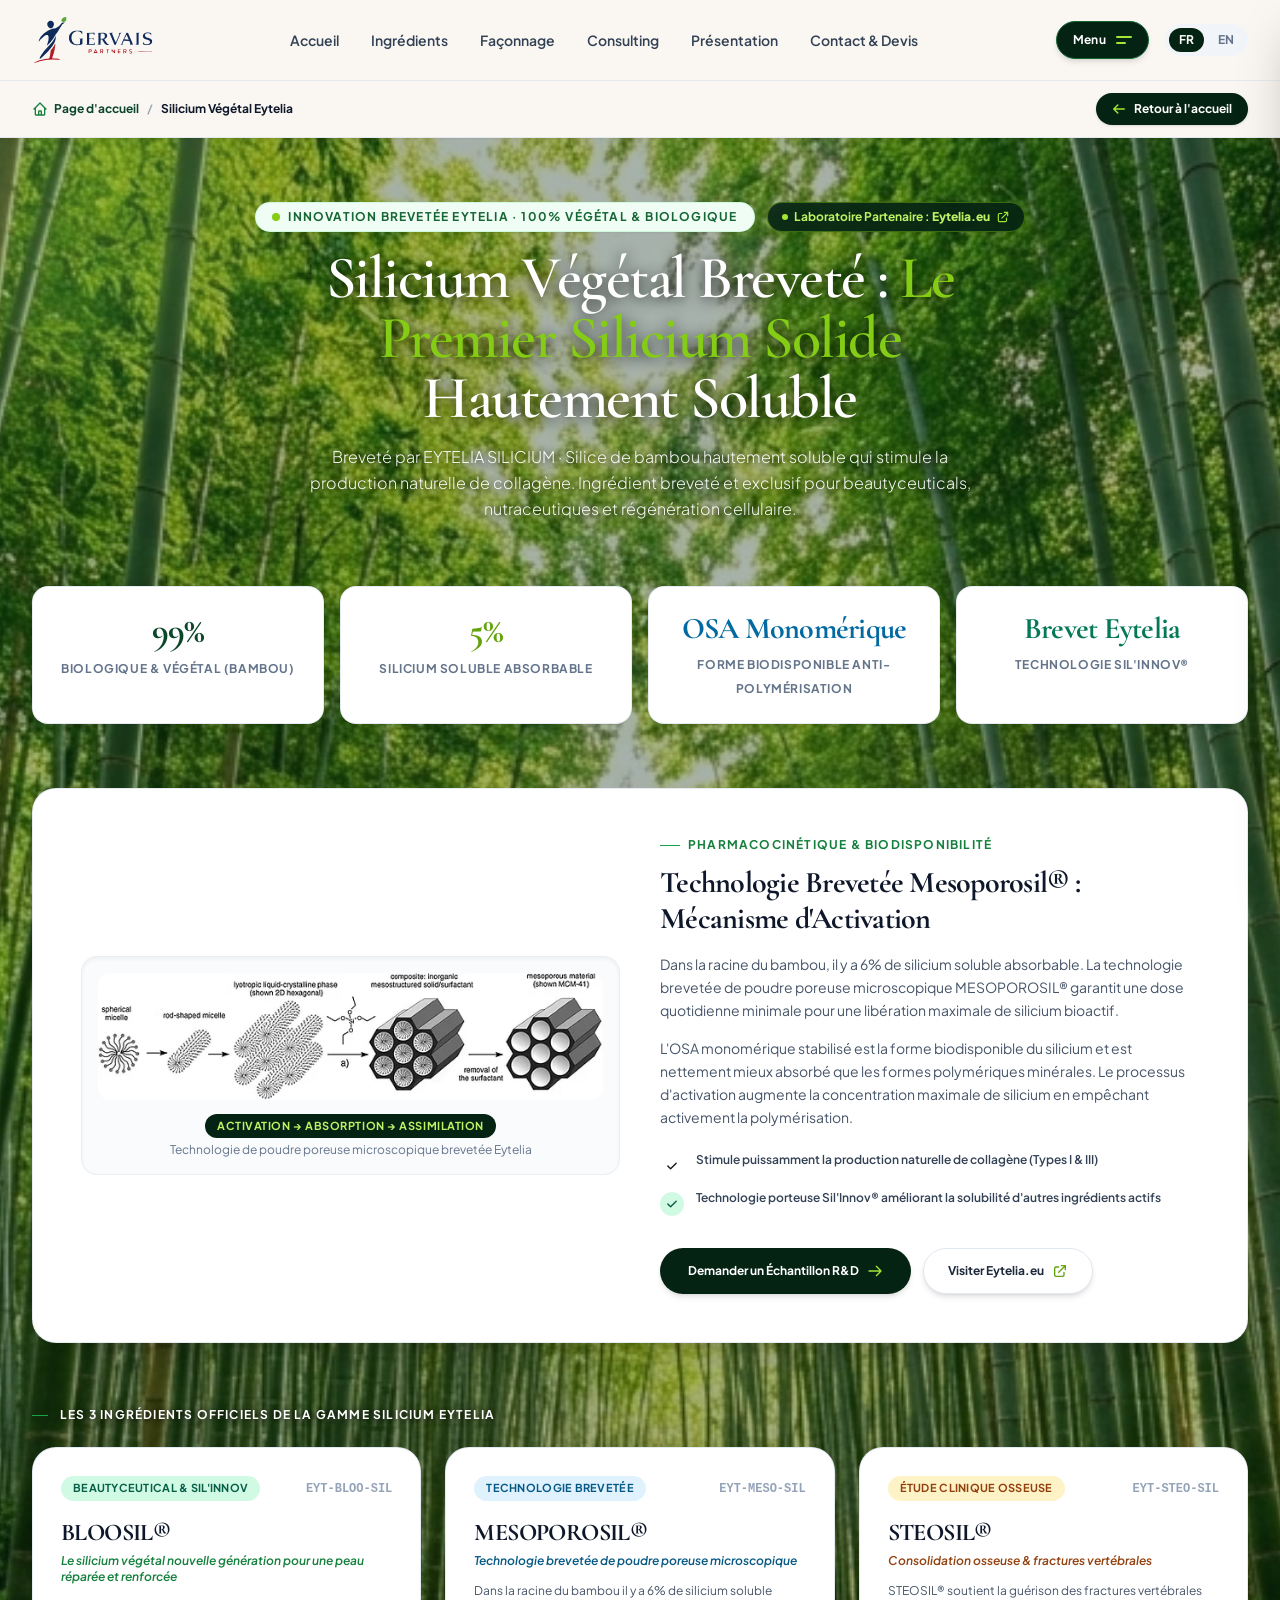
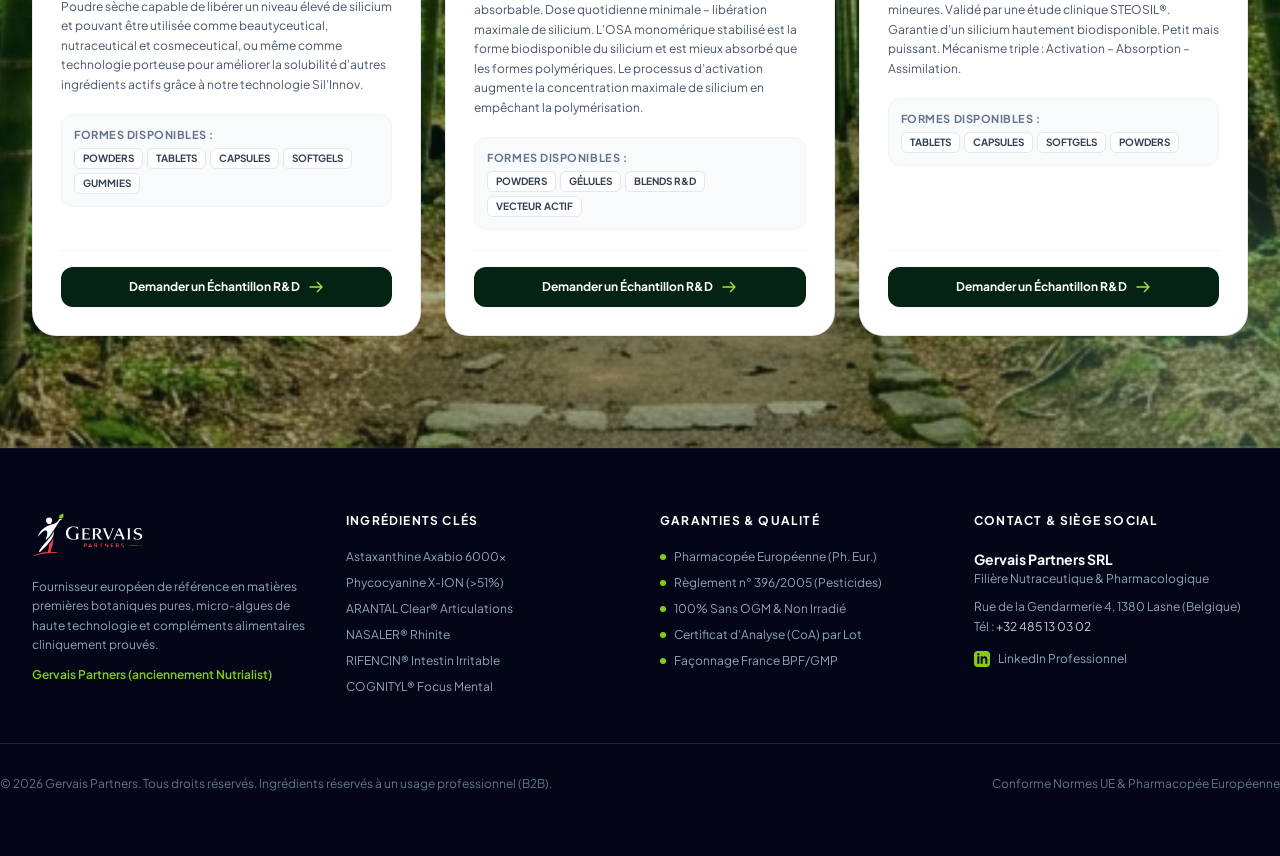
<file: silicium-vegetal.html>
<!DOCTYPE html>
<html lang="fr" class="scroll-smooth">
<head>
  <script>
    try {
      sessionStorage.removeItem('gp_leaf_transition');
      const c = document.getElementById('botanicalLeafWindCanvas');
      if (c) c.remove();
    } catch(e) {}
  </script>

  <meta charset="UTF-8">
  <meta name="viewport" content="width=device-width, initial-scale=1.0">
  <title>Silicium Végétal Breveté Eytelia | Bloosil & Mesoporosil | Gervais Partners</title>
  <meta name="description" content="Gervais Partners (ex-Nutryalis) : Fournisseur B2B européen d'ingrédients botaniques purs pour laboratoires pharmaceutiques & nutraceutiques. Astaxanthine Axabio, Phycocyanine X-ION >51%, Silicium Végétal Breveté Eytelia (BLOOSIL®, MESOPOROSIL®, STEOSIL®), Gamme BioXtract® clinique. Hub logistique 1380 Lasne, Belgique.">
  <meta name="keywords" content="ingrédients botaniques b2b, fournisseur nutraceutique europe, astaxanthine axabio haematococcus pluvialis, silicium vegetal eytelia, bloosil, mesoporosil, steosil, silice de bambou collagene, phycocyanine x-ion spiruline, bioxtract arantal clear arthrose, nasaler rhinite quercetine, rifencin intestin irritable, cognityl theobromine cafeine, berberine liposomale, façonnage galenique softgels france bpf gmp, gervais partners lasne belgique, nutryalis">
  <meta name="author" content="Gervais Partners SRL">
  <meta name="robots" content="index, follow, max-snippet:-1, max-image-preview:large, max-video-preview:-1">
  <meta name="theme-color" content="#052313">

  <link rel="canonical" href="https://gervaispartners.com/silicium-vegetal.html">

  <link rel="alternate" hreflang="fr" href="https://gervaispartners.com/?lang=fr">
  <link rel="alternate" hreflang="en" href="https://gervaispartners.com/?lang=en">
  <link rel="alternate" hreflang="x-default" href="https://gervaispartners.com/">

  <meta property="og:type" content="website">
  <meta property="og:url" content="https://gervaispartners.com/silicium-vegetal.html">
  <meta property="og:title" content="Gervais Partners | Ingrédients Botaniques d'Excellence B2B Europe">
  <meta property="og:description" content="Fournisseur européen de matières premières végétales titrées et micro-algues de haute pureté pour laboratoires pharmaceutiques. Astaxanthine Axabio, Phycocyanine X-ION, BioXtract®.">
  <meta property="og:image" content="https://gervaispartners.com/assets/images/nature-botanical-dew.jpg">
  <meta property="og:image:alt" content="Gervais Partners - Ingrédients Botaniques et Nutraceutiques d'Excellence">
  <meta property="og:site_name" content="Gervais Partners">
  <meta property="og:locale" content="fr_FR">
  <meta property="og:locale:alternate" content="en_US">

  <meta name="twitter:card" content="summary_large_image">
  <meta name="twitter:url" content="https://gervaispartners.com/silicium-vegetal.html">
  <meta name="twitter:title" content="Gervais Partners | Ingrédients Botaniques B2B Europe">
  <meta name="twitter:description" content="Fournisseur européen d'ingrédients botaniques titrés et micro-algues de haute pureté pour l'industrie pharmaceutique et nutraceutique. Hub Lasne, Belgique.">
  <meta name="twitter:image" content="https://gervaispartners.com/assets/images/nature-botanical-dew.jpg">

    <link rel="icon" type="image/svg+xml" href="assets/images/favicon.svg">
  <link rel="icon" type="image/png" sizes="48x48" href="assets/images/favicon-48x48.png">
  <link rel="icon" type="image/png" sizes="192x192" href="assets/images/favicon-192x192.png">
  <link rel="apple-touch-icon" sizes="180x180" href="assets/images/apple-touch-icon.png">
  <link rel="shortcut icon" href="favicon.ico">

  <link rel="preconnect" href="https://fonts.googleapis.com">
  <link rel="preconnect" href="https://fonts.gstatic.com" crossorigin>
  <link href="https://fonts.googleapis.com/css2?family=Cormorant+Garamond:ital,wght@0,400;0,500;0,600;0,700;1,400;1,600&family=Plus+Jakarta+Sans:wght@300;400;500;600;700;800&display=swap" rel="stylesheet">

  <script src="assets/css/tailwind.min.js"></script>
  <script>
    tailwind.config = {
      theme: {
        extend: {
          colors: {
            forest: { 50:'#f0fdf4',100:'#dcfce7',200:'#bbf7d0',300:'#86efac',400:'#4ade80',500:'#22c55e',600:'#16a34a',700:'#15803d',800:'#166534',900:'#0b4629',950:'#052313' },
            limegold: { 300:'#bef264',400:'#a3e635',500:'#84cc16',600:'#65a30d' },
            sapphire: { 400:'#38bdf8',500:'#0ea5e9',600:'#0284c7',900:'#0c4a6e' },
            cream: { DEFAULT:'#faf7f2', dark:'#f0ebe0' }
          },
          fontFamily: {
            sans: ['"Plus Jakarta Sans"','system-ui','sans-serif'],
            display: ['"Cormorant Garamond"','Georgia','serif']
          }
        }
      }
    }
  </script>
  <script>
    function toggleSidebarMenu(open) {
      var drawer = document.getElementById('sidebarDrawer');
      var backdrop = document.getElementById('sidebarBackdrop');
      if (!drawer || !backdrop) return;
      if (open) {
        backdrop.classList.remove('opacity-0', 'pointer-events-none');
        backdrop.classList.add('opacity-100', 'pointer-events-auto');
        drawer.classList.remove('translate-x-full');
        drawer.classList.add('translate-x-0');
        document.body.style.overflow = 'hidden';
      } else {
        backdrop.classList.add('opacity-0', 'pointer-events-none');
        backdrop.classList.remove('opacity-100', 'pointer-events-auto');
        drawer.classList.add('translate-x-full');
        drawer.classList.remove('translate-x-0');
        document.body.style.overflow = '';
      }
    }
    window.toggleSidebarMenu = toggleSidebarMenu;
  </script>

  <style>
    body { font-family: 'Plus Jakarta Sans', system-ui, sans-serif; background: #faf7f2; color: #1a1a1a; }
    .display { font-family: 'Cormorant Garamond', Georgia, serif; letter-spacing: -0.025em; line-height: 1.05; }
    .pulse-dot { display:inline-block; width:7px; height:7px; border-radius:50%; background:#84cc16; animation:pulse-glow 2s ease-in-out infinite; flex-shrink:0; }
    @keyframes pulse-glow { 0%,100%{box-shadow:0 0 0 0 rgba(132,204,22,0.5)} 50%{box-shadow:0 0 0 6px rgba(132,204,22,0)} }
    .reveal,.reveal-left,.reveal-right,.reveal-scale { opacity:1; transform:none; }
    .reveal { transform:translateY(16px); }
    .reveal-left { transform:translateX(-16px); }
    .reveal-right { transform:translateX(16px); }
    .reveal-scale { transform:scale(0.94); }
    .reveal.visible,.reveal-left.visible,.reveal-right.visible,.reveal-scale.visible { opacity:1; transform:none; }
    .delay-100{transition-delay:.1s} .delay-200{transition-delay:.2s} .delay-300{transition-delay:.3s} .delay-400{transition-delay:.4s}
    @keyframes float { 0%,100%{transform:translateX(-50%) translateY(0)} 50%{transform:translateX(-50%) translateY(-8px)} }
    .scroll-indicator { position:absolute; bottom:32px; left:50%; transform:translateX(-50%); display:flex; flex-direction:column; align-items:center; gap:8px; color:rgba(255,255,255,0.45); font-size:10px; letter-spacing:.1em; text-transform:uppercase; z-index:10; animation:float 3s ease-in-out infinite; }
    .scroll-line { width:1px; height:40px; background:linear-gradient(180deg,rgba(255,255,255,0.4),transparent); }
    .hero-bg-img { background-size:cover; background-position:left center; background-repeat:no-repeat; }
    #tdsModal.hidden { display:none !important; }
    #confirmationModal.hidden { display:none !important; }
    .map-container { background:radial-gradient(circle at 50%,#15202e,#060b13); border-radius:16px; overflow:hidden; }
    .filter-btn.active { background:#052313 !important; color:#fff !important; border-color:#052313 !important; }
    .product-card { transition:all .4s cubic-bezier(0.16,1,0.3,1); }
    .product-card:hover { transform:translateY(-8px); }
    .bx-card { position:relative; overflow:hidden; transition:all .4s cubic-bezier(0.16,1,0.3,1); }
    .bx-card::after { content:''; position:absolute; bottom:0; left:0; right:0; height:3px; background:#84cc16; transform:scaleX(0); transform-origin:left; transition:transform .4s cubic-bezier(0.16,1,0.3,1); }
    .bx-card:hover::after { transform:scaleX(1); }
    .bx-card:hover { transform:translateY(-6px); box-shadow:0 30px 60px rgba(0,0,0,0.1); }
    .img-zoom { overflow:hidden; }
    .img-zoom img { transition:transform 1.2s cubic-bezier(0.16,1,0.3,1); }
    .img-zoom:hover img { transform:scale(1.05); }
    .scrollbar-none::-webkit-scrollbar{display:none} .scrollbar-none{-ms-overflow-style:none;scrollbar-width:none}
    @media print { body *{visibility:hidden} #tdsModal,#tdsModal *{visibility:visible} #tdsModal{position:absolute;left:0;top:0;width:100%;padding:25px;background:#fff!important;color:#000!important} .no-print{display:none!important} .print-header,.print-footer{display:block!important} .tds-table td,.tds-table th{border:1px solid #cbd5e1!important;padding:8px 12px!important} }
  </style>

  <script type="application/ld+json">
  {
    "@context": "https://schema.org",
    "@graph": [
      {
        "@type": "Organization",
        "@id": "https://gervaispartners.com/#organization",
        "name": "Gervais Partners",
        "legalName": "Gervais Partners SRL",
        "alternateName": ["Nutryalis", "Gervais Partners Europe"],
        "url": "https://gervaispartners.com/",
        "sameAs": ["https://www.linkedin.com/in/christian-gervais-9a126817/"],
        "logo": "https://gervaispartners.com/assets/images/logo-gervais.png",
        "image": "https://gervaispartners.com/assets/images/nature-botanical-dew.webp",
        "description": "Distributeur et fournisseur B2B européen de matières premières végétales pures, micro-algues de haute pureté et principes actifs nutraceutiques et pharmaceutiques avec certification CoA par lot.",
        "telephone": "+32485130302",
        "address": {
          "@type": "PostalAddress",
          "streetAddress": "Rue de la Gendarmerie 4",
          "addressLocality": "Lasne",
          "postalCode": "1380",
          "addressRegion": "Brabant Wallon",
          "addressCountry": "BE"
        },
        "contactPoint": {
          "@type": "ContactPoint",
          "telephone": "+32485130302",
          "contactType": "Sales and Technical Support",
          "availableLanguage": ["French", "English"]
        },
        "areaServed": [
          { "@type": "AdministrativeArea", "name": "European Union" },
          { "@type": "Country", "name": "France" },
          { "@type": "Country", "name": "Belgium" },
          { "@type": "Country", "name": "Germany" },
          { "@type": "Country", "name": "Netherlands" },
          { "@type": "Country", "name": "Spain" },
          { "@type": "Country", "name": "Italy" },
          { "@type": "Country", "name": "Switzerland" }
        ],
        "knowsAbout": [
          "Haematococcus pluvialis Astaxanthin",
          "Arthrospira maxima Phycocyanin",
          "BioXtract Curcumin Formulations",
          "European Pharmacopoeia Ph. Eur. Compliance",
          "Liposomal Botanical Extracts",
          "Pharmaceutical Softgel Galenics"
        ]
      },
      {
        "@type": "WebSite",
        "@id": "https://gervaispartners.com/#website",
        "url": "https://gervaispartners.com/",
        "sameAs": ["https://www.linkedin.com/in/christian-gervais-9a126817/"],
        "name": "Gervais Partners",
        "publisher": { "@id": "https://gervaispartners.com/#organization" },
        "inLanguage": ["fr-FR", "en-US"]
      },
      {
        "@type": "BreadcrumbList",
        "@id": "https://gervaispartners.com/#breadcrumb",
        "itemListElement": [
          { "@type": "ListItem", "position": 1, "name": "Accueil", "item": "https://gervaispartners.com/" },
          { "@type": "ListItem", "position": 2, "name": "Astaxanthine Axabio", "item": "https://gervaispartners.com/#astaxanthin-showcase" },
          { "@type": "ListItem", "position": 3, "name": "Phycocyanine X-ION", "item": "https://gervaispartners.com/#phycocyanin-showcase" },
          { "@type": "ListItem", "position": 4, "name": "Silicium Végétal Eytelia", "item": "https://gervaispartners.com/#silicium-showcase" },
          { "@type": "ListItem", "position": 5, "name": "Gamme BioXtract®", "item": "https://gervaispartners.com/#bioxtract-showcase" },
          { "@type": "ListItem", "position": 5, "name": "Catalogue & TDS", "item": "https://gervaispartners.com/#products" },
          { "@type": "ListItem", "position": 6, "name": "Façonnage Galénique", "item": "https://gervaispartners.com/#galenic" },
          { "@type": "ListItem", "position": 7, "name": "Contact B2B", "item": "https://gervaispartners.com/#contact" }
        ]
      },
      {
        "@type": "ItemList",
        "@id": "https://gervaispartners.com/#products-list",
        "name": "Catalogue Ingrédients Botaniques Gervais Partners",
        "description": "Portefeuille officiel de matières premières végétales pures et principes actifs titrés avec fiches techniques TDS complètes.",
        "itemListElement": [
          {
            "@type": "Product",
            "position": 1,
            "name": "Astaxanthine Naturelle Axabio (Haematococcus pluvialis)",
            "image": "https://gervaispartners.com/assets/images/products/axabio-astaxanthin-gummies.webp",
            "description": "Caroténoïde antioxydant naturel 6000x supérieur à la vitamine C. Oléorésine CO2 supercritique 5-15%, poudre CWD soluble à froid, microcapsules N-Pearls et biomasse brute.",
            "sku": "AXA-BIO-ASTA",
            "category": "Micro-Algues & Antioxydants",
            "brand": { "@type": "Brand", "name": "Axabio" }
          },
          {
            "@type": "Product",
            "position": 2,
            "name": "Phycocyanine X-ION >51% Pureté Brute (Arthrospira maxima)",
            "image": "https://gervaispartners.com/assets/images/products/phycocyanine-blue.webp",
            "description": "Or bleu naturel issu de spiruline cultivée en Espagne. Pureté >51% phycobiliprotéines, protéines totales >=60%, 100% hydrosoluble à froid, signature spectrale 620/650nm.",
            "sku": "XION-PHYCO-51",
            "category": "Micro-Algues & Pigments Thérapeutiques",
            "brand": { "@type": "Brand", "name": "X-ION" }
          },
          {
            "@type": "Product",
            "position": 3,
            "name": "ARANTAL Clear® (Curcumine Bio-Optimisée pour Arthrose)",
            "image": "https://gervaispartners.com/assets/images/products/arantal-clear-joints.webp",
            "description": "Formule naturelle brevetée de Curcuma longa cliniquement validée sur l'arthrose aiguë et chronique. Protection directe du cartilage, amélioration de la mobilité sans effets secondaires AINS.",
            "sku": "BX-ARANTAL-CLR",
            "category": "Gamme BioXtract Clinique",
            "brand": { "@type": "Brand", "name": "BioXtract®" }
          },
          {
            "@type": "Product",
            "position": 4,
            "name": "NASALER® (Curcumine + Quercétine pour Rhinite Allergique)",
            "image": "https://gervaispartners.com/assets/images/products/nasaler-allergy-relief.webp",
            "description": "Complexe synergique curcumine biodisponible et quercétine purifiée pour les allergies saisonnières et perannuelles avec désensibilisation immunitaire progressive.",
            "sku": "BX-NASALER-ALL",
            "category": "Gamme BioXtract Clinique",
            "brand": { "@type": "Brand", "name": "BioXtract®" }
          },
          {
            "@type": "Product",
            "position": 5,
            "name": "RIFENCIN® (Curcumine + Fenouil pour Syndrome de l'Intestin Irritable)",
            "image": "https://gervaispartners.com/assets/images/products/rifencin-gut-comfort.webp",
            "description": "Soulagement clinique du Syndrome de l'Intestin Irritable (SII) associant curcumine à haute absorption et huile essentielle de fenouil pure.",
            "sku": "BX-RIFENCIN-GUT",
            "category": "Gamme BioXtract Clinique",
            "brand": { "@type": "Brand", "name": "BioXtract®" }
          },
          {
            "@type": "Product",
            "position": 6,
            "name": "COGNITYL® (Théobromine & Caféine Végétale Focus Mental)",
            "image": "https://gervaispartners.com/assets/images/products/cognityl-mental-focus.webp",
            "description": "Synergie de xanthines végétales naturelles (cacao et thé vert) cliniquement dosées pour la clarté cognitive, la mémoire et la concentration sans excitation rebond.",
            "sku": "BX-COGNITYL-MNT",
            "category": "Gamme BioXtract Clinique",
            "brand": { "@type": "Brand", "name": "BioXtract®" }
          },
          {
            "@type": "Product",
            "position": 7,
            "name": "BLOOSIL® (Silicium Végétal Nouvelle Génération Peau & Collagène)",
            "image": "https://gervaispartners.com/assets/images/products/bloosil-vegetal-silicon.webp",
            "description": "Le premier silicium solide d'origine végétale 100% biologique, hautement soluble breveté par Eytelia. Poudre sèche beautyceutical et technologie porteuse Sil'Innov.",
            "sku": "EYT-BLOO-SIL",
            "category": "Silicium Végétal Breveté",
            "brand": { "@type": "Brand", "name": "Eytelia" }
          },
          {
            "@type": "Product",
            "position": 8,
            "name": "MESOPOROSIL® (Poudre Poreuse Microscopique Silicium 6%)",
            "image": "https://gervaispartners.com/assets/images/products/mesoporosil-porous-silicon.webp",
            "description": "Technologie brevetée de poudre poreuse microscopique issue de racine de bambou (6% silicium soluble absorbable). Dose minimale pour libération maximale d'OSA monomérique.",
            "sku": "EYT-MESO-SIL",
            "category": "Silicium Végétal Breveté",
            "brand": { "@type": "Brand", "name": "Eytelia" }
          },
          {
            "@type": "Product",
            "position": 9,
            "name": "STEOSIL® (Silicium Clinique Réparation Fractures Vertébrales)",
            "image": "https://gervaispartners.com/assets/images/products/steosil-clinical-formula.webp",
            "description": "Formule brevetée soutenant la guérison des fractures vertébrales mineures. Validé par étude clinique STEOSIL. Silicium hautement biodisponible (Activation, Absorption, Assimilation).",
            "sku": "EYT-STEO-SIL",
            "category": "Silicium Végétal Breveté",
            "brand": { "@type": "Brand", "name": "Eytelia" }
          }
        ]
      },
      {
        "@type": "FAQPage",
        "@id": "https://gervaispartners.com/#faq",
        "mainEntity": [
          {
            "@type": "Question",
            "name": "Comment commander un échantillon R&D pour notre laboratoire ?",
            "acceptedAnswer": {
              "@type": "Answer",
              "text": "Vous pouvez demander un échantillon physique d'essai (de 100g à 500g selon l'ingrédient) directement via notre formulaire B2B en ligne ou par téléphone au +32 485 13 03 02. Les échantillons sont expédiés sous délais maîtrisés avec leur certificat d'analyse (CoA) complet par lot."
            }
          },
          {
            "@type": "Question",
            "name": "Quels sont les délais de livraison pour les laboratoires en Europe ?",
            "acceptedAnswer": {
              "@type": "Answer",
              "text": "Grâce à notre hub logistique centralisé situé à Lasne (Belgique), nous assurons des livraisons en délais maîtrisés et sous température dirigée pour le Benelux, la France, l'Allemagne et l'ensemble de l'Union Européenne."
            }
          },
          {
            "@type": "Question",
            "name": "Quels documents réglementaires et qualité accompagnent chaque livraison ?",
            "acceptedAnswer": {
              "@type": "Answer",
              "text": "Chaque lot est accompagné d'un Certificat d'Analyse (CoA) officiel comprenant : identification chromatographique (HPLC/UV), teneur en principe actif titré, screening des métaux lourds (Pb, Cd, Hg, As), recherche multi-résidus de pesticides conforme règlement n° 396/2005, contrôle microbiologique conforme Pharmacopée Européenne et attestation 100% sans OGM."
            }
          },
          {
            "@type": "Question",
            "name": "Proposez-vous le façonnage galénique de produits finis (marque blanche) ?",
            "acceptedAnswer": {
              "@type": "Answer",
              "text": "Oui. En partenariat avec notre unité industrielle en France certifiée BPF/GMP, nous prenons en charge la fabrication complète de vos compléments alimentaires : softgels véganes ou classiques, gummies sans sucre à base de pectine, liquid capsules véganes et mise en flacon ou pilulier à votre marque."
            }
          },
          {
            "@type": "Question",
            "name": "Quelles sont les quantités minimales de commande (MOQ) ?",
            "acceptedAnswer": {
              "@type": "Answer",
              "text": "En matières premières en vrac, le MOQ commence dès 5 kg ou 10 kg selon les références. Pour les produits finis galéniques (softgels, gummies), les lots pilotes débutent dès 650 flacons ou 40 000 capsules pour tester vos marchés en toute souplesse."
            }
          }
        ]
      }
    ]
  }
  </script>
</head>
<body class="antialiased overflow-x-hidden">

  <header id="siteNav" class="sticky top-0 z-40 transition-all border-b border-slate-200/80" style="background:rgba(250,247,242,0.96);backdrop-filter:blur(20px)">
    <div class="max-w-7xl mx-auto px-4 sm:px-8 h-20 flex items-center justify-between gap-6">

      <a href="index.html" class="flex-shrink-0" title="Gervais Partners - Accueil">
        <img src="assets/images/logo-gervais.svg" alt="Gervais Partners - Ingrédients Botaniques B2B" class="h-11 sm:h-12 w-auto object-contain hover:opacity-90 transition">
      </a>

      <nav class="hidden lg:flex items-center gap-7 xl:gap-8 font-semibold text-sm text-slate-700" aria-label="Navigation Principale">
        <a href="index.html" class="hover:text-forest-950 transition" data-i18n="nav.home">Accueil</a>
        <a href="index.html#astaxanthin-showcase" class="hover:text-forest-950 transition" data-i18n="nav.ingredients">Ingrédients</a>
        <a href="index.html#galenic" class="hover:text-forest-950 transition" data-i18n="nav.galenic">Façonnage</a>
        <a href="index.html#consulting" class="hover:text-forest-950 transition" data-i18n="nav.consulting">Consulting</a>
        <a href="index.html#leadership" class="hover:text-forest-950 transition" data-i18n="nav.about">À Propos</a>
        <a href="index.html#contact" class="hover:text-forest-950 transition" data-i18n="nav.contact">Contact</a>
      </nav>

      <div class="flex items-center gap-3 sm:gap-4">

        <button id="sidebarToggleBtn" onclick="toggleSidebarMenu(true)" class="inline-flex items-center gap-2.5 bg-forest-950 text-white hover:bg-forest-800 px-4 py-2.5 rounded-full font-bold text-xs transition-all shadow-md hover:shadow-lg border border-forest-800 group" aria-label="Ouvrir le menu latéral">
          <span class="tracking-wide">Menu</span>
          <div class="flex flex-col gap-1 w-4">
            <span class="w-4 h-0.5 bg-limegold-400 rounded-full transition-all group-hover:bg-white"></span>
            <span class="w-2.5 h-0.5 bg-limegold-400 rounded-full transition-all group-hover:w-4 group-hover:bg-white"></span>
          </div>
        </button>

        <div class="flex items-center bg-slate-100 p-1 rounded-full text-xs font-bold gap-1" role="group" aria-label="Changement de langue">
          <button type="button" class="lang-btn px-2.5 py-1 rounded-full transition bg-forest-950 text-white" data-lang="fr" aria-label="Passer en Français">FR</button>
          <button type="button" class="lang-btn px-2.5 py-1 rounded-full transition text-slate-500 hover:bg-slate-200" data-lang="en" aria-label="Switch to English">EN</button>
        </div>

      </div>
    </div>
  </header>

  <div id="sidebarBackdrop" onclick="toggleSidebarMenu(false)" class="fixed inset-0 bg-slate-950/70 backdrop-blur-sm z-50 opacity-0 pointer-events-none transition-opacity duration-300" aria-hidden="true"></div>

  <aside id="sidebarDrawer" class="fixed top-0 right-0 bottom-0 w-full sm:w-[460px] z-50 bg-forest-950 text-white shadow-2xl transform translate-x-full transition-transform duration-300 ease-out flex flex-col justify-between overflow-y-auto border-l border-white/10" aria-label="Menu Latéral de Navigation">

    <div class="p-6 border-b border-white/10 flex items-center justify-between sticky top-0 bg-forest-950/95 backdrop-blur-md z-10">
      <a href="index.html" onclick="toggleSidebarMenu(false)" title="Gervais Partners">
        <img src="assets/images/logo-gervais-dark.svg" alt="Gervais Partners" class="h-9 w-auto">
      </a>
      <button onclick="toggleSidebarMenu(false)" class="w-10 h-10 rounded-full bg-white/10 hover:bg-white/20 text-white flex items-center justify-center transition hover:rotate-90" aria-label="Fermer le menu">
        <svg class="w-5 h-5" fill="none" stroke="currentColor" viewBox="0 0 24 24"><path stroke-linecap="round" stroke-linejoin="round" stroke-width="2" d="M6 18L18 6M6 6l12 12"/></svg>
      </button>
    </div>

    <div class="p-6 space-y-8 flex-1">

      <div>
        <span class="text-[11px] font-bold uppercase tracking-widest text-limegold-400 block mb-3">Les Gammes d'Ingrédients Exclusifs</span>
        <ul class="space-y-2 text-sm">
          <li>
            <a href="astaxanthine.html" class="flex items-center justify-between p-3 rounded-xl bg-limegold-400/20 border border-limegold-400/50 text-white font-bold hover:bg-limegold-400 hover:text-forest-950 transition group">
              <span class="flex items-center gap-2">
                <span class="w-2 h-2 rounded-full bg-rose-500 animate-pulse"></span>
                <span>Astaxanthine Axabio 6000× (Vedette)</span>
              </span>
              <span class="text-xs font-bold group-hover:translate-x-1 transition-all">→</span>
            </a>
          </li>
          <li>
            <a href="silicium-vegetal.html" class="flex items-center justify-between p-2.5 rounded-xl hover:bg-white/5 transition text-white/90 hover:text-limegold-300 group">
              <span class="font-medium" data-i18n="drawer.p3">Silicium Végétal Eytelia (Bloosil, Steosil)</span>
              <span class="text-xs text-white/40 group-hover:text-limegold-400 group-hover:translate-x-1 transition-all">→</span>
            </a>
          </li>
          <li>
            <a href="bioxtract.html" class="flex items-center justify-between p-2.5 rounded-xl hover:bg-white/5 transition text-white/90 hover:text-limegold-300 group">
              <span class="font-medium" data-i18n="drawer.p4">Gamme Clinique BioXtract® (Curcumine)</span>
              <span class="text-xs text-white/40 group-hover:text-limegold-400 group-hover:translate-x-1 transition-all">→</span>
            </a>
          </li>
          <li>
            <a href="faconnage-galenique.html" class="flex items-center justify-between p-2.5 rounded-xl hover:bg-white/5 transition text-white/90 hover:text-limegold-300 group">
              <span class="font-medium" data-i18n="drawer.galenic">Façonnage Galénique France (BPF/GMP)</span>
              <span class="text-xs text-white/40 group-hover:text-limegold-400 group-hover:translate-x-1 transition-all">→</span>
            </a>
          </li>
        </ul>
      </div>

      <div>
        <span class="text-[11px] font-bold uppercase tracking-widest text-limegold-400 block mb-3" data-i18n="drawer.catServices">Entreprise &amp; Contact</span>
        <ul class="space-y-1.5 text-sm">
          <li>
            <a href="a-propos.html" class="flex items-center justify-between p-2.5 rounded-xl hover:bg-white/5 transition text-white/90 hover:text-limegold-300 group">
              <span class="font-medium" data-i18n="drawer.about">Présentation Gervais Partners &amp; Hub Lasne</span>
              <span class="text-xs text-white/40 group-hover:text-limegold-400 group-hover:translate-x-1 transition-all">→</span>
            </a>
          </li>
          <li>
            <a href="contact.html" class="flex items-center justify-between p-2.5 rounded-xl hover:bg-white/5 transition text-white/90 hover:text-limegold-300 group">
              <span class="font-medium" data-i18n="drawer.contact">Demandes d'Échantillons R&amp;D &amp; Devis</span>
              <span class="text-xs text-white/40 group-hover:text-limegold-400 group-hover:translate-x-1 transition-all">→</span>
            </a>
          </li>
        </ul>
      </div>

      <div class="bg-white/5 rounded-2xl p-4 border border-white/10">
        <span class="text-[11px] font-bold uppercase tracking-widest text-limegold-400 block mb-2" data-i18n="drawer.catContact">Siège &amp; Accès Direct</span>
        <p class="text-xs text-white/70 mb-2" data-i18n="drawer.address">Rue de la Gendarmerie 4, 1380 Lasne (Belgique)</p>
        <a href="tel:+32485130302" class="inline-flex items-center gap-2 text-white font-bold text-sm hover:text-limegold-400 transition mb-3">
          <svg class="w-4 h-4 text-limegold-400" fill="none" stroke="currentColor" viewBox="0 0 24 24"><path stroke-linecap="round" stroke-linejoin="round" stroke-width="2" d="M3 5a2 2 0 012-2h3.28a1 1 0 01.948.684l1.498 4.493a1 1 0 01-.502 1.21l-2.257 1.13a11.042 11.042 0 005.516 5.516l1.13-2.257a1 1 0 011.21-.502l4.493 1.498a1 1 0 01.684.949V19a2 2 0 01-2 2h-1C9.716 21 3 14.284 3 6V5z"/></svg>
          <span data-i18n="drawer.phone">+32 485 13 03 02</span>
        </a>
        <a href="#location" onclick="toggleSidebarMenu(false)" class="block text-xs text-limegold-400 hover:underline" data-i18n="drawer.mapsLink">
          Voir sur Google Maps ↗
        </a>
      </div>

    </div>

    <div class="p-6 border-t border-white/10 bg-forest-950/95 space-y-3 sticky bottom-0">
      <a href="#contact" onclick="toggleSidebarMenu(false)" class="w-full flex items-center justify-center gap-2 bg-limegold-500 hover:bg-limegold-400 text-forest-950 font-bold text-sm py-3.5 px-5 rounded-xl transition shadow-lg" data-i18n="drawer.requestSampleBtn">
        <span>Demander un Échantillon R&amp;D</span>
        <svg class="w-4 h-4" fill="none" stroke="currentColor" viewBox="0 0 24 24"><path stroke-linecap="round" stroke-linejoin="round" stroke-width="2" d="M14 5l7 7m0 0l-7 7m7-7H3"/></svg>
      </a>
      <div class="flex items-center justify-between text-xs text-white/50 pt-2">
        <span>© 2026 Gervais Partners SRL</span>
        <span>Bruxelles · 1380 Lasne</span>
      </div>
    </div>

  </aside>

  <main>

    <nav class="sticky top-20 z-30 bg-[#faf7f2]/95 backdrop-blur-md border-b border-slate-200/90 shadow-sm" aria-label="Navigation Retour">
      <div class="max-w-7xl mx-auto px-4 sm:px-8 py-3 flex items-center justify-between gap-4">
        <div class="flex items-center gap-2 text-xs font-semibold text-slate-600">
          <a href="index.html" class="inline-flex items-center gap-1.5 text-forest-900 hover:text-forest-700 font-bold transition">
            <svg class="w-4 h-4 text-forest-700" fill="none" stroke="currentColor" viewBox="0 0 24 24"><path stroke-linecap="round" stroke-linejoin="round" stroke-width="2" d="M3 12l2-2m0 0l7-7 7 7M5 10v10a1 1 0 001 1h3m10-11l2 2m-2-2v10a1 1 0 01-1 1h-3m-6 0a1 1 0 001-1v-4a1 1 0 011-1h2a1 1 0 011 1v4a1 1 0 001 1m-6 0h6"/></svg>
            <span>Page d'accueil</span>
          </a>
          <span class="text-slate-400">/</span>
          <span class="text-slate-900 font-bold truncate">Silicium Végétal Eytelia</span>
        </div>
        <a href="index.html" class="inline-flex items-center gap-2 px-4 py-2 rounded-full bg-forest-950 hover:bg-forest-800 text-white font-bold text-xs shadow transition group flex-shrink-0">
          <svg class="w-3.5 h-3.5 text-limegold-400 group-hover:-translate-x-1 transition-transform" fill="none" stroke="currentColor" viewBox="0 0 24 24"><path stroke-linecap="round" stroke-linejoin="round" stroke-width="2.5" d="M10 19l-7-7m0 0l7-7m-7 7h18"/></svg>
          <span>Retour à l'accueil</span>
        </a>
      </div>
    </nav>

<section id="silicium-showcase" class="pt-16 pb-28 relative overflow-hidden bg-cover bg-center" style="background-image: url('assets/images/bamboo-forest-sharp.webp?v=20260924-02');">

      <div class="absolute inset-0 bg-forest-950/35 pointer-events-none"></div>

      <div class="absolute -top-32 -left-32 w-96 h-96 bg-limegold-300/15 rounded-full blur-3xl pointer-events-none"></div>
      <div class="absolute -bottom-32 -right-32 w-96 h-96 bg-forest-200/20 rounded-full blur-3xl pointer-events-none"></div>

      <div class="max-w-7xl mx-auto px-6 lg:px-8 relative z-10">

        <div class="text-center mb-16 reveal">

          <div class="flex flex-wrap items-center justify-center gap-3 mb-4">
            <div class="inline-flex items-center gap-2 text-forest-800 text-xs font-bold uppercase tracking-widest bg-forest-50 border border-forest-200/60 px-4 py-1.5 rounded-full shadow-sm">
              <span class="w-2 h-2 rounded-full bg-limegold-500 animate-pulse"></span>
              <span data-i18n="siliciumSection.tag">Innovation Brevetée Eytelia · 100% Végétal &amp; Biologique</span>
            </div>
            <a href="https://eytelia.eu" target="_blank" rel="noopener noreferrer" class="inline-flex items-center gap-1.5 px-3.5 py-1.5 rounded-full text-xs font-bold bg-forest-950/90 text-limegold-300 hover:bg-forest-900 border border-limegold-500/40 transition shadow-sm backdrop-blur-md group" title="Visiter le site officiel Eytelia">
              <span class="w-1.5 h-1.5 rounded-full bg-limegold-400"></span>
              <span>Laboratoire Partenaire : <strong>Eytelia.eu</strong></span>
              <svg class="w-3.5 h-3.5 text-limegold-400 transition-transform group-hover:translate-x-0.5 group-hover:-translate-y-0.5" fill="none" stroke="currentColor" viewBox="0 0 24 24"><path stroke-linecap="round" stroke-linejoin="round" stroke-width="2" d="M10 6H6a2 2 0 00-2 2v10a2 2 0 002 2h10a2 2 0 002-2v-4M14 4h6m0 0v6m0-6L10 14"/></svg>
            </a>
          </div>
          <h2 class="display text-5xl lg:text-6xl font-semibold text-white mx-auto max-w-3xl leading-tight" style="text-shadow: 0 2px 14px rgba(0,0,0,0.85);" data-i18n="siliciumSection.title">
            Silicium Végétal Breveté : <em class="text-limegold-600 not-italic">Le Premier Silicium Solide</em> Hautement Soluble
          </h2>
          <p class="text-white/95 text-base leading-relaxed mt-4 max-w-2xl mx-auto font-light" style="text-shadow: 0 1px 8px rgba(0,0,0,0.85);" data-i18n="siliciumSection.subtitle">
            Breveté par EYTELIA SILICIUM · Silice de bambou hautement soluble qui stimule la production naturelle de collagène. Ingrédient breveté et exclusif pour beautyceuticals, nutraceutiques et régénération cellulaire.
          </p>
        </div>

        <div class="grid grid-cols-2 md:grid-cols-4 gap-4 mb-16 reveal">
          <div class="bg-white rounded-2xl p-6 text-center border border-slate-200/80 shadow-sm hover:shadow-md transition">
            <span class="display text-4xl font-bold text-forest-900 block mb-1 counter-val" data-target="100" data-suffix="%" data-i18n="siliciumSection.stat1_val">100%</span>
            <span class="text-xs font-bold text-slate-500 uppercase tracking-wider" data-i18n="siliciumSection.stat1_lbl">Biologique &amp; Végétal (Bambou)</span>
          </div>
          <div class="bg-white rounded-2xl p-6 text-center border border-slate-200/80 shadow-sm hover:shadow-md transition">
            <span class="display text-4xl font-bold text-limegold-600 block mb-1 counter-val" data-target="6" data-suffix="%" data-i18n="siliciumSection.stat2_val">6%</span>
            <span class="text-xs font-bold text-slate-500 uppercase tracking-wider" data-i18n="siliciumSection.stat2_lbl">Silicium Soluble Absorbable</span>
          </div>
          <div class="bg-white rounded-2xl p-6 text-center border border-slate-200/80 shadow-sm hover:shadow-md transition">
            <span class="display text-3xl font-bold text-sky-700 block mb-1" data-i18n="siliciumSection.stat3_val">OSA Monomérique</span>
            <span class="text-xs font-bold text-slate-500 uppercase tracking-wider" data-i18n="siliciumSection.stat3_lbl">Forme Biodisponible Anti-Polymérisation</span>
          </div>
          <div class="bg-white rounded-2xl p-6 text-center border border-slate-200/80 shadow-sm hover:shadow-md transition">
            <span class="display text-3xl font-bold text-emerald-700 block mb-1" data-i18n="siliciumSection.stat4_val">Brevet Eytelia</span>
            <span class="text-xs font-bold text-slate-500 uppercase tracking-wider" data-i18n="siliciumSection.stat4_lbl">Technologie Sil'Innov®</span>
          </div>
        </div>

        <div class="bg-white rounded-3xl border border-slate-200/80 shadow-xl overflow-hidden mb-16 p-8 lg:p-12 reveal">
          <div class="grid grid-cols-1 lg:grid-cols-12 gap-10 items-center">

            <div class="lg:col-span-6">
              <div class="rounded-2xl border border-slate-200/70 bg-slate-50/70 p-4 shadow-inner flex flex-col items-center">
                <img src="assets/images/products/mesoporosil-mechanism.webp" alt="Schéma analytique Mesoporosil Eytelia : Activation, Absorption et Assimilation du Silicium Végétal" class="w-full h-auto max-h-80 object-contain rounded-xl hover:scale-105 transition-transform duration-500" loading="lazy">
                <div class="mt-3 text-center">
                  <span class="inline-block bg-forest-950 text-limegold-300 text-[11px] font-bold px-3 py-1 rounded-full uppercase tracking-wider">
                    Activation → Absorption → Assimilation
                  </span>
                  <p class="text-xs text-slate-500 mt-1">Technologie de poudre poreuse microscopique brevetée Eytelia</p>
                </div>
              </div>
            </div>

            <div class="lg:col-span-6 flex flex-col justify-center">
              <div class="inline-flex items-center gap-2 text-forest-700 text-xs font-bold uppercase tracking-widest mb-3">
                <span class="w-5 h-px bg-forest-600"></span>
                <span>Pharmacocinétique &amp; Biodisponibilité</span>
              </div>
              <h3 class="display text-3xl font-bold text-slate-900 mb-4" data-i18n="siliciumSection.mechTitle">
                Technologie Brevetée Mesoporosil® : Mécanisme d'Activation
              </h3>
              <p class="text-sm text-slate-600 leading-relaxed mb-4" data-i18n="siliciumSection.mechP1">
                Dans la racine du bambou, il y a 6% de silicium soluble absorbable. La technologie brevetée de poudre poreuse microscopique MESOPOROSIL® garantit une dose quotidienne minimale pour une libération maximale de silicium bioactif.
              </p>
              <p class="text-sm text-slate-600 leading-relaxed mb-6" data-i18n="siliciumSection.mechP2">
                L’OSA monomérique stabilisé est la forme biodisponible du silicium et est nettement mieux absorbé que les formes polymériques minérales. Le processus d’activation augmente la concentration maximale de silicium en empêchant activement la polymérisation.
              </p>

              <div class="space-y-3 mb-8">
                <div class="flex items-start gap-3">
                  <div class="w-6 h-6 rounded-full bg-limegold-100 text-limegold-800 flex items-center justify-center flex-shrink-0 mt-0.5">
                    <svg class="w-3.5 h-3.5" fill="currentColor" viewBox="0 0 20 20"><path fill-rule="evenodd" d="M16.707 5.293a1 1 0 010 1.414l-8 8a1 1 0 01-1.414 0l-4-4a1 1 0 011.414-1.414L8 12.586l7.293-7.293a1 1 0 011.414 0z" clip-rule="evenodd"/></svg>
                  </div>
                  <span class="text-xs font-semibold text-slate-700" data-i18n="siliciumSection.collagenClaim">Stimule puissamment la production naturelle de collagène (Types I &amp; III)</span>
                </div>
                <div class="flex items-start gap-3">
                  <div class="w-6 h-6 rounded-full bg-emerald-100 text-emerald-800 flex items-center justify-center flex-shrink-0 mt-0.5">
                    <svg class="w-3.5 h-3.5" fill="currentColor" viewBox="0 0 20 20"><path fill-rule="evenodd" d="M16.707 5.293a1 1 0 010 1.414l-8 8a1 1 0 01-1.414 0l-4-4a1 1 0 011.414-1.414L8 12.586l7.293-7.293a1 1 0 011.414 0z" clip-rule="evenodd"/></svg>
                  </div>
                  <span class="text-xs font-semibold text-slate-700" data-i18n="siliciumSection.carrierClaim">Technologie porteuse Sil'Innov® améliorant la solubilité d'autres ingrédients actifs</span>
                </div>
              </div>

              <div class="flex flex-wrap gap-3">
                <button onclick="requestProductSample('bloosil')" class="inline-flex items-center gap-2 bg-forest-950 hover:bg-forest-800 text-white font-bold text-xs px-7 py-3.5 rounded-full transition shadow-md">
                  <span>Demander un Échantillon R&D</span>
                  <svg class="w-4 h-4 text-limegold-400" fill="none" stroke="currentColor" viewBox="0 0 24 24"><path stroke-linecap="round" stroke-linejoin="round" stroke-width="2" d="M14 5l7 7m0 0l-7 7m7-7H3"/></svg>
                </button>
                <a href="https://eytelia.eu" target="_blank" rel="noopener noreferrer" class="inline-flex items-center gap-2 bg-white hover:bg-slate-50 text-slate-800 font-bold text-xs px-6 py-3.5 rounded-full transition shadow-md border border-slate-200 group">
                  <span>Visiter Eytelia.eu</span>
                  <svg class="w-4 h-4 text-limegold-600 transition-transform group-hover:translate-x-0.5 group-hover:-translate-y-0.5" fill="none" stroke="currentColor" viewBox="0 0 24 24"><path stroke-linecap="round" stroke-linejoin="round" stroke-width="2" d="M10 6H6a2 2 0 00-2 2v10a2 2 0 002 2h10a2 2 0 002-2v-4M14 4h6m0 0v6m0-6L10 14"/></svg>
                </a>
              </div>
            </div>

          </div>
        </div>

        <div class="reveal">
          <h3 class="text-xs font-bold uppercase tracking-widest text-white mb-6 flex items-center gap-3" style="text-shadow: 0 1px 6px rgba(0,0,0,0.85);">
            <span class="w-4 h-px bg-forest-600"></span>
            <span>Les 3 Ingrédients Officiels de la Gamme Silicium Eytelia</span>
          </h3>
          <div class="grid grid-cols-1 md:grid-cols-3 gap-6">

            <div class="bg-white rounded-3xl border border-slate-200/90 shadow-sm hover:shadow-xl hover:-translate-y-1.5 transition-all p-7 flex flex-col justify-between group">
              <div>

                <div class="flex items-center justify-between mb-4">
                  <span class="bg-emerald-100 text-emerald-800 text-[11px] font-bold px-3 py-1 rounded-full uppercase tracking-wide">
                    Beautyceutical &amp; Sil'Innov
                  </span>
                  <span class="text-xs font-mono font-bold text-slate-400">EYT-BLOO-SIL</span>
                </div>
                <h4 class="display text-2xl font-bold text-slate-900 mb-1 group-hover:text-forest-800 transition-colors" data-i18n="siliciumSection.bloosilTitle">BLOOSIL®</h4>
                <p class="text-xs font-semibold text-forest-700 italic mb-3" data-i18n="siliciumSection.bloosilSub">Le silicium végétal nouvelle génération pour une peau réparée et renforcée</p>
                <p class="text-xs text-slate-600 leading-relaxed mb-5" data-i18n="siliciumSection.bloosilDesc">
                  Poudre sèche capable de libérer un niveau élevé de silicium et pouvant être utilisée comme beautyceutical, nutraceutical et cosmeceutical, ou même comme technologie porteuse pour améliorer la solubilité d’autres ingrédients actifs grâce à notre technologie Sil’Innov.
                </p>
                <div class="bg-slate-50 rounded-xl p-3 mb-5 border border-slate-100">
                  <span class="text-[11px] font-bold text-slate-500 uppercase tracking-wider block mb-1">Formes Disponibles :</span>
                  <div class="flex flex-wrap gap-1">
                    <span class="bg-white text-slate-700 border border-slate-200 text-[10px] font-bold px-2 py-0.5 rounded-md">POWDERS</span>
                    <span class="bg-white text-slate-700 border border-slate-200 text-[10px] font-bold px-2 py-0.5 rounded-md">TABLETS</span>
                    <span class="bg-white text-slate-700 border border-slate-200 text-[10px] font-bold px-2 py-0.5 rounded-md">CAPSULES</span>
                    <span class="bg-white text-slate-700 border border-slate-200 text-[10px] font-bold px-2 py-0.5 rounded-md">SOFTGELS</span>
                    <span class="bg-white text-slate-700 border border-slate-200 text-[10px] font-bold px-2 py-0.5 rounded-md">GUMMIES</span>
                  </div>
                </div>
              </div>
              <div class="pt-4 border-t border-slate-100">
                <button onclick="requestProductSample('bloosil')" class="w-full bg-forest-950 hover:bg-forest-800 text-white text-xs font-bold py-3 rounded-xl transition flex items-center justify-center gap-2 shadow-sm">
                  <span>Demander un Échantillon R&D</span>
                  <svg class="w-4 h-4 text-limegold-400" fill="none" stroke="currentColor" viewBox="0 0 24 24"><path stroke-linecap="round" stroke-linejoin="round" stroke-width="2" d="M14 5l7 7m0 0l-7 7m7-7H3"/></svg>
                </button>
              </div>
            </div>

            <div class="bg-white rounded-3xl border border-slate-200/90 shadow-sm hover:shadow-xl hover:-translate-y-1.5 transition-all p-7 flex flex-col justify-between group">
              <div>

                <div class="flex items-center justify-between mb-4">
                  <span class="bg-sky-100 text-sky-800 text-[11px] font-bold px-3 py-1 rounded-full uppercase tracking-wide">
                    Technologie Brevetée
                  </span>
                  <span class="text-xs font-mono font-bold text-slate-400">EYT-MESO-SIL</span>
                </div>
                <h4 class="display text-2xl font-bold text-slate-900 mb-1 group-hover:text-forest-800 transition-colors" data-i18n="siliciumSection.mesoTitle">MESOPOROSIL®</h4>
                <p class="text-xs font-semibold text-sky-800 italic mb-3" data-i18n="siliciumSection.mesoSub">Technologie brevetée de poudre poreuse microscopique</p>
                <p class="text-xs text-slate-600 leading-relaxed mb-5" data-i18n="siliciumSection.mesoDesc">
                  Dans la racine du bambou il y a 6% de silicium soluble absorbable. Dose quotidienne minimale – libération maximale de silicium. L’OSA monomérique stabilisé est la forme biodisponible du silicium et est mieux absorbé que les formes polymériques. Le processus d’activation augmente la concentration maximale de silicium en empêchant la polymérisation.
                </p>
                <div class="bg-slate-50 rounded-xl p-3 mb-5 border border-slate-100">
                  <span class="text-[11px] font-bold text-slate-500 uppercase tracking-wider block mb-1">Formes Disponibles :</span>
                  <div class="flex flex-wrap gap-1">
                    <span class="bg-white text-slate-700 border border-slate-200 text-[10px] font-bold px-2 py-0.5 rounded-md">POWDERS</span>
                    <span class="bg-white text-slate-700 border border-slate-200 text-[10px] font-bold px-2 py-0.5 rounded-md">GÉLULES</span>
                    <span class="bg-white text-slate-700 border border-slate-200 text-[10px] font-bold px-2 py-0.5 rounded-md">BLENDS R&amp;D</span>
                    <span class="bg-white text-slate-700 border border-slate-200 text-[10px] font-bold px-2 py-0.5 rounded-md">VECTEUR ACTIF</span>
                  </div>
                </div>
              </div>
              <div class="pt-4 border-t border-slate-100">
                <button onclick="requestProductSample('mesoporosil')" class="w-full bg-forest-950 hover:bg-forest-800 text-white text-xs font-bold py-3 rounded-xl transition flex items-center justify-center gap-2 shadow-sm">
                  <span>Demander un Échantillon R&D</span>
                  <svg class="w-4 h-4 text-limegold-400" fill="none" stroke="currentColor" viewBox="0 0 24 24"><path stroke-linecap="round" stroke-linejoin="round" stroke-width="2" d="M14 5l7 7m0 0l-7 7m7-7H3"/></svg>
                </button>
              </div>
            </div>

            <div class="bg-white rounded-3xl border border-slate-200/90 shadow-sm hover:shadow-xl hover:-translate-y-1.5 transition-all p-7 flex flex-col justify-between group">
              <div>

                <div class="flex items-center justify-between mb-4">
                  <span class="bg-amber-100 text-amber-800 text-[11px] font-bold px-3 py-1 rounded-full uppercase tracking-wide">
                    Étude Clinique Osseuse
                  </span>
                  <span class="text-xs font-mono font-bold text-slate-400">EYT-STEO-SIL</span>
                </div>
                <h4 class="display text-2xl font-bold text-slate-900 mb-1 group-hover:text-forest-800 transition-colors" data-i18n="siliciumSection.steoTitle">STEOSIL®</h4>
                <p class="text-xs font-semibold text-amber-800 italic mb-3" data-i18n="siliciumSection.steoSub">Santé osseuse &amp; consolidation vertébrale</p>
                <p class="text-xs text-slate-600 leading-relaxed mb-5" data-i18n="siliciumSection.steoDesc">
                  STEOSIL® soutient la guérison des fractures vertébrales mineures. Validé par une étude clinique STEOSIL®. Garantie d’un silicium hautement biodisponible. Petit mais puissant. Activation – Absorption – Assimilation.
                </p>
                <div class="bg-slate-50 rounded-xl p-3 mb-5 border border-slate-100">
                  <span class="text-[11px] font-bold text-slate-500 uppercase tracking-wider block mb-1">Formes Disponibles :</span>
                  <div class="flex flex-wrap gap-1">
                    <span class="bg-white text-slate-700 border border-slate-200 text-[10px] font-bold px-2 py-0.5 rounded-md">TABLETS</span>
                    <span class="bg-white text-slate-700 border border-slate-200 text-[10px] font-bold px-2 py-0.5 rounded-md">CAPSULES</span>
                    <span class="bg-white text-slate-700 border border-slate-200 text-[10px] font-bold px-2 py-0.5 rounded-md">SOFTGELS</span>
                    <span class="bg-white text-slate-700 border border-slate-200 text-[10px] font-bold px-2 py-0.5 rounded-md">POWDERS</span>
                  </div>
                </div>
              </div>
              <div class="pt-4 border-t border-slate-100">
                <button onclick="requestProductSample('steosil')" class="w-full bg-forest-950 hover:bg-forest-800 text-white text-xs font-bold py-3 rounded-xl transition flex items-center justify-center gap-2 shadow-sm">
                  <span>Demander un Échantillon R&D</span>
                  <svg class="w-4 h-4 text-limegold-400" fill="none" stroke="currentColor" viewBox="0 0 24 24"><path stroke-linecap="round" stroke-linejoin="round" stroke-width="2" d="M14 5l7 7m0 0l-7 7m7-7H3"/></svg>
                </button>
              </div>
            </div>

          </div>
        </div>

      </div>
    </section>
  </main>

<footer class="bg-slate-950 text-slate-400 text-sm py-16 border-t border-white/5">
    <div class="max-w-7xl mx-auto px-6 lg:px-8">
      <div class="grid grid-cols-1 md:grid-cols-2 lg:grid-cols-4 gap-10 mb-12">
        <div>
          <img src="assets/images/logo-gervais-dark.svg" alt="Gervais Partners - Ingrédients Botaniques Européens" class="h-11 w-auto object-contain mb-5">
          <p class="text-xs leading-relaxed text-slate-400" data-i18n="footer.desc">Fournisseur européen de référence en matières premières botaniques pures, micro-algues de haute pureté et compléments alimentaires cliniquement prouvés.</p>
          <p class="text-xs text-limegold-500 font-semibold mt-3" data-i18n="footer.formerName">Anciennement exploité sous l'entité Nutryalis</p>
        </div>
        <div>
          <h3 class="text-white font-bold text-xs uppercase tracking-widest mb-5" data-i18n="footer.col1_title">Ingrédients Clés</h3>
          <ul class="space-y-2.5 text-xs">
            <li><a href="#astaxanthin-showcase" class="hover:text-white transition">Astaxanthine Axabio 6000×</a></li>
            <li><a href="#phycocyanin-showcase" class="hover:text-white transition">Phycocyanine X-ION (&gt;51%)</a></li>
            <li><a href="#bioxtract-showcase" class="hover:text-white transition">ARANTAL Clear® Articulations</a></li>
            <li><a href="#bioxtract-showcase" class="hover:text-white transition">NASALER® Rhinite</a></li>
            <li><a href="#bioxtract-showcase" class="hover:text-white transition">RIFENCIN® Intestin Irritable</a></li>
            <li><a href="#bioxtract-showcase" class="hover:text-white transition">COGNITYL® Focus Mental</a></li>
          </ul>
        </div>
        <div>
          <h3 class="text-white font-bold text-xs uppercase tracking-widest mb-5" data-i18n="footer.col2_title">Garanties &amp; Qualité</h3>
          <div class="space-y-2.5 text-xs text-slate-400">
            <div class="flex items-center gap-2"><span class="w-1.5 h-1.5 rounded-full bg-limegold-500 flex-shrink-0"></span> Pharmacopée Européenne (Ph. Eur.)</div>
            <div class="flex items-center gap-2"><span class="w-1.5 h-1.5 rounded-full bg-limegold-500 flex-shrink-0"></span> Règlement n° 396/2005 (Pesticides)</div>
            <div class="flex items-center gap-2"><span class="w-1.5 h-1.5 rounded-full bg-limegold-500 flex-shrink-0"></span> 100% Sans OGM &amp; Non Irradié</div>
            <div class="flex items-center gap-2"><span class="w-1.5 h-1.5 rounded-full bg-limegold-500 flex-shrink-0"></span> Certificat d'Analyse (CoA) par Lot</div>
            <div class="flex items-center gap-2"><span class="w-1.5 h-1.5 rounded-full bg-limegold-500 flex-shrink-0"></span> Façonnage France BPF/GMP</div>
          </div>
        </div>
        <div>
          <h3 class="text-white font-bold text-xs uppercase tracking-widest mb-5" data-i18n="footer.col3_title">Contact &amp; Siège Social</h3>
          <p class="text-white font-bold text-sm mb-0.5">Gervais Partners SRL</p>
          <p class="text-xs mb-3 text-slate-400">Filière Nutraceutique &amp; Pharmacologique</p>
          <p class="text-xs mb-1 text-slate-400" data-i18n="footer.address">Rue de la Gendarmerie 4, 1380 Lasne (Belgique)</p>
          <p class="text-xs mb-4 text-slate-400">Tél : <a href="tel:+32485130302" class="text-white/80 hover:text-white" data-i18n="footer.phone">+32 485 13 03 02</a></p>
          <a href="https://www.linkedin.com/in/christian-gervais-9a126817/" target="_blank" rel="noopener noreferrer" class="inline-flex items-center gap-2 text-xs text-slate-400 hover:text-white transition">
            <svg class="w-4 h-4 text-limegold-500" fill="currentColor" viewBox="0 0 24 24"><path d="M19 0h-14c-2.761 0-5 2.239-5 5v14c0 2.761 2.239 5 5 5h14c2.762 0 5-2.239 5-5v-14c0-2.761-2.238-5-5-5zm-11 19h-3v-11h3v11zm-1.5-12.268c-.966 0-1.75-.79-1.75-1.764s.784-1.764 1.75-1.764 1.75.79 1.75 1.764-.783 1.764-1.75 1.764zm13.5 12.268h-3v-5.604c0-3.368-4-3.113-4 0v5.604h-3v-11h3v1.765c1.396-2.586 7-2.777 7 2.476v6.759z"/></svg>
            LinkedIn Professionnel
          </a>
        </div>
      </div>
      </div>
      <div class="pt-8 border-t border-slate-800 flex flex-col sm:flex-row justify-between items-center gap-4 text-xs text-slate-500">
        <p>© <span id="currentYear">2026</span> Gervais Partners. <span data-i18n="footer.rights">Tous droits réservés. Usage professionnel B2B uniquement.</span></p>
        <p>Conforme Normes UE &amp; Pharmacopée Européenne</p>
      </div>
    </div>
  </footer>

  <div id="tdsModal" class="hidden" style="position:fixed;inset:0;z-index:1000;background:rgba(0,0,0,0.7);backdrop-filter:blur(8px);display:none;align-items:center;justify-content:center;padding:24px" role="dialog" aria-modal="true" aria-label="Fiche Technique Produit">
    <div id="tdsModalContent" style="background:#fff;border-radius:24px;max-width:760px;width:100%;max-height:90vh;overflow-y:auto;padding:40px;box-shadow:0 60px 120px rgba(0,0,0,0.3)"></div>
  </div>

  <div id="confirmationModal" class="hidden" style="position:fixed;inset:0;z-index:1000;background:rgba(0,0,0,0.7);backdrop-filter:blur(8px);display:none;align-items:center;justify-content:center;padding:24px" role="dialog" aria-modal="true" aria-label="Confirmation de demande">
    <div class="bg-white rounded-3xl max-w-lg w-full p-10 shadow-2xl text-center" style="max-height:90vh;overflow-y:auto">
      <div class="w-16 h-16 bg-forest-50 text-forest-700 rounded-2xl flex items-center justify-center mx-auto mb-6">
        <svg class="w-8 h-8" fill="none" stroke="currentColor" viewBox="0 0 24 24"><path stroke-linecap="round" stroke-linejoin="round" stroke-width="2" d="M5 13l4 4L19 7"/></svg>
      </div>
      <h3 class="text-2xl font-bold text-slate-900 mb-3" data-i18n="contact.successModalTitle">Demande B2B Enregistrée !</h3>
      <p class="text-slate-500 text-sm mb-6" data-i18n="contact.successModalMsg">Transmise directement à notre direction commerciale et technique.</p>
      <div class="bg-slate-50 border border-slate-200 rounded-2xl p-4 mb-6 text-left text-xs space-y-2">
        <div class="flex justify-between"><span class="text-slate-400" data-i18n="contact.successRef">Référence :</span><span id="confirmRef" class="font-mono font-bold text-forest-700">GP-000000</span></div>
        <div class="flex justify-between"><span class="text-slate-400">Laboratoire :</span><span id="confirmCompany" class="font-semibold text-slate-900">-</span></div>
        <div class="flex justify-between"><span class="text-slate-400">Email :</span><span id="confirmEmail" class="font-semibold text-slate-900">-</span></div>
        <div class="flex justify-between pt-2 border-t border-slate-200 text-slate-400"><span>Prise en charge :</span><span id="confirmTargetMail" class="font-semibold text-forest-700 text-[11px] leading-tight text-right">Direction Commerciale &amp; Support B2B</span></div>
      </div>
      <button onclick="closeConfirmationModal()" class="w-full bg-forest-950 hover:bg-forest-800 text-white font-bold text-sm py-3.5 px-6 rounded-xl transition" data-i18n="contact.successClose">Fermer</button>
    </div>
  </div>

  <script src="assets/js/translations.js?v=20261109-seo-opt"></script>
  <script src="assets/js/app.js?v=20261109-seo-opt"></script>
  <script>
    // Year
    document.getElementById('currentYear').textContent = new Date().getFullYear();

    // Nav scroll effect
    const nav = document.getElementById('siteNav');
    window.addEventListener('scroll', () => {
      if (window.scrollY > 50) {
        nav.style.background = 'rgba(250,247,242,0.98)';
        nav.style.boxShadow = '0 4px 30px rgba(0,0,0,0.07)';
      } else {
        nav.style.background = 'rgba(250,247,242,0.95)';
        nav.style.boxShadow = 'none';
      }
    }, { passive: true });

    // Modal open / close handlers with display flex
    const origOpenTds = window.openTdsModal;
    window.openTdsModal = function(id) {
      if (origOpenTds) origOpenTds(id);
      const m = document.getElementById('tdsModal');
      if (m) { m.style.display = 'flex'; m.classList.remove('hidden'); }
    };
    const origCloseTds = window.closeTdsModal;
    window.closeTdsModal = function() {
      const m = document.getElementById('tdsModal');
      if (m) { m.style.display = 'none'; m.classList.add('hidden'); }
      if (origCloseTds) origCloseTds();
    };
    const origShowConf = window.showConfirmationModal;
    window.showConfirmationModal = function(data) {
      if (origShowConf) origShowConf(data);
      const m = document.getElementById('confirmationModal');
      if (m) { m.style.display = 'flex'; m.classList.remove('hidden'); }
    };
    const origCloseConf = window.closeConfirmationModal;
    window.closeConfirmationModal = function() {
      const m = document.getElementById('confirmationModal');
      if (m) { m.style.display = 'none'; m.classList.add('hidden'); }
      if (origCloseConf) origCloseConf();
    };
    document.getElementById('tdsModal').addEventListener('click', function(e) {
      if (e.target === this) window.closeTdsModal();
    });
    document.getElementById('confirmationModal').addEventListener('click', function(e) {
      if (e.target === this) window.closeConfirmationModal();
    });

    // Scroll reveal (IntersectionObserver)
    const obs = new IntersectionObserver((entries) => {
      entries.forEach(e => { if (e.isIntersecting) { e.target.classList.add('visible'); obs.unobserve(e.target); } });
    }, { threshold: 0.04 });
    document.querySelectorAll('.reveal, .reveal-left, .reveal-right, .reveal-scale').forEach(el => obs.observe(el));
  </script>

</body>
</html>
</file>
